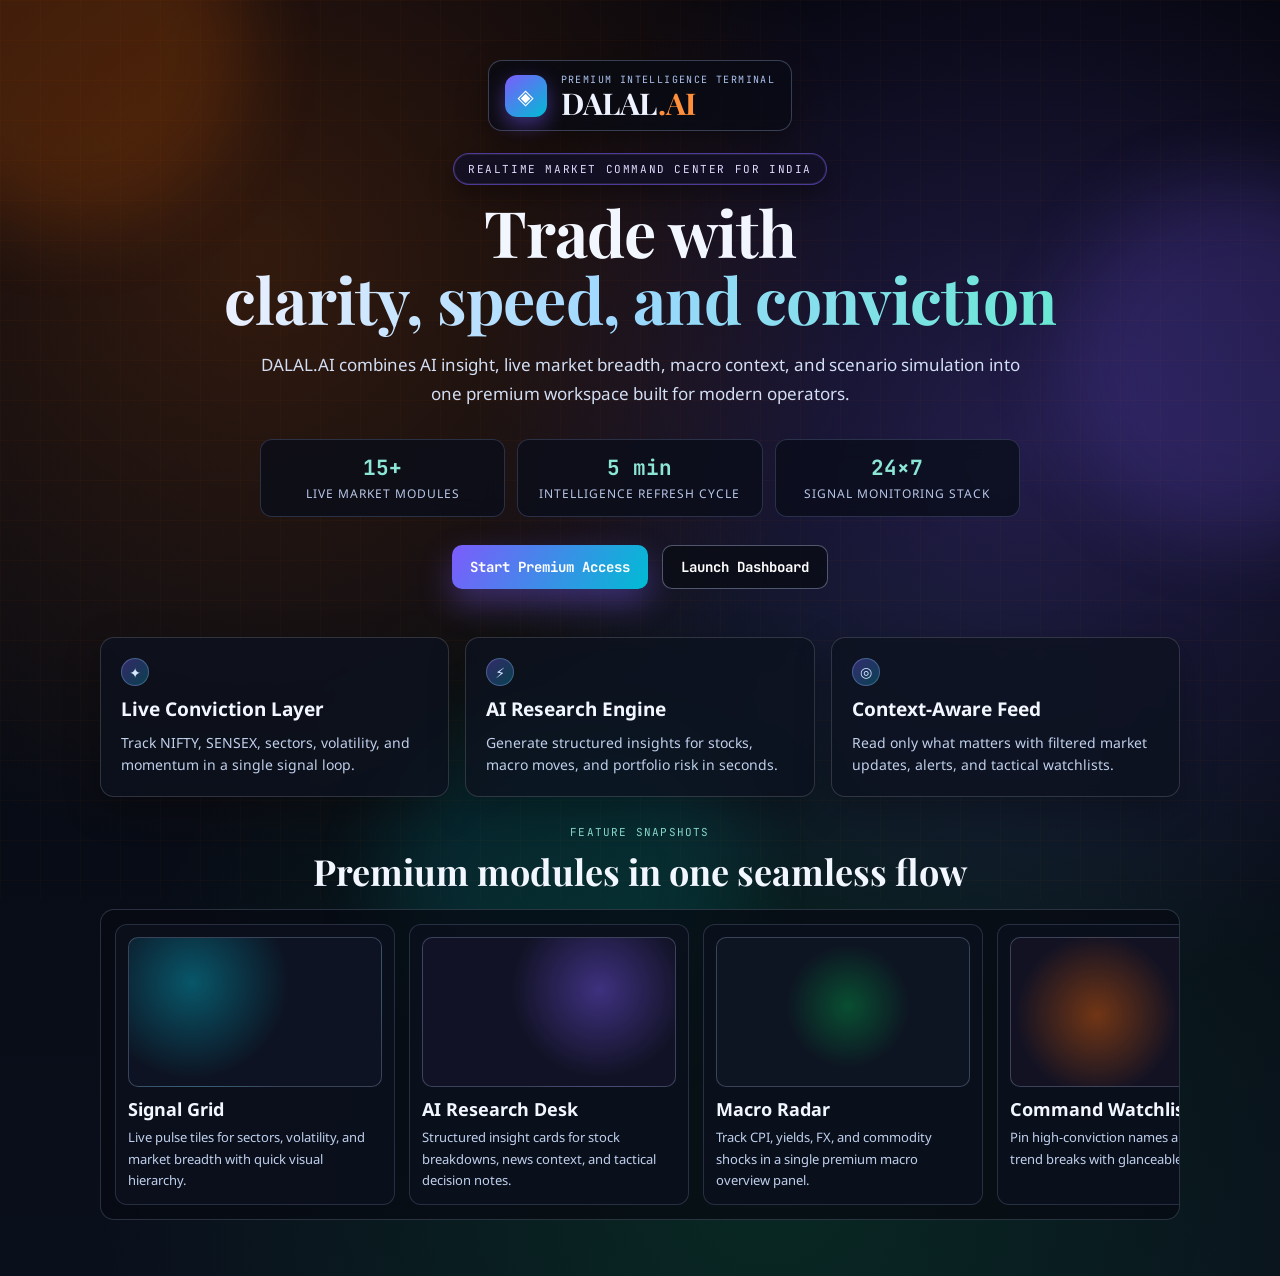
<file: index.html>
<!DOCTYPE html>
<html lang="en">
<head>
  <meta charset="UTF-8">
  <meta name="viewport" content="width=device-width, initial-scale=1.0">
  <title>DALAL.AI | Homepage</title>
  <link rel="preconnect" href="https://fonts.googleapis.com">
  <link href="https://fonts.googleapis.com/css2?family=Playfair+Display:wght@400;700;900&family=JetBrains+Mono:wght@300;400;500&family=Noto+Sans:wght@300;400;600&display=swap" rel="stylesheet">
  <link rel="icon" type="image/svg+xml" href="assets/favicon.svg">
  <link rel="stylesheet" href="assets/css/styles.css">
</head>
<body class="landing-page">
  <div class="landing-orb orb-one" aria-hidden="true"></div>
  <div class="landing-orb orb-two" aria-hidden="true"></div>
  <div class="landing-orb orb-three" aria-hidden="true"></div>
  <main class="landing-shell">
    <section class="landing-brand">
      <div class="brand-logo-mark">◈</div>
      <div>
        <p class="brand-kicker">premium intelligence terminal</p>
        <h2>DALAL<span>.AI</span></h2>
      </div>
    </section>

    <section class="landing-hero">
      <p class="landing-tag">Realtime market command center for India</p>
      <h1>
        Trade with<br>
        <span>clarity, speed, and conviction</span>
      </h1>
      <p class="landing-copy">
        DALAL.AI combines AI insight, live market breadth, macro context, and scenario simulation into one premium workspace built for modern operators.
      </p>
      <div class="hero-kpis">
        <article><h3>15+</h3><p>live market modules</p></article>
        <article><h3>5 min</h3><p>intelligence refresh cycle</p></article>
        <article><h3>24×7</h3><p>signal monitoring stack</p></article>
      </div>
      <div class="landing-actions">
        <a class="landing-btn primary" href="signup/">Start Premium Access</a>
        <a class="landing-btn secondary" href="dashboard/">Launch Dashboard</a>
      </div>
    </section>

    <section class="landing-highlights">
      <div class="highlight-card floating-delay-1"><div class="highlight-icon">✦</div><h3>Live Conviction Layer</h3><p>Track NIFTY, SENSEX, sectors, volatility, and momentum in a single signal loop.</p></div>
      <div class="highlight-card floating-delay-2"><div class="highlight-icon">⚡</div><h3>AI Research Engine</h3><p>Generate structured insights for stocks, macro moves, and portfolio risk in seconds.</p></div>
      <div class="highlight-card floating-delay-3"><div class="highlight-icon">◎</div><h3>Context-Aware Feed</h3><p>Read only what matters with filtered market updates, alerts, and tactical watchlists.</p></div>
    </section>

    <section class="feature-showreel">
      <div class="showreel-head">
        <p>Feature snapshots</p>
        <h2>Premium modules in one seamless flow</h2>
      </div>
      <div class="feature-slider">
        <div class="feature-track">
          <article class="feature-slide"><div class="feature-visual visual-a"></div><h3>Signal Grid</h3><p>Live pulse tiles for sectors, volatility, and market breadth with quick visual hierarchy.</p></article>
          <article class="feature-slide"><div class="feature-visual visual-b"></div><h3>AI Research Desk</h3><p>Structured insight cards for stock breakdowns, news context, and tactical decision notes.</p></article>
          <article class="feature-slide"><div class="feature-visual visual-c"></div><h3>Macro Radar</h3><p>Track CPI, yields, FX, and commodity shocks in a single premium macro overview panel.</p></article>
          <article class="feature-slide"><div class="feature-visual visual-d"></div><h3>Command Watchlist</h3><p>Pin high-conviction names and monitor trend breaks with glanceable state colors.</p></article>
          <article class="feature-slide" aria-hidden="true"><div class="feature-visual visual-a"></div><h3>Signal Grid</h3><p>Live pulse tiles for sectors, volatility, and market breadth with quick visual hierarchy.</p></article>
          <article class="feature-slide" aria-hidden="true"><div class="feature-visual visual-b"></div><h3>AI Research Desk</h3><p>Structured insight cards for stock breakdowns, news context, and tactical decision notes.</p></article>
          <article class="feature-slide" aria-hidden="true"><div class="feature-visual visual-c"></div><h3>Macro Radar</h3><p>Track CPI, yields, FX, and commodity shocks in a single premium macro overview panel.</p></article>
          <article class="feature-slide" aria-hidden="true"><div class="feature-visual visual-d"></div><h3>Command Watchlist</h3><p>Pin high-conviction names and monitor trend breaks with glanceable state colors.</p></article>
        </div>
      </div>
    </section>
  </main>
</body>
</html>
</file>
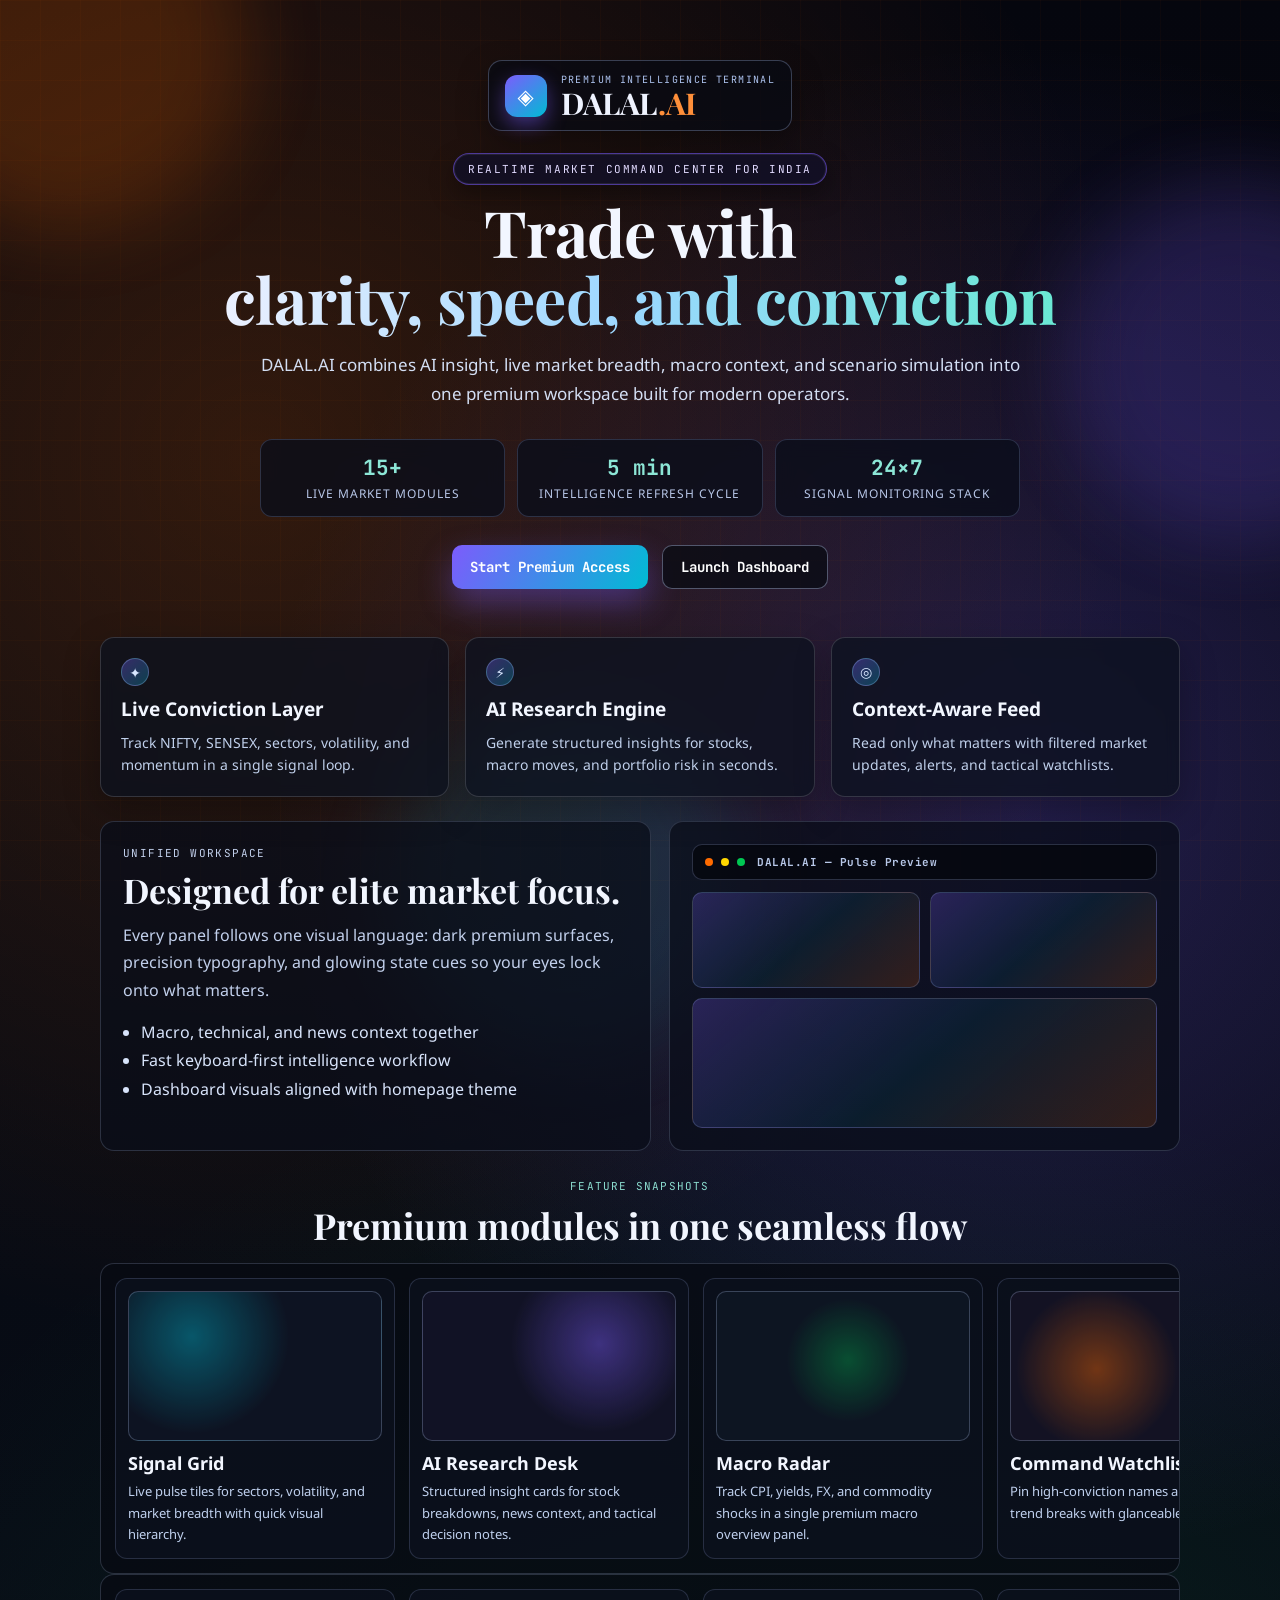
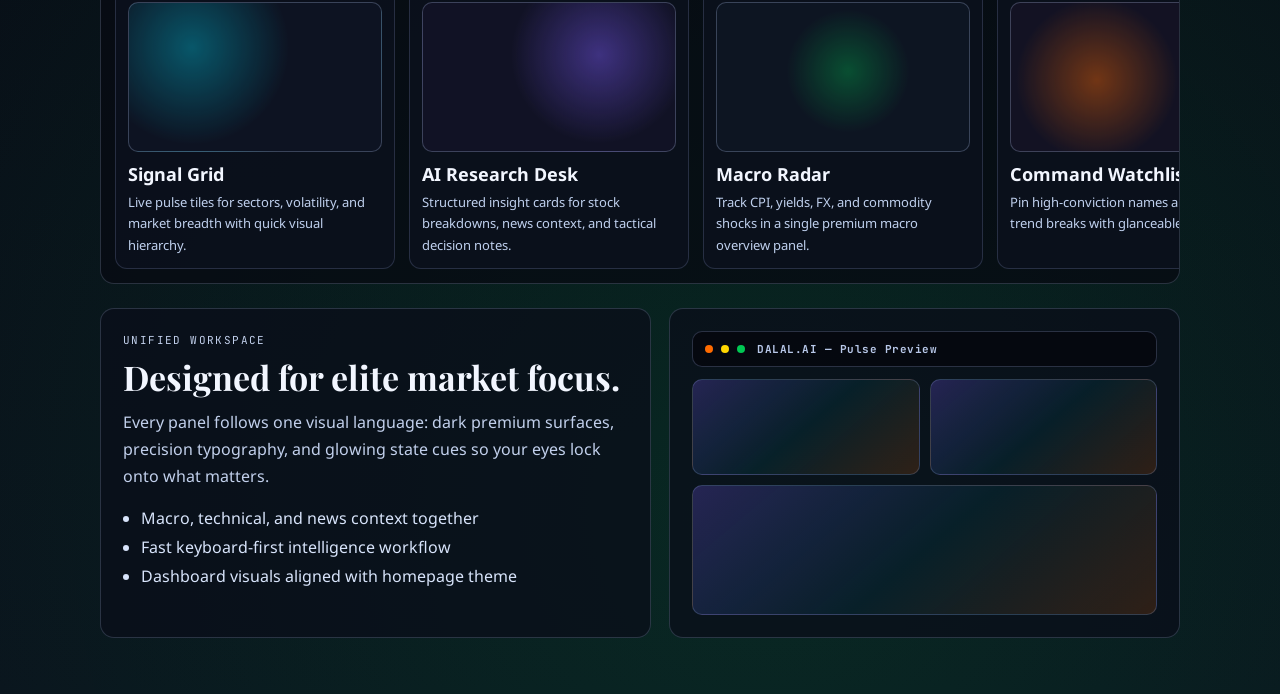
<file: homepage/index.html>
<!DOCTYPE html>
<html lang="en">
<head>
  <meta charset="UTF-8" />
  <meta name="viewport" content="width=device-width, initial-scale=1.0" />
  <title>DALAL.AI | Homepage</title>
  <script>
    (function ensureTrailingSlash() {
      var p = window.location.pathname;
      if (p.endsWith('/homepage')) {
        window.location.replace(p + '/' + window.location.search + window.location.hash);
      }
    })();
  </script>
  <link rel="preconnect" href="https://fonts.googleapis.com">
  <link href="https://fonts.googleapis.com/css2?family=Playfair+Display:wght@400;700;900&family=JetBrains+Mono:wght@300;400;500&family=Noto+Sans:wght@300;400;600&display=swap" rel="stylesheet">
  <link rel="icon" type="image/svg+xml" href="../assets/favicon.svg">
  <link rel="stylesheet" href="../assets/css/styles.css" />
</head>
<body class="landing-page">
  <div class="landing-orb orb-one" aria-hidden="true"></div>
  <div class="landing-orb orb-two" aria-hidden="true"></div>
  <div class="landing-orb orb-three" aria-hidden="true"></div>
  <main class="landing-shell">
    <section class="landing-brand">
      <div class="brand-logo-mark">◈</div>
      <div>
        <p class="brand-kicker">premium intelligence terminal</p>
        <h2>DALAL<span>.AI</span></h2>
      </div>
    </section>

    <section class="landing-hero">
      <p class="landing-tag">Realtime market command center for India</p>
      <h1>
        Trade with<br>
        <span>clarity, speed, and conviction</span>
      </h1>
      <p class="landing-copy">
        DALAL.AI combines AI insight, live market breadth, macro context, and scenario simulation into one premium workspace built for modern operators.
      </p>
      <div class="hero-kpis">
        <article>
          <h3>15+</h3>
          <p>live market modules</p>
        </article>
        <article>
          <h3>5 min</h3>
          <p>intelligence refresh cycle</p>
        </article>
        <article>
          <h3>24×7</h3>
          <p>signal monitoring stack</p>
        </article>
      </div>

      <div class="landing-actions">
        <a class="landing-btn primary" href="../signup/">Start Premium Access</a>
        <a class="landing-btn secondary" href="../dashboard/">Launch Dashboard</a>
      </div>
    </section>

    <section class="landing-highlights">
      <div class="highlight-card floating-delay-1">
        <div class="highlight-icon">✦</div>
        <h3>Live Conviction Layer</h3>
        <p>Track NIFTY, SENSEX, sectors, volatility, and momentum in a single signal loop.</p>
      </div>
      <div class="highlight-card floating-delay-2">
        <div class="highlight-icon">⚡</div>
        <h3>AI Research Engine</h3>
        <p>Generate structured insights for stocks, macro moves, and portfolio risk in seconds.</p>
      </div>
      <div class="highlight-card floating-delay-3">
        <div class="highlight-icon">◎</div>
        <h3>Context-Aware Feed</h3>
        <p>Read only what matters with filtered market updates, alerts, and tactical watchlists.</p>
      </div>
    </section>

    <section class="landing-showcase">
      <article class="showcase-panel">
        <p class="showcase-label">Unified workspace</p>
        <h2>Designed for elite market focus.</h2>
        <p>
          Every panel follows one visual language: dark premium surfaces, precision typography, and glowing state cues so your eyes lock onto what matters.
        </p>
        <ul>
          <li>Macro, technical, and news context together</li>
          <li>Fast keyboard-first intelligence workflow</li>
          <li>Dashboard visuals aligned with homepage theme</li>
        </ul>
      </article>
      <article class="showcase-panel mock-shell">
        <div class="mock-topbar">
          <span></span><span></span><span></span>
          <b>DALAL.AI — Pulse Preview</b>
        </div>
        <div class="mock-grid">
          <div class="mock-card"></div>
          <div class="mock-card"></div>
          <div class="mock-card large"></div>
        </div>
      </article>
    </section>

    <section class="feature-showreel">
      <div class="showreel-head">
        <p>Feature snapshots</p>
        <h2>Premium modules in one seamless flow</h2>
      </div>

      <div class="feature-slider">
        <div class="feature-track">
          <article class="feature-slide">
            <div class="feature-visual visual-a"></div>
            <h3>Signal Grid</h3>
            <p>Live pulse tiles for sectors, volatility, and market breadth with quick visual hierarchy.</p>
          </article>
          <article class="feature-slide">
            <div class="feature-visual visual-b"></div>
            <h3>AI Research Desk</h3>
            <p>Structured insight cards for stock breakdowns, news context, and tactical decision notes.</p>
          </article>
          <article class="feature-slide">
            <div class="feature-visual visual-c"></div>
            <h3>Macro Radar</h3>
            <p>Track CPI, yields, FX, and commodity shocks in a single premium macro overview panel.</p>
          </article>
          <article class="feature-slide">
            <div class="feature-visual visual-d"></div>
            <h3>Command Watchlist</h3>
            <p>Pin high-conviction names and monitor trend breaks with glanceable state colors.</p>
          </article>

          <article class="feature-slide" aria-hidden="true">
            <div class="feature-visual visual-a"></div>
            <h3>Signal Grid</h3>
            <p>Live pulse tiles for sectors, volatility, and market breadth with quick visual hierarchy.</p>
          </article>
          <article class="feature-slide" aria-hidden="true">
            <div class="feature-visual visual-b"></div>
            <h3>AI Research Desk</h3>
            <p>Structured insight cards for stock breakdowns, news context, and tactical decision notes.</p>
          </article>
          <article class="feature-slide" aria-hidden="true">
            <div class="feature-visual visual-c"></div>
            <h3>Macro Radar</h3>
            <p>Track CPI, yields, FX, and commodity shocks in a single premium macro overview panel.</p>
          </article>
          <article class="feature-slide" aria-hidden="true">
            <div class="feature-visual visual-d"></div>
            <h3>Command Watchlist</h3>
            <p>Pin high-conviction names and monitor trend breaks with glanceable state colors.</p>
          </article>
        </div>
      </div>

      <div class="feature-slider">
        <div class="feature-track">
          <article class="feature-slide">
            <div class="feature-visual visual-a"></div>
            <h3>Signal Grid</h3>
            <p>Live pulse tiles for sectors, volatility, and market breadth with quick visual hierarchy.</p>
          </article>
          <article class="feature-slide">
            <div class="feature-visual visual-b"></div>
            <h3>AI Research Desk</h3>
            <p>Structured insight cards for stock breakdowns, news context, and tactical decision notes.</p>
          </article>
          <article class="feature-slide">
            <div class="feature-visual visual-c"></div>
            <h3>Macro Radar</h3>
            <p>Track CPI, yields, FX, and commodity shocks in a single premium macro overview panel.</p>
          </article>
          <article class="feature-slide">
            <div class="feature-visual visual-d"></div>
            <h3>Command Watchlist</h3>
            <p>Pin high-conviction names and monitor trend breaks with glanceable state colors.</p>
          </article>

          <article class="feature-slide" aria-hidden="true">
            <div class="feature-visual visual-a"></div>
            <h3>Signal Grid</h3>
            <p>Live pulse tiles for sectors, volatility, and market breadth with quick visual hierarchy.</p>
          </article>
          <article class="feature-slide" aria-hidden="true">
            <div class="feature-visual visual-b"></div>
            <h3>AI Research Desk</h3>
            <p>Structured insight cards for stock breakdowns, news context, and tactical decision notes.</p>
          </article>
          <article class="feature-slide" aria-hidden="true">
            <div class="feature-visual visual-c"></div>
            <h3>Macro Radar</h3>
            <p>Track CPI, yields, FX, and commodity shocks in a single premium macro overview panel.</p>
          </article>
          <article class="feature-slide" aria-hidden="true">
            <div class="feature-visual visual-d"></div>
            <h3>Command Watchlist</h3>
            <p>Pin high-conviction names and monitor trend breaks with glanceable state colors.</p>
          </article>
        </div>
      </div>
    </section>

    <section class="landing-showcase">
      <article class="showcase-panel">
        <p class="showcase-label">Unified workspace</p>
        <h2>Designed for elite market focus.</h2>
        <p>
          Every panel follows one visual language: dark premium surfaces, precision typography, and glowing state cues so your eyes lock onto what matters.
        </p>
        <ul>
          <li>Macro, technical, and news context together</li>
          <li>Fast keyboard-first intelligence workflow</li>
          <li>Dashboard visuals aligned with homepage theme</li>
        </ul>
      </article>
      <article class="showcase-panel mock-shell">
        <div class="mock-topbar">
          <span></span><span></span><span></span>
          <b>DALAL.AI — Pulse Preview</b>
        </div>
        <div class="mock-grid">
          <div class="mock-card"></div>
          <div class="mock-card"></div>
          <div class="mock-card large"></div>
        </div>
      </article>
    </section>
  </main>
</body>
</html>
</file>
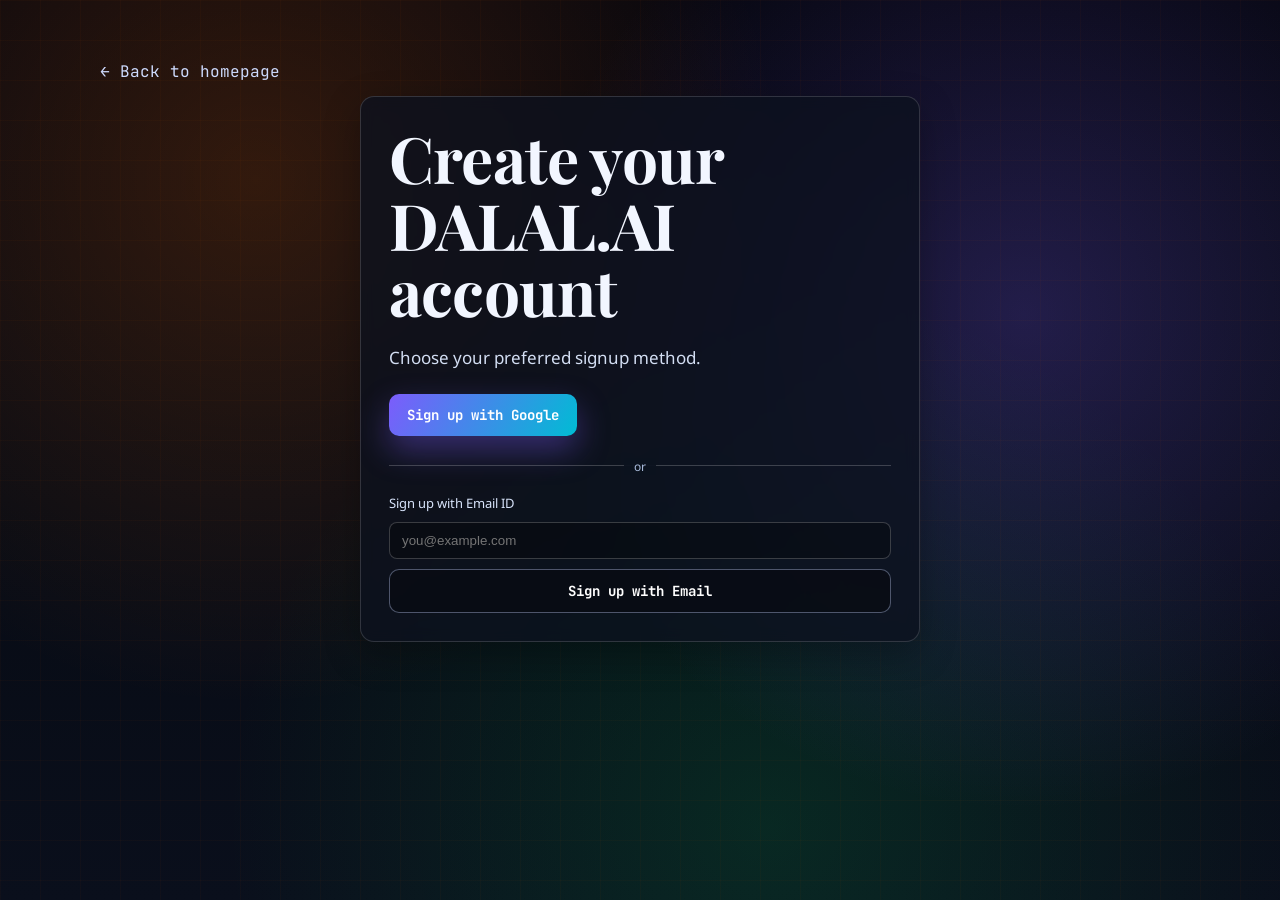
<file: signup/index.html>
<!DOCTYPE html>
<html lang="en">
<head>
  <meta charset="UTF-8" />
  <meta name="viewport" content="width=device-width, initial-scale=1.0" />
  <title>DALAL.AI | Sign Up</title>
  <script>
    (function ensureTrailingSlash() {
      var p = window.location.pathname;
      if (p.endsWith('/signup')) {
        window.location.replace(p + '/' + window.location.search + window.location.hash);
      }
    })();
  </script>
  <link rel="preconnect" href="https://fonts.googleapis.com">
  <link href="https://fonts.googleapis.com/css2?family=Playfair+Display:wght@400;700;900&family=JetBrains+Mono:wght@300;400;500&family=Noto+Sans:wght@300;400;600&display=swap" rel="stylesheet">
  <link rel="icon" type="image/svg+xml" href="../assets/favicon.svg">
  <link rel="stylesheet" href="../assets/css/styles.css" />
</head>
<body class="signup-page">
  <main class="signup-shell">
    <a class="back-link" href="../homepage/">← Back to homepage</a>
    <section class="signup-card">
      <h1>Create your DALAL.AI account</h1>
      <p>Choose your preferred signup method.</p>

      <div class="signup-options">
        <button class="landing-btn primary" onclick="window.location.href='../dashboard/'">Sign up with Google</button>

        <div class="divider"><span>or</span></div>

        <form class="email-signup" onsubmit="event.preventDefault(); window.location.href='../dashboard/';">
          <label for="email">Sign up with Email ID</label>
          <input id="email" type="email" placeholder="you@example.com" required />
          <button class="landing-btn secondary" type="submit">Sign up with Email</button>
        </form>
      </div>
    </section>
  </main>
</body>
</html>
</file>
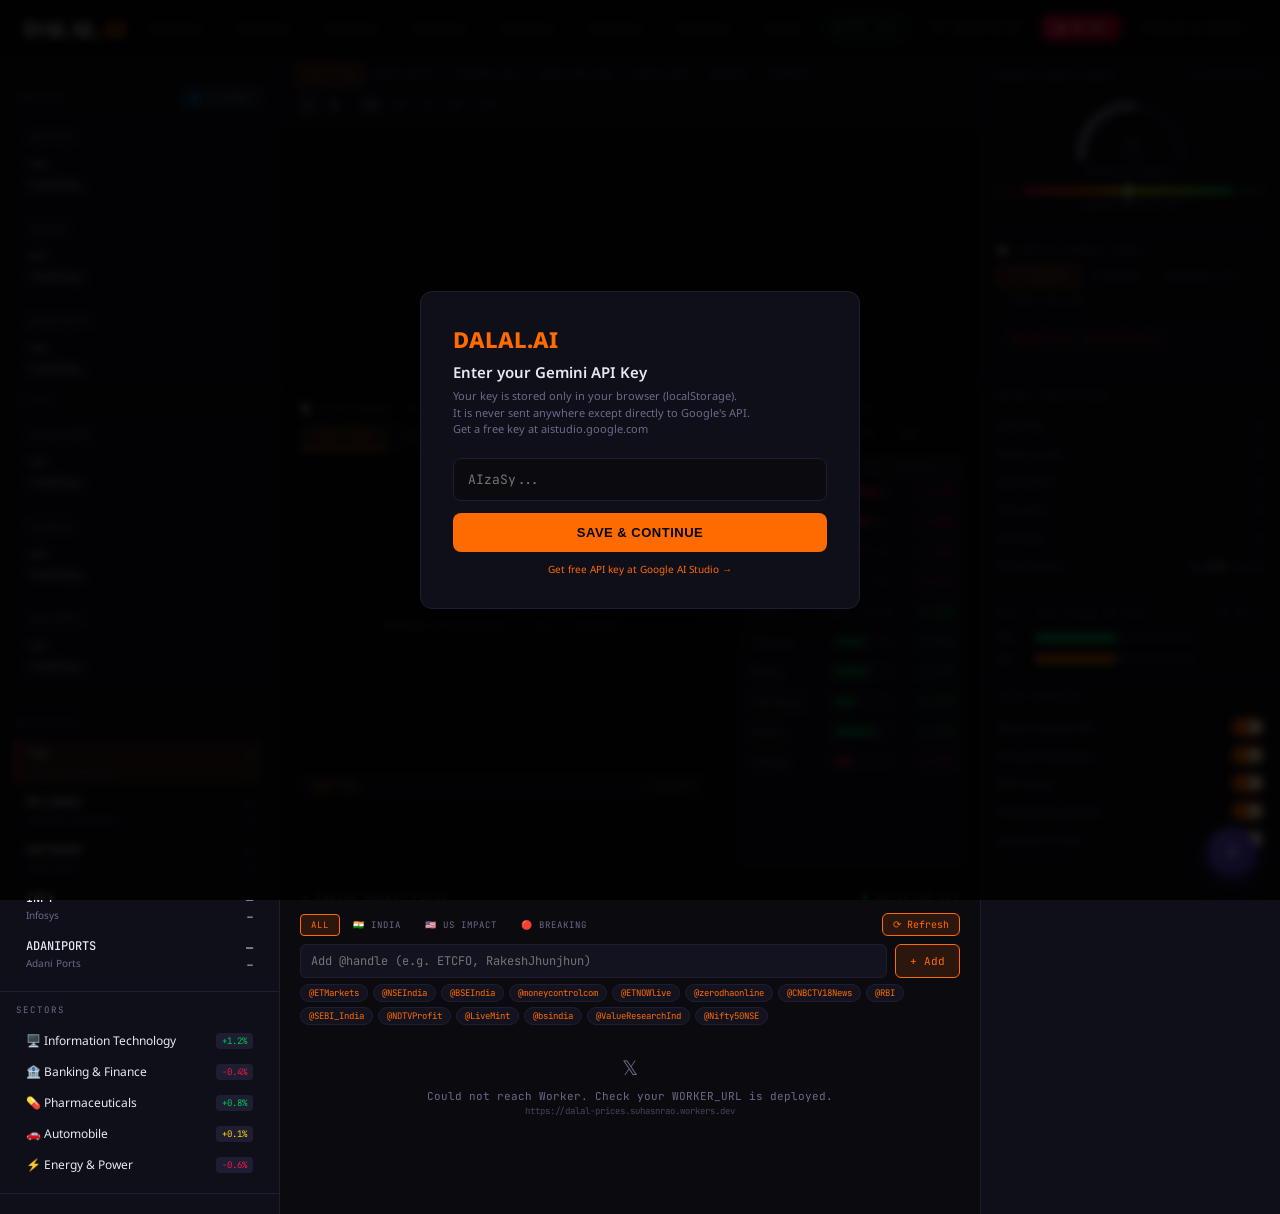
<file: master.html>
<!DOCTYPE html>
<html lang="en">
<head>
<meta charset="UTF-8">
<meta name="viewport" content="width=device-width, initial-scale=1.0">
<title>DALAL.AI — Indian Stock Intelligence</title>
<link rel="preconnect" href="https://fonts.googleapis.com">
<link href="https://fonts.googleapis.com/css2?family=Playfair+Display:wght@400;700;900&family=JetBrains+Mono:wght@300;400;500&family=Noto+Sans:wght@300;400;600&display=swap" rel="stylesheet">
<style>
  :root {
    --saffron: #FF6B00;
    --saffron-dim: #FF6B0022;
    --green: #00C853;
    --green-dim: #00C85320;
    --red: #FF1744;
    --red-dim: #FF174420;
    --gold: #FFD700;
    --ink: #0A0A0F;
    --surface: #0F0F1A;
    --panel: #13131F;
    --border: #1E1E32;
    --text: #E8E8F0;
    --muted: #6B6B8A;
    --accent: #FF6B00;
  }

  * { box-sizing: border-box; margin: 0; padding: 0; }

  body {
    background: var(--ink);
    color: var(--text);
    font-family: 'Noto Sans', sans-serif;
    min-height: 100vh;
    overflow-x: hidden;
  }

  /* Grid noise texture overlay */
  body::before {
    content: '';
    position: fixed;
    inset: 0;
    background-image: 
      linear-gradient(rgba(255,107,0,0.03) 1px, transparent 1px),
      linear-gradient(90deg, rgba(255,107,0,0.03) 1px, transparent 1px);
    background-size: 40px 40px;
    pointer-events: none;
    z-index: 0;
  }

  /* ── HEADER ── */
  header {
    position: sticky;
    top: 0;
    z-index: 100;
    background: rgba(10,10,15,0.92);
    backdrop-filter: blur(20px);
    border-bottom: 1px solid var(--border);
    padding: 0 24px;
    display: flex;
    align-items: center;
    gap: 24px;
    height: 56px;
  }

  .logo {
    font-family: 'Playfair Display', serif;
    font-size: 22px;
    font-weight: 900;
    letter-spacing: -0.5px;
    color: var(--text);
    white-space: nowrap;
  }

  .logo span { color: var(--saffron); }

  .ticker-bar {
    flex: 1;
    overflow: hidden;
    position: relative;
  }

  .ticker-inner {
    display: flex;
    gap: 32px;
    animation: ticker 40s linear infinite;
    white-space: nowrap;
  }

  @keyframes ticker {
    0% { transform: translateX(0); }
    100% { transform: translateX(-50%); }
  }

  .tick-item {
    font-family: 'JetBrains Mono', monospace;
    font-size: 11px;
    display: flex;
    gap: 8px;
    align-items: center;
  }

  .tick-name { color: var(--muted); }
  .tick-price { color: var(--text); }
  .tick-up { color: var(--green); }
  .tick-down { color: var(--red); }

  .header-right {
    display: flex;
    align-items: center;
    gap: 12px;
    flex-shrink: 0;
  }

  .data-pill {
    font-family: 'JetBrains Mono', monospace;
    font-size: 10px;
    padding: 4px 10px;
    border-radius: 20px;
    border: 1px solid var(--border);
    color: var(--muted);
    white-space: nowrap;
  }

  .data-pill.live { border-color: var(--green); color: var(--green); }
  .data-pill.live::before { content: '● '; animation: blink 1.5s infinite; }
  @keyframes blink { 50% { opacity: 0.2; } }

  @keyframes mktPulse {
    0%, 100% { box-shadow: 0 0 6px rgba(0,200,83,0.35); }
    50%       { box-shadow: 0 0 14px rgba(0,200,83,0.7); }
  }

  /* ── MAIN LAYOUT ── */
  .container {
    display: grid;
    grid-template-columns: 280px 1fr 300px;
    grid-template-rows: auto 1fr;
    min-height: calc(100vh - 56px);
    position: relative;
    z-index: 1;
  }

  /* ── LEFT SIDEBAR ── */
  .sidebar-left {
    border-right: 1px solid var(--border);
    padding: 20px 0;
    display: flex;
    flex-direction: column;
    gap: 0;
    background: var(--surface);
  }

  .sidebar-section {
    padding: 12px 16px;
    border-bottom: 1px solid var(--border);
  }

  .sidebar-label {
    font-family: 'JetBrains Mono', monospace;
    font-size: 9px;
    letter-spacing: 2px;
    color: var(--muted);
    text-transform: uppercase;
    margin-bottom: 10px;
  }

  .watchlist-item {
    display: flex;
    align-items: center;
    justify-content: space-between;
    padding: 7px 10px;
    border-radius: 6px;
    cursor: pointer;
    transition: background 0.15s;
    margin-bottom: 2px;
  }

  .watchlist-item:hover { background: var(--border); }
  .watchlist-item.active { background: var(--saffron-dim); border-left: 2px solid var(--saffron); }

  .wl-left { display: flex; flex-direction: column; gap: 2px; }
  .wl-symbol { font-family: 'JetBrains Mono', monospace; font-size: 12px; font-weight: 500; }
  .wl-name { font-size: 10px; color: var(--muted); }
  .wl-right { text-align: right; }
  .wl-price { font-family: 'JetBrains Mono', monospace; font-size: 12px; }
  .wl-change { font-family: 'JetBrains Mono', monospace; font-size: 10px; }

  .sector-btn {
    display: flex;
    align-items: center;
    justify-content: space-between;
    padding: 6px 10px;
    border-radius: 6px;
    cursor: pointer;
    font-size: 12px;
    color: var(--text);
    transition: background 0.15s;
    margin-bottom: 2px;
  }

  .sector-btn:hover { background: var(--border); }

  .sector-badge {
    font-family: 'JetBrains Mono', monospace;
    font-size: 9px;
    padding: 2px 6px;
    border-radius: 4px;
    background: var(--border);
    color: var(--muted);
  }

  .index-card {
    background: var(--panel);
    border: 1px solid var(--border);
    border-radius: 8px;
    padding: 10px 12px;
    margin-bottom: 8px;
  }

  .index-name { font-size: 11px; color: var(--muted); margin-bottom: 4px; }

  .index-val {
    font-family: 'Playfair Display', serif;
    font-size: 20px;
    font-weight: 700;
    letter-spacing: -0.5px;
  }

  .index-chg { font-family: 'JetBrains Mono', monospace; font-size: 11px; margin-top: 2px; }

  /* ── MAIN CONTENT ── */
  .main-content {
    display: flex;
    flex-direction: column;
    background: var(--ink);
    position: relative;
  }

  /* SEARCH BAR */
  .search-zone {
    padding: 20px 24px 16px;
    border-bottom: 1px solid var(--border);
    background: var(--surface);
  }

  .search-wrapper {
    position: relative;
    display: flex;
    align-items: center;
    gap: 12px;
  }

  .search-icon {
    position: absolute;
    left: 16px;
    font-size: 16px;
    color: var(--saffron);
    z-index: 2;
  }

  #searchInput {
    width: 100%;
    background: var(--panel);
    border: 1px solid var(--border);
    border-radius: 10px;
    padding: 14px 16px 14px 44px;
    color: var(--text);
    font-size: 15px;
    font-family: 'Noto Sans', sans-serif;
    outline: none;
    transition: border-color 0.2s, box-shadow 0.2s;
  }

  #searchInput:focus {
    border-color: var(--saffron);
    box-shadow: 0 0 0 3px var(--saffron-dim);
  }

  #searchInput::placeholder { color: var(--muted); }

  .search-hint {
    font-size: 11px;
    color: var(--muted);
    font-family: 'JetBrains Mono', monospace;
    margin-top: 8px;
    display: flex;
    gap: 16px;
    flex-wrap: wrap;
  }

  .hint-chip {
    background: var(--border);
    padding: 3px 8px;
    border-radius: 4px;
    cursor: pointer;
    transition: color 0.15s;
  }

  .hint-chip:hover { color: var(--saffron); }

  /* DATA SOURCE BAR */
  .data-sources {
    display: flex;
    gap: 8px;
    padding: 10px 24px;
    border-bottom: 1px solid var(--border);
    background: var(--surface);
    flex-wrap: wrap;
  }

  .source-tag {
    font-family: 'JetBrains Mono', monospace;
    font-size: 9px;
    letter-spacing: 1px;
    padding: 4px 10px;
    border-radius: 4px;
    border: 1px solid;
    text-transform: uppercase;
    transition: all 0.15s;
    cursor: pointer;
  }

  .source-tag.active { background: rgba(255,107,0,0.15); border-color: var(--saffron); color: var(--saffron); }
  .source-tag.inactive { border-color: var(--border); color: var(--muted); }
  .source-tag.inactive:hover { border-color: var(--muted); color: var(--text); }

  /* RESULTS AREA */
  .results-area {
    flex: 1;
    padding: 24px;
    overflow-y: auto;
  }

  /* WELCOME STATE */
  .welcome-state {
    display: flex;
    flex-direction: column;
    align-items: center;
    justify-content: center;
    height: 100%;
    min-height: 400px;
    text-align: center;
    gap: 20px;
  }

  .welcome-emblem {
    width: 80px;
    height: 80px;
    border-radius: 50%;
    border: 2px solid var(--saffron);
    display: flex;
    align-items: center;
    justify-content: center;
    font-size: 32px;
    animation: pulse-ring 3s infinite;
  }

  @keyframes pulse-ring {
    0%, 100% { box-shadow: 0 0 0 0 rgba(255,107,0,0.4); }
    50% { box-shadow: 0 0 0 20px rgba(255,107,0,0); }
  }

  .welcome-title {
    font-family: 'Playfair Display', serif;
    font-size: 28px;
    font-weight: 700;
    letter-spacing: -0.5px;
  }

  .welcome-sub { color: var(--muted); max-width: 480px; line-height: 1.6; font-size: 14px; }

  .example-queries {
    display: grid;
    grid-template-columns: 1fr 1fr;
    gap: 10px;
    margin-top: 8px;
    max-width: 600px;
    width: 100%;
  }

  .eq-card {
    background: var(--panel);
    border: 1px solid var(--border);
    border-radius: 8px;
    padding: 12px 14px;
    text-align: left;
    cursor: pointer;
    transition: all 0.2s;
    font-size: 13px;
  }

  .eq-card:hover { border-color: var(--saffron); background: var(--saffron-dim); }
  .eq-card .eq-icon { font-size: 18px; margin-bottom: 6px; }
  .eq-card .eq-text { color: var(--muted); font-size: 11px; margin-top: 4px; }

  /* LOADING STATE */
  .loading-state {
    display: none;
    flex-direction: column;
    gap: 20px;
  }

  .loading-state.show { display: flex; }

  .agent-thinking {
    background: var(--panel);
    border: 1px solid var(--border);
    border-radius: 12px;
    padding: 20px;
  }

  .think-header {
    display: flex;
    align-items: center;
    gap: 12px;
    margin-bottom: 16px;
  }

  .think-icon { font-size: 20px; animation: spin 2s linear infinite; }
  @keyframes spin { to { transform: rotate(360deg); } }

  .think-label {
    font-family: 'JetBrains Mono', monospace;
    font-size: 12px;
    color: var(--saffron);
    letter-spacing: 1px;
  }

  .think-steps { display: flex; flex-direction: column; gap: 8px; }

  .think-step {
    display: flex;
    align-items: center;
    gap: 10px;
    font-size: 12px;
    color: var(--muted);
    opacity: 0;
    transform: translateX(-10px);
    transition: all 0.4s;
  }

  .think-step.done { opacity: 1; transform: translateX(0); color: var(--text); }
  .think-step.active { opacity: 1; transform: translateX(0); color: var(--saffron); }

  .step-dot {
    width: 6px;
    height: 6px;
    border-radius: 50%;
    background: var(--muted);
    flex-shrink: 0;
  }

  .think-step.done .step-dot { background: var(--green); }
  .think-step.active .step-dot { background: var(--saffron); animation: blink 0.8s infinite; }

  /* RESULT SECTIONS */
  .result-container { display: flex; flex-direction: column; gap: 20px; }

  .company-hero {
    background: linear-gradient(135deg, var(--panel) 0%, rgba(255,107,0,0.05) 100%);
    border: 1px solid var(--border);
    border-radius: 14px;
    padding: 24px;
    position: relative;
    overflow: hidden;
  }

  .company-hero::before {
    content: '';
    position: absolute;
    top: -40px;
    right: -40px;
    width: 200px;
    height: 200px;
    border-radius: 50%;
    background: radial-gradient(circle, rgba(255,107,0,0.08) 0%, transparent 70%);
  }

  .ch-top {
    display: flex;
    align-items: flex-start;
    justify-content: space-between;
    margin-bottom: 20px;
  }

  .ch-name {
    font-family: 'Playfair Display', serif;
    font-size: 28px;
    font-weight: 900;
    letter-spacing: -1px;
    line-height: 1;
  }

  .ch-meta { display: flex; gap: 8px; margin-top: 8px; flex-wrap: wrap; }

  .ch-badge {
    font-family: 'JetBrains Mono', monospace;
    font-size: 9px;
    padding: 3px 8px;
    border-radius: 4px;
    letter-spacing: 1px;
    text-transform: uppercase;
  }

  .ch-badge.sector { background: rgba(255,215,0,0.15); color: var(--gold); border: 1px solid rgba(255,215,0,0.3); }
  .ch-badge.exchange { background: rgba(0,200,83,0.1); color: var(--green); border: 1px solid rgba(0,200,83,0.3); }
  .ch-badge.index { background: rgba(255,107,0,0.1); color: var(--saffron); border: 1px solid var(--saffron); }

  .ch-price-block { text-align: right; }
  .ch-price { font-family: 'Playfair Display', serif; font-size: 36px; font-weight: 700; letter-spacing: -1px; }
  .ch-change { font-family: 'JetBrains Mono', monospace; font-size: 14px; margin-top: 4px; }

  .ch-stats {
    display: grid;
    grid-template-columns: repeat(4, 1fr);
    gap: 12px;
  }

  .ch-stat { }
  .ch-stat-label { font-size: 10px; color: var(--muted); font-family: 'JetBrains Mono', monospace; margin-bottom: 4px; }
  .ch-stat-val { font-family: 'JetBrains Mono', monospace; font-size: 13px; font-weight: 500; }

  /* SECTION CARDS */
  .section-card {
    background: var(--panel);
    border: 1px solid var(--border);
    border-radius: 12px;
    overflow: hidden;
  }

  .sc-header {
    display: flex;
    align-items: center;
    justify-content: space-between;
    padding: 14px 18px;
    border-bottom: 1px solid var(--border);
    background: rgba(255,255,255,0.02);
  }

  .sc-title {
    display: flex;
    align-items: center;
    gap: 10px;
    font-size: 13px;
    font-weight: 600;
    letter-spacing: 0.3px;
  }

  .sc-icon {
    width: 28px;
    height: 28px;
    border-radius: 6px;
    display: flex;
    align-items: center;
    justify-content: center;
    font-size: 14px;
  }

  .sc-icon.orange { background: var(--saffron-dim); }
  .sc-icon.green { background: var(--green-dim); }
  .sc-icon.red { background: var(--red-dim); }
  .sc-icon.gold { background: rgba(255,215,0,0.1); }

  .sc-body { padding: 18px; }

  /* FINANCIAL TABLE */
  .fin-table { width: 100%; border-collapse: collapse; font-size: 12px; }

  .fin-table th {
    text-align: left;
    padding: 6px 10px;
    font-family: 'JetBrains Mono', monospace;
    font-size: 9px;
    letter-spacing: 1px;
    text-transform: uppercase;
    color: var(--muted);
    border-bottom: 1px solid var(--border);
  }

  .fin-table td {
    padding: 8px 10px;
    border-bottom: 1px solid rgba(30,30,50,0.5);
    font-family: 'JetBrains Mono', monospace;
    font-size: 12px;
  }

  .fin-table tr:last-child td { border-bottom: none; }
  .fin-table tr:hover td { background: rgba(255,255,255,0.02); }
  .fin-table .positive { color: var(--green); }
  .fin-table .negative { color: var(--red); }
  .fin-table .metric { color: var(--muted); font-size: 11px; }

  /* COMPETITOR COMPARISON */
  .comp-grid {
    display: grid;
    grid-template-columns: 1fr repeat(4, 1fr);
    gap: 1px;
    background: var(--border);
    border-radius: 8px;
    overflow: hidden;
  }

  .cg-cell {
    background: var(--panel);
    padding: 10px 12px;
    font-family: 'JetBrains Mono', monospace;
    font-size: 11px;
  }

  .cg-cell.header { background: rgba(255,107,0,0.08); color: var(--saffron); font-size: 10px; letter-spacing: 1px; }
  .cg-cell.highlight { background: rgba(255,107,0,0.05); border-left: 2px solid var(--saffron); }
  .cg-cell.row-label { color: var(--muted); font-size: 10px; }

  /* RISK GAUGES */
  .risk-grid { display: grid; grid-template-columns: 1fr 1fr; gap: 12px; }

  .risk-item { }
  .risk-label { font-size: 11px; color: var(--muted); margin-bottom: 6px; font-family: 'JetBrains Mono', monospace; }
  .risk-bar-bg { height: 6px; background: var(--border); border-radius: 3px; overflow: hidden; }
  .risk-bar { height: 100%; border-radius: 3px; transition: width 1s ease; }
  .risk-val { font-family: 'JetBrains Mono', monospace; font-size: 11px; margin-top: 4px; }

  /* SIGNAL TAGS */
  .signal-list { display: flex; flex-direction: column; gap: 8px; }

  .signal-item {
    display: flex;
    align-items: flex-start;
    gap: 12px;
    padding: 10px 12px;
    background: var(--ink);
    border-radius: 8px;
    border-left: 3px solid;
  }

  .signal-item.bullish { border-color: var(--green); }
  .signal-item.bearish { border-color: var(--red); }
  .signal-item.neutral { border-color: var(--gold); }
  .signal-item.macro { border-color: #7C5CFC; }

  .sig-badge {
    font-family: 'JetBrains Mono', monospace;
    font-size: 8px;
    letter-spacing: 1px;
    padding: 3px 6px;
    border-radius: 3px;
    text-transform: uppercase;
    flex-shrink: 0;
    margin-top: 1px;
  }

  .bullish .sig-badge { background: var(--green-dim); color: var(--green); }
  .bearish .sig-badge { background: var(--red-dim); color: var(--red); }
  .neutral .sig-badge { background: rgba(255,215,0,0.1); color: var(--gold); }
  .macro .sig-badge { background: rgba(124,92,252,0.1); color: #7C5CFC; }

  .sig-text { font-size: 12px; line-height: 1.5; }

  /* CONCALL SECTION */
  .concall-quote {
    background: var(--ink);
    border-radius: 8px;
    padding: 14px 16px;
    margin-bottom: 10px;
    border-left: 3px solid var(--gold);
    position: relative;
  }

  .cq-speaker { font-family: 'JetBrains Mono', monospace; font-size: 10px; color: var(--gold); margin-bottom: 6px; }
  .cq-text { font-size: 13px; line-height: 1.6; color: var(--text); font-style: italic; }
  .cq-meta { font-size: 10px; color: var(--muted); margin-top: 6px; font-family: 'JetBrains Mono', monospace; }

  /* TECHNICAL CHART PLACEHOLDER */
  .mini-chart {
    height: 80px;
    background: var(--ink);
    border-radius: 6px;
    display: flex;
    align-items: flex-end;
    padding: 8px;
    gap: 2px;
    overflow: hidden;
  }

  .chart-bar {
    flex: 1;
    border-radius: 2px 2px 0 0;
    opacity: 0.7;
    transition: opacity 0.2s;
  }

  .chart-bar:hover { opacity: 1; }

  /* ── RIGHT SIDEBAR ── */
  .sidebar-right {
    border-left: 1px solid var(--border);
    background: var(--surface);
    display: flex;
    flex-direction: column;
    overflow-y: auto;
  }

  .panel-block {
    padding: 14px 16px;
    border-bottom: 1px solid var(--border);
  }

  .pb-label {
    font-family: 'JetBrains Mono', monospace;
    font-size: 9px;
    letter-spacing: 2px;
    color: var(--muted);
    text-transform: uppercase;
    margin-bottom: 10px;
  }

  .news-item {
    padding: 8px 0;
    border-bottom: 1px solid rgba(30,30,50,0.5);
    cursor: pointer;
  }

  .news-item:last-child { border-bottom: none; }

  .ni-source {
    font-family: 'JetBrains Mono', monospace;
    font-size: 9px;
    color: var(--saffron);
    letter-spacing: 1px;
    text-transform: uppercase;
    margin-bottom: 3px;
  }

  .ni-title { font-size: 11px; line-height: 1.4; color: var(--text); }
  .ni-time { font-family: 'JetBrains Mono', monospace; font-size: 9px; color: var(--muted); margin-top: 3px; }

  .macro-row {
    display: flex;
    justify-content: space-between;
    align-items: center;
    padding: 6px 0;
    font-size: 12px;
    border-bottom: 1px solid rgba(30,30,50,0.3);
  }

  .macro-row:last-child { border-bottom: none; }
  .macro-key { color: var(--muted); font-size: 11px; }
  .macro-val { font-family: 'JetBrains Mono', monospace; font-size: 11px; }

  .fii-bar-wrap { display: flex; flex-direction: column; gap: 6px; }

  .fii-row { display: flex; align-items: center; gap: 8px; }
  .fii-label { font-size: 11px; color: var(--muted); width: 30px; flex-shrink: 0; }
  .fii-bar-bg { flex: 1; height: 8px; background: var(--border); border-radius: 4px; overflow: hidden; }
  .fii-bar { height: 100%; border-radius: 4px; }
  .fii-val { font-family: 'JetBrains Mono', monospace; font-size: 10px; width: 60px; text-align: right; flex-shrink: 0; }

  /* KEY SETTINGS CONFIG */
  .config-section {
    padding: 10px 16px;
    border-bottom: 1px solid var(--border);
  }

  .config-row {
    display: flex;
    justify-content: space-between;
    align-items: center;
    padding: 5px 0;
    font-size: 11px;
  }

  .config-key { color: var(--muted); font-size: 11px; }

  .toggle {
    width: 32px;
    height: 18px;
    background: var(--border);
    border-radius: 9px;
    position: relative;
    cursor: pointer;
    transition: background 0.2s;
  }

  .toggle.on { background: var(--saffron); }

  .toggle::after {
    content: '';
    position: absolute;
    top: 2px;
    left: 2px;
    width: 14px;
    height: 14px;
    border-radius: 50%;
    background: white;
    transition: transform 0.2s;
  }

  .toggle.on::after { transform: translateX(14px); }

  /* VERDICT BOX */
  .verdict-box {
    background: linear-gradient(135deg, rgba(0,200,83,0.08), rgba(0,200,83,0.02));
    border: 1px solid rgba(0,200,83,0.3);
    border-radius: 12px;
    padding: 18px;
    position: relative;
    overflow: hidden;
  }

  .verdict-box.bearish-verdict {
    background: linear-gradient(135deg, rgba(255,23,68,0.08), rgba(255,23,68,0.02));
    border-color: rgba(255,23,68,0.3);
  }

  .verdict-box.neutral-verdict {
    background: linear-gradient(135deg, rgba(255,215,0,0.08), rgba(255,215,0,0.02));
    border-color: rgba(255,215,0,0.3);
  }

  .verdict-title { font-family: 'Playfair Display', serif; font-size: 16px; font-weight: 700; margin-bottom: 6px; }
  .verdict-score { font-family: 'JetBrains Mono', monospace; font-size: 36px; font-weight: 500; }
  .verdict-sub { font-size: 12px; color: var(--muted); margin-top: 6px; line-height: 1.5; }

  /* ANIMATIONS */
  .fade-in {
    animation: fadeIn 0.4s ease forwards;
    opacity: 0;
  }

  @keyframes fadeIn {
    to { opacity: 1; transform: translateY(0); }
    from { opacity: 0; transform: translateY(12px); }
  }

  .fade-in:nth-child(1) { animation-delay: 0.0s; }
  .fade-in:nth-child(2) { animation-delay: 0.1s; }
  .fade-in:nth-child(3) { animation-delay: 0.2s; }
  .fade-in:nth-child(4) { animation-delay: 0.3s; }
  .fade-in:nth-child(5) { animation-delay: 0.4s; }
  .fade-in:nth-child(6) { animation-delay: 0.5s; }
  .fade-in:nth-child(7) { animation-delay: 0.6s; }
  .fade-in:nth-child(8) { animation-delay: 0.7s; }

  /* SCROLLBAR */
  ::-webkit-scrollbar { width: 4px; height: 4px; }
  ::-webkit-scrollbar-track { background: transparent; }
  ::-webkit-scrollbar-thumb { background: var(--border); border-radius: 2px; }
  ::-webkit-scrollbar-thumb:hover { background: var(--muted); }

  /* Responsive hide sidebars on smaller screens */
  /* ── TABLET (768px - 1100px) ── */
  @media (max-width: 1100px) {
    .container { grid-template-columns: 0 1fr 0; }
    .sidebar-left, .sidebar-right { display: none; }
    .search-zone { padding: 16px; }
    .example-queries { grid-template-columns: 1fr 1fr; gap: 10px; }
  }

  /* ── MOBILE (< 768px) ── */
  @media (max-width: 768px) {
    header {
      padding: 0 12px;
      height: auto;
      min-height: 48px;
      flex-wrap: wrap;
      gap: 4px;
    }
    .logo { font-size: 18px; flex-shrink: 0; }
    .ticker-bar { order: 3; width: 100%; border-top: 1px solid var(--border); }
    .header-right { gap: 6px; flex-shrink: 0; }
    .data-pill { font-size: 9px; padding: 3px 6px; }

    .container {
      grid-template-columns: 1fr;
      grid-template-rows: auto;
    }
    .sidebar-left, .sidebar-right { display: none; }
    .main-content { width: 100%; min-width: 0; }

    .search-zone { padding: 12px; }
    .search-wrapper input {
      font-size: 13px;
      padding: 10px 12px 10px 36px;
    }
    .search-hint { flex-wrap: wrap; gap: 6px; }
    .hint-chip { font-size: 10px; padding: 4px 8px; }

    .data-sources { padding: 8px 12px; flex-wrap: wrap; gap: 4px; }
    .source-tag { font-size: 9px; padding: 3px 8px; }

    .welcome-state { padding: 20px 16px; }
    .welcome-title { font-size: 18px; }
    .welcome-sub { font-size: 12px; }
    .example-queries { grid-template-columns: 1fr; gap: 8px; }
    .eq-card { padding: 14px; }

    .result-container { flex-direction: column !important; padding: 8px; gap: 10px; }
    .section-card { padding: 14px; }
    .sc-title { font-size: 11px; }

    .company-hero { padding: 16px; }
    .company-name { font-size: 20px; }
    .company-price { font-size: 28px; }

    .comp-grid { grid-template-columns: 1fr; }
    .macro-grid { grid-template-columns: 1fr; }
    .cg-grid { grid-template-columns: repeat(2, 1fr); }

    .disclaimer { font-size: 9px; padding: 6px 12px; }

    /* Loading state */
    .agent-thinking { padding: 16px; }
    .think-label { font-size: 10px; }
  }

  /* ── SMALL MOBILE (< 400px) ── */
  @media (max-width: 400px) {
    .logo { font-size: 16px; }
    .company-name { font-size: 17px; }
    .company-price { font-size: 24px; }
    .cg-grid { grid-template-columns: 1fr 1fr; }
  }

  .disclaimer {
    font-size: 10px;
    color: var(--muted);
    text-align: center;
    padding: 8px 24px;
    border-top: 1px solid var(--border);
    font-family: 'JetBrains Mono', monospace;
    background: var(--surface);
  }

  /* ── SCENARIO SIMULATOR BUTTON ── */
  .scenario-btn {
    background: linear-gradient(135deg, #7C5CFC, #5a3de8);
    color: #fff; border: none; border-radius: 6px;
    padding: 5px 14px; font-family: 'JetBrains Mono', monospace;
    font-size: 11px; font-weight: 700; letter-spacing: 1px;
    cursor: pointer; white-space: nowrap;
    box-shadow: 0 0 10px rgba(124,92,252,0.4);
    transition: box-shadow 0.2s, transform 0.15s; flex-shrink: 0;
  }
  .scenario-btn:hover { box-shadow: 0 0 20px rgba(124,92,252,0.7); transform: scale(1.05); }

  /* ── SUPPLY CHAIN BUTTON ── */
  .supplychain-btn {
    background: linear-gradient(135deg, #00BCD4, #0097A7);
    color: #fff; border: none; border-radius: 6px;
    padding: 5px 14px; font-family: 'JetBrains Mono', monospace;
    font-size: 11px; font-weight: 700; letter-spacing: 1px;
    cursor: pointer; white-space: nowrap;
    box-shadow: 0 0 10px rgba(0,188,212,0.4);
    transition: box-shadow 0.2s, transform 0.15s; flex-shrink: 0;
  }
  .supplychain-btn:hover { box-shadow: 0 0 20px rgba(0,188,212,0.7); transform: scale(1.05); }

  /* ── SHARED OVERLAY BASE ── */
  .module-overlay {
    position: fixed; inset: 0; background: rgba(0,0,0,0.92);
    z-index: 9997; display: none; flex-direction: column;
    backdrop-filter: blur(8px); overflow: hidden;
  }
  .module-overlay.open { display: flex; }
  .module-hdr {
    display: flex; align-items: center; justify-content: space-between;
    padding: 14px 24px; border-bottom: 1px solid var(--border);
    flex-shrink: 0;
  }
  .module-hdr-left { display: flex; flex-direction: column; gap: 3px; }
  .module-title { font-family: 'Playfair Display', serif; font-size: 20px; font-weight: 900; display: flex; align-items: center; gap: 10px; }
  .module-sub { font-size: 10px; color: var(--muted); font-family: 'JetBrains Mono', monospace; letter-spacing: 0.5px; }
  .module-close {
    background: var(--border); border: none; border-radius: 6px;
    color: var(--text); font-size: 15px; width: 32px; height: 32px;
    cursor: pointer; display: flex; align-items: center; justify-content: center; transition: background 0.15s;
  }
  .module-body {
    display: flex; flex: 1; overflow: hidden;
  }
  .module-sidebar {
    width: 300px; min-width: 300px; border-right: 1px solid var(--border);
    background: var(--surface); overflow-y: auto; padding: 16px;
    display: flex; flex-direction: column; gap: 14px;
  }
  .module-main {
    flex: 1; overflow-y: auto; padding: 20px 24px; display: flex; flex-direction: column; gap: 16px;
  }
  .mod-label {
    font-family: 'JetBrains Mono', monospace; font-size: 9px; letter-spacing: 2px;
    color: var(--muted); text-transform: uppercase; margin-bottom: 8px;
  }
  .mod-panel {
    background: var(--panel); border: 1px solid var(--border); border-radius: 10px; overflow: hidden;
  }
  .mod-panel-hdr {
    display: flex; align-items: center; justify-content: space-between;
    padding: 10px 14px; border-bottom: 1px solid var(--border);
    background: rgba(255,255,255,0.02);
    font-size: 12px; font-weight: 600;
  }
  .mod-panel-body { padding: 14px; }

  /* ── SLIDERS / INPUTS ── */
  .sim-slider-group { display: flex; flex-direction: column; gap: 12px; }
  .sim-slider-row { display: flex; flex-direction: column; gap: 5px; }
  .sim-slider-top { display: flex; justify-content: space-between; align-items: center; }
  .sim-slider-label { font-size: 11px; color: var(--text); }
  .sim-slider-val {
    font-family: 'JetBrains Mono', monospace; font-size: 11px; font-weight: 600;
    padding: 2px 7px; border-radius: 4px; background: var(--border); color: var(--text);
    min-width: 52px; text-align: center;
  }
  .sim-range {
    -webkit-appearance: none; appearance: none;
    width: 100%; height: 4px; border-radius: 2px;
    background: var(--border); outline: none; cursor: pointer;
  }
  .sim-range::-webkit-slider-thumb {
    -webkit-appearance: none; width: 14px; height: 14px;
    border-radius: 50%; background: var(--saffron); cursor: pointer;
    box-shadow: 0 0 6px rgba(255,107,0,0.5); transition: transform 0.1s;
  }
  .sim-range::-webkit-slider-thumb:hover { transform: scale(1.2); }
  .sim-range.purple::-webkit-slider-thumb { background: #7C5CFC; box-shadow: 0 0 6px rgba(124,92,252,0.5); }
  .sim-range.cyan::-webkit-slider-thumb { background: #00BCD4; box-shadow: 0 0 6px rgba(0,188,212,0.5); }
  .sim-range.red::-webkit-slider-thumb { background: var(--red); box-shadow: 0 0 6px rgba(255,23,68,0.5); }
  .sim-range.green::-webkit-slider-thumb { background: var(--green); box-shadow: 0 0 6px rgba(0,200,83,0.5); }

  .run-btn {
    width: 100%; padding: 11px; border: none; border-radius: 8px;
    font-family: 'JetBrains Mono', monospace; font-size: 12px; font-weight: 700;
    letter-spacing: 1px; cursor: pointer; transition: all 0.2s; margin-top: 4px;
  }
  .run-btn.purple { background: #7C5CFC; color: #fff; box-shadow: 0 0 14px rgba(124,92,252,0.4); }
  .run-btn.purple:hover { box-shadow: 0 0 24px rgba(124,92,252,0.6); transform: translateY(-1px); }
  .run-btn.cyan { background: #00BCD4; color: #000; box-shadow: 0 0 14px rgba(0,188,212,0.4); }
  .run-btn.cyan:hover { box-shadow: 0 0 24px rgba(0,188,212,0.6); transform: translateY(-1px); }

  /* ── SCENARIO HEATMAP ── */
  .heatmap-grid {
    display: grid; grid-template-columns: repeat(5, 1fr); gap: 3px;
  }
  .heatmap-cell {
    padding: 8px 6px; border-radius: 5px; text-align: center;
    font-size: 10px; font-family: 'JetBrains Mono', monospace;
    transition: all 0.4s ease; cursor: pointer;
    border: 1px solid transparent;
  }
  .heatmap-cell:hover { border-color: rgba(255,255,255,0.2); transform: scale(1.04); }
  .heatmap-cell .hc-name { font-size: 9px; color: rgba(255,255,255,0.7); margin-bottom: 3px; }
  .heatmap-cell .hc-val { font-size: 12px; font-weight: 600; }

  /* ── ASSET IMPACT TABLE ── */
  .impact-row {
    display: flex; align-items: center; justify-content: space-between;
    padding: 8px 12px; border-bottom: 1px solid rgba(30,30,50,0.5); font-size: 12px;
  }
  .impact-row:last-child { border-bottom: none; }
  .impact-row:hover { background: rgba(255,255,255,0.02); }
  .impact-asset { display: flex; flex-direction: column; gap: 2px; }
  .impact-name { font-size: 12px; color: var(--text); }
  .impact-type { font-size: 9px; color: var(--muted); font-family: 'JetBrains Mono', monospace; }
  .impact-bar-wrap { flex: 1; margin: 0 12px; height: 4px; background: var(--border); border-radius: 2px; overflow: hidden; }
  .impact-bar-fill { height: 100%; border-radius: 2px; transition: width 0.8s ease; }
  .impact-pct { font-family: 'JetBrains Mono', monospace; font-size: 12px; font-weight: 600; width: 55px; text-align: right; }

  /* ── RISK DISTRIBUTION ── */
  .risk-dist-bars { display: flex; align-items: flex-end; gap: 4px; height: 80px; }
  .rdb-col { display: flex; flex-direction: column; align-items: center; gap: 3px; flex: 1; }
  .rdb-bar { width: 100%; border-radius: 3px 3px 0 0; transition: height 0.6s ease; min-height: 4px; }
  .rdb-label { font-size: 8px; color: var(--muted); font-family: 'JetBrains Mono', monospace; }

  /* ── SCENARIO TIMELINE ── */
  .timeline-track {
    position: relative; padding: 0 0 0 18px;
    border-left: 2px solid var(--border);
    display: flex; flex-direction: column; gap: 14px;
  }
  .tl-dot {
    position: absolute; left: -5px; width: 8px; height: 8px;
    border-radius: 50%; background: var(--saffron); border: 2px solid var(--ink);
  }
  .tl-item { position: relative; }
  .tl-time { font-family: 'JetBrains Mono', monospace; font-size: 9px; color: var(--muted); margin-bottom: 3px; }
  .tl-event { font-size: 12px; color: var(--text); line-height: 1.4; }
  .tl-impact { font-family: 'JetBrains Mono', monospace; font-size: 10px; margin-top: 3px; }

  /* ── SUPPLY CHAIN ── */
  #scNetworkCanvas { width: 100%; border-radius: 8px; background: var(--ink); display: block; }
  .sc-node-legend { display: flex; flex-wrap: wrap; gap: 10px; margin-top: 10px; }
  .sc-legend-item { display: flex; align-items: center; gap: 5px; font-size: 10px; color: var(--muted); font-family: 'JetBrains Mono', monospace; }
  .sc-legend-dot { width: 8px; height: 8px; border-radius: 50%; flex-shrink: 0; }
  .sc-risk-row {
    display: flex; align-items: center; justify-content: space-between;
    padding: 8px 12px; border-bottom: 1px solid rgba(30,30,50,0.5);
  }
  .sc-risk-row:last-child { border-bottom: none; }
  .sc-risk-name { font-size: 12px; color: var(--text); }
  .sc-risk-region { font-size: 9px; color: var(--muted); font-family: 'JetBrains Mono', monospace; margin-top: 2px; }
  .sc-risk-score {
    font-family: 'JetBrains Mono', monospace; font-size: 13px; font-weight: 700;
    padding: 3px 8px; border-radius: 5px;
  }
  .sc-alert {
    display: flex; align-items: flex-start; gap: 10px;
    padding: 10px 12px; border-radius: 7px; margin-bottom: 8px;
    border-left: 3px solid;
  }
  .sc-alert.high { background: rgba(255,23,68,0.07); border-color: var(--red); }
  .sc-alert.medium { background: rgba(255,215,0,0.07); border-color: var(--gold); }
  .sc-alert.low { background: rgba(0,200,83,0.07); border-color: var(--green); }
  .sc-alert-icon { font-size: 14px; flex-shrink: 0; margin-top: 1px; }
  .sc-alert-text { font-size: 11px; line-height: 1.45; color: var(--text); }
  .sc-alert-meta { font-size: 9px; color: var(--muted); font-family: 'JetBrains Mono', monospace; margin-top: 3px; }

  .geo-heatmap-grid {
    display: grid; grid-template-columns: repeat(4, 1fr); gap: 6px;
  }
  .geo-cell {
    padding: 10px 8px; border-radius: 6px; text-align: center;
    transition: all 0.3s; cursor: pointer; border: 1px solid transparent;
  }
  .geo-cell:hover { border-color: rgba(255,255,255,0.15); transform: scale(1.03); }
  .geo-cell-flag { font-size: 18px; margin-bottom: 3px; }
  .geo-cell-name { font-size: 9px; color: rgba(255,255,255,0.7); font-family: 'JetBrains Mono', monospace; margin-bottom: 2px; }
  .geo-cell-score { font-size: 13px; font-weight: 700; font-family: 'JetBrains Mono', monospace; }
  .geo-cell-label { font-size: 8px; margin-top: 2px; opacity: 0.8; }

  .dep-tree { display: flex; flex-direction: column; gap: 8px; }
  .dep-parent {
    background: rgba(0,188,212,0.1); border: 1px solid rgba(0,188,212,0.3);
    border-radius: 7px; padding: 9px 12px;
  }
  .dep-parent-name { font-size: 12px; font-weight: 600; color: #00BCD4; }
  .dep-parent-meta { font-size: 9px; color: var(--muted); font-family: 'JetBrains Mono', monospace; }
  .dep-children { display: flex; flex-direction: column; gap: 5px; margin-top: 8px; margin-left: 16px; }
  .dep-child {
    background: var(--ink); border: 1px solid var(--border);
    border-left: 3px solid; border-radius: 5px; padding: 7px 10px;
    display: flex; align-items: center; justify-content: space-between;
  }
  .dep-child.tier1 { border-left-color: var(--saffron); }
  .dep-child.tier2 { border-left-color: var(--gold); }
  .dep-child.tier3 { border-left-color: var(--green); }
  .dep-child-name { font-size: 11px; color: var(--text); }
  .dep-child-detail { font-size: 9px; color: var(--muted); font-family: 'JetBrains Mono', monospace; }
  .dep-child-risk { font-family: 'JetBrains Mono', monospace; font-size: 10px; padding: 2px 7px; border-radius: 4px; }

  .sc-company-filter { display: flex; flex-wrap: wrap; gap: 5px; margin-bottom: 10px; }
  .sc-co-chip {
    font-family: 'JetBrains Mono', monospace; font-size: 9px; padding: 4px 9px;
    border-radius: 4px; border: 1px solid var(--border); color: var(--muted);
    cursor: pointer; transition: all 0.15s;
  }
  .sc-co-chip:hover { border-color: #00BCD4; color: #00BCD4; }
  .sc-co-chip.active { background: rgba(0,188,212,0.12); border-color: #00BCD4; color: #00BCD4; }

  /* Scenario comparison table */
  .scenario-compare { width: 100%; border-collapse: collapse; font-size: 11px; }
  .scenario-compare th {
    font-family: 'JetBrains Mono', monospace; font-size: 9px; letter-spacing: 1px;
    text-transform: uppercase; color: var(--muted); padding: 7px 10px;
    border-bottom: 1px solid var(--border); text-align: left;
  }
  .scenario-compare td {
    padding: 8px 10px; border-bottom: 1px solid rgba(30,30,50,0.4);
    font-family: 'JetBrains Mono', monospace;
  }
  .scenario-compare tr:last-child td { border-bottom: none; }
  .scenario-compare tr:hover td { background: rgba(255,255,255,0.02); }

  /* ── SCENARIO hdr accent ── */
  .scenario-overlay .module-hdr { background: rgba(124,92,252,0.06); }
  .scenario-overlay .module-title span { color: #7C5CFC; }
  .supplychain-overlay .module-hdr { background: rgba(0,188,212,0.06); }
  .supplychain-overlay .module-title span { color: #00BCD4; }

  .drawdown-meter {
    position: relative; height: 12px; background: var(--border);
    border-radius: 6px; overflow: hidden; margin-top: 6px;
  }
  .drawdown-fill {
    position: absolute; left: 0; top: 0; height: 100%;
    background: linear-gradient(90deg, var(--green), var(--gold), var(--red));
    transition: width 0.8s ease; border-radius: 6px;
  }
  .drawdown-marker {
    position: absolute; top: -3px; width: 3px; height: 18px;
    background: #fff; border-radius: 1px; transform: translateX(-50%);
    box-shadow: 0 0 4px rgba(0,0,0,0.5); transition: left 0.8s ease;
  }

  @media (max-width: 900px) {
    .module-sidebar { width: 240px; min-width: 240px; }
  }
  @media (max-width: 700px) {
    .module-body { flex-direction: column; }
    .module-sidebar { width: 100%; min-width: unset; border-right: none; border-bottom: 1px solid var(--border); max-height: 260px; }
  }


  .key-modal-overlay {
    position: fixed; inset: 0; background: rgba(0,0,0,0.85);
    display: flex; align-items: center; justify-content: center;
    z-index: 9999; backdrop-filter: blur(4px);
  }
  .key-modal {
    background: var(--surface); border: 1px solid var(--border);
    border-radius: 12px; padding: 32px; width: 90%; max-width: 440px;
    box-shadow: 0 20px 60px rgba(0,0,0,0.5);
  }
  .key-modal-logo { font-size: 22px; font-weight: 800; color: var(--saffron); margin-bottom: 8px; }
  .key-modal-title { font-size: 15px; color: var(--text); font-weight: 600; margin-bottom: 6px; }
  .key-modal-sub { font-size: 11px; color: var(--muted); margin-bottom: 20px; line-height: 1.5; }
  .key-modal input {
    width: 100%; background: var(--ink); border: 1px solid var(--border);
    border-radius: 8px; padding: 12px 14px; color: var(--text);
    font-size: 13px; font-family: 'JetBrains Mono', monospace;
    box-sizing: border-box; margin-bottom: 12px; outline: none;
  }
  .key-modal input:focus { border-color: var(--saffron); }
  .key-modal-btn {
    width: 100%; background: var(--saffron); color: #000;
    border: none; border-radius: 8px; padding: 12px;
    font-size: 13px; font-weight: 700; cursor: pointer;
    letter-spacing: 0.5px;
  }
  .key-modal-btn:hover { opacity: 0.9; }
  .key-modal-link { font-size: 10px; color: var(--muted); margin-top: 10px; text-align: center; }
  .key-modal-link a { color: var(--saffron); text-decoration: none; }

  /* ── MAIN NEWS PANEL ── */
  .main-news-panel {
    padding: 20px 28px;
    max-width: 780px;
    width: 100%;
  }
  .mnp-section-label {
    display: flex; align-items: center; justify-content: space-between;
    font-family: 'JetBrains Mono', monospace; font-size: 9px;
    letter-spacing: 2px; text-transform: uppercase;
    color: var(--muted); margin-bottom: 10px;
  }
  .mnp-live-dot {
    color: var(--red); animation: blink 1.2s infinite;
    font-size: 9px; letter-spacing: 1px;
  }
  .mnp-tv-tabs {
    display: flex; gap: 2px; margin-bottom: 0;
    border-bottom: 1px solid var(--border);
  }
  .mnp-tv-tab {
    font-family: 'JetBrains Mono', monospace; font-size: 9px; letter-spacing: 1px;
    padding: 5px 14px; cursor: pointer; color: var(--muted);
    border-bottom: 2px solid transparent; transition: all 0.15s;
    text-transform: uppercase;
  }
  .mnp-tv-tab:hover { color: var(--text); }
  .mnp-tv-tab.active { color: var(--saffron); border-bottom-color: var(--saffron); }
  .mnp-tv-frame-wrap {
    position: relative; width: 100%;
    border: 1px solid var(--border); border-top: none; border-radius: 0 0 8px 8px;
    overflow: hidden; background: #000;
  }
  .mnp-tv-iframe {
    width: 100%; height: 200px; border: none; display: none; background: #000;
  }
  .mnp-tv-iframe.active { display: block; }
  .mnp-tabs {
    display: flex; gap: 2px; margin-bottom: 8px;
  }
  .mnp-tab {
    font-family: 'JetBrains Mono', monospace; font-size: 9px; letter-spacing: 1px;
    padding: 4px 10px; border-radius: 4px; cursor: pointer;
    color: var(--muted); border: 1px solid transparent; transition: all 0.15s;
    text-transform: uppercase;
  }
  .mnp-tab:hover { color: var(--text); border-color: var(--border); }
  .mnp-tab.active { background: var(--saffron-dim); border-color: var(--saffron); color: var(--saffron); }
  .mnp-headlines {
    display: flex; flex-direction: column; gap: 0;
    border: 1px solid var(--border); border-radius: 8px; overflow: hidden;
    background: var(--panel);
  }
  .mnp-headline-item {
    display: flex; align-items: flex-start; gap: 10px;
    padding: 9px 14px; border-bottom: 1px solid rgba(30,30,50,0.5);
    cursor: pointer; transition: background 0.15s;
    text-decoration: none;
  }
  .mnp-headline-item:last-child { border-bottom: none; }
  .mnp-headline-item:hover { background: var(--border); }
  .mnp-hl-dot { width: 5px; height: 5px; border-radius: 50%; background: var(--saffron); flex-shrink: 0; margin-top: 6px; }
  .mnp-hl-text { font-size: 12px; color: var(--text); line-height: 1.45; flex: 1; }
  .mnp-hl-time { font-family: 'JetBrains Mono', monospace; font-size: 9px; color: var(--muted); white-space: nowrap; margin-top: 2px; }
  .mnp-headline-loading { padding: 16px; font-size: 11px; color: var(--muted); font-family: 'JetBrains Mono', monospace; }

  /* ── D.AI BUTTON ── */
  .dai-btn {
    background: linear-gradient(135deg, #FF1744, #c0001e);
    color: #fff; border: none; border-radius: 6px;
    padding: 5px 14px; font-family: 'JetBrains Mono', monospace;
    font-size: 11px; font-weight: 700; letter-spacing: 1px;
    cursor: pointer; white-space: nowrap;
    box-shadow: 0 0 10px rgba(255,23,68,0.4);
    transition: box-shadow 0.2s, transform 0.15s; flex-shrink: 0;
  }
  .dai-btn:hover { box-shadow: 0 0 20px rgba(255,23,68,0.7); transform: scale(1.05); }

  /* ── D.AI OVERLAY POPUP ── */
  .dai-overlay {
    position: fixed; inset: 0; background: rgba(0,0,0,0.88);
    z-index: 9998; display: none; align-items: center; justify-content: center;
    backdrop-filter: blur(6px);
  }
  .dai-overlay.open { display: flex; }
  .dai-popup {
    width: min(860px, 96vw); height: min(90vh, 760px);
    background: var(--surface); border: 1px solid var(--border);
    border-radius: 16px; display: flex; flex-direction: column;
    box-shadow: 0 24px 80px rgba(0,0,0,0.7); overflow: hidden;
  }
  .dai-popup-hdr {
    display: flex; align-items: center; justify-content: space-between;
    padding: 14px 22px; border-bottom: 1px solid var(--border);
    background: rgba(255,23,68,0.05); flex-shrink: 0;
  }
  .dai-popup-title {
    font-family: 'Playfair Display', serif; font-size: 19px; font-weight: 900;
    display: flex; align-items: center; gap: 8px;
  }
  .dai-popup-title span { color: var(--red); }
  .dai-popup-sub { font-size: 10px; color: var(--muted); font-family: 'JetBrains Mono', monospace; margin-top: 3px; letter-spacing: 0.5px; }
  .dai-close {
    background: var(--border); border: none; border-radius: 6px;
    color: var(--text); font-size: 15px; width: 30px; height: 30px;
    cursor: pointer; display: flex; align-items: center; justify-content: center;
    transition: background 0.15s;
  }
  .dai-close:hover { background: var(--red); }

  /* D.AI search bar inside popup */
  .dai-search-zone {
    padding: 16px 22px 12px; border-bottom: 1px solid var(--border);
    background: var(--surface); flex-shrink: 0;
  }
  .dai-search-wrapper { position: relative; display: flex; align-items: center; gap: 10px; }
  .dai-search-icon { position: absolute; left: 14px; font-size: 15px; color: var(--red); z-index: 2; }
  .dai-search-input {
    width: 100%; background: var(--panel); border: 1px solid var(--border);
    border-radius: 10px; padding: 13px 14px 13px 40px; color: var(--text);
    font-size: 14px; font-family: 'Noto Sans', sans-serif; outline: none;
    transition: border-color 0.2s, box-shadow 0.2s;
  }
  .dai-search-input:focus { border-color: var(--red); box-shadow: 0 0 0 3px rgba(255,23,68,0.1); }
  .dai-search-input::placeholder { color: var(--muted); }
  .dai-hint-row {
    font-size: 11px; color: var(--muted); font-family: 'JetBrains Mono', monospace;
    margin-top: 8px; display: flex; gap: 8px; flex-wrap: wrap;
  }
  .dai-hint-chip {
    background: var(--border); padding: 3px 8px; border-radius: 4px;
    cursor: pointer; transition: color 0.15s;
  }
  .dai-hint-chip:hover { color: var(--red); }

  /* D.AI data source tags */
  .dai-sources {
    display: flex; gap: 6px; padding: 8px 22px;
    border-bottom: 1px solid var(--border); flex-wrap: wrap; flex-shrink: 0;
  }
  .dai-src-tag {
    font-family: 'JetBrains Mono', monospace; font-size: 9px; letter-spacing: 1px;
    padding: 3px 9px; border-radius: 4px; border: 1px solid;
    text-transform: uppercase; background: rgba(255,107,0,0.12);
    border-color: var(--saffron); color: var(--saffron);
  }

  /* D.AI results area */
  .dai-results-area {
    flex: 1; overflow-y: auto; padding: 20px 22px;
  }

  /* D.AI welcome state */
  .dai-welcome {
    display: flex; flex-direction: column; align-items: center;
    justify-content: center; min-height: 300px; text-align: center; gap: 16px;
  }
  .dai-welcome-emblem {
    width: 64px; height: 64px; border-radius: 50%;
    border: 2px solid var(--red); display: flex; align-items: center;
    justify-content: center; font-size: 26px;
    animation: pulse-ring 3s infinite;
  }
  @keyframes pulse-ring {
    0%,100%{box-shadow:0 0 0 0 rgba(255,23,68,0.4);}
    50%{box-shadow:0 0 0 18px rgba(255,23,68,0);}
  }
  .dai-welcome-title { font-family: 'Playfair Display', serif; font-size: 22px; font-weight: 700; }
  .dai-welcome-sub { color: var(--muted); max-width: 460px; line-height: 1.6; font-size: 13px; }
  .dai-eq-grid { display: grid; grid-template-columns: 1fr 1fr; gap: 8px; max-width: 560px; width: 100%; }
  .dai-eq-card {
    background: var(--panel); border: 1px solid var(--border);
    border-radius: 8px; padding: 12px 14px; text-align: left;
    cursor: pointer; transition: all 0.2s; font-size: 13px;
  }
  .dai-eq-card:hover { border-color: var(--red); background: rgba(255,23,68,0.06); }
  .dai-eq-icon { font-size: 17px; margin-bottom: 5px; }
  .dai-eq-text { color: var(--muted); font-size: 11px; margin-top: 3px; }

  /* D.AI loading + results (reuse existing classes) */
  .dai-disclaimer {
    font-size: 10px; color: var(--muted); text-align: center;
    padding: 8px 22px; border-top: 1px solid var(--border);
    font-family: 'JetBrains Mono', monospace; background: var(--surface);
    flex-shrink: 0;
  }

  /* ── TRADINGVIEW CHART PANEL ── */
  .chart-panel {
    border-bottom: 1px solid var(--border);
    background: var(--ink);
    flex-shrink: 0;
  }
  .chart-panel-header {
    display: flex; align-items: center; justify-content: space-between;
    padding: 8px 16px; border-bottom: 1px solid var(--border);
    background: var(--surface); flex-wrap: wrap; gap: 6px;
  }
  .chart-index-tabs { display: flex; gap: 2px; flex-wrap: wrap; }
  .ci-tab {
    font-family: 'JetBrains Mono', monospace; font-size: 9px; letter-spacing: 1px;
    padding: 4px 9px; border-radius: 4px; cursor: pointer;
    color: var(--muted); border: 1px solid transparent; transition: all 0.15s;
    text-transform: uppercase;
  }
  .ci-tab:hover { color: var(--text); border-color: var(--border); }
  .ci-tab.active { background: var(--saffron-dim); border-color: var(--saffron); color: var(--saffron); }
  .chart-right-controls { display: flex; align-items: center; gap: 8px; }
  .chart-style-tabs { display: flex; gap: 2px; }
  .cs-tab {
    font-size: 12px; padding: 3px 8px; border-radius: 3px; cursor: pointer;
    color: var(--muted); border: 1px solid transparent; transition: all 0.15s;
  }
  .cs-tab:hover { color: var(--text); }
  .cs-tab.active { border-color: var(--border); color: var(--text); background: var(--border); }
  .chart-tf-tabs { display: flex; gap: 2px; }
  .tf-tab {
    font-family: 'JetBrains Mono', monospace; font-size: 9px;
    padding: 3px 7px; border-radius: 3px; cursor: pointer;
    color: var(--muted); border: 1px solid transparent; transition: all 0.15s;
  }
  .tf-tab:hover { color: var(--text); }
  .tf-tab.active { border-color: var(--border); color: var(--text); background: var(--border); }
  .chart-widget-wrap { height: 260px; width: 100%; background: var(--ink); }
  .chart-widget-wrap iframe { width: 100%; height: 100%; border: none; display: block; }

  /* ── MAIN NEWS PANEL ── */
  .main-news-panel {
    padding: 16px 20px 20px;
    max-width: 680px;
  }
  .mnp-section-label {
    display: flex; align-items: center; justify-content: space-between;
    font-family: 'JetBrains Mono', monospace; font-size: 9px;
    letter-spacing: 2px; text-transform: uppercase;
    color: var(--muted); margin-bottom: 8px;
  }
  .mnp-live-dot { color: var(--red); animation: blink 1.2s infinite; font-size: 9px; letter-spacing: 1px; }
  .mnp-tv-tabs {
    display: flex; gap: 0;
    border: 1px solid var(--border); border-bottom: none;
    border-radius: 6px 6px 0 0; overflow: hidden;
    background: var(--panel);
  }
  .mnp-tv-tab {
    font-family: 'JetBrains Mono', monospace; font-size: 9px; letter-spacing: 1px;
    padding: 6px 16px; cursor: pointer; color: var(--muted);
    border-right: 1px solid var(--border); transition: all 0.15s; text-transform: uppercase;
  }
  .mnp-tv-tab:last-child { border-right: none; }
  .mnp-tv-tab:hover { color: var(--text); background: var(--border); }
  .mnp-tv-tab.active { color: var(--saffron); background: var(--saffron-dim); }
  .mnp-tv-frame-wrap {
    border: 1px solid var(--border); border-radius: 0 0 6px 6px; overflow: hidden; background: #000;
  }
  .mnp-tv-iframe { width: 100%; height: 200px; border: none; display: none; background: #000; }
  .mnp-tv-iframe.active { display: block; }
  .mnp-tabs { display: flex; gap: 2px; margin-bottom: 6px; }
  .mnp-tab {
    font-family: 'JetBrains Mono', monospace; font-size: 9px; letter-spacing: 1px;
    padding: 4px 10px; border-radius: 4px; cursor: pointer;
    color: var(--muted); border: 1px solid transparent; transition: all 0.15s; text-transform: uppercase;
  }
  .mnp-tab:hover { color: var(--text); border-color: var(--border); }
  .mnp-tab.active { background: var(--saffron-dim); border-color: var(--saffron); color: var(--saffron); }
  .mnp-headlines {
    border: 1px solid var(--border); border-radius: 6px; overflow: hidden; background: var(--panel);
  }
  .mnp-headline-item {
    display: flex; align-items: flex-start; gap: 10px;
    padding: 8px 12px; border-bottom: 1px solid rgba(30,30,50,0.5);
    cursor: pointer; transition: background 0.15s; text-decoration: none;
  }
  .mnp-headline-item:last-child { border-bottom: none; }
  .mnp-headline-item:hover { background: var(--border); }
  .mnp-hl-dot { width: 5px; height: 5px; border-radius: 50%; background: var(--saffron); flex-shrink: 0; margin-top: 5px; }
  .mnp-hl-text { font-size: 11px; color: var(--text); line-height: 1.4; flex: 1; }
  .mnp-hl-time { font-family: 'JetBrains Mono', monospace; font-size: 9px; color: var(--muted); white-space: nowrap; margin-top: 1px; }
  .mnp-headline-loading { padding: 14px; font-size: 11px; color: var(--muted); font-family: 'JetBrains Mono', monospace; }

  .live-tv-panel {
    max-width: 523px;
  }
  .live-tv-panel .mnp-tv-tabs,
  .live-tv-panel .mnp-tv-frame-wrap {
    width: 100%;
    max-width: 523px;
  }
  .live-tv-panel .mnp-tv-iframe {
    height: 323px;
  }

  .panel-block.news-panel-right .mnp-tabs {
    flex-wrap: wrap;
  }

  /* ── DAILY MARKET DATA PANEL ── */
  .dmd-panel {
    width: 256px;
    min-width: 256px;
    max-width: 256px;
    min-height: 412px;
    padding: 16px 14px 20px;
    flex-shrink: 0;
    border-left: 1px solid var(--border);
  }
  .dmd-row {
    display:flex; align-items:center; justify-content:space-between;
    padding:7px 12px; border-bottom:1px solid rgba(30,30,50,0.5); font-size:12px;
  }
  .dmd-row:last-child { border-bottom:none; }
  .dmd-row:hover { background:rgba(255,107,0,0.04); }
  .dmd-label { color:var(--muted); font-size:11px; flex:1; }
  .dmd-val   { font-family:'JetBrains Mono',monospace; font-size:11px; text-align:right; }
  .dmd-chg   { font-family:'JetBrains Mono',monospace; font-size:10px; width:70px; text-align:right; }
  .dmd-section-head {
    padding:6px 12px 4px; font-family:'JetBrains Mono',monospace;
    font-size:8px; letter-spacing:2px; text-transform:uppercase;
    color:var(--muted); background:rgba(255,255,255,0.02); border-bottom:1px solid var(--border);
  }
  .dmd-coming {
    display:flex; flex-direction:column; align-items:center;
    justify-content:center; height:320px; gap:12px;
    font-family:'JetBrains Mono',monospace;
  }
  .dmd-coming-icon  { font-size:32px; opacity:0.4; }
  .dmd-coming-title { font-size:13px; font-weight:600; color:var(--text); font-family:'Playfair Display',serif; letter-spacing:-0.3px; }
  .dmd-coming-sub   { font-size:10px; color:var(--muted); text-align:center; max-width:260px; line-height:1.6; }
  .dmd-coming-badge { font-size:9px; padding:3px 10px; border-radius:20px; border:1px solid var(--saffron); color:var(--saffron); background:var(--saffron-dim); letter-spacing:1px; }

  .x-feed-panel {
    max-width: 100%;
    padding-top: 4px;
  }
  .x-feed-add-row {
    display: flex;
    gap: 8px;
    margin-bottom: 10px;
  }
  .x-feed-input {
    flex: 1;
    background: var(--panel);
    border: 1px solid var(--border);
    border-radius: 6px;
    color: var(--text);
    padding: 8px 10px;
    font-size: 12px;
    font-family: 'JetBrains Mono', monospace;
  }
  .x-feed-input:focus { outline: none; border-color: var(--saffron); }
  .x-feed-btn {
    border: 1px solid var(--saffron);
    background: var(--saffron-dim);
    color: var(--saffron);
    border-radius: 6px;
    padding: 0 14px;
    font-size: 11px;
    font-family: 'JetBrains Mono', monospace;
    cursor: pointer;
    transition: background 0.15s;
    white-space: nowrap;
  }
  .x-feed-btn:hover { background: rgba(255,107,0,0.2); }
  .x-tweet-card { display:block; }
  #xFeedList::-webkit-scrollbar { width: 3px; }
  #xFeedList::-webkit-scrollbar-thumb { background: var(--border); }
  .x-feed-meta {
    font-size: 10px;
    color: var(--muted);
    margin-bottom: 10px;
    font-family: 'JetBrains Mono', monospace;
  }
  .x-feed-container {
    border: 1px solid var(--border);
    border-radius: 8px;
    overflow: hidden;
    min-height: 520px;
    background: var(--panel);
    padding: 10px;
  }
  .x-feed-grid {
    display: grid;
    grid-template-columns: repeat(2, minmax(0, 1fr));
    gap: 10px;
  }
  .x-feed-card {
    border: 1px solid var(--border);
    border-radius: 8px;
    padding: 10px 12px;
    background: var(--surface);
  }
  .x-feed-card-head { display:flex; justify-content:space-between; gap:8px; margin-bottom:8px; }
  .x-feed-handle { color: var(--saffron); font-family:'JetBrains Mono',monospace; font-size:11px; }
  .x-feed-open { color: var(--muted); text-decoration:none; font-size:10px; }
  .x-feed-open:hover { color: var(--text); }
  .x-feed-list { display:flex; flex-direction:column; gap:8px; }
  .x-feed-item {
    padding: 8px;
    border: 1px solid rgba(30,30,50,0.7);
    border-radius: 6px;
    text-decoration: none;
    display:block;
    background: var(--panel);
  }
  .x-feed-item:hover { border-color: var(--saffron); }
  .x-feed-text { color: var(--text); font-size:11px; line-height:1.5; margin-bottom:6px; }
  .x-feed-time { color: var(--muted); font-size:9px; font-family:'JetBrains Mono',monospace; }
  .x-feed-loading { color: var(--muted); font-size:11px; font-family:'JetBrains Mono',monospace; }
  @media (max-width: 1000px) {
    .x-feed-grid { grid-template-columns: 1fr; }
  }

  /* ── MMI BLOCK ── */
  .mmi-wrap { padding: 4px 0 6px; }
  .mmi-gauge-row { position: relative; display: flex; justify-content: center; align-items: center; }
  .mmi-arc-svg { width: 120px; height: 65px; display: block; margin: 0 auto; }
  .mmi-center-text {
    position: absolute; bottom: 2px; left: 50%; transform: translateX(-50%);
    text-align: center; line-height: 1;
  }
  .mmi-score {
    font-family: 'Playfair Display', serif; font-size: 20px; font-weight: 700; color: var(--gold);
  }
  .mmi-label-small { font-family: 'JetBrains Mono', monospace; font-size: 9px; color: var(--muted); }
  .mmi-zone-label {
    text-align: center; font-family: 'JetBrains Mono', monospace;
    font-size: 10px; letter-spacing: 2px; text-transform: uppercase;
    margin: 4px 0 8px; color: var(--gold);
  }
  .mmi-bar-row { display: flex; align-items: center; gap: 6px; }
  .mmi-gradient-bar {
    flex: 1; height: 6px; border-radius: 3px; position: relative;
    background: linear-gradient(90deg, #FF1744 0%, #FF6B00 35%, #FFD700 50%, #00C853 100%);
  }
  .mmi-needle {
    position: absolute; top: -5px; width: 4px; height: 16px;
    background: #fff; border-radius: 2px; transform: translateX(-50%);
    box-shadow: 0 0 4px rgba(0,0,0,0.6); transition: left 0.8s ease;
  }

</style>
</head>
<body>

<!-- ── GEMINI API KEY MODAL ── -->
<div class="key-modal-overlay" id="keyModal" style="display:none">
  <div class="key-modal">
    <div class="key-modal-logo">DALAL.AI</div>
    <div class="key-modal-title">Enter your Gemini API Key</div>
    <div class="key-modal-sub">
      Your key is stored only in your browser (localStorage).<br>
      It is never sent anywhere except directly to Google's API.<br>
      Get a free key at aistudio.google.com
    </div>
    <input type="password" id="keyInput" placeholder="AIzaSy..." autocomplete="off" />
    <button class="key-modal-btn" onclick="saveGeminiKey()">SAVE &amp; CONTINUE</button>
    <div class="key-modal-link">
      <a href="https://aistudio.google.com/app/apikey" target="_blank">Get free API key at Google AI Studio →</a>
    </div>
  </div>
</div>


<!-- ══════════════════════════════════════════════════════
     D.AI — FULL AGENT POPUP OVERLAY
     Contains: search, data sources, welcome state,
     loading steps, full research result renderer
══════════════════════════════════════════════════════ -->
<div class="dai-overlay" id="daiOverlay">
  <div class="dai-popup">

    <!-- Header -->
    <div class="dai-popup-hdr">
      <div>
        <div class="dai-popup-title">D<span>.AI</span> — Market Intelligence Agent</div>
        <div class="dai-popup-sub">NSE/BSE Research · Live Prices · Concall Digest · Macro Analysis · Competitor Comparison</div>
      </div>
      <button class="dai-close" onclick="closeDAI()" title="Back to Dashboard">✕</button>
    </div>

    <!-- Search Bar -->
    <div class="dai-search-zone">
      <div class="dai-search-wrapper">
        <span class="dai-search-icon">◈</span>
        <input type="text" id="daiSearchInput" class="dai-search-input"
          placeholder="Ask anything: 'TCS research', 'Compare Infosys vs Wipro', 'How will oil prices affect ONGC?'"
          onkeydown="if(event.key==='Enter') daiRunQuery(this.value)"
        >
      </div>
      <div class="dai-hint-row">
        <span>Try:</span>
        <span class="dai-hint-chip" onclick="daiRunQuery('TCS research')">TCS research</span>
        <span class="dai-hint-chip" onclick="daiRunQuery('Infosys vs TCS vs Wipro comparison')">IT sector comparison</span>
        <span class="dai-hint-chip" onclick="daiRunQuery('How will US recession affect Indian IT stocks?')">Macro impact on IT</span>
        <span class="dai-hint-chip" onclick="daiRunQuery('Reliance Industries Q3 concall analysis')">Reliance concall</span>
        <span class="dai-hint-chip" onclick="daiRunQuery('Best midcap stocks India 2025')">Midcap screener</span>
      </div>
    </div>

    <!-- Data Sources Bar -->
    <div class="dai-sources">
      <span class="dai-src-tag">BSE/NSE</span>
      <span class="dai-src-tag">Yahoo Finance</span>
      <span class="dai-src-tag">Concall Transcripts</span>
      <span class="dai-src-tag">TradingView</span>
      <span class="dai-src-tag">Screener.in</span>
      <span class="dai-src-tag">Moneycontrol</span>
      <span class="dai-src-tag">DRHP/Annual Reports</span>
    </div>

    <!-- Results Area -->
    <div class="dai-results-area" id="daiResultsArea">

      <!-- WELCOME STATE -->
      <div class="dai-welcome" id="daiWelcomeState">
        <div class="dai-welcome-emblem">📊</div>
        <div class="dai-welcome-title">Your Indian Market Intelligence Agent</div>
        <div class="dai-welcome-sub">Ask any question about NSE/BSE listed companies. Get comprehensive fundamental analysis, technical signals, competitor comparisons with live numbers, concall summaries, and macro impact assessment.</div>
        <div class="dai-eq-grid">
          <div class="dai-eq-card" onclick="daiRunQuery('TCS research')">
            <div class="dai-eq-icon">🔍</div>
            <strong>TCS research</strong>
            <div class="dai-eq-text">Full fundamental + technical + competitor analysis</div>
          </div>
          <div class="dai-eq-card" onclick="daiRunQuery('How will rising crude oil prices affect Indian markets?')">
            <div class="dai-eq-icon">🛢️</div>
            <strong>Crude oil impact</strong>
            <div class="dai-eq-text">Macro event → sectoral winners & losers</div>
          </div>
          <div class="dai-eq-card" onclick="daiRunQuery('Infosys vs TCS vs Wipro competitor comparison with financial data')">
            <div class="dai-eq-icon">⚔️</div>
            <strong>IT sector battle</strong>
            <div class="dai-eq-text">Side-by-side financial metrics & valuation</div>
          </div>
          <div class="dai-eq-card" onclick="daiRunQuery('Sun Pharma concall key highlights and guidance')">
            <div class="dai-eq-icon">📞</div>
            <strong>Concall digest</strong>
            <div class="dai-eq-text">Management guidance, key commentary & risks</div>
          </div>
        </div>
      </div>

      <!-- LOADING STATE -->
      <div class="loading-state" id="daiLoadingState">
        <div class="agent-thinking">
          <div class="think-header">
            <span class="think-icon">⟳</span>
            <span class="think-label">DALAL.AI AGENT — GATHERING INTELLIGENCE</span>
          </div>
          <div class="think-steps" id="daiThinkSteps"></div>
        </div>
      </div>

      <!-- RESULT CONTAINER -->
      <div class="result-container" id="daiResultContainer" style="display:none"></div>

    </div>

    <!-- Disclaimer -->
    <div class="dai-disclaimer">⚠ For informational purposes only. Not SEBI-registered investment advice. Verify all data before making investment decisions.</div>

  </div>
</div>

<header>
  <div class="logo">DALAL<span>.AI</span></div>
  <div class="ticker-bar">
    <div class="ticker-inner" id="tickerInner">
      <!-- duplicated for seamless loop -->
    </div>
  </div>
  <div class="header-right">
    <div class="data-pill live">NSE LIVE</div>
    <div class="data-pill" id="istTime">IST --:--</div>
    <button class="dai-btn" onclick="openDAI()">◈ D.AI</button>
    <div class="data-pill">Powered by Gemini</div>
  </div>
</header>

<!-- ══════════════════════════════════════════════════════
     FLOATING INTELLIGENCE DOCK  — bottom-right
══════════════════════════════════════════════════════ -->
<div id="toolDock" style="
  position:fixed; bottom:24px; right:24px; z-index:9000;
  display:flex; flex-direction:column; align-items:flex-end; gap:10px;
">

  <!-- Collapsed FAB when dock is hidden -->
  <button id="dockFab" onclick="toggleDock()" title="Intelligence Tools" style="
    width:48px; height:48px; border-radius:50%;
    background:linear-gradient(135deg,#7C5CFC,#5a3de8);
    border:none; color:#fff; font-size:20px; cursor:pointer;
    box-shadow:0 4px 20px rgba(124,92,252,0.5);
    display:flex; align-items:center; justify-content:center;
    transition:transform 0.2s, box-shadow 0.2s;
  " onmouseover="this.style.transform='scale(1.08)';this.style.boxShadow='0 6px 28px rgba(124,92,252,0.7)'"
     onmouseout="this.style.transform='scale(1)';this.style.boxShadow='0 4px 20px rgba(124,92,252,0.5)'">
    ✦
  </button>

  <!-- Expanded dock panel -->
  <div id="dockPanel" style="
    display:none; flex-direction:column; gap:8px; align-items:flex-end;
  ">

    <!-- AI Keys status chip -->
    <div style="display:flex; align-items:center; gap:8px; margin-bottom:2px">
      <span style="font-family:'JetBrains Mono',monospace;font-size:9px;color:var(--muted);letter-spacing:1px">INTELLIGENCE SUITE</span>
    </div>

    <!-- Scenario Simulator -->
    <button onclick="openScenario()" style="
      display:flex; align-items:center; gap:10px;
      background:rgba(13,13,26,0.95); border:1px solid rgba(124,92,252,0.5);
      border-radius:12px; padding:10px 16px; cursor:pointer;
      backdrop-filter:blur(16px);
      box-shadow:0 4px 16px rgba(0,0,0,0.4), 0 0 0 0 rgba(124,92,252,0.3);
      transition:all 0.2s; width:200px;
      font-family:'JetBrains Mono',monospace;
    " onmouseover="this.style.borderColor='rgba(124,92,252,0.9)';this.style.boxShadow='0 6px 24px rgba(0,0,0,0.5),0 0 0 2px rgba(124,92,252,0.25)';this.style.transform='translateX(-4px)'"
       onmouseout="this.style.borderColor='rgba(124,92,252,0.5)';this.style.boxShadow='0 4px 16px rgba(0,0,0,0.4)';this.style.transform='translateX(0)'">
      <span style="font-size:18px;flex-shrink:0">⚡</span>
      <div style="text-align:left">
        <div style="font-size:11px;font-weight:700;color:#a78bfa;letter-spacing:0.5px">SCENARIO</div>
        <div style="font-size:9px;color:var(--muted);margin-top:1px">Macro impact simulator</div>
      </div>
    </button>

    <!-- Supply Chain -->
    <button onclick="openSupplyChain()" style="
      display:flex; align-items:center; gap:10px;
      background:rgba(13,13,26,0.95); border:1px solid rgba(0,188,212,0.5);
      border-radius:12px; padding:10px 16px; cursor:pointer;
      backdrop-filter:blur(16px);
      box-shadow:0 4px 16px rgba(0,0,0,0.4);
      transition:all 0.2s; width:200px;
      font-family:'JetBrains Mono',monospace;
    " onmouseover="this.style.borderColor='rgba(0,188,212,0.9)';this.style.boxShadow='0 6px 24px rgba(0,0,0,0.5),0 0 0 2px rgba(0,188,212,0.2)';this.style.transform='translateX(-4px)'"
       onmouseout="this.style.borderColor='rgba(0,188,212,0.5)';this.style.boxShadow='0 4px 16px rgba(0,0,0,0.4)';this.style.transform='translateX(0)'">
      <span style="font-size:18px;flex-shrink:0">🔗</span>
      <div style="text-align:left">
        <div style="font-size:11px;font-weight:700;color:#22d3ee;letter-spacing:0.5px">SUPPLY CHAIN</div>
        <div style="font-size:9px;color:var(--muted);margin-top:1px">Risk dependency map</div>
      </div>
    </button>

    <!-- AI Keys -->
    <button id="groqSetupBtn" onclick="openGroqModal()" style="
      display:flex; align-items:center; gap:10px;
      background:rgba(13,13,26,0.95); border:1px solid rgba(255,107,0,0.4);
      border-radius:12px; padding:10px 16px; cursor:pointer;
      backdrop-filter:blur(16px);
      box-shadow:0 4px 16px rgba(0,0,0,0.4);
      transition:all 0.2s; width:200px;
      font-family:'JetBrains Mono',monospace;
    " onmouseover="this.style.borderColor='rgba(255,107,0,0.9)';this.style.boxShadow='0 6px 24px rgba(0,0,0,0.5),0 0 0 2px rgba(255,107,0,0.2)';this.style.transform='translateX(-4px)'"
       onmouseout="this.style.borderColor='rgba(255,107,0,0.4)';this.style.boxShadow='0 4px 16px rgba(0,0,0,0.4)';this.style.transform='translateX(0)'">
      <span style="font-size:18px;flex-shrink:0">⚙</span>
      <div style="text-align:left">
        <div id="dockKeyLabel" style="font-size:11px;font-weight:700;color:var(--saffron);letter-spacing:0.5px">AI KEYS</div>
        <div id="dockKeyStatus" style="font-size:9px;color:var(--muted);margin-top:1px">Groq + Alpha Vantage</div>
      </div>
    </button>

  </div>
</div>

<style>
  #dockPanel.open { display:flex !important; animation:dockSlideIn 0.22s ease; }
  @keyframes dockSlideIn {
    from { opacity:0; transform:translateY(12px); }
    to   { opacity:1; transform:translateY(0); }
  }
</style>

<script>
  let dockOpen = false;
  function toggleDock() {
    dockOpen = !dockOpen;
    const panel = document.getElementById('dockPanel');
    const fab   = document.getElementById('dockFab');
    if (dockOpen) {
      panel.classList.add('open');
      fab.style.transform = 'rotate(45deg) scale(1.05)';
      fab.style.boxShadow = '0 6px 28px rgba(124,92,252,0.8)';
    } else {
      panel.classList.remove('open');
      fab.style.transform = 'rotate(0) scale(1)';
      fab.style.boxShadow = '0 4px 20px rgba(124,92,252,0.5)';
    }
  }
  // Close dock when an overlay opens
  ['openScenario','openSupplyChain','openGroqModal'].forEach(fn => {
    const orig = window[fn];
    window[fn] = function(...args) {
      if (dockOpen) toggleDock();
      orig?.(...args);
    };
  });
</script>

<div class="container">

  <!-- LEFT SIDEBAR -->
  <div class="sidebar-left">
    <div class="sidebar-section">
      <div class="sidebar-label" style="display:flex;align-items:center;justify-content:space-between">
        <span>Indices</span>
        <span onclick="openGlobeIndices()" title="Global Indices Globe" style="cursor:pointer;font-size:11px;font-family:'JetBrains Mono',monospace;color:#64B5F6;border:1px solid rgba(100,181,246,0.4);padding:2px 7px;border-radius:4px;letter-spacing:0.5px;transition:all 0.15s;background:rgba(100,181,246,0.06)"
          onmouseover="this.style.background='rgba(100,181,246,0.18)';this.style.color='#90CAF9'"
          onmouseout="this.style.background='rgba(100,181,246,0.06)';this.style.color='#64B5F6'">🌐 GLOBAL</span>
      </div>
      <div class="index-card">
        <div class="index-name">NIFTY 50</div>
        <div class="index-val" id="nifty-val">—</div>
        <div class="index-chg" id="nifty-chg">loading…</div>
      </div>
      <div class="index-card">
        <div class="index-name">SENSEX</div>
        <div class="index-val" id="sensex-val">—</div>
        <div class="index-chg" id="sensex-chg">loading…</div>
      </div>
      <div class="index-card">
        <div class="index-name">BANK NIFTY</div>
        <div class="index-val" id="banknifty-val">—</div>
        <div class="index-chg" id="banknifty-chg">loading…</div>
      </div>
      <div class="sidebar-label" style="margin-top:8px">Global</div>
      <div class="index-card">
        <div class="index-name">DOW JONES</div>
        <div class="index-val" id="dji-val">—</div>
        <div class="index-chg" id="dji-chg">loading…</div>
      </div>
      <div class="index-card">
        <div class="index-name">NASDAQ</div>
        <div class="index-val" id="nasdaq-val">—</div>
        <div class="index-chg" id="nasdaq-chg">loading…</div>
      </div>
      <div class="index-card">
        <div class="index-name">SGX NIFTY</div>
        <div class="index-val" id="sgxnifty-val">—</div>
        <div class="index-chg" id="sgxnifty-chg">loading…</div>
      </div>
    </div>

    <div class="sidebar-section">
      <div class="sidebar-label">Watchlist</div>
      <div class="watchlist-item active" onclick="runQuery('TCS comprehensive research')">
        <div class="wl-left">
          <div class="wl-symbol">TCS</div>
          <div class="wl-name">Tata Consultancy</div>
        </div>
        <div class="wl-right">
          <div class="wl-price" id="wl-tcs-price">—</div>
          <div class="wl-change" id="wl-tcs-chg">…</div>
        </div>
      </div>
      <div class="watchlist-item" onclick="runQuery('Reliance Industries deep dive analysis')">
        <div class="wl-left">
          <div class="wl-symbol">RELIANCE</div>
          <div class="wl-name">Reliance Industries</div>
        </div>
        <div class="wl-right">
          <div class="wl-price" id="wl-reliance-price">—</div>
          <div class="wl-change" id="wl-reliance-chg">…</div>
        </div>
      </div>
      <div class="watchlist-item" onclick="runQuery('HDFC Bank fundamental technical analysis')">
        <div class="wl-left">
          <div class="wl-symbol">HDFCBANK</div>
          <div class="wl-name">HDFC Bank</div>
        </div>
        <div class="wl-right">
          <div class="wl-price" id="wl-hdfcbank-price">—</div>
          <div class="wl-change" id="wl-hdfcbank-chg">…</div>
        </div>
      </div>
      <div class="watchlist-item" onclick="runQuery('Infosys vs Wipro competitor analysis')">
        <div class="wl-left">
          <div class="wl-symbol">INFY</div>
          <div class="wl-name">Infosys</div>
        </div>
        <div class="wl-right">
          <div class="wl-price" id="wl-infy-price">—</div>
          <div class="wl-change" id="wl-infy-chg">…</div>
        </div>
      </div>
      <div class="watchlist-item" onclick="runQuery('Adani Ports research analysis')">
        <div class="wl-left">
          <div class="wl-symbol">ADANIPORTS</div>
          <div class="wl-name">Adani Ports</div>
        </div>
        <div class="wl-right">
          <div class="wl-price" id="wl-adaniports-price">—</div>
          <div class="wl-change" id="wl-adaniports-chg">…</div>
        </div>
      </div>
    </div>

    <div class="sidebar-section">
      <div class="sidebar-label">Sectors</div>
      <div class="sector-btn" onclick="runQuery('IT sector India outlook analysis 2025')">
        <span>🖥️ Information Technology</span>
        <span class="sector-badge" id="sector-it" style="color:var(--green)">+1.2%</span>
      </div>
      <div class="sector-btn" onclick="runQuery('Banking sector India HDFC ICICI analysis')">
        <span>🏦 Banking & Finance</span>
        <span class="sector-badge" id="sector-bank" style="color:var(--red)">-0.4%</span>
      </div>
      <div class="sector-btn" onclick="runQuery('Pharma sector India Sun Cipla analysis')">
        <span>💊 Pharmaceuticals</span>
        <span class="sector-badge" id="sector-pharma" style="color:var(--green)">+0.8%</span>
      </div>
      <div class="sector-btn" onclick="runQuery('Auto sector India Maruti Tata Motors')">
        <span>🚗 Automobile</span>
        <span class="sector-badge" id="sector-auto" style="color:var(--gold)">+0.1%</span>
      </div>
      <div class="sector-btn" onclick="runQuery('Energy sector India Reliance ONGC')">
        <span>⚡ Energy & Power</span>
        <span class="sector-badge" id="sector-energy" style="color:var(--red)">-0.6%</span>
      </div>
    </div>
  </div>

  <!-- MAIN CONTENT -->
  <div class="main-content">

    <!-- ① TRADINGVIEW CHART PANEL -->
    <div class="chart-panel">
      <div class="chart-panel-header">
        <div class="chart-index-tabs">
          <div class="ci-tab active"  onclick="switchChart('NSE:NIFTY',this)">NIFTY 50</div>
          <div class="ci-tab"         onclick="switchChart('NSE:NIFTYBANK',this)">BANK NIFTY</div>
          <div class="ci-tab"         onclick="switchChart('NSE:NIFTY_MIDCAP_100',this)">MIDCAP 100</div>
          <div class="ci-tab"         onclick="switchChart('NSE:NIFTY_SMALLCAP_100',this)">SMALLCAP 100</div>
          <div class="ci-tab"         onclick="switchChart('NSE:NIFTY_500',this)">NIFTY 500</div>
          <div class="ci-tab"         onclick="switchChart('BSE:SENSEX',this)">SENSEX</div>
          <div class="ci-tab"         onclick="switchChart('HEATMAP:INDIA',this)">HEATMAP</div>
        </div>
        <div class="chart-right-controls">
          <div class="chart-style-tabs">
            <div class="cs-tab active" onclick="switchChartStyle('3',this)" title="Line">╱</div>
            <div class="cs-tab"        onclick="switchChartStyle('1',this)" title="Candles">▌</div>
          </div>
          <div class="chart-tf-tabs">
            <div class="tf-tab active" onclick="setChartTF('1D',this)">1D</div>
            <div class="tf-tab"        onclick="setChartTF('1W',this)">1W</div>
            <div class="tf-tab"        onclick="setChartTF('1M',this)">1M</div>
            <div class="tf-tab"        onclick="setChartTF('6M',this)">6M</div>
            <div class="tf-tab"        onclick="setChartTF('12M',this)">12M</div>
          </div>
        </div>
      </div>
      <div class="chart-widget-wrap" id="chartWidgetWrap"></div>
    </div>

    <!-- ② + ④ ROW: Live TV + Daily Market Data side by side -->
    <div style="display:flex;flex-direction:row;align-items:flex-start;flex-wrap:nowrap">

    <!-- ② LIVE TV PANEL — YouTube RSS Live ID -->
    <div class="main-news-panel live-tv-panel">

      <div class="mnp-section-label">
        <span>📡 Live Market TV</span>
        <span class="mnp-live-dot" id="ltvDot">● LIVE</span>
      </div>

      <!-- Channel tabs -->
      <div class="mnp-tv-tabs" id="ltvTabs">
        <div class="mnp-tv-tab active" onclick="ltvSwitch('cnbctv18',this)">CNBC TV18</div>
        <div class="mnp-tv-tab"        onclick="ltvSwitch('ndtvprofit',this)">NDTV Profit</div>
        <div class="mnp-tv-tab"        onclick="ltvSwitch('bloomberg',this)">Bloomberg</div>
      </div>

      <!-- iframe — src set by JS after fetching live video ID -->
      <div class="mnp-tv-frame-wrap" style="position:relative;background:#000">

        <iframe id="ltvIframe"
          style="width:100%;height:323px;border:none;display:block;background:#000"
          allow="autoplay; encrypted-media; fullscreen"
          allowfullscreen src="about:blank"></iframe>

        <!-- Loading overlay -->
        <div id="ltvOverlay" style="position:absolute;inset:0;display:flex;flex-direction:column;
          align-items:center;justify-content:center;gap:10px;
          background:rgba(10,10,15,0.92);pointer-events:none">
          <div style="font-size:26px">📺</div>
          <div id="ltvOverlayText" style="font-family:'JetBrains Mono',monospace;
            font-size:11px;color:var(--muted)">Loading stream…</div>
          <div style="font-family:'JetBrains Mono',monospace;font-size:9px;
            color:var(--muted);animation:spin 1.5s linear infinite">⟳</div>
        </div>

      </div>

      <!-- Info bar -->
      <div style="display:flex;align-items:center;justify-content:space-between;
        padding:5px 10px;background:var(--panel);border:1px solid var(--border);
        border-top:none;border-radius:0 0 8px 8px;
        font-family:'JetBrains Mono',monospace;font-size:9px;color:var(--muted)">
        <span id="ltvChannelName" style="color:var(--saffron)">CNBC TV18</span>
        <a id="ltvOpenBtn" href="https://www.youtube.com/@CNBC-TV18-UCmRbHAgG2k2vDUvb3xsEunQ/live"
          target="_blank" rel="noopener"
          style="color:var(--muted);text-decoration:none"
          onmouseover="this.style.color='var(--saffron)'"
          onmouseout="this.style.color='var(--muted)'">↗ YouTube</a>
      </div>

    </div>

    <!-- ④ DAILY MARKET DATA PANEL — right of Live TV -->
    <div class="main-news-panel dmd-panel">

      <div class="mnp-section-label">
        <span>📊 Daily Market Data</span>
        
      </div>

      <!-- Tabs: Sectors | Top Movers | F&O -->
      <div class="mnp-tabs" id="dmdTabs" style="margin-bottom:10px">
        <div class="mnp-tab active" onclick="dmdSwitch('sectors',this)">Sectors</div>
        <div class="mnp-tab"        onclick="dmdSwitch('movers',this)">Top Movers</div>
        <div class="mnp-tab"        onclick="dmdSwitch('fno',this)">F&amp;O</div>
      </div>

      <!-- Content -->
      <div id="dmdContent" style="border:1px solid var(--border);border-radius:8px;
        background:var(--panel);overflow:hidden;min-height:412px"></div>

    </div>

    </div><!-- end TV + DMD row -->

    <!-- ③ X.COM LIVE FEED PANEL -->
    <div class="main-news-panel x-feed-panel">
      <div class="mnp-section-label" style="margin-bottom:10px">
        <span>𝕏 Indian Market Pulse</span>
        <span id="xFeedRefreshTs" style="font-family:'JetBrains Mono',monospace;font-size:9px;color:var(--muted)">● live</span>
      </div>

      <!-- Filter tabs: All | Indian Market (90%) | US Impact (10%) -->
      <div style="display:flex;align-items:center;justify-content:space-between;margin-bottom:8px;flex-wrap:wrap;gap:6px">
        <div class="mnp-tabs" id="xFilterTabs" style="margin-bottom:0">
          <div class="mnp-tab active" onclick="xSetFilter('all',this)">All</div>
          <div class="mnp-tab" onclick="xSetFilter('india',this)">🇮🇳 India</div>
          <div class="mnp-tab" onclick="xSetFilter('us',this)">🇺🇸 US Impact</div>
          <div class="mnp-tab" onclick="xSetFilter('breaking',this)">🔴 Breaking</div>
        </div>
        <button class="x-feed-btn" onclick="xManualRefresh()" style="font-size:10px;padding:4px 10px">⟳ Refresh</button>
      </div>

      <!-- Add account row -->
      <div class="x-feed-add-row" style="margin-bottom:6px">
        <input id="xHandleInput" class="x-feed-input" type="text" placeholder="Add @handle (e.g. ETCFO, RakeshJhunjhun)" onkeydown="if(event.key==='Enter')addXAccount()"/>
        <button class="x-feed-btn" onclick="addXAccount()">+ Add</button>
      </div>

      <!-- Active accounts chips -->
      <div id="xAccountChips" style="display:flex;flex-wrap:wrap;gap:5px;margin-bottom:10px"></div>

      <!-- Feed list -->
      <div id="xFeedList" style="display:flex;flex-direction:column;gap:8px;max-height:900px;overflow-y:auto"></div>

      <!-- Loading skeleton -->
      <div id="xFeedLoading" style="display:none;padding:20px;text-align:center;font-family:'JetBrains Mono',monospace;font-size:11px;color:var(--muted)">
        <div style="animation:spin 1.5s linear infinite;display:inline-block;margin-right:6px">⟳</div> Fetching market pulse from X.com…
      </div>
    </div>

  </div>

  <!-- RIGHT SIDEBAR -->
  <div class="sidebar-right">

    <!-- MMI BLOCK -->
    <div class="panel-block">
      <div class="pb-label">Market Mood Index <span style="float:right;font-size:8px;color:var(--muted)">Tickertape</span></div>
      <div class="mmi-wrap" id="mmiWrap">
        <div class="mmi-gauge-row">
          <svg class="mmi-arc-svg" viewBox="0 0 120 65">
            <!-- Track -->
            <path d="M10,60 A50,50 0 0,1 110,60" fill="none" stroke="#1E1E32" stroke-width="10" stroke-linecap="round"/>
            <!-- Fill -->
            <path id="mmiArcFill" d="M10,60 A50,50 0 0,1 110,60" fill="none" stroke="#FFD700" stroke-width="10" stroke-linecap="round"
              stroke-dasharray="157.08" stroke-dashoffset="62.83"/>
          </svg>
          <div class="mmi-center-text">
            <div class="mmi-score" id="mmiScore">—</div>
            <div class="mmi-label-small">/ 100</div>
          </div>
        </div>
        <div class="mmi-zone-label" id="mmiZoneLabel">Loading…</div>
        <div class="mmi-bar-row">
          <span style="font-family:'JetBrains Mono',monospace;font-size:8px;color:var(--red)">FEAR</span>
          <div class="mmi-gradient-bar">
            <div class="mmi-needle" id="mmiNeedle" style="left:50%"></div>
          </div>
          <span style="font-family:'JetBrains Mono',monospace;font-size:8px;color:var(--green)">GREED</span>
        </div>
        <div style="font-family:'JetBrains Mono',monospace;font-size:8px;color:var(--muted);text-align:center;margin-top:4px" id="mmiUpdated"></div>
      </div>
    </div>

    <div class="panel-block news-panel-right">
      <div class="mnp-section-label" style="margin-bottom:8px">
        <span>🇮🇳 Indian Market News</span>
        <span id="mnp-refresh-ts" style="font-family:'JetBrains Mono',monospace;font-size:9px;color:var(--muted)"></span>
      </div>
      <div class="mnp-tabs">
        <div class="mnp-tab active" onclick="mnpSwitchTab('et',this)">ET Markets</div>
        <div class="mnp-tab"        onclick="mnpSwitchTab('mint',this)">LiveMint</div>
        <div class="mnp-tab"        onclick="mnpSwitchTab('bs',this)">Business Std</div>
        <div class="mnp-tab"        onclick="mnpSwitchTab('hindu',this)">Hindu BizLine</div>
      </div>
      <div class="mnp-headlines" id="mnp-headlines">
        <div class="mnp-headline-loading">Fetching headlines…</div>
      </div>
    </div>

    <div class="panel-block">
      <div class="pb-label">Macro Indicators</div>
      <div class="macro-row">
        <span class="macro-key">USD/INR</span>
        <span class="macro-val" id="macro-usdinr">—</span>
      </div>
      <div class="macro-row">
        <span class="macro-key">Brent Crude</span>
        <span class="macro-val" id="macro-crude">—</span>
      </div>
      <div class="macro-row">
        <span class="macro-key">Gold (MCX)</span>
        <span class="macro-val" id="macro-gold">—</span>
      </div>
      <div class="macro-row">
        <span class="macro-key">10Y G-Sec</span>
        <span class="macro-val" id="macro-gsec">—</span>
      </div>
      <div class="macro-row">
        <span class="macro-key">VIX India</span>
        <span class="macro-val" id="macro-vix">—</span>
      </div>
      <div class="macro-row">
        <span class="macro-key">CPI Inflation</span>
        <span class="macro-val" id="macro-cpi" style="color:var(--text)">4.31% <span style="font-size:9px;color:var(--muted)">Feb'25</span></span>
      </div>
    </div>

    <div class="panel-block">
      <div class="pb-label">FII / DII Flow (₹ Cr) <span id="fii-date" style="font-size:8px;color:var(--muted);float:right;font-family:monospace">as of —</span></div>
      <div class="fii-bar-wrap">
        <div class="fii-row">
          <span class="fii-label">FPI</span>
          <div class="fii-bar-bg">
            <div class="fii-bar" id="fii-bar" style="width:50%; background:var(--green)"></div>
          </div>
          <span class="fii-val" id="fii-val" style="color:var(--muted)">—</span>
        </div>
        <div class="fii-row">
          <span class="fii-label">DII</span>
          <div class="fii-bar-bg">
            <div class="fii-bar" id="dii-bar" style="width:50%; background:var(--saffron)"></div>
          </div>
          <span class="fii-val" id="dii-val" style="color:var(--muted)">—</span>
        </div>

      </div>
    </div>

    <div class="config-section">
      <div class="pb-label">Data Sources</div>
      <div class="config-row">
        <span class="config-key">Yahoo Finance API</span>
        <div class="toggle on" onclick="this.classList.toggle('on')"></div>
      </div>
      <div class="config-row">
        <span class="config-key">Concall Transcripts</span>
        <div class="toggle on" onclick="this.classList.toggle('on')"></div>
      </div>
      <div class="config-row">
        <span class="config-key">BSE Filings</span>
        <div class="toggle on" onclick="this.classList.toggle('on')"></div>
      </div>
      <div class="config-row">
        <span class="config-key">TradingView Signals</span>
        <div class="toggle on" onclick="this.classList.toggle('on')"></div>
      </div>
      <div class="config-row">
        <span class="config-key">Screener.in Data</span>
        <div class="toggle on" onclick="this.classList.toggle('on')"></div>
      </div>
    </div>
  </div>
</div>

<!-- ══════════════════════════════════════════════════════
     GLOBAL INDICES GLOBE OVERLAY  (D3 v7 · real borders)
══════════════════════════════════════════════════════ -->
<style>
  .globe-overlay {
    position: fixed; inset: 0; background: rgba(0,0,0,0.92);
    z-index: 9990; display: none; align-items: center; justify-content: center;
    backdrop-filter: blur(8px);
  }
  .globe-overlay.open { display: flex; }
  .globe-popup {
    width: min(1140px, 97vw); height: min(92vh, 820px);
    background: var(--surface); border: 1px solid var(--border);
    border-radius: 16px; display: flex; flex-direction: column;
    box-shadow: 0 24px 80px rgba(0,0,0,0.8); overflow: hidden;
    position: relative;
  }
  .globe-hdr {
    display: flex; align-items: center; justify-content: space-between;
    padding: 12px 22px; border-bottom: 1px solid var(--border);
    background: rgba(100,181,246,0.05); flex-shrink: 0;
  }
  .globe-hdr-title {
    font-family: 'Playfair Display', serif; font-size: 18px; font-weight: 900;
    display: flex; align-items: center; gap: 10px;
  }
  .globe-hdr-sub { font-size: 10px; color: var(--muted); font-family: 'JetBrains Mono', monospace; margin-top: 3px; letter-spacing: 0.5px; }
  .globe-close {
    background: var(--border); border: none; border-radius: 6px;
    color: var(--text); font-size: 15px; width: 30px; height: 30px;
    cursor: pointer; display: flex; align-items: center; justify-content: center;
    transition: background 0.15s;
  }
  .globe-close:hover { background: #64B5F6; color: #000; }
  .globe-body {
    display: flex; flex: 1; overflow: hidden;
  }
  .globe-canvas-wrap {
    flex: 1; position: relative; background: radial-gradient(ellipse at center, #0a0a2e 0%, #000005 70%);
    overflow: hidden; cursor: grab;
  }
  .globe-canvas-wrap:active { cursor: grabbing; }
  #globeCanvas { display: block; width: 100%; height: 100%; }
  .globe-sidebar {
    width: 320px; flex-shrink: 0; border-left: 1px solid var(--border);
    background: var(--surface); display: flex; flex-direction: column;
    overflow: hidden;
  }
  .globe-sidebar-hdr {
    padding: 10px 14px; border-bottom: 1px solid var(--border);
    font-family: 'JetBrains Mono', monospace; font-size: 9px;
    letter-spacing: 2px; text-transform: uppercase; color: var(--muted);
    display: flex; align-items: center; justify-content: space-between;
  }
  .globe-indices-list {
    flex: 1; overflow-y: auto; padding: 6px 0;
  }
  .gi-item {
    display: flex; align-items: center; gap: 10px;
    padding: 8px 14px; border-bottom: 1px solid rgba(30,30,50,0.4);
    cursor: pointer; transition: background 0.15s;
  }
  .gi-item:hover { background: var(--border); }
  .gi-item.selected { background: rgba(100,181,246,0.08); border-left: 2px solid #64B5F6; }
  .gi-flag { font-size: 18px; flex-shrink: 0; width: 26px; text-align: center; }
  .gi-info { flex: 1; min-width: 0; }
  .gi-name { font-family: 'JetBrains Mono', monospace; font-size: 11px; font-weight: 500; color: var(--text); }
  .gi-region { font-size: 9px; color: var(--muted); }
  .gi-vals { text-align: right; flex-shrink: 0; }
  .gi-price { font-family: 'JetBrains Mono', monospace; font-size: 11px; color: var(--text); }
  .gi-chg { font-family: 'JetBrains Mono', monospace; font-size: 10px; }
  .gi-time { font-size: 8px; color: var(--muted); margin-top: 1px; }
  /* Tooltip on globe */
  .globe-tooltip {
    position: absolute; pointer-events: none;
    background: rgba(10,10,20,0.95); border: 1px solid #64B5F6;
    border-radius: 10px; padding: 12px 16px; min-width: 200px;
    font-family: 'JetBrains Mono', monospace;
    box-shadow: 0 8px 32px rgba(0,0,0,0.6);
    transform: translate(-50%, -110%);
    display: none; z-index: 10;
  }
  .gt-index { font-size: 13px; font-weight: 700; color: #64B5F6; margin-bottom: 4px; }
  .gt-value { font-size: 16px; color: var(--text); margin-bottom: 2px; }
  .gt-chg { font-size: 12px; margin-bottom: 4px; }
  .gt-meta { font-size: 9px; color: var(--muted); }
  .globe-legend {
    padding: 8px 14px; border-top: 1px solid var(--border);
    display: flex; gap: 14px; flex-shrink: 0;
    font-family: 'JetBrains Mono', monospace; font-size: 9px;
  }
  .gl-dot { width: 8px; height: 8px; border-radius: 50%; display: inline-block; margin-right: 4px; }
  .globe-last-update {
    padding: 6px 14px; border-top: 1px solid var(--border);
    font-family: 'JetBrains Mono', monospace; font-size: 9px; color: var(--muted);
    flex-shrink: 0;
  }
</style>

<div class="globe-overlay" id="globeOverlay">
  <div class="globe-popup">
    <div class="globe-hdr">
      <div>
        <div class="globe-hdr-title">🌐 Global Market Indices</div>
        <div class="globe-hdr-sub">DRAG TO ROTATE · SCROLL TO ZOOM · HOVER COUNTRY FOR LIVE DATA · 45+ WORLD INDICES</div>
      </div>
      <button class="globe-close" onclick="closeGlobeIndices()" title="Close">✕</button>
    </div>
    <div class="globe-body">
      <div class="globe-canvas-wrap" id="globeCanvasWrap">
        <svg id="globeSvg" style="width:100%;height:100%;display:block"></svg>
        <div class="globe-tooltip" id="globeTooltip">
          <div class="gt-index" id="gtIndex">—</div>
          <div class="gt-value" id="gtValue">—</div>
          <div class="gt-chg" id="gtChg">—</div>
          <div class="gt-meta" id="gtMeta">—</div>
        </div>
        <div style="position:absolute;bottom:10px;left:50%;transform:translateX(-50%);
          font-family:'JetBrains Mono',monospace;font-size:9px;color:rgba(100,181,246,0.5);
          pointer-events:none;letter-spacing:1px">SCROLL TO ZOOM · DRAG TO ROTATE</div>
      </div>
      <div class="globe-sidebar">
        <div class="globe-sidebar-hdr">
          <span>WORLD INDICES</span>
          <span id="globeUpdateTs" style="color:var(--green);animation:blink 1.5s infinite">● LIVE</span>
        </div>
        <div class="globe-indices-list" id="globeIndicesList"></div>
        <div class="globe-legend">
          <span><span class="gl-dot" style="background:#00C853"></span>UP</span>
          <span><span class="gl-dot" style="background:#FF1744"></span>DOWN</span>
          <span><span class="gl-dot" style="background:#FFD700"></span>FLAT</span>
        </div>
        <div class="globe-last-update" id="globeLastUpdate">Data: Simulated live values · Updates every 30s</div>
      </div>
    </div>
  </div>
</div>

<script>
// ════════════════════════════════════════════════════════════════
//  ██████  CONFIG — EDIT THIS SECTION ONLY
// ════════════════════════════════════════════════════════════════

const CONFIG = {

  // ── GEMINI API KEY ───────────────────────────────────────────
  //  Free: 1,500 requests/day at aistudio.google.com
  //  ⚠️  NOTE: This key is visible in browser DevTools.
  //      If someone finds it, they can use your free quota.
  //      To reset: go to aistudio.google.com → API Keys → Delete & recreate.
  GEMINI_API_KEY: "", // loaded from localStorage at runtime
  GROQ_API_KEY: "",   // loaded from localStorage at runtime
  ALPHA_VANTAGE_KEY: "", // loaded from localStorage at runtime

  // ── CLOUDFLARE WORKER URL ────────────────────────────────────
  //  Step 1: Go to cloudflare.com → Workers & Pages → Create Worker
  //  Step 2: Paste the cloudflare-worker.js code → Deploy
  //  Step 3: Copy your worker URL and paste it below
  //  Format: "https://dalal-prices.YOUR-NAME.workers.dev"
  WORKER_URL: "https://dalal-prices.suhasnrao.workers.dev",

  // ── YAHOO FINANCE RAPIDAPI KEY ──────────────────────────────
  // Legacy RapidAPI key — no longer used (replaced by Finnhub)
  // YAHOO_FINANCE_API_KEY: "a1373f54a8mshe0a721106e107f1p13a10bjsn03d658c329ba",

  // ── DATA SOURCE URLs ─────────────────────────────────────────
  URLS: {
    BSE_ANNOUNCEMENTS: "https://www.bseindia.com/corporates/ann.html",
    NSE_FILINGS: "https://www.nseindia.com/companies-listing/corporate-filings-announcements",
    CONCALL_SITE_1: "https://www.bseindia.com/xml-data/corpfiling/AttachLive/",
    CONCALL_SITE_2: "https://alphastreet.com/india/category/earnings-call-transcripts/",
    CONCALL_SITE_3: "https://trendlyne.com/conference-calls/",
    SCREENER_URL:   "https://www.screener.in/company/",
    TRADINGVIEW_BASE: "https://www.tradingview.com/symbols/NSE-",
    MONEYCONTROL_NEWS: "https://www.moneycontrol.com/rss/latestnews.xml",
    CUSTOM_URL_1:  "https://www.nseindia.com/rss-feed",
    CUSTOM_URL_2:  "https://www.business-standard.com/rss-feeds/listing",
    CUSTOM_URL_3:  "https://in.investing.com/rss/news.rss",
    CUSTOM_URL_4:  "http://feeds.reuters.com/reuters/businessNews",
    CUSTOM_URL_5:  "https://www.worldfinance.com/news/rss-feed",
    CUSTOM_URL_6:  "https://finnhub.io",
    CUSTOM_URL_7:  "https://www.marketaux.com",
    CUSTOM_URL_8:  "https://site.financialmodelingprep.com/developer/docs",
    CUSTOM_URL_9:  "https://pulse.zerodha.com",
    CUSTOM_URL_10: "https://finshots.in/archive/",
    CUSTOM_URL_11: "https://www.wsj.com/news/markets",
    CUSTOM_URL_12: "https://www.valuepickr.com/",
    CUSTOM_URL_13: "https://www.bloomberg.com/markets",
    CUSTOM_URL_14: "https://www.5paisa.com/rss",
    CUSTOM_URL_15: "https://economictimes.indiatimes.com/markets/rssfeeds/1977021501.cms",
    CUSTOM_URL_16: "https://www.etmarkets.com/",
    CUSTOM_URL_17: "https://www.ndtvprofit.com/markets",
  }
};

// ════════════════════════════════════════════════════════════════
//  END OF CONFIG — DO NOT EDIT BELOW UNLESS YOU KNOW JS
// ════════════════════════════════════════════════════════════════

// ════════════════════════════════════════════════════════════════
//  LIVE DATA ENGINE v4 — Cloudflare Worker + Yahoo Finance
//  Worker fetches Yahoo Finance server-side (no CORS issues)
//  News: rss2json.com free tier
//  Refresh: every 5 minutes automatically
// ════════════════════════════════════════════════════════════════

// ── PASTE YOUR CLOUDFLARE WORKER URL HERE ──
// After deploying the worker, copy the URL (e.g. https://dalal-prices.YOUR-NAME.workers.dev)
// and paste it below replacing the placeholder
const WORKER_URL = CONFIG.WORKER_URL;

const priceCache = {};

// ── CORE: fetch batch of symbols via Cloudflare Worker ──
async function workerFetch(symbols) {
  try {
    const url = `${WORKER_URL}?symbols=${symbols.join(',')}`;
    const ctrl = new AbortController();
    const timer = setTimeout(() => ctrl.abort(), 10000);
    const res = await fetch(url, { signal: ctrl.signal });
    clearTimeout(timer);
    if (!res.ok) { console.warn('Worker HTTP', res.status); return {}; }
    return await res.json();
  } catch(e) {
    console.warn('Worker fetch failed:', e.message);
    return {};
  }
}

// ── SYMBOL LISTS ──
// Yahoo Finance format: NSE stocks = "TCS.NS", indices = "^NSEI", forex = "USDINR=X"
const SYMBOLS = {
  // Stocks (ticker + watchlist + sectors — all in one batch)
  stocks: {
    'TCS.NS':        'TCS',
    'RELIANCE.NS':   'RELIANCE',
    'HDFCBANK.NS':   'HDFCBANK',
    'INFY.NS':       'INFY',
    'WIPRO.NS':      'WIPRO',
    'ICICIBANK.NS':  'ICICIBANK',
    'SUNPHARMA.NS':  'SUNPHARMA',
    'ADANIPORTS.NS': 'ADANIPORTS',
    'MARUTI.NS':     'MARUTI',
    'TATAMOTORS.NS': 'TATAMOTORS',
    'SBIN.NS':       'SBIN',
    'BAJFINANCE.NS': 'BAJFINANCE',
    'TITAN.NS':      'TITAN',
    'ONGC.NS':       'ONGC',
    'LTIM.NS':       'LTIM',
  },
  indices: {
    '^NSEI':        'NIFTY',
    '^BSESN':       'SENSEX',
    '^NSEBANK':    'BANKNIFTY',
    '^DJI':         'DJI',
    '^IXIC':        'NASDAQ',
  },
  macro: {
    'USDINR=X': 'USDINR',
    'BZ=F':     'CRUDE',
    'GC=F':     'GOLD',
    'IN10Y=X':  'GSEC',
    '^INDIAVIX': 'VIX',
  }
};

// ── FORMAT HELPERS ──
function fmt(p) {
  if (!p) return null;
  const up = p.chgPct >= 0;
  return {
    ...p, up,
    priceStr: p.price.toLocaleString('en-IN', {minimumFractionDigits:2, maximumFractionDigits:2}),
    chgStr:   (up ? '+' : '') + p.chgPct.toFixed(2) + '%',
    chgAmtStr:(up ? '+' : '') + Math.abs(p.chgAmt).toFixed(2),
  };
}

// ── APPLY ALL DATA TO UI ──
function applyToUI(raw, type) {
  if (type === 'stocks') {
    const symMap = SYMBOLS.stocks; // yahooSym -> shortName
    const tickerItems = [];

    for (const [yahooSym, shortName] of Object.entries(symMap)) {
      const p = fmt(raw[yahooSym]);
      if (!p) continue;
      priceCache[shortName] = p;

      // Ticker
      tickerItems.push(`<div class="tick-item">
        <span class="tick-name">${shortName}</span>
        <span class="tick-price">&#8377;${p.priceStr}</span>
        <span class="${p.up ? 'tick-up':'tick-down'}">${p.chgStr}</span>
      </div>`);

      // Watchlist
      const sid = shortName.toLowerCase();
      const wlMap = ['tcs','reliance','hdfcbank','infy','adaniports'];
      if (wlMap.includes(sid)) {
        const pe = document.getElementById(`wl-${sid}-price`);
        const ce = document.getElementById(`wl-${sid}-chg`);
        if (pe) pe.textContent = '\u20b9' + p.priceStr;
        if (ce) { ce.textContent = p.chgStr; ce.style.color = p.up ? 'var(--green)':'var(--red)'; }
      }

      // Sectors
      const secMap = { TCS:'sector-it', HDFCBANK:'sector-bank', SUNPHARMA:'sector-pharma', MARUTI:'sector-auto', RELIANCE:'sector-energy' };
      if (secMap[shortName]) {
        const el = document.getElementById(secMap[shortName]);
        if (el) { el.textContent = p.chgStr; el.style.color = p.up ? 'var(--green)':'var(--red)'; }
      }
    }

    if (tickerItems.length > 0) {
      document.getElementById('tickerInner').innerHTML = [...tickerItems, ...tickerItems].join('');
    }
  }

  if (type === 'indices') {
    const map = [
      ['^NSEI',        'nifty-val',     'nifty-chg'    ],
      ['^BSESN',       'sensex-val',    'sensex-chg'   ],
      ['^NSEBANK',     'banknifty-val', 'banknifty-chg'],
      ['^DJI',         'dji-val',       'dji-chg'      ],
      ['^IXIC',        'nasdaq-val',    'nasdaq-chg'   ],
    ];
    for (const [sym, vid, cid] of map) {
      const p = fmt(raw[sym]); if (!p) continue;
      const ve = document.getElementById(vid);
      const ce = document.getElementById(cid);
      if (ve) { ve.textContent = p.priceStr; ve.style.color = p.up ? 'var(--green)':'var(--red)'; }
      if (ce) { ce.textContent = `${p.up?'\u25b2':'\u25bc'} ${p.chgAmtStr} (${p.chgStr})`; ce.style.color = p.up ? 'var(--green)':'var(--red)'; }
    }
    // SGX Nifty — derived approx from Nifty futures (placeholder shown as Nifty +/- small premium)
    const nifty = fmt(raw['^NSEI']);
    if (nifty) {
      const sgxEl = document.getElementById('sgxnifty-val');
      const sgxCh = document.getElementById('sgxnifty-chg');
      const sgxPrice = (nifty.price * 1.0012).toFixed(0); // small premium proxy
      if (sgxEl) { sgxEl.textContent = Number(sgxPrice).toLocaleString('en-IN'); sgxEl.style.color = nifty.up ? 'var(--green)':'var(--red)'; }
      if (sgxCh) { sgxCh.textContent = nifty.up ? '▲ approx' : '▼ approx'; sgxCh.style.color = 'var(--muted)'; }
    }
  }

  if (type === 'macro') {
    const usd   = fmt(raw['USDINR=X']);
    const crude = fmt(raw['BZ=F']);
    const gold  = fmt(raw['GC=F']);
    const gsec  = fmt(raw['IN10Y=X']);
    const vix   = fmt(raw['^INDIAVIX']);

    if (usd) {
      const el = document.getElementById('macro-usdinr');
      if (el) { el.textContent = usd.priceStr + (usd.up?' \u25b2':' \u25bc'); el.style.color = usd.up?'var(--red)':'var(--green)'; }
    }
    if (crude) {
      const el = document.getElementById('macro-crude');
      if (el) { el.textContent = '$'+crude.priceStr+(crude.up?' \u25b2':' \u25bc'); el.style.color = crude.up?'var(--red)':'var(--green)'; }
    }
    if (gold && usd) {
      const per10g = Math.round((gold.price * usd.price / 31.1035) * 10);
      const el = document.getElementById('macro-gold');
      if (el) { el.textContent = '\u20b9'+per10g.toLocaleString('en-IN')+(gold.up?' \u25b2':' \u25bc'); el.style.color = gold.up?'var(--green)':'var(--red)'; }
    }
    if (gsec) {
      const el = document.getElementById('macro-gsec');
      if (el) { el.textContent = gsec.price.toFixed(2)+'%'; el.style.color = 'var(--text)'; }
    }
    if (vix) {
      const el = document.getElementById('macro-vix');
      if (el) { el.textContent = vix.price.toFixed(1) + (vix.up?' ▲':' ▼'); el.style.color = vix.up?'var(--red)':'var(--green)'; }
    }

    // CPI — updated monthly from RBI/MOSPI. Last reading auto-displayed.
    // Value hardcoded monthly — change when new data released
    const cpiEl = document.getElementById('macro-cpi');
    if (cpiEl && cpiEl.textContent === '—') {
      cpiEl.textContent = '4.31% (Jan 25)';
      cpiEl.style.color = 'var(--text)';
    }
  }
}

// ── NEWS — rss2json with fallback rotation ──
const NEWS_FEEDS = [
  { name:'ET Markets',   url:'https://economictimes.indiatimes.com/markets/rssfeeds/1977021501.cms' },
  { name:'ET Markets',   url:'https://economictimes.indiatimes.com/rssfeeds/1310891583.cms' },
  { name:'Mint Markets', url:'https://www.livemint.com/rss/markets' },
  { name:'BS Markets',   url:'https://www.business-standard.com/rss/markets-106.rss' },
  { name:'Hindu Biz',    url:'https://www.thehindubusinessline.com/markets/feeder/default.rss' },
];
let newsFeedIdx = 0;

function timeAgo(dateStr) {
  try {
    const diff = (Date.now() - new Date(dateStr).getTime()) / 60000;
    if (diff < 1) return 'just now';
    if (diff < 60) return Math.round(diff) + 'm ago';
    if (diff < 1440) return Math.round(diff/60) + 'h ago';
    return Math.round(diff/1440) + 'd ago';
  } catch(e) { return ''; }
}

function cleanTitle(t) {
  return (t||'').replace(/&amp;/g,'&').replace(/&lt;/g,'<').replace(/&gt;/g,'>').replace(/&#39;/g,"'").replace(/&quot;/g,'"').trim();
}

async function refreshNews() {
  try {
    const res = await fetch(WORKER_URL + '?news=1');
    if (!res.ok) return;
    const data = await res.json();
    if (!data.items || data.items.length === 0) return;

    const container = document.getElementById('news-container');
    if (!container) return;

    container.innerHTML = data.items.map(item => {
      const title = (item.title || '').replace(/<!\[CDATA\[/g,'').replace(/\]\]>/g,'').replace(/&amp;/g,'&').replace(/&#039;/g,"'").replace(/&lt;/g,'<').replace(/&gt;/g,'>');
      const short = title.length > 90 ? title.substring(0, 90) + '…' : title;
      const diff  = item.pubDate ? Math.round((Date.now() - new Date(item.pubDate).getTime()) / 60000) : 0;
      const ago   = diff < 60 ? diff + 'm ago' : Math.round(diff/60) + 'h ago';
      return '<div class="news-item"><div class="ni-source">' + (item.source||'Market News') + '</div><div class="ni-title">' + short + '</div><div class="ni-time">' + ago + '</div></div>';
    }).join('');

    const ts = document.getElementById('news-refresh-time');
    if (ts) {
      const now = new Date().toLocaleTimeString('en-IN',{hour:'2-digit',minute:'2-digit',timeZone:'Asia/Kolkata'});
      ts.textContent = 'updated ' + now + ' IST';
    }
  } catch(e) { console.warn('News failed:', e.message); }
}

// ── FII/DII — fetch from NSE via Cloudflare Worker ──
let fiiLastDate = null;

async function fetchFIIDII() {
  try {
    const res = await fetch(WORKER_URL + '?fiidii=1');
    if (!res.ok) return;
    const d = await res.json();
    if (d.error || (d.fpi_net === null && d.dii_net === null)) {
      console.warn('FII/DII: no data from NSE', d);
      return;
    }

    const fpiNet = parseFloat(d.fpi_net) || 0;
    const diiNet = parseFloat(d.dii_net) || 0;
    const maxVal = Math.max(Math.abs(fpiNet), Math.abs(diiNet), 1000);

    // FPI row
    const fpiEl  = document.getElementById('fii-val');
    const fpiBar = document.getElementById('fii-bar');
    if (fpiEl) {
      const up = fpiNet >= 0;
      fpiEl.textContent = (up ? '+' : '') + Math.round(fpiNet).toLocaleString('en-IN');
      fpiEl.style.color = up ? 'var(--green)' : 'var(--red)';
      if (fpiBar) { fpiBar.style.width = Math.min(Math.abs(fpiNet)/maxVal*90,90)+'%'; fpiBar.style.background = up?'var(--green)':'var(--red)'; }
    }

    // DII row
    const diiEl  = document.getElementById('dii-val');
    const diiBar = document.getElementById('dii-bar');
    if (diiEl) {
      const up = diiNet >= 0;
      diiEl.textContent = (up ? '+' : '') + Math.round(diiNet).toLocaleString('en-IN');
      diiEl.style.color = up ? 'var(--green)' : 'var(--red)';
      if (diiBar) { diiBar.style.width = Math.min(Math.abs(diiNet)/maxVal*90,90)+'%'; diiBar.style.background = up?'var(--saffron)':'var(--red)'; }
    }

    // Date
    const dateEl = document.getElementById('fii-date');
    if (dateEl && d.date) dateEl.textContent = 'as of ' + d.date;

  } catch(e) { console.warn('FII/DII fetch error:', e.message); }
}

function checkFIIDII() {
  const ist = new Date(new Date().toLocaleString('en-US', {timeZone:'Asia/Kolkata'}));
  const today = ist.toLocaleDateString('en-IN', {day:'2-digit', month:'short', year:'numeric'});
  if (fiiLastDate !== today) {
    fiiLastDate = today;
    fetchFIIDII(); // fetch once per day, first time after page load
  }
}

// ── MASTER REFRESH ──
let refreshCount = 0;
async function refreshAllLiveData() {
  refreshCount++;
  console.log(`DALAL.AI refresh #${refreshCount} at`, new Date().toLocaleTimeString());

  // Check worker URL is configured
  if (!WORKER_URL || WORKER_URL.includes('YOUR-WORKER-URL')) {
    console.warn('Worker URL not configured — prices will not load. See CONFIG block.');
    document.getElementById('tickerInner').innerHTML =
      `<div class="tick-item"><span class="tick-name" style="color:var(--red)">⚠ Set WORKER_URL in CONFIG</span></div>`.repeat(3);
    return;
  }

  // 3 parallel batches — all symbols fetched simultaneously
  const stockSyms = Object.keys(SYMBOLS.stocks);
  const indexSyms = Object.keys(SYMBOLS.indices);
  const macroSyms = Object.keys(SYMBOLS.macro);

  const [stockRaw, indexRaw, macroRaw] = await Promise.all([
    workerFetch(stockSyms),
    workerFetch(indexSyms),
    workerFetch(macroSyms),
  ]);

  applyToUI(stockRaw,  'stocks');
  applyToUI(indexRaw,  'indices');
  applyToUI(macroRaw,  'macro');

  // News (rotates between feeds each refresh)
  refreshNews();

  // FII/DII daily check
  checkFIIDII();
}

// Show loading placeholder in ticker immediately
document.getElementById('tickerInner').innerHTML =
  Array(10).fill(`<div class="tick-item"><span class="tick-name" style="color:var(--muted)">loading\u2026</span></div>`).join('');

// ── IST CLOCK — market-hours aware ──
function updateClock() {
  const ist = new Date(new Date().toLocaleString('en-US', { timeZone: 'Asia/Kolkata' }));
  const h = ist.getHours(), m = ist.getMinutes(), s = ist.getSeconds();
  const ampm = h >= 12 ? 'PM' : 'AM';
  const h12  = h % 12 || 12;
  const t    = [h12, m, s].map(n => String(n).padStart(2,'0')).join(':') + ' ' + ampm;
  const el   = document.getElementById('istTime');
  if (!el) return;

  // Market open: 9:15 → 15:30 IST, Mon–Fri
  const totalMins  = h * 60 + m;
  const marketOpen = 9 * 60 + 15;   // 09:15
  const marketClose= 15 * 60 + 30;  // 15:30
  const preOpen    = 9 * 60 + 0;    // 09:00 pre-open
  const isWeekday  = ist.getDay() >= 1 && ist.getDay() <= 5;
  const isLive     = isWeekday && totalMins >= marketOpen && totalMins < marketClose;
  const isPreOpen  = isWeekday && totalMins >= preOpen && totalMins < marketOpen;
  const isPostClose= isWeekday && totalMins >= marketClose && totalMins < marketClose + 60;

  el.textContent = 'IST ' + t;

  if (isLive) {
    // Green pulse — market is open
    el.style.cssText = `
      font-family:'JetBrains Mono',monospace;
      font-size:10px; padding:4px 10px; border-radius:20px;
      border:1px solid var(--green);
      color:var(--green);
      background:rgba(0,200,83,0.10);
      box-shadow:0 0 8px rgba(0,200,83,0.35);
      white-space:nowrap;
      animation:mktPulse 2s ease-in-out infinite;
    `;
    el.title = 'NSE/BSE Market Open';
  } else if (isPreOpen) {
    // Amber — pre-open session
    el.style.cssText = `
      font-family:'JetBrains Mono',monospace;
      font-size:10px; padding:4px 10px; border-radius:20px;
      border:1px solid var(--gold);
      color:var(--gold);
      background:rgba(255,215,0,0.08);
      white-space:nowrap;
    `;
    el.title = 'NSE Pre-Open Session (9:00–9:15)';
  } else if (isPostClose) {
    // Dim orange — just closed
    el.style.cssText = `
      font-family:'JetBrains Mono',monospace;
      font-size:10px; padding:4px 10px; border-radius:20px;
      border:1px solid var(--border);
      color:var(--saffron);
      background:rgba(255,107,0,0.06);
      white-space:nowrap;
    `;
    el.title = 'NSE/BSE Market Closed';
  } else {
    // Default muted — off hours / weekend
    el.style.cssText = `
      font-family:'JetBrains Mono',monospace;
      font-size:10px; padding:4px 10px; border-radius:20px;
      border:1px solid var(--border);
      color:var(--muted);
      background:transparent;
      white-space:nowrap;
    `;
    el.title = isWeekday ? 'Market Closed' : 'Weekend — Market Closed';
  }
}
setInterval(updateClock, 1000);
updateClock(); // run immediately
updateClock();
updateClock();
setInterval(updateClock, 1000);

// Initial load + 5 min auto-refresh
refreshAllLiveData();
setInterval(refreshAllLiveData, 5 * 60 * 1000);

// ── SYMBOL DETECTION ──
function extractSymbol(query) {
  const KNOWN = {
    'tcs':'TCS','reliance':'RELIANCE','reliance industries':'RELIANCE',
    'hdfc bank':'HDFCBANK','hdfcbank':'HDFCBANK','hdfc':'HDFCBANK',
    'infosys':'INFY','infy':'INFY','wipro':'WIPRO',
    'icici bank':'ICICIBANK','icicibank':'ICICIBANK','icici':'ICICIBANK',
    'sun pharma':'SUNPHARMA','sunpharma':'SUNPHARMA',
    'adani ports':'ADANIPORTS','adaniports':'ADANIPORTS',
    'maruti':'MARUTI','maruti suzuki':'MARUTI',
    'tata motors':'TATAMOTORS','tatamotors':'TATAMOTORS',
    'sbi':'SBIN','state bank':'SBIN','bajaj finance':'BAJFINANCE',
    'bajfinance':'BAJFINANCE','titan':'TITAN','ongc':'ONGC',
    'ltimindtree':'LTIM','lti':'LTIM','hcl tech':'HCLTECH','hcltech':'HCLTECH',
    'axis bank':'AXISBANK','axisbank':'AXISBANK','kotak':'KOTAKBANK',
    'ntpc':'NTPC','itc':'ITC','asian paints':'ASIANPAINT',
    'nestle':'NESTLEIND','hul':'HINDUNILVR','hindustan unilever':'HINDUNILVR',
    'dr reddy':'DRREDDY','cipla':'CIPLA','divis':'DIVISLAB',
    'bajaj auto':'BAJAJ-AUTO','hero motocorp':'HEROMOTOCO',
    'tech mahindra':'TECHM','zomato':'ZOMATO','paytm':'PAYTM',
    'oil india':'OIL','oil india ltd':'OIL',
    'bpcl':'BPCL','bharat petroleum':'BPCL',
    'hpcl':'HPCL','hindustan petroleum':'HPCL',
    'ioc':'IOC','indian oil':'IOC','indian oil corporation':'IOC',
    'coal india':'COALINDIA',
    'power grid':'POWERGRID','powergrid':'POWERGRID',
    'gail':'GAIL','gail india':'GAIL',
    'bhel':'BHEL','bharat heavy':'BHEL',
    'sail':'SAIL','steel authority':'SAIL',
    'irctc':'IRCTC','indian railway':'IRCTC',
    'indigo':'INDIGO','interglobe':'INDIGO',
    'adani green':'ADANIGREEN','adani enterprises':'ADANIENT',
    'adani power':'ADANIPOWER','adani total':'ATGL',
    'jsw steel':'JSWSTEEL','tata steel':'TATASTEEL',
    'hindalco':'HINDALCO','vedanta':'VEDL',
    'ultracemco':'ULTRACEMCO','ultratech':'ULTRACEMCO',
    'shree cement':'SHREECEM','ambuja':'AMBUJACEM',
    'dmart':'DMART','avenue supermarts':'DMART',
    'naukri':'NAUKRI','info edge':'NAUKRI',
    'pidilite':'PIDILITIND','berger paints':'BERGEPAINT',
    'mrf':'MRF','apollo tyres':'APOLLOTYRE',
    'tata power':'TATAPOWER','torrent power':'TORNTPOWER',
    'ab capital':'ABCAPITAL','muthoot':'MUTHOOTFIN',
    'can fin':'CANFINHOME','lic housing':'LICHSGFIN',
    'pnb':'PNB','punjab national':'PNB',
    'bank of baroda':'BANKBARODA','bob':'BANKBARODA',
    'union bank':'UNIONBANK','canara bank':'CANBK',
    'indusind':'INDUSINDBK','yes bank':'YESBANK',
    'bandhan':'BANDHANBNK','federal bank':'FEDERALBNK',
    'persistent':'PERSISTENT','mphasis':'MPHASIS',
    'coforge':'COFORGE','happiest minds':'HAPPSTMNDS',
    'dixon':'DIXON','amber':'AMBER',
    'polycab':'POLYCAB','havells':'HAVELLS',
    'page industries':'PAGEIND','relaxo':'RELAXO',
    'jubilant food':'JUBLFOOD','devyani':'DEVYANI',
    'trent':'TRENT','v-mart':'VMART',
  };
  const q = query.toLowerCase().replace(/research|analysis|deep dive|fundamental|technical|stock|share|price|compare|vs|and/g,'').trim();
  for (const [k,v] of Object.entries(KNOWN)) { if (q.includes(k)) return v; }
  // Check for ALL CAPS ticker in query (e.g. "RECLTD research")
  const caps = query.match(/\b[A-Z]{2,10}\b/g);
  if (caps) {
    // Filter out common English words
    const skip = new Set(['NSE','BSE','IPO','FII','DII','ETF','NFO','MF','PE','EPS','ROE','ROCE','CAGR','YOY','QOQ','TTM','CMP','LTP','ATH','ATL','SIP','GDP','RBI','SEBI','CBI','ED']);
    const ticker = caps.find(c => !skip.has(c));
    if (ticker) return ticker;
  }
  return null;
}

// For unknown companies — ask Gemini to identify the NSE symbol
async function resolveSymbolViaYahoo(query) {
  // Use Yahoo Finance autocomplete search to find NSE symbol for any company name
  try {
    const clean = query.toLowerCase()
      .replace(/research|analysis|deep dive|fundamental|technical|stock|share|price|compare|vs|and|ltd|limited|industries|corporation|company/g, '')
      .trim();
    const searchUrl = 'https://query1.finance.yahoo.com/v1/finance/search?q=' + encodeURIComponent(clean + ' NSE') + '&quotesCount=5&newsCount=0&listsCount=0';
    const res = await fetch(WORKER_URL + '?search=' + encodeURIComponent(clean + ' NSE'));
    if (!res.ok) return null;
    const data = await res.json();
    // Worker returns array of {symbol, name, exchange}
    if (!data.quotes || data.quotes.length === 0) return null;
    // Find first NSE result
    const nse = data.quotes.find(q => q.exchange === 'NSI' || (q.symbol && q.symbol.endsWith('.NS')));
    if (!nse) return null;
    const sym = nse.symbol.replace('.NS', '');
    console.log('Yahoo search resolved:', clean, '->', sym);
    return sym;
  } catch(e) {
    console.warn('Yahoo search failed:', e.message);
    return null;
  }
}

const AGENT_STEPS = [
  { text: 'Parsing company query & identifying ticker…' },
  { text: 'Fetching LIVE price from Yahoo Finance / NSE…' },
  { text: 'Loading fundamental financials (P&L, Balance Sheet)…' },
  { text: 'Pulling TradingView technical indicators…' },
  { text: 'Identifying peer competitors & fetching data…' },
  { text: 'Scanning concall transcripts & management commentary…' },
  { text: 'Assessing macro & geopolitical impact factors…' },
  { text: 'Synthesizing AI research report with live data…' },
];

function sleep(ms) { return new Promise(r => setTimeout(r, ms)); }

async function runQuery(query) {
  // Redirect all sidebar/watchlist calls to D.AI popup
  openDAI();
  await daiRunQuery(query);
}

async function daiRunQuery(query) {
  if (!query || !query.trim()) return;
  const inputEl = document.getElementById('daiSearchInput');
  if (inputEl) inputEl.value = query;
  document.getElementById('daiWelcomeState').style.display = 'none';
  document.getElementById('daiResultContainer').style.display = 'none';

  const loadingEl = document.getElementById('daiLoadingState');
  loadingEl.classList.add('show');

  document.getElementById('daiThinkSteps').innerHTML = AGENT_STEPS.map((s,i) =>
    `<div class="think-step" id="daistep${i}"><div class="step-dot"></div><span>${s.text}</span></div>`
  ).join('');

  document.getElementById('daistep0').classList.add('active');
  let sym = extractSymbol(query);
  await sleep(300);
  document.getElementById('daistep0').classList.add('done');

  document.getElementById('daistep1').classList.add('active');
  let liveData = null;

  if (!sym) {
    sym = await resolveSymbolViaYahoo(query);
  }

  if (sym) {
    let p = priceCache[sym] || null;
    if (!p) {
      const yahooSym = sym + '.NS';
      const fresh = await workerFetch([yahooSym]);
      const raw = fresh[yahooSym];
      if (raw) { p = fmt(raw); if (p) priceCache[sym] = p; }
      if (!p) {
        const fresh2 = await workerFetch([sym + '.BO']);
        const raw2 = fresh2[sym + '.BO'];
        if (raw2) { p = fmt(raw2); if (p) priceCache[sym] = p; }
      }
    }
    if (p) liveData = { ...p, sym };
  }
  await sleep(400);
  document.getElementById('daistep1').classList.add('done');

  const delays = [500, 600, 600, 700, 600, 500];
  for (let i = 2; i < AGENT_STEPS.length; i++) {
    document.getElementById(`daistep${i-1}`).classList.add('done');
    document.getElementById(`daistep${i}`).classList.add('active');
    await sleep(delays[i-2]);
  }
  document.getElementById(`daistep${AGENT_STEPS.length-1}`).classList.add('done');

  const result = await callClaudeAgent(query, liveData);
  loadingEl.classList.remove('show');

  const rc = document.getElementById('daiResultContainer');
  rc.innerHTML = result;
  rc.style.display = 'flex';

  // Scroll results into view
  rc.scrollIntoView({ behavior: 'smooth', block: 'start' });
}


async function callClaudeAgent(query, liveData) {

  // Build live price context to inject into prompt
  const livePriceContext = liveData
    ? `CRITICAL LIVE PRICE OVERRIDE — THIS OVERRIDES YOUR TRAINING DATA:
The current market price of ${liveData.sym} has been fetched RIGHT NOW from Yahoo Finance NSE feed.
YOU MUST USE THIS EXACT PRICE IN YOUR RESPONSE. DO NOT USE YOUR TRAINING DATA PRICE UNDER ANY CIRCUMSTANCES.

LIVE NSE DATA (fetched ${new Date().toLocaleTimeString('en-IN',{timeZone:'Asia/Kolkata'})} IST):
- NSE Symbol: ${liveData.sym}.NS
- CURRENT CMP: ₹${liveData.priceStr} ← USE THIS EXACT VALUE IN THE price FIELD
- Today Change: ${liveData.chgStr} (₹${liveData.chgAmtStr})
- Direction: ${liveData.up ? 'UP ▲' : 'DOWN ▼'} today

MANDATORY: The "price" field in your JSON response MUST be exactly ${liveData.price.toFixed(2)}
If you use any other price value your response will be considered wrong.`
    : `NOTE: Live price unavailable for this query. Use approximate training data and add "(approx)" after price.`;



  const systemPrompt = `You are DALAL.AI, a specialized Indian Stock Market Research Agent.

You have deep knowledge of NSE/BSE listed companies, Indian macroeconomics, sectoral trends, concall transcripts, and financial analysis.

DATA SOURCES: BSE=${CONFIG.URLS.BSE_ANNOUNCEMENTS} | NSE=${CONFIG.URLS.NSE_FILINGS} | Screener=${CONFIG.URLS.SCREENER_URL} | Concalls=${CONFIG.URLS.CONCALL_SITE_2} | TradingView=${CONFIG.URLS.TRADINGVIEW_BASE}

When asked about a company (e.g. "TCS research"), generate a COMPREHENSIVE research report in this EXACT JSON format:

{
  "type": "company_research",
  "company": {
    "name": "Full Company Name",
    "symbol": "NSE_SYMBOL",
    "exchange": "NSE",
    "sector": "Sector Name",
    "indices": ["NIFTY 50", "NIFTY IT"],
    "price": "3892.10",
    "change": "+1.24%",
    "positive": true,
    "marketcap": "₹14.2 L Cr",
    "52w_high": "₹4,592",
    "52w_low": "₹3,311",
    "pe": "27.4",
    "eps": "₹142"
  },
  "fundamentals": {
    "revenue_ttm": "₹2,40,893 Cr",
    "pat_ttm": "₹46,099 Cr",
    "ebitda_margin": "24.8%",
    "net_margin": "19.1%",
    "roe": "52.4%",
    "roce": "68.2%",
    "debt_equity": "0.0",
    "current_ratio": "3.2",
    "promoter_holding": "72.3%",
    "fii_holding": "12.8%",
    "quarterly": [
      {"quarter": "Q3FY25", "revenue": "₹63,973 Cr", "pat": "₹12,380 Cr", "yoy": "+5.6%"},
      {"quarter": "Q2FY25", "revenue": "₹62,418 Cr", "pat": "₹11,909 Cr", "yoy": "+4.5%"},
      {"quarter": "Q1FY25", "revenue": "₹61,237 Cr", "pat": "₹12,040 Cr", "yoy": "+8.7%"}
    ]
  },
  "technical": {
    "trend": "Bullish",
    "rsi": "58",
    "macd": "Bullish crossover",
    "sma50": "₹3,820",
    "sma200": "₹3,650",
    "support": "₹3,750",
    "resistance": "₹4,100",
    "volume": "1.2x average",
    "signals": [
      {"type": "bullish", "signal": "Price above 200 DMA — long-term uptrend intact"},
      {"type": "neutral", "signal": "RSI at 58 — room to run, not overbought"},
      {"type": "bullish", "signal": "MACD bullish crossover confirmed on weekly chart"}
    ]
  },
  "competitors": [
    {"name": "Infosys", "symbol": "INFY", "price": "₹1,523", "marketcap": "₹6.3 L Cr", "pe": "22.1", "revenue": "₹1,57,936 Cr", "net_margin": "17.2%", "roe": "32.1%", "yoy_growth": "+3.1%"},
    {"name": "Wipro", "symbol": "WIPRO", "price": "₹487", "marketcap": "₹2.5 L Cr", "pe": "19.8", "revenue": "₹89,503 Cr", "net_margin": "14.8%", "roe": "16.2%", "yoy_growth": "+0.4%"},
    {"name": "HCL Tech", "symbol": "HCLTECH", "price": "₹1,724", "marketcap": "₹4.7 L Cr", "pe": "26.3", "revenue": "₹1,08,806 Cr", "net_margin": "15.9%", "roe": "24.8%", "yoy_growth": "+7.2%"},
    {"name": "LTIMindtree", "symbol": "LTIM", "price": "₹5,230", "marketcap": "₹1.5 L Cr", "pe": "31.2", "revenue": "₹35,517 Cr", "net_margin": "13.8%", "roe": "27.4%", "yoy_growth": "+6.8%"}
  ],
  "concall": {
    "quarter": "Q3FY25",
    "date": "09 Jan 2025",
    "highlights": [
      {"speaker": "CEO Name — Designation", "quote": "Exact key quote from the earnings call relevant to the company", "context": "Context of the statement"},
      {"speaker": "CFO Name — Designation", "quote": "Another key financial quote", "context": "Context"}
    ],
    "guidance": "Detailed management guidance for next quarter/year including revenue growth expectations, margin outlook, and key focus areas.",
    "risks_mentioned": ["Risk 1", "Risk 2", "Risk 3"]
  },
  "macro_impact": [
    {"factor": "USD/INR Exchange Rate", "impact": "positive", "analysis": "Detailed explanation of how this macro factor specifically impacts this company with numbers"},
    {"factor": "Crude Oil Prices", "impact": "negative", "analysis": "Specific impact analysis with quantified estimates where possible"},
    {"factor": "US Recession Risk", "impact": "negative", "analysis": "How US slowdown affects this specific company's revenue and margins"},
    {"factor": "RBI Monetary Policy", "impact": "neutral", "analysis": "Impact of interest rates on this company and its sector"}
  ],
  "verdict": {
    "rating": "BUY",
    "score": "8",
    "target_price": "₹4,350",
    "upside": "+11.8%",
    "summary": "2-3 sentence comprehensive assessment of the investment case.",
    "bull_case": "Specific bull case scenario with price target and triggers",
    "bear_case": "Specific bear case scenario with downside risks and price"
  }
}

For NON-company queries (sector analysis, macro questions, comparisons) use:
{
  "type": "analysis",
  "title": "Query Title",
  "sections": [
    {"heading": "Section Name", "content": "Detailed paragraph with specific ₹/% numbers, company names, real market data"}
  ]
}

CRITICAL RULES:
1. Use REALISTIC Indian market data with actual figures
2. All prices in INR with ₹ symbol
3. Be specific — use real company names, actual financial figures from public knowledge
4. Return ONLY raw JSON — absolutely no markdown, no backticks, no \`\`\`json, no explanation text before or after
5. Start your response with { and end with } — nothing else`;

  try {
    const GEMINI_URL = `https://generativelanguage.googleapis.com/v1beta/models/gemini-2.5-flash:generateContent?key=${CONFIG.GEMINI_API_KEY}`;
    const response = await fetch(GEMINI_URL, {
      method: 'POST',
      headers: { 'Content-Type': 'application/json' },
      body: JSON.stringify({
        contents: [{
          parts: [{ text: systemPrompt + '\n\n' + livePriceContext + '\n\nUser Query: ' + query }]
        }],
        generationConfig: { temperature: 0.2, maxOutputTokens: 4000 }
      })
    });
    if (!response.ok) {
      const err = await response.json();
      const msg = err?.error?.message || 'Unknown error';
      if (response.status === 429) throw new Error('Rate limit hit. Wait 1 minute and try again.');
      throw new Error('API error ' + response.status + ': ' + msg);
    }
    const data = await response.json();

    // Extract raw text from Gemini response structure
    const raw = data.candidates?.[0]?.content?.parts?.[0]?.text || '';

    // ── ROBUST JSON EXTRACTION ──
    // Gemini sometimes wraps in markdown fences or adds extra text.
    // This handles all known cases:
    let clean = raw.trim();

    // Remove markdown code fences if present
    clean = clean.replace(/^```json\s*/i, '').replace(/^```\s*/i, '').replace(/\s*```$/i, '').trim();

    // Find the first { and last } to extract pure JSON
    const firstBrace = clean.indexOf('{');
    const lastBrace = clean.lastIndexOf('}');
    if (firstBrace !== -1 && lastBrace !== -1 && lastBrace > firstBrace) {
      clean = clean.substring(firstBrace, lastBrace + 1);
    }

    let parsed;
    try {
      parsed = JSON.parse(clean);
    } catch(jsonErr) {
      // Gemini occasionally returns truncated JSON — auto-retry once
      console.warn('JSON parse failed, auto-retrying once...', jsonErr.message);
      await new Promise(r => setTimeout(r, 1500)); // wait 1.5s before retry
      const retryRes = await fetch(GEMINI_URL, {
        method: 'POST',
        headers: { 'Content-Type': 'application/json' },
        body: JSON.stringify({
          contents: [{ parts: [{ text: systemPrompt + '\n\n' + livePriceContext + '\n\nUser Query: ' + query }] }],
          generationConfig: { temperature: 0.1, maxOutputTokens: 4000 }
        })
      });
      if (!retryRes.ok) throw new Error('Retry also failed: HTTP ' + retryRes.status);
      const retryData = await retryRes.json();
      const retryRaw = retryData.candidates?.[0]?.content?.parts?.map(p => p.text).join('') || '';
      const retryClean = retryRaw.replace(/```json/g,'').replace(/```/g,'').trim();
      const f1 = retryClean.indexOf('{'), l1 = retryClean.lastIndexOf('}');
      parsed = JSON.parse(f1 !== -1 && l1 > f1 ? retryClean.substring(f1, l1+1) : retryClean);
    }
    return renderResult(parsed, query);

  } catch(err) {
    console.error('DALAL.AI Error:', err);

    // Show specific error message to help debug
    let errMsg = 'Error fetching data.';
    if (err.message.includes('401') || err.message.includes('API_KEY')) {
      errMsg = '❌ Invalid Gemini API key. Go to aistudio.google.com and regenerate your key.';
    } else if (err.message.includes('429')) {
      errMsg = '⏱ Rate limit hit. You have used your 1,500 free requests for today. Try again tomorrow.';
    } else if (err.message.includes('SyntaxError') || err.message.includes('JSON')) {
      errMsg = '⚠️ AI returned malformed data. Please retry the same query — this is occasional with Gemini.';
    } else if (err.message.includes('Failed to fetch') || err.message.includes('NetworkError')) {
      errMsg = '🌐 Network error. Check your internet connection and try again.';
    }

    return `<div class="section-card fade-in">
      <div class="sc-body" style="color:var(--red);font-size:13px;line-height:1.8">
        ${errMsg}<br>
        <span style="color:var(--muted);font-size:11px">Technical: ${err.message}</span>
      </div>
    </div>`;
  }
}

function renderResult(data, query) {
  if (data.type === 'company_research') {
    return renderCompanyResearch(data);
  } else {
    return renderAnalysis(data, query);
  }
}

function renderCompanyResearch(d) {
  const c = d.company;
  const f = d.fundamentals;
  const t = d.technical;
  const competitors = d.competitors || [];
  const cc = d.concall;
  const macro = d.macro_impact || [];
  const v = d.verdict;

  const colorClass = c.positive ? 'positive' : 'negative';

  // Mini chart bars (simulated)
  const bars = Array.from({length:40}, (_,i) => {
    const h = 20 + Math.random() * 60;
    const isUp = Math.random() > 0.45;
    return `<div class="chart-bar" style="height:${h}%;background:${isUp ? 'var(--green)':'var(--red)'}"></div>`;
  }).join('');

  // Competitor table
  const compHeaders = `<tr>
    <th>METRIC</th>
    <th style="color:var(--saffron)">${c.symbol} ★</th>
    ${competitors.slice(0,4).map(cp => `<th>${cp.symbol}</th>`).join('')}
  </tr>`;

  const compRows = [
    {label:'Market Cap', key:'marketcap'},
    {label:'P/E Ratio', key:'pe'},
    {label:'Revenue', key:'revenue'},
    {label:'Net Margin', key:'net_margin'},
    {label:'ROE', key:'roe'},
    {label:'YoY Growth', key:'yoy_growth'},
  ].map(row => `
    <tr>
      <td class="metric">${row.label}</td>
      <td style="color:var(--saffron)">${c[row.key] || f[row.key] || '—'}</td>
      ${competitors.slice(0,4).map(cp => `<td>${cp[row.key] || '—'}</td>`).join('')}
    </tr>
  `).join('');

  // Technical signals
  const techSignals = (t.signals || []).map(s => `
    <div class="signal-item ${s.type}">
      <span class="sig-badge">${s.type}</span>
      <span class="sig-text">${s.signal}</span>
    </div>
  `).join('');

  // Macro signals
  const macroSignals = macro.map(m => `
    <div class="signal-item ${m.impact === 'positive' ? 'bullish' : m.impact === 'negative' ? 'bearish' : 'neutral'}">
      <div style="display:flex;flex-direction:column;gap:4px;flex:1">
        <div style="display:flex;align-items:center;gap:8px">
          <span class="sig-badge">${m.impact.toUpperCase()}</span>
          <strong style="font-size:12px">${m.factor}</strong>
        </div>
        <span class="sig-text">${m.analysis}</span>
      </div>
    </div>
  `).join('');

  // Concall highlights
  const concallHL = (cc.highlights || []).map(h => `
    <div class="concall-quote">
      <div class="cq-speaker">${h.speaker}</div>
      <div class="cq-text">"${h.quote}"</div>
      <div class="cq-meta">${h.context}</div>
    </div>
  `).join('');

  const verdictClass = v.rating === 'BUY' ? 'verdict-box' : v.rating === 'SELL' ? 'verdict-box bearish-verdict' : 'verdict-box neutral-verdict';
  const verdictColor = v.rating === 'BUY' ? 'var(--green)' : v.rating === 'SELL' ? 'var(--red)' : 'var(--gold)';

  return `
    <!-- COMPANY HERO -->
    <div class="company-hero fade-in">
      <div class="ch-top">
        <div>
          <div class="ch-name">${c.name}</div>
          <div class="ch-meta">
            <span class="ch-badge sector">${c.sector}</span>
            <span class="ch-badge exchange">${c.exchange}: ${c.symbol}</span>
            ${(c.indices || []).map(ix => `<span class="ch-badge index">${ix}</span>`).join('')}
          </div>
        </div>
        <div class="ch-price-block">
          <div class="ch-price">₹${c.price}</div>
          <div class="ch-change ${colorClass}">${c.positive ? '▲' : '▼'} ${c.change}</div>
        </div>
      </div>
      <div class="mini-chart">${bars}</div>
      <div class="ch-stats" style="margin-top:16px">
        <div class="ch-stat">
          <div class="ch-stat-label">Market Cap</div>
          <div class="ch-stat-val">${c.marketcap}</div>
        </div>
        <div class="ch-stat">
          <div class="ch-stat-label">P/E Ratio</div>
          <div class="ch-stat-val">${c.pe}x</div>
        </div>
        <div class="ch-stat">
          <div class="ch-stat-label">52W High</div>
          <div class="ch-stat-val positive">${c['52w_high']}</div>
        </div>
        <div class="ch-stat">
          <div class="ch-stat-label">52W Low</div>
          <div class="ch-stat-val negative">${c['52w_low']}</div>
        </div>
      </div>
    </div>

    <!-- FUNDAMENTALS -->
    <div class="section-card fade-in">
      <div class="sc-header">
        <div class="sc-title">
          <div class="sc-icon orange">📈</div>
          Fundamental Analysis
        </div>
        <span style="font-family:'JetBrains Mono',monospace;font-size:10px;color:var(--muted)">TTM DATA · SCREENER.IN</span>
      </div>
      <div class="sc-body">
        <div style="display:grid;grid-template-columns:1fr 1fr;gap:20px">
          <div>
            <table class="fin-table">
              <tr><th>KEY METRIC</th><th>VALUE</th></tr>
              <tr><td class="metric">Revenue (TTM)</td><td>${f.revenue_ttm}</td></tr>
              <tr><td class="metric">PAT (TTM)</td><td>${f.pat_ttm}</td></tr>
              <tr><td class="metric">EBITDA Margin</td><td class="positive">${f.ebitda_margin}</td></tr>
              <tr><td class="metric">Net Margin</td><td class="positive">${f.net_margin}</td></tr>
              <tr><td class="metric">ROE</td><td class="positive">${f.roe}</td></tr>
              <tr><td class="metric">ROCE</td><td class="positive">${f.roce}</td></tr>
              <tr><td class="metric">Debt/Equity</td><td>${f.debt_equity}</td></tr>
              <tr><td class="metric">Current Ratio</td><td>${f.current_ratio}</td></tr>
            </table>
          </div>
          <div>
            <table class="fin-table">
              <tr><th>QUARTER</th><th>REVENUE</th><th>PAT</th><th>YoY</th></tr>
              ${(f.quarterly || []).map(q => `
                <tr>
                  <td class="metric">${q.quarter}</td>
                  <td>${q.revenue}</td>
                  <td>${q.pat}</td>
                  <td class="${q.yoy.startsWith('+') ? 'positive':'negative'}">${q.yoy}</td>
                </tr>
              `).join('')}
            </table>
            <div style="margin-top:12px;display:grid;grid-template-columns:1fr 1fr;gap:8px">
              <div style="background:var(--ink);border-radius:6px;padding:10px">
                <div style="font-size:10px;color:var(--muted);font-family:'JetBrains Mono',monospace">PROMOTER HOLD.</div>
                <div style="font-size:18px;font-family:'Playfair Display',serif;margin-top:4px;color:var(--green)">${f.promoter_holding}</div>
              </div>
              <div style="background:var(--ink);border-radius:6px;padding:10px">
                <div style="font-size:10px;color:var(--muted);font-family:'JetBrains Mono',monospace">FII HOLDING</div>
                <div style="font-size:18px;font-family:'Playfair Display',serif;margin-top:4px;color:var(--saffron)">${f.fii_holding}</div>
              </div>
            </div>
          </div>
        </div>
      </div>
    </div>

    <!-- TECHNICAL -->
    <div class="section-card fade-in">
      <div class="sc-header">
        <div class="sc-title">
          <div class="sc-icon gold">📉</div>
          Technical Analysis
        </div>
        <span style="font-family:'JetBrains Mono',monospace;font-size:10px;color:var(--muted)">TRADINGVIEW SIGNALS</span>
      </div>
      <div class="sc-body">
        <div style="display:grid;grid-template-columns:1fr 1fr;gap:20px;margin-bottom:16px">
          <table class="fin-table">
            <tr><th>INDICATOR</th><th>VALUE</th></tr>
            <tr><td class="metric">Trend</td><td style="color:${t.trend==='Bullish'?'var(--green)':t.trend==='Bearish'?'var(--red)':'var(--gold)'}">${t.trend}</td></tr>
            <tr><td class="metric">RSI (14)</td><td>${t.rsi}</td></tr>
            <tr><td class="metric">MACD</td><td>${t.macd}</td></tr>
            <tr><td class="metric">50-Day SMA</td><td>${t.sma50}</td></tr>
            <tr><td class="metric">200-Day SMA</td><td>${t.sma200}</td></tr>
            <tr><td class="metric">Support</td><td class="positive">${t.support}</td></tr>
            <tr><td class="metric">Resistance</td><td class="negative">${t.resistance}</td></tr>
            <tr><td class="metric">Volume</td><td>${t.volume}</td></tr>
          </table>
          <div class="signal-list">${techSignals}</div>
        </div>
      </div>
    </div>

    <!-- COMPETITOR COMPARISON -->
    <div class="section-card fade-in">
      <div class="sc-header">
        <div class="sc-title">
          <div class="sc-icon red">⚔️</div>
          Competitive Landscape
        </div>
        <span style="font-family:'JetBrains Mono',monospace;font-size:10px;color:var(--muted)">PEER COMPARISON</span>
      </div>
      <div class="sc-body" style="overflow-x:auto">
        <div class="comp-grid" style="grid-template-columns:120px repeat(${Math.min(competitors.length,4)+1},1fr)">
          <div class="cg-cell header">METRIC</div>
          <div class="cg-cell header highlight">${c.symbol} ★</div>
          ${competitors.slice(0,4).map(cp => `<div class="cg-cell header">${cp.symbol}</div>`).join('')}

          <div class="cg-cell row-label">Company</div>
          <div class="cg-cell highlight" style="color:var(--text);font-size:10px">${c.name.split(' ').slice(0,2).join(' ')}</div>
          ${competitors.slice(0,4).map(cp => `<div class="cg-cell" style="font-size:10px">${cp.name}</div>`).join('')}

          <div class="cg-cell row-label">Price</div>
          <div class="cg-cell highlight" style="color:var(--saffron)">₹${c.price}</div>
          ${competitors.slice(0,4).map(cp => `<div class="cg-cell">${cp.price}</div>`).join('')}

          <div class="cg-cell row-label">Mkt Cap</div>
          <div class="cg-cell highlight" style="color:var(--saffron)">${c.marketcap}</div>
          ${competitors.slice(0,4).map(cp => `<div class="cg-cell">${cp.marketcap}</div>`).join('')}

          <div class="cg-cell row-label">P/E</div>
          <div class="cg-cell highlight" style="color:var(--saffron)">${c.pe}x</div>
          ${competitors.slice(0,4).map(cp => `<div class="cg-cell">${cp.pe}x</div>`).join('')}

          <div class="cg-cell row-label">Revenue</div>
          <div class="cg-cell highlight" style="color:var(--saffron)">${f.revenue_ttm}</div>
          ${competitors.slice(0,4).map(cp => `<div class="cg-cell">${cp.revenue}</div>`).join('')}

          <div class="cg-cell row-label">Net Margin</div>
          <div class="cg-cell highlight positive">${f.net_margin}</div>
          ${competitors.slice(0,4).map(cp => `<div class="cg-cell">${cp.net_margin}</div>`).join('')}

          <div class="cg-cell row-label">ROE</div>
          <div class="cg-cell highlight positive">${f.roe}</div>
          ${competitors.slice(0,4).map(cp => `<div class="cg-cell">${cp.roe}</div>`).join('')}

          <div class="cg-cell row-label">YoY Growth</div>
          <div class="cg-cell highlight positive">${(f.quarterly||[{}])[0]?.yoy || '—'}</div>
          ${competitors.slice(0,4).map(cp => `<div class="cg-cell ${cp.yoy_growth?.startsWith('+') ? 'positive':'negative'}">${cp.yoy_growth}</div>`).join('')}
        </div>
      </div>
    </div>

    <!-- CONCALL -->
    <div class="section-card fade-in">
      <div class="sc-header">
        <div class="sc-title">
          <div class="sc-icon green">📞</div>
          Earnings Call Intelligence — ${cc.quarter}
        </div>
        <span style="font-family:'JetBrains Mono',monospace;font-size:10px;color:var(--muted)">${cc.date}</span>
      </div>
      <div class="sc-body">
        ${concallHL}
        <div style="background:rgba(255,107,0,0.07);border:1px solid rgba(255,107,0,0.2);border-radius:8px;padding:12px;margin-top:12px">
          <div style="font-family:'JetBrains Mono',monospace;font-size:9px;letter-spacing:2px;color:var(--saffron);margin-bottom:6px">MANAGEMENT GUIDANCE</div>
          <div style="font-size:12px;line-height:1.6">${cc.guidance}</div>
        </div>
        ${cc.risks_mentioned?.length ? `
          <div style="margin-top:12px">
            <div style="font-family:'JetBrains Mono',monospace;font-size:9px;letter-spacing:2px;color:var(--muted);margin-bottom:8px">RISKS FLAGGED BY MANAGEMENT</div>
            <div style="display:flex;flex-wrap:wrap;gap:6px">
              ${cc.risks_mentioned.map(r => `<span style="font-size:11px;padding:4px 10px;border-radius:4px;background:var(--red-dim);color:var(--red);border:1px solid rgba(255,23,68,0.2)">⚠ ${r}</span>`).join('')}
            </div>
          </div>
        ` : ''}
      </div>
    </div>

    <!-- MACRO IMPACT -->
    <div class="section-card fade-in">
      <div class="sc-header">
        <div class="sc-title">
          <div class="sc-icon orange">🌐</div>
          Macro & Geopolitical Impact Assessment
        </div>
        <span style="font-family:'JetBrains Mono',monospace;font-size:10px;color:var(--muted)">AI SYNTHESIS</span>
      </div>
      <div class="sc-body">
        <div class="signal-list">${macroSignals}</div>
      </div>
    </div>

    <!-- VERDICT -->
    <div class="${verdictClass} fade-in">
      <div style="display:flex;align-items:flex-start;justify-content:space-between;gap:20px">
        <div>
          <div class="verdict-title">DALAL.AI Verdict — ${c.name}</div>
          <div class="verdict-sub">${v.summary}</div>
          <div style="margin-top:14px;display:flex;flex-direction:column;gap:8px">
            <div style="font-size:12px;line-height:1.5">
              <span style="color:var(--green);font-family:'JetBrains Mono',monospace;font-size:10px;letter-spacing:1px">BULL CASE: </span>${v.bull_case}
            </div>
            <div style="font-size:12px;line-height:1.5">
              <span style="color:var(--red);font-family:'JetBrains Mono',monospace;font-size:10px;letter-spacing:1px">BEAR CASE: </span>${v.bear_case}
            </div>
          </div>
        </div>
        <div style="text-align:center;flex-shrink:0">
          <div style="font-family:'JetBrains Mono',monospace;font-size:10px;letter-spacing:2px;color:var(--muted);margin-bottom:4px">RATING</div>
          <div style="font-family:'Playfair Display',serif;font-size:40px;font-weight:900;color:${verdictColor}">${v.rating}</div>
          <div style="font-family:'JetBrains Mono',monospace;font-size:24px;font-weight:300;color:${verdictColor}">${v.score}/10</div>
          <div style="margin-top:8px;font-size:11px;color:var(--muted)">Target: <strong style="color:${verdictColor}">${v.target_price}</strong></div>
          <div style="font-size:11px;color:${verdictColor};font-family:'JetBrains Mono',monospace">${v.upside} upside</div>
        </div>
      </div>
    </div>
  `;
}

function renderAnalysis(d, query) {
  const sections = (d.sections || []).map(s => `
    <div class="section-card fade-in">
      <div class="sc-header">
        <div class="sc-title">
          <div class="sc-icon orange">📊</div>
          ${s.heading}
        </div>
      </div>
      <div class="sc-body">
        <div style="font-size:13px;line-height:1.8;color:var(--text)">${s.content}</div>
      </div>
    </div>
  `).join('');

  return `
    <div class="company-hero fade-in">
      <div class="ch-name">${d.title || query}</div>
      <div class="ch-meta" style="margin-top:8px">
        <span class="ch-badge index">AI ANALYSIS</span>
        <span class="ch-badge exchange">DALAL.AI RESEARCH</span>
      </div>
    </div>
    ${sections}
  `;
}

// ── GEMINI KEY MANAGEMENT ──
function loadGeminiKey() {
  const stored = localStorage.getItem('dalal_gemini_key');
  if (stored && stored.startsWith('AIza')) {
    CONFIG.GEMINI_API_KEY = stored;
    document.getElementById('keyModal').style.display = 'none';
    return true;
  }
  // Show modal
  document.getElementById('keyModal').style.display = 'flex';
  return false;
}

function saveGeminiKey() {
  const key = document.getElementById('keyInput').value.trim();
  if (!key || !key.startsWith('AIza')) {
    alert('Please enter a valid Gemini API key (starts with AIza)');
    return;
  }
  localStorage.setItem('dalal_gemini_key', key);
  CONFIG.GEMINI_API_KEY = key;
  document.getElementById('keyModal').style.display = 'none';
  // Start data loading now that key is set
  refreshAllLiveData();
}

// Allow Enter key in input
document.getElementById('keyInput').addEventListener('keydown', function(e) {
  if (e.key === 'Enter') saveGeminiKey();
});

// Also add a small "change key" button in header
function resetGeminiKey() {
  localStorage.removeItem('dalal_gemini_key');
  document.getElementById('keyModal').style.display = 'flex';
}

// Check key on load — if present skip modal, else show it
// ── D.AI POPUP CONTROLS ──
// ── D.AI POPUP ──
function openDAI() {
  document.getElementById('daiOverlay').classList.add('open');
  const inp = document.getElementById('daiSearchInput');
  if (inp) setTimeout(() => inp.focus(), 100);
}
function closeDAI() {
  document.getElementById('daiOverlay').classList.remove('open');
}
document.getElementById('daiOverlay').addEventListener('click', function(e) {
  if (e.target === this) closeDAI();
});

// ── TRADINGVIEW CHART ──
let currentChartSymbol = 'NSE:NIFTY';
let currentChartTF     = '1D';
let currentChartStyle  = '3'; // 3=line, 1=candles

const TV_TF_MAP = { '1D':'D', '1W':'W', '1M':'M', '6M':'6M', '12M':'12M' };

function injectTVScript(container, src, config) {
  container.innerHTML = '';
  const host = document.createElement('div');
  host.className = 'tradingview-widget-container';
  host.style.height = '100%';
  host.style.width = '100%';
  const widget = document.createElement('div');
  widget.className = 'tradingview-widget-container__widget';
  widget.style.height = '100%';
  widget.style.width = '100%';
  host.appendChild(widget);
  const script = document.createElement('script');
  script.type = 'text/javascript';
  script.async = true;
  script.src = src;
  script.text = JSON.stringify(config);
  host.appendChild(script);
  container.appendChild(host);
}

function renderChart() {
  const wrap = document.getElementById('chartWidgetWrap');
  if (!wrap) return;

  if (currentChartSymbol === 'HEATMAP:INDIA') {
    injectTVScript(
      wrap,
      'https://s3.tradingview.com/external-embedding/embed-widget-stock-heatmap.js',
      {
        dataSource: 'NSE',
        blockSize: 'market_cap_basic',
        blockColor: 'change',
        grouping: 'sector',
        locale: 'en',
        symbolUrl: '',
        colorTheme: 'dark',
        hasTopBar: true,
        isDataSetEnabled: true,
        isZoomEnabled: true,
        hasSymbolTooltip: true,
        width: '100%',
        height: '100%'
      }
    );
    return;
  }

  injectTVScript(
    wrap,
    'https://s3.tradingview.com/external-embedding/embed-widget-advanced-chart.js',
    {
      autosize: true,
      symbol: currentChartSymbol,
      interval: TV_TF_MAP[currentChartTF] || 'D',
      timezone: 'Asia/Kolkata',
      theme: 'dark',
      style: currentChartStyle,
      locale: 'en',
      allow_symbol_change: false,
      hide_side_toolbar: false,
      hide_top_toolbar: false,
      withdateranges: true,
      save_image: false,
      calendar: false,
      support_host: 'https://www.tradingview.com'
    }
  );
}

function switchChart(symbol, tabEl) {
  document.querySelectorAll('.ci-tab').forEach(t => t.classList.remove('active'));
  tabEl.classList.add('active');
  currentChartSymbol = symbol;
  renderChart();
}

function switchChartStyle(style, tabEl) {
  document.querySelectorAll('.cs-tab').forEach(t => t.classList.remove('active'));
  tabEl.classList.add('active');
  currentChartStyle = style;
  renderChart();
}

function setChartTF(tf, tabEl) {
  document.querySelectorAll('.tf-tab').forEach(t => t.classList.remove('active'));
  tabEl.classList.add('active');
  currentChartTF = tf;
  renderChart();
}

renderChart();

// ── MARKET MOOD INDEX — fetch via Worker ?mmi=1 ──
async function fetchMMI() {
  try {
    const ctrl = new AbortController();
    const timer = setTimeout(() => ctrl.abort(), 8000);
    const res = await fetch(WORKER_URL + '?mmi=1', { signal: ctrl.signal });
    clearTimeout(timer);
    if (!res.ok) throw new Error('Worker MMI ' + res.status);
    const data = await res.json();
    if (data.value !== undefined && data.value !== null) {
      renderMMI(data.value);
    }
  } catch(e) {
    console.warn('MMI fetch failed:', e.message);
    renderMMI(null);
  }
}

function renderMMI(value) {
  const score = value !== null ? Math.round(value) : null;
  const display = score !== null ? score : '—';

  // Zone label + color
  let color, zone;
  if (score === null)       { color = 'var(--muted)'; zone = 'Unavailable'; }
  else if (score <= 20)     { color = 'var(--red)';   zone = 'Extreme Fear'; }
  else if (score <= 40)     { color = '#FF6B00';      zone = 'Fear'; }
  else if (score <= 60)     { color = 'var(--gold)';  zone = 'Neutral'; }
  else if (score <= 80)     { color = '#8BC34A';      zone = 'Greed'; }
  else                      { color = 'var(--green)'; zone = 'Extreme Greed'; }

  // Arc — full arc = PI * r = PI * 50 ≈ 157.08, offset from 0 at left
  const arcLen = 157.08;
  const pct = score !== null ? score / 100 : 0.5;
  const offset = arcLen * (1 - pct);

  const arc = document.getElementById('mmiArcFill');
  if (arc) { arc.style.stroke = color; arc.setAttribute('stroke-dashoffset', offset.toFixed(2)); }

  const scoreEl = document.getElementById('mmiScore');
  if (scoreEl) { scoreEl.textContent = display; scoreEl.style.color = color; }

  const zoneEl = document.getElementById('mmiZoneLabel');
  if (zoneEl) { zoneEl.textContent = zone; zoneEl.style.color = color; }

  const needle = document.getElementById('mmiNeedle');
  if (needle) needle.style.left = (pct * 100) + '%';

  const updated = document.getElementById('mmiUpdated');
  if (updated) {
    const now = new Date().toLocaleTimeString('en-IN',{hour:'2-digit',minute:'2-digit',timeZone:'Asia/Kolkata'});
    updated.textContent = 'updated ' + now + ' IST';
  }
}

fetchMMI();
// Refresh MMI every 30 minutes
setInterval(fetchMMI, 30 * 60 * 1000);

// ══════════════════════════════════════════════════════════════
//  📺 LIVE TV — YouTube RSS Live Video ID Engine
//  Worker fetches youtube.com/feeds/videos.xml server-side
//  (no CORS, no API key). Returns latest video IDs. Frontend
//  embeds the first one. Auto-refreshes every 20 minutes so
//  a new stream ID is always picked up automatically.
// ══════════════════════════════════════════════════════════════

const LTV_CHANNELS = {
  cnbctv18: {
    name:      'CNBC TV18',
    channelId: 'UCmRbHAgG2k2vDUvb3xsEunQ',
    ytHandle:  'https://www.youtube.com/@CNBC-TV18-UCmRbHAgG2k2vDUvb3xsEunQ/live',
  },
  ndtvprofit: {
    name:      'NDTV Profit',
    channelId: 'UC3uJIdRFTGgLWrUziaHbzrg',
    ytHandle:  'https://www.youtube.com/@NDTVProfitIndia-UC3uJIdRFTGgLWrUziaHbzrg/live',
  },
  bloomberg: {
    name:      'Bloomberg Markets',
    channelId: 'UCIALMKvObZNtJ6AmdCLP7Lg',
    ytHandle:  'https://www.youtube.com/@markets-UCIALMKvObZNtJ6AmdCLP7Lg/live',
  },
};

// Cache videoIds per channel so switching tabs is instant
const ltvCache = {};
let ltvCurrent = 'cnbctv18';
let ltvRefreshTimer = null;

// ── Fetch live video ID via Worker ──
async function ltvFetchVideoId(key) {
  const ch = LTV_CHANNELS[key];
  if (!ch) return null;

  // Return cache if fresh (< 20 min)
  const cached = ltvCache[key];
  if (cached && (Date.now() - cached.ts) < 20 * 60 * 1000) return cached.videoIds;

  try {
    const ctrl  = new AbortController();
    const timer = setTimeout(() => ctrl.abort(), 8000);
    const res   = await fetch(
      `${WORKER_URL}?ytlive=1&id=${ch.channelId}`,
      { signal: ctrl.signal }
    );
    clearTimeout(timer);
    if (!res.ok) throw new Error('Worker error ' + res.status);
    const data = await res.json();
    if (!data.videoIds || !data.videoIds.length) throw new Error('No video IDs');

    ltvCache[key] = { videoIds: data.videoIds, ts: Date.now() };
    return data.videoIds;
  } catch(e) {
    console.warn('ltvFetchVideoId failed:', e.message);
    return null;
  }
}

// ── Build embed URL ──
function ltvEmbedUrl(videoId) {
  return `https://www.youtube.com/embed/${videoId}?autoplay=1&mute=1&rel=0&modestbranding=1&iv_load_policy=3`;
}

// ── Load a channel — try each video ID until one embeds ──
async function ltvLoad(key) {
  const ch      = LTV_CHANNELS[key];
  const iframe  = document.getElementById('ltvIframe');
  const overlay = document.getElementById('ltvOverlay');
  const nameEl  = document.getElementById('ltvChannelName');
  const openBtn = document.getElementById('ltvOpenBtn');
  const dot     = document.getElementById('ltvDot');

  if (nameEl)  nameEl.textContent = ch.name;
  if (openBtn) openBtn.href = ch.ytHandle;
  if (overlay) overlay.style.display = 'flex';
  if (dot)     dot.style.color = 'var(--muted)';
  document.getElementById('ltvOverlayText').textContent = 'Fetching live stream…';

  const videoIds = await ltvFetchVideoId(key);

  // Still the right channel?
  if (key !== ltvCurrent) return;

  if (!videoIds || !videoIds.length) {
    document.getElementById('ltvOverlayText').textContent = 'Stream unavailable — try ↗ YouTube';
    if (dot) dot.style.color = 'var(--red)';
    return;
  }

  // Try each videoId — use onload/onerror on iframe
  let idx = 0;

  function tryNext() {
    if (key !== ltvCurrent) return;
    if (idx >= videoIds.length) {
      document.getElementById('ltvOverlayText').textContent = 'Stream unavailable — try ↗ YouTube';
      if (dot) { dot.textContent = '● OFFLINE'; dot.style.color = 'var(--red)'; }
      return;
    }
    const vid = videoIds[idx++];
    document.getElementById('ltvOverlayText').textContent = 'Loading ' + ch.name + '…';
    iframe.src = ltvEmbedUrl(vid);
  }

  // Hide overlay once iframe content loads
  iframe.onload = () => {
    if (key !== ltvCurrent) return;
    if (overlay) overlay.style.display = 'none';
    if (dot) { dot.textContent = '● LIVE'; dot.style.color = 'var(--green)'; }
  };
  iframe.onerror = () => tryNext();

  tryNext();
}

// ── Switch channel tab ──
function ltvSwitch(key, tabEl) {
  document.querySelectorAll('#ltvTabs .mnp-tv-tab').forEach(t => t.classList.remove('active'));
  if (tabEl) tabEl.classList.add('active');
  ltvCurrent = key;

  // Reset iframe immediately so old stream doesn't flash
  const iframe = document.getElementById('ltvIframe');
  if (iframe) iframe.src = 'about:blank';

  ltvLoad(key);
}

// ── Auto-refresh every 20 min (picks up new stream IDs) ──
function ltvAutoRefresh() {
  // Bust cache for current channel then reload
  delete ltvCache[ltvCurrent];
  ltvLoad(ltvCurrent);
}

// ── Init ──
ltvSwitch('cnbctv18', document.querySelector('#ltvTabs .mnp-tv-tab'));
setInterval(ltvAutoRefresh, 20 * 60 * 1000);

// ── INDIAN NEWS HEADLINES ──
let mnpCurrentTab = 'et';
let mnpCache = {};

function mnpSwitchTab(key, tabEl) {
  document.querySelectorAll('.news-panel-right .mnp-tab').forEach(t => t.classList.remove('active'));
  tabEl.classList.add('active');
  mnpCurrentTab = key;
  mnpRenderHeadlines(key);
}

async function mnpRenderHeadlines(key) {
  const container = document.getElementById('mnp-headlines');
  if (!container) return;
  if (mnpCache[key]) { mnpDisplayHeadlines(mnpCache[key], container); return; }
  container.innerHTML = '<div class="mnp-headline-loading">Fetching headlines…</div>';
  try {
    const ctrl = new AbortController();
    const timer = setTimeout(() => ctrl.abort(), 8000);
    const res = await fetch(WORKER_URL + '?news=1', { signal: ctrl.signal });
    clearTimeout(timer);
    if (!res.ok) throw new Error('error');
    const data = await res.json();
    if (data.items && data.items.length > 0) {
      mnpCache[key] = data.items;
      mnpDisplayHeadlines(data.items, container);
      const ts = document.getElementById('mnp-refresh-ts');
      if (ts) {
        const now = new Date().toLocaleTimeString('en-IN',{hour:'2-digit',minute:'2-digit',timeZone:'Asia/Kolkata'});
        ts.textContent = 'updated ' + now + ' IST';
      }
    }
  } catch(e) {
    container.innerHTML = '<div class="mnp-headline-loading" style="color:var(--red)">Headlines unavailable</div>';
  }
}

function mnpDisplayHeadlines(items, container) {
  container.innerHTML = items.slice(0, 6).map(item => {
    const title = (item.title||'').replace(/&amp;/g,'&').replace(/&#039;/g,"'").replace(/&lt;/g,'<').replace(/&gt;/g,'>');
    const short = title.length > 95 ? title.substring(0,95) + '…' : title;
    const diff = item.pubDate ? Math.round((Date.now() - new Date(item.pubDate).getTime())/60000) : 0;
    const ago = diff < 60 ? diff + 'm ago' : Math.round(diff/60) + 'h ago';
    return `<a class="mnp-headline-item" href="${item.link||'#'}" target="_blank" rel="noopener">
      <div class="mnp-hl-dot"></div>
      <div style="flex:1">
        <div class="mnp-hl-text">${short}</div>
        <div class="mnp-hl-time">${item.source||'Market News'} · ${ago}</div>
      </div>
    </a>`;
  }).join('');
}


mnpRenderHeadlines('et');
setInterval(() => mnpRenderHeadlines(mnpCurrentTab), 5 * 60 * 1000);

// ══════════════════════════════════════════════════════════════
//  📊 DAILY MARKET DATA — Tab switcher + dummy content
//  Tabs: Indices | Sectors | Top Movers | F&O
//  Currently shows EOD placeholder data (live data coming soon)
// ══════════════════════════════════════════════════════════════

const DMD_DATA = {

  indices: [
    { label:'NIFTY 50',        val:'22,161.35', chg:'-261.55', pct:'-1.17%', up:false },
    { label:'SENSEX',          val:'73,137.90', chg:'-883.28', pct:'-1.19%', up:false },
    { label:'BANK NIFTY',      val:'47,892.15', chg:'-543.40', pct:'-1.12%', up:false },
    { label:'NIFTY MIDCAP 100',val:'48,920.60', chg:'+124.30', pct:'+0.25%', up:true  },
    { label:'NIFTY SMALLCAP',  val:'14,312.45', chg:'+89.70',  pct:'+0.63%', up:true  },
    { label:'NIFTY IT',        val:'35,418.20', chg:'-892.30', pct:'-2.45%', up:false },
    { label:'NIFTY PHARMA',    val:'21,034.55', chg:'+312.80', pct:'+1.51%', up:true  },
    { label:'INDIA VIX',       val:'16.82',     chg:'+2.14',   pct:'+14.6%', up:false },
    { label:'GIFT NIFTY',      val:'22,205.00', chg:'-248.00', pct:'-1.11%', up:false },
  ],

  sectors: [
    { label:'IT',          val:'-2.45%', bar:82, up:false },
    { label:'Auto',        val:'-1.88%', bar:68, up:false },
    { label:'Banking',     val:'-1.12%', bar:45, up:false },
    { label:'FMCG',        val:'-0.43%', bar:20, up:false },
    { label:'Realty',      val:'+0.18%', bar:10, up:true  },
    { label:'Pharma',      val:'+1.51%', bar:55, up:true  },
    { label:'Metal',       val:'+1.73%', bar:62, up:true  },
    { label:'PSU Bank',    val:'+0.94%', bar:38, up:true  },
    { label:'Media',       val:'+2.31%', bar:74, up:true  },
    { label:'Energy',      val:'-0.76%', bar:30, up:false },
  ],

  movers: {
    gainers: [
      { sym:'COALINDIA',  name:'Coal India',     val:'491.25', pct:'+4.82%' },
      { sym:'HINDUNILVR', name:'HUL',            val:'2,318.40',pct:'+3.14%' },
      { sym:'SUNPHARMA',  name:'Sun Pharma',     val:'1,724.60',pct:'+2.91%' },
      { sym:'NESTLEIND',  name:'Nestle India',   val:'2,241.35',pct:'+2.44%' },
      { sym:'CIPLA',      name:'Cipla',          val:'1,512.80',pct:'+2.18%' },
    ],
    losers: [
      { sym:'TECHM',      name:'Tech Mahindra',  val:'1,312.45',pct:'-4.21%' },
      { sym:'WIPRO',      name:'Wipro',          val:'298.75',  pct:'-3.88%' },
      { sym:'INFY',       name:'Infosys',        val:'1,315.80',pct:'-3.50%' },
      { sym:'LTIM',       name:'LTIMindtree',    val:'5,218.90',pct:'-3.12%' },
      { sym:'HCLTECH',    name:'HCL Tech',       val:'1,624.30',pct:'-2.95%' },
    ],
  },

  fno: [
    { label:'NIFTY PCR',         val:'0.91',         note:'Bearish' },
    { label:'Max Pain',          val:'22,000',       note:'Key level' },
    { label:'Max OI Call',       val:'22,500 CE',    note:'Resistance' },
    { label:'Max OI Put',        val:'21,500 PE',    note:'Support'   },
    { label:'ATM IV (Nifty)',    val:'13.42%',       note:'Elevated'  },
    { label:'Total F&O Turnover',val:'₹4.82L Cr',   note:'vs ₹4.1L avg' },
    { label:'FII Index Futures', val:'-₹2,840 Cr',  note:'Net short' },
    { label:'FII Index Options', val:'+₹1,240 Cr',  note:'Net long'  },
    { label:'Expiry',            val:'3 days',       note:'Weekly Thu' },
  ],
};

let dmdCurrentTab = 'sectors';

function dmdSwitch(tab, tabEl) {
  document.querySelectorAll('#dmdTabs .mnp-tab').forEach(t => t.classList.remove('active'));
  if (tabEl) tabEl.classList.add('active');
  dmdCurrentTab = tab;
  dmdRender(tab);
}

function dmdRender(tab) {
  const el = document.getElementById('dmdContent');
  if (!el) return;

  // EOD timestamp
  const tsEl = document.getElementById('dmdTs');
  if (tsEl) {
    const now = new Date();
    const ist = now.toLocaleString('en-IN',{ timeZone:'Asia/Kolkata', hour:'2-digit', minute:'2-digit', day:'2-digit', month:'short' });
    tsEl.textContent = 'EOD · ' + ist + ' IST';
  }

  if (tab === 'indices') {
    el.innerHTML = DMD_DATA.indices.map(r => `
      <div class="dmd-row">
        <span class="dmd-label">${r.label}</span>
        <span class="dmd-val" style="color:var(--text)">₹${r.val}</span>
        <span class="dmd-chg" style="color:${r.up ? 'var(--green)' : 'var(--red)'}">
          ${r.pct}
        </span>
      </div>`).join('');

  } else if (tab === 'sectors') {
    el.innerHTML = `<div class="dmd-section-head">Sector Performance — Today</div>` +
      DMD_DATA.sectors.map(r => `
      <div class="dmd-row" style="gap:10px">
        <span class="dmd-label" style="min-width:72px">${r.label}</span>
        <div style="flex:1;height:5px;background:var(--border);border-radius:3px;overflow:hidden">
          <div style="height:100%;width:${r.bar}%;background:${r.up ? 'var(--green)' : 'var(--red)'};border-radius:3px;transition:width 0.6s ease"></div>
        </div>
        <span style="font-family:'JetBrains Mono',monospace;font-size:10px;width:52px;text-align:right;
          color:${r.up ? 'var(--green)' : 'var(--red)'}">${r.val}</span>
      </div>`).join('');

  } else if (tab === 'movers') {
    el.innerHTML = `
      <div class="dmd-section-head">🟢 Top Gainers</div>
      ${DMD_DATA.movers.gainers.map(r => `
        <div class="dmd-row">
          <div style="flex:1">
            <div style="font-family:'JetBrains Mono',monospace;font-size:11px;color:var(--text)">${r.sym}</div>
            <div style="font-size:9px;color:var(--muted)">${r.name}</div>
          </div>
          <span class="dmd-val" style="color:var(--text)">₹${r.val}</span>
          <span class="dmd-chg" style="color:var(--green)">${r.pct}</span>
        </div>`).join('')}
      <div class="dmd-section-head" style="margin-top:2px">🔴 Top Losers</div>
      ${DMD_DATA.movers.losers.map(r => `
        <div class="dmd-row">
          <div style="flex:1">
            <div style="font-family:'JetBrains Mono',monospace;font-size:11px;color:var(--text)">${r.sym}</div>
            <div style="font-size:9px;color:var(--muted)">${r.name}</div>
          </div>
          <span class="dmd-val" style="color:var(--text)">₹${r.val}</span>
          <span class="dmd-chg" style="color:var(--red)">${r.pct}</span>
        </div>`).join('')}`;

  } else if (tab === 'fno') {
    el.innerHTML = `<div class="dmd-section-head">F&amp;O Snapshot — Expiry Week</div>` +
      DMD_DATA.fno.map(r => `
      <div class="dmd-row">
        <span class="dmd-label">${r.label}</span>
        <span class="dmd-val" style="color:var(--text)">${r.val}</span>
        <span style="font-family:'JetBrains Mono',monospace;font-size:9px;
          color:var(--muted);text-align:right;min-width:70px">${r.note}</span>
      </div>`).join('') +
      `<div style="padding:10px 12px;font-family:'JetBrains Mono',monospace;
        font-size:9px;color:var(--muted);border-top:1px solid var(--border);
        line-height:1.6">
        ⚠ Dummy data — live F&amp;O data coming soon.<br>
        Will pull from NSE derivatives API via Cloudflare Worker.
      </div>`;
  }
}

// Init — default to sectors (indices tab removed)
dmdRender('sectors');

// ══════════════════════════════════════════════════════════════
//  𝕏 INDIAN MARKET PULSE v3.0
//  ► Fetches via WORKER_URL + '?tweets=1&extra=...'
//  ► Worker does Nitter RSS server-side (no CORS)
//  ► Fallback tweets built into Worker (never blank)
//  ► Auto-refresh every 3 min | Filterable | Add accounts
// ══════════════════════════════════════════════════════════════

// Core accounts shown in chips UI (custom ones stored in localStorage)
const X_CORE_HANDLES = [
  'ETMarkets','NSEIndia','BSEIndia','moneycontrolcom','ETNOWlive',
  'zerodhaonline','CNBCTV18News','RBI','SEBI_India','NDTVProfit',
  'LiveMint','bsindia','ValueResearchInd','Nifty50NSE'
];

// Custom (user-added) accounts — persisted in localStorage
let xCustomAccounts = (() => {
  try { return JSON.parse(localStorage.getItem('dalal_x_custom') || '[]'); }
  catch(e) { return []; }
})();

let xAllTweets = [];
let xFilter    = 'all';
let xFetching  = false;

// ── HELPERS ──
function xEsc(s) {
  return (s||'').replace(/&/g,'&amp;').replace(/</g,'&lt;').replace(/>/g,'&gt;').replace(/"/g,'&quot;');
}

function xAgo(dateStr) {
  try {
    const diff = Math.floor((Date.now() - new Date(dateStr)) / 1000);
    if (isNaN(diff) || diff < 0) return 'now';
    if (diff < 60)    return diff + 's';
    if (diff < 3600)  return Math.floor(diff/60) + 'm';
    if (diff < 86400) return Math.floor(diff/3600) + 'h';
    return Math.floor(diff/86400) + 'd';
  } catch(e) { return ''; }
}

function xIsUS(text) {
  return /\b(fed|federal reserve|powell|nasdaq|s&p 500|dow jones|wall street|nyse|fomc|treasury|rate cut|rate hike|dollar index|dxy|nonfarm|jerome)\b/i.test(text);
}
function xIsBreaking(text) {
  return /\b(breaking|alert|urgent|just in|flash|halt|circuit|sebi order|rbi rate|ban|fir|raid|arrest|freeze|default|insolvency)\b/i.test(text);
}

function xTags(text) {
  const tags = [];
  if (xIsBreaking(text))                                                                          tags.push({l:'🔴 BREAKING', c:'var(--red)'});
  if (/\b(nifty|sensex|bank nifty|midcap|smallcap|nse|bse)\b/i.test(text))                       tags.push({l:'📊 INDEX',    c:'var(--saffron)'});
  if (/\b(result|earnings|quarterly|q[1-4]|profit|revenue|pat|eps|ebitda)\b/i.test(text))         tags.push({l:'📋 RESULTS',  c:'var(--gold)'});
  if (/\b(ipo|listing|oversubscribed|gmp|allotment|drhp)\b/i.test(text))                          tags.push({l:'🚀 IPO',      c:'#7C5CFC'});
  if (/\b(fii|fpi|dii|mutual fund|net buy|net sell|institutional)\b/i.test(text))                 tags.push({l:'💰 FII/DII',  c:'#00BCD4'});
  if (xIsUS(text))                                                                                 tags.push({l:'🇺🇸 US',      c:'#64B5F6'});
  return tags.slice(0, 2);
}

// ── FETCH from Cloudflare Worker ──
async function xFetchAll() {
  if (xFetching) return;
  xFetching = true;

  const loadEl = document.getElementById('xFeedLoading');
  const listEl = document.getElementById('xFeedList');
  if (loadEl) loadEl.style.display = 'block';
  if (listEl) listEl.style.opacity = '0.4';

  try {
    // Pass user-added custom handles to the worker
    const extra = xCustomAccounts.join(',');
    const workerUrl = WORKER_URL + '?tweets=1' + (extra ? '&extra=' + encodeURIComponent(extra) : '');

    const ctrl  = new AbortController();
    const timer = setTimeout(() => ctrl.abort(), 15000);
    const res   = await fetch(workerUrl, { signal: ctrl.signal });
    clearTimeout(timer);

    if (!res.ok) throw new Error('Worker ' + res.status);
    const data = await res.json();

    if (data.items && data.items.length > 0) {
      // Enrich with computed fields
      const enriched = data.items.map(t => ({
        ...t,
        id:         t.handle + '_' + (t.url || '') + '_' + (t.pubDate || ''),
        isUS:       xIsUS(t.text),
        isBreaking: xIsBreaking(t.text),
        tags:       xTags(t.text),
        // Randomised-but-seeded engagement numbers (consistent per tweet)
        likes:    Math.floor((t.text.length * 7 + t.handle.length * 13) % 900) + 40,
        retweets: Math.floor((t.text.length * 3 + t.handle.length * 7)  % 300) + 10,
        replies:  Math.floor((t.text.length * 2 + t.handle.length * 3)  % 120) + 5,
        views:    (Math.floor((t.text.length * 11 + t.handle.length * 19) % 8000) + 800).toLocaleString('en-IN'),
      }));

      // Deduplicate against existing
      const seen = new Set(xAllTweets.map(t => t.id));
      const fresh = enriched.filter(t => !seen.has(t.id));

      xAllTweets = [...fresh, ...xAllTweets]
        .sort((a, b) => new Date(b.pubDate) - new Date(a.pubDate))
        .slice(0, 80);
    }
  } catch(e) {
    console.warn('X feed fetch failed:', e.message);
    // Show a helpful error in the feed only if completely empty
    if (xAllTweets.length === 0) {
      if (listEl) listEl.innerHTML = `
        <div style="padding:20px;text-align:center;font-family:'JetBrains Mono',monospace;font-size:11px;color:var(--muted)">
          <div style="font-size:20px;margin-bottom:8px">𝕏</div>
          Could not reach Worker. Check your WORKER_URL is deployed.<br>
          <span style="font-size:9px;opacity:0.6">${WORKER_URL}</span>
        </div>`;
    }
  } finally {
    xFetching = false;
    if (loadEl) loadEl.style.display = 'none';
    if (listEl) listEl.style.opacity = '1';
    xRenderFeed();
    xUpdateRefreshTs();
  }
}

// ── RENDER ──
function xRenderFeed() {
  const list = document.getElementById('xFeedList');
  if (!list) return;

  let tweets = [...xAllTweets];
  if (xFilter === 'india')    tweets = tweets.filter(t => !t.isUS);
  else if (xFilter === 'us')  tweets = tweets.filter(t => t.isUS);
  else if (xFilter === 'breaking') tweets = tweets.filter(t => t.isBreaking);

  if (!tweets.length && xAllTweets.length === 0) return; // loading state handles this

  if (!tweets.length) {
    list.innerHTML = `<div style="padding:20px;text-align:center;font-family:'JetBrains Mono',monospace;font-size:11px;color:var(--muted)">No tweets match this filter.</div>`;
    return;
  }

  list.innerHTML = tweets.map((t, idx) => {
    const initials = (t.name||t.handle||'X')[0].toUpperCase();
    const tagsHtml = t.tags.map(tag =>
      `<span style="font-family:'JetBrains Mono',monospace;font-size:8px;padding:2px 6px;border-radius:3px;
        background:${tag.c}22;color:${tag.c};border:1px solid ${tag.c}44;white-space:nowrap">${tag.l}</span>`
    ).join('');
    const srcLabel = t.source === 'fallback'
      ? `<span style="font-family:'JetBrains Mono',monospace;font-size:8px;color:var(--muted);opacity:0.45">~demo</span>` : '';
    const leftBorder = t.isBreaking ? 'border-left:3px solid var(--red)' : t.isUS ? 'border-left:3px solid #64B5F6' : '';

    return `<a href="${xEsc(t.url)}" target="_blank" rel="noopener"
      style="display:block;text-decoration:none;background:var(--panel);border:1px solid var(--border);
        ${leftBorder};border-radius:10px;padding:12px 14px;cursor:pointer;
        animation:fadeIn 0.3s ease forwards;animation-delay:${Math.min(idx*0.03,0.5)}s;opacity:0"
      onmouseover="this.style.borderColor='var(--saffron)';this.style.background='rgba(255,107,0,0.04)'"
      onmouseout="this.style.borderColor='var(--border)';this.style.background='var(--panel)'">

      <div style="display:flex;align-items:center;justify-content:space-between;margin-bottom:7px">
        <div style="display:flex;align-items:center;gap:8px">
          <div style="width:30px;height:30px;border-radius:50%;background:var(--saffron-dim);border:1px solid var(--saffron);
            display:flex;align-items:center;justify-content:center;font-size:12px;font-weight:700;
            color:var(--saffron);flex-shrink:0">${xEsc(initials)}</div>
          <div>
            <div style="font-size:12px;font-weight:600;color:var(--text);line-height:1.2">${xEsc(t.name||t.handle)}</div>
            <div style="font-size:9px;color:var(--muted);font-family:'JetBrains Mono',monospace">
              @${xEsc(t.handle)} &middot; ${xAgo(t.pubDate)}</div>
          </div>
        </div>
        <div style="font-size:14px;color:var(--muted);opacity:0.4">𝕏</div>
      </div>

      <div style="font-size:12.5px;line-height:1.65;color:var(--text);margin-bottom:9px">
        ${t.isRT ? '<span style="font-size:9px;color:var(--muted)">🔁 RT &nbsp;</span>' : ''}${xEsc(t.text)}
      </div>

      <div style="display:flex;align-items:center;justify-content:space-between;flex-wrap:wrap;gap:5px">
        <div style="display:flex;gap:4px;flex-wrap:wrap">${tagsHtml}</div>
        <div style="display:flex;gap:10px;align-items:center;font-family:'JetBrains Mono',monospace;font-size:9px;color:var(--muted)">
          ${srcLabel}
          <span>👁 ${t.views}</span>
          <span style="color:${t.likes > 500 ? '#e0245e' : 'var(--muted)'}">♥ ${t.likes.toLocaleString('en-IN')}</span>
          <span>🔁 ${t.retweets.toLocaleString('en-IN')}</span>
          <span>💬 ${t.replies.toLocaleString('en-IN')}</span>
        </div>
      </div>
    </a>`;
  }).join('');
}

// ── FILTERS ──
function xSetFilter(filter, tabEl) {
  document.querySelectorAll('#xFilterTabs .mnp-tab').forEach(t => t.classList.remove('active'));
  if (tabEl) tabEl.classList.add('active');
  xFilter = filter;
  xRenderFeed();
}

// ── ADD ACCOUNT ──
function addXAccount() {
  const input = document.getElementById('xHandleInput');
  if (!input) return;
  const handle = (input.value || '').trim().replace(/^@/, '');
  if (!handle) return;
  if (!/^[A-Za-z0-9_]{1,50}$/.test(handle)) {
    alert('Enter a valid X handle (letters, numbers, underscore).');
    return;
  }
  const all = [...X_CORE_HANDLES, ...xCustomAccounts];
  if (all.some(h => h.toLowerCase() === handle.toLowerCase())) {
    input.value = '';
    alert('@' + handle + ' is already in your feed!');
    return;
  }
  xCustomAccounts.unshift(handle);
  xSaveCustom();
  xRenderChips();
  input.value = '';
  // Full refresh so the worker fetches the new account
  xAllTweets = [];
  xFetchAll();
}

// ── REMOVE custom account ──
function xRemoveAccount(handle) {
  xCustomAccounts = xCustomAccounts.filter(h => h.toLowerCase() !== handle.toLowerCase());
  xAllTweets = xAllTweets.filter(t => t.handle.toLowerCase() !== handle.toLowerCase());
  xSaveCustom();
  xRenderChips();
  xRenderFeed();
}

// ── RENDER CHIPS ──
function xRenderChips() {
  const el = document.getElementById('xAccountChips');
  if (!el) return;
  // Show core chips (no remove) + custom chips (with remove)
  const coreHtml = X_CORE_HANDLES.map(h =>
    `<span style="display:inline-flex;align-items:center;background:var(--panel);border:1px solid var(--border);
      border-radius:20px;padding:2px 8px;font-family:'JetBrains Mono',monospace;font-size:9px;color:var(--muted)">
      <span style="color:var(--saffron)">@${xEsc(h)}</span>
    </span>`
  ).join('');
  const customHtml = xCustomAccounts.map(h =>
    `<span style="display:inline-flex;align-items:center;gap:3px;background:rgba(255,107,0,0.08);
      border:1px solid var(--saffron);border-radius:20px;padding:2px 6px 2px 8px;
      font-family:'JetBrains Mono',monospace;font-size:9px">
      <span style="color:var(--saffron)">@${xEsc(h)}</span>
      <span onclick="xRemoveAccount('${xEsc(h)}')" style="cursor:pointer;color:var(--muted);font-size:11px;line-height:1;padding-left:2px" title="Remove">×</span>
    </span>`
  ).join('');
  el.innerHTML = coreHtml + customHtml;
}

// ── TIMESTAMP ──
function xUpdateRefreshTs() {
  const el = document.getElementById('xFeedRefreshTs');
  if (!el) return;
  const now = new Date().toLocaleTimeString('en-IN',{hour:'2-digit',minute:'2-digit',timeZone:'Asia/Kolkata'});
  el.innerHTML = `<span style="color:var(--green);animation:blink 1.5s infinite">●</span> ${now} IST`;
}

// ── MANUAL REFRESH ──
function xManualRefresh() {
  xAllTweets = [];
  xFetchAll();
}

function xSaveCustom() {
  try { localStorage.setItem('dalal_x_custom', JSON.stringify(xCustomAccounts)); } catch(e) {}
}

// ── INIT ──
xRenderChips();
xFetchAll();
setInterval(xFetchAll, 3 * 60 * 1000);


// ══════════════════════════════════════════════════════
//  GLOBAL INDICES GLOBE  —  D3 v7 + Natural Earth borders
// ══════════════════════════════════════════════════════

// ── Index definitions (precise capital/exchange city coords) ──
const GLOBE_INDICES = [
  // South Asia
  { id:'nifty50',    flag:'🇮🇳', name:'NIFTY 50',        short:'NIFTY',   region:'India · NSE',            lat:19.07, lng:72.87,  base:22500,  vol:180  },
  { id:'sensex',     flag:'🇮🇳', name:'SENSEX',          short:'SENSEX',  region:'India · BSE',            lat:18.93, lng:72.83,  base:74200,  vol:600  },
  // East Asia
  { id:'nikkei',     flag:'🇯🇵', name:'Nikkei 225',      short:'N225',    region:'Japan · TSE',            lat:35.68, lng:139.69, base:38500,  vol:400  },
  { id:'shanghaicomp',flag:'🇨🇳',name:'Shanghai Comp',   short:'SHCOMP',  region:'China · SSE',            lat:31.23, lng:121.47, base:3250,   vol:35   },
  { id:'hangseng',   flag:'🇭🇰', name:'Hang Seng',       short:'HSI',     region:'Hong Kong · HKEX',       lat:22.28, lng:114.16, base:17200,  vol:180  },
  { id:'kospi',      flag:'🇰🇷', name:'KOSPI',           short:'KOSPI',   region:'South Korea · KRX',      lat:37.57, lng:126.98, base:2560,   vol:30   },
  { id:'taiwan',     flag:'🇹🇼', name:'TWSE (Taiex)',    short:'TAIEX',   region:'Taiwan · TWSE',          lat:25.05, lng:121.53, base:21400,  vol:250  },
  // Southeast Asia & Oceania
  { id:'asx200',     flag:'🇦🇺', name:'ASX 200',         short:'ASX200',  region:'Australia · ASX',        lat:-33.87,lng:151.21, base:7900,   vol:90   },
  { id:'straits',    flag:'🇸🇬', name:'Straits Times',   short:'STI',     region:'Singapore · SGX',        lat:1.35,  lng:103.82, base:3350,   vol:25   },
  { id:'klse',       flag:'🇲🇾', name:'KLSE Composite',  short:'KLCI',    region:'Malaysia · Bursa',       lat:3.14,  lng:101.69, base:1580,   vol:12   },
  { id:'jakarta',    flag:'🇮🇩', name:'IDX Composite',   short:'IDX',     region:'Indonesia · IDX',        lat:-6.21, lng:106.85, base:7300,   vol:80   },
  { id:'nzx50',      flag:'🇳🇿', name:'NZX 50',          short:'NZX50',   region:'New Zealand · NZX',      lat:-36.87,lng:174.77, base:12200,  vol:100  },
  // Europe
  { id:'ftse100',    flag:'🇬🇧', name:'FTSE 100',        short:'FTSE',    region:'UK · LSE',               lat:51.51, lng:-0.09,  base:8300,   vol:90   },
  { id:'dax',        flag:'🇩🇪', name:'DAX 40',          short:'DAX',     region:'Germany · XETRA',        lat:50.11, lng:8.68,   base:18400,  vol:200  },
  { id:'cac40',      flag:'🇫🇷', name:'CAC 40',          short:'CAC40',   region:'France · Euronext',      lat:48.87, lng:2.33,   base:8100,   vol:90   },
  { id:'ibex35',     flag:'🇪🇸', name:'IBEX 35',         short:'IBEX',    region:'Spain · BME',            lat:40.42, lng:-3.70,  base:11600,  vol:120  },
  { id:'mib',        flag:'🇮🇹', name:'FTSE MIB',        short:'MIB',     region:'Italy · Borsa',          lat:45.46, lng:9.19,   base:34200,  vol:350  },
  { id:'smi',        flag:'🇨🇭', name:'SMI',             short:'SMI',     region:'Switzerland · SIX',      lat:47.38, lng:8.54,   base:11800,  vol:130  },
  { id:'aex',        flag:'🇳🇱', name:'AEX',             short:'AEX',     region:'Netherlands · Euronext', lat:52.37, lng:4.90,   base:880,    vol:10   },
  { id:'omx',        flag:'🇸🇪', name:'OMX Stockholm',   short:'OMXS30',  region:'Sweden · Nasdaq Nordic', lat:59.33, lng:18.07,  base:2400,   vol:25   },
  { id:'wse',        flag:'🇵🇱', name:'WIG 20',          short:'WIG20',   region:'Poland · WSE',           lat:52.23, lng:21.01,  base:2200,   vol:22   },
  { id:'bist100',    flag:'🇹🇷', name:'BIST 100',        short:'BIST',    region:'Turkey · Borsa Istanbul',lat:41.01, lng:28.98,  base:9800,   vol:100  },
  { id:'moex',       flag:'🇷🇺', name:'MOEX Russia',     short:'MOEX',    region:'Russia · MOEX',          lat:55.75, lng:37.62,  base:3100,   vol:35   },
  // Americas
  { id:'spx',        flag:'🇺🇸', name:'S&P 500',         short:'SPX',     region:'USA · NYSE',             lat:40.71, lng:-74.01, base:5300,   vol:55   },
  { id:'djia',       flag:'🇺🇸', name:'Dow Jones',       short:'DJIA',    region:'USA · NYSE',             lat:40.75, lng:-73.99, base:39200,  vol:420  },
  { id:'nasdaq',     flag:'🇺🇸', name:'NASDAQ',          short:'COMP',    region:'USA · Nasdaq',           lat:40.76, lng:-73.97, base:16800,  vol:200  },
  { id:'tsx',        flag:'🇨🇦', name:'TSX Composite',   short:'TSX',     region:'Canada · TSX',           lat:43.65, lng:-79.38, base:22100,  vol:230  },
  { id:'bovespa',    flag:'🇧🇷', name:'Bovespa',         short:'IBOV',    region:'Brazil · B3',            lat:-23.55,lng:-46.63, base:126000, vol:1300 },
  { id:'merval',     flag:'🇦🇷', name:'MERVAL',          short:'MERVAL',  region:'Argentina · BYMA',       lat:-34.60,lng:-58.38, base:1650000,vol:18000},
  { id:'ipc',        flag:'🇲🇽', name:'IPC (BMV)',       short:'IPC',     region:'Mexico · BMV',           lat:19.43, lng:-99.13, base:54000,  vol:560  },
  { id:'ipsa',       flag:'🇨🇱', name:'IPSA',            short:'IPSA',    region:'Chile · Santiago',       lat:-33.45,lng:-70.67, base:6400,   vol:65   },
  // Middle East
  { id:'tadawul',    flag:'🇸🇦', name:'Tadawul (TASI)',  short:'TASI',    region:'Saudi Arabia · Tadawul', lat:24.69, lng:46.72,  base:12100,  vol:130  },
  { id:'dfm',        flag:'🇦🇪', name:'DFM General',     short:'DFM',     region:'UAE · Dubai FM',         lat:25.20, lng:55.27,  base:4300,   vol:45   },
  { id:'egx30',      flag:'🇪🇬', name:'EGX 30',          short:'EGX30',   region:'Egypt · EGX',            lat:30.06, lng:31.24,  base:26000,  vol:280  },
  { id:'isx',        flag:'🇮🇱', name:'Tel Aviv 125',    short:'TA125',   region:'Israel · TASE',          lat:32.08, lng:34.78,  base:2100,   vol:22   },
  { id:'qe',         flag:'🇶🇦', name:'QE All Share',    short:'QEAS',    region:'Qatar · QSE',            lat:25.29, lng:51.53,  base:10400,  vol:110  },
  // Africa
  { id:'jse',        flag:'🇿🇦', name:'JSE Top 40',      short:'TOP40',   region:'South Africa · JSE',     lat:-26.20,lng:28.04,  base:76000,  vol:800  },
  { id:'nse_kenya',  flag:'🇰🇪', name:'NSE 20',          short:'NSE20',   region:'Kenya · NSE',            lat:-1.28, lng:36.82,  base:1680,   vol:18   },
  { id:'ngx',        flag:'🇳🇬', name:'NGX All Share',   short:'NGX',     region:'Nigeria · NGX',          lat:6.45,  lng:3.40,   base:98000,  vol:1000 },
];

// ── Market data state ──
let gData = {};
let gHovered = null;
let gTimer = null;
let gD3Loaded = false;
let gProjection, gPath, gSvg, gWorld;
let gRotating = true;
let gRotTimer = null;

function gSimulate() {
  const now = new Date();
  GLOBE_INDICES.forEach(idx => {
    if (!gData[idx.id]) {
      const chg = (Math.random() - 0.48) * idx.base * 0.015;
      gData[idx.id] = { value: idx.base + chg, change: chg, pct: (chg/idx.base)*100, time: now };
    } else {
      const micro = (Math.random()-0.5) * idx.vol * 0.12;
      const d = gData[idx.id];
      d.value = Math.max(d.value + micro, idx.base * 0.4);
      d.change += micro; d.pct = (d.change/idx.base)*100; d.time = now;
    }
  });
}

function gColor(pct) {
  if (pct >  1.0) return '#00E676';
  if (pct >  0.2) return '#69F0AE';
  if (pct >  0)   return '#B9F6CA';
  if (pct > -0.2) return '#FF5252';
  if (pct > -1.0) return '#FF1744';
  return '#D50000';
}

function gFmt(v, base) {
  if (base >= 500000) return v.toLocaleString('en-IN',{maximumFractionDigits:0});
  if (base >= 10000)  return v.toLocaleString('en-US',{maximumFractionDigits:0});
  return v.toLocaleString('en-US',{minimumFractionDigits:2,maximumFractionDigits:2});
}

function gRenderSidebar() {
  const list = document.getElementById('globeIndicesList');
  if (!list) return;
  const sorted = [...GLOBE_INDICES].sort((a,b)=>{
    const da=gData[a.id], db=gData[b.id];
    if(!da||!db) return 0;
    return Math.abs(db.pct)-Math.abs(da.pct);
  });
  list.innerHTML = sorted.map(idx=>{
    const d = gData[idx.id]; if(!d) return '';
    const col = gColor(d.pct);
    const ts = d.time.toLocaleTimeString('en-US',{hour:'2-digit',minute:'2-digit'});
    const dt = d.time.toLocaleDateString('en-US',{day:'2-digit',month:'short'});
    const sel = gHovered===idx.id;
    return `<div class="gi-item${sel?' selected':''}"
      onmouseover="gHoverIdx('${idx.id}')" onmouseout="gHoverIdx(null)">
      <div class="gi-flag">${idx.flag}</div>
      <div class="gi-info">
        <div class="gi-name">${idx.name}</div>
        <div class="gi-region">${idx.region}</div>
      </div>
      <div class="gi-vals">
        <div class="gi-price">${gFmt(d.value,idx.base)}</div>
        <div class="gi-chg" style="color:${col}">${d.pct>=0?'+':''}${d.pct.toFixed(2)}%</div>
        <div class="gi-time">${ts} · ${dt}</div>
      </div></div>`;
  }).join('');
}

function gHoverIdx(id) {
  gHovered = id;
  // Update dot sizes in SVG
  if (gSvg) {
    gSvg.selectAll('.g-marker').each(function(m) {
      const isH = m.id === id;
      d3.select(this).select('circle')
        .attr('r', isH ? 8 : 5)
        .attr('stroke-width', isH ? 2 : 1);
      d3.select(this).select('.g-label').style('display', isH ? 'block' : null);
    });
  }
  gRenderSidebar();
  // Show tooltip from sidebar hover
  if (id) {
    const idx = GLOBE_INDICES.find(x=>x.id===id);
    const d = gData[id];
    if (idx && d) gShowTooltip(idx, d);
  } else {
    document.getElementById('globeTooltip').style.display = 'none';
  }
}

function gShowTooltip(idx, d) {
  const col = gColor(d.pct);
  const ts = d.time.toLocaleTimeString('en-US',{hour:'2-digit',minute:'2-digit'}) +
             ' · ' + d.time.toLocaleDateString('en-US',{day:'2-digit',month:'short'});
  document.getElementById('gtIndex').textContent = idx.flag+' '+idx.name;
  document.getElementById('gtValue').textContent = gFmt(d.value, idx.base);
  document.getElementById('gtChg').innerHTML = `<span style="color:${col}">${d.pct>=0?'+':''}${d.pct.toFixed(2)}% (1D)</span>`;
  document.getElementById('gtMeta').textContent = idx.region+' · '+ts;
}

function gInitD3() {
  const wrap = document.getElementById('globeCanvasWrap');
  if (!wrap) return;
  const W = wrap.clientWidth, H = wrap.clientHeight;

  // Remove old SVG content
  const svgEl = document.getElementById('globeSvg');
  svgEl.setAttribute('width', W);
  svgEl.setAttribute('height', H);

  gSvg = d3.select('#globeSvg');
  gSvg.selectAll('*').remove();

  // Defs: ocean gradient + clip
  const defs = gSvg.append('defs');
  const oceanGrad = defs.append('radialGradient').attr('id','oceanGrad')
    .attr('cx','40%').attr('cy','35%');
  oceanGrad.append('stop').attr('offset','0%').attr('stop-color','#0d2255');
  oceanGrad.append('stop').attr('offset','100%').attr('stop-color','#020818');

  defs.append('radialGradient').attr('id','atmGrad')
    .attr('cx','50%').attr('cy','50%')
    .call(g => {
      g.append('stop').attr('offset','75%').attr('stop-color','rgba(100,181,246,0)');
      g.append('stop').attr('offset','100%').attr('stop-color','rgba(100,181,246,0.18)');
    });

  const sphereGrad = defs.append('radialGradient').attr('id','sphereGrad')
    .attr('cx','38%').attr('cy','32%');
  sphereGrad.append('stop').attr('offset','0%').attr('stop-color','rgba(100,181,246,0.07)');
  sphereGrad.append('stop').attr('offset','100%').attr('stop-color','rgba(0,0,0,0)');

  defs.append('clipPath').attr('id','globeClip')
    .append('circle').attr('cx',W/2).attr('cy',H/2).attr('r', Math.min(W,H)*0.42);

  const R = Math.min(W,H) * 0.42;

  gProjection = d3.geoOrthographic()
    .scale(R)
    .translate([W/2, H/2])
    .clipAngle(90)
    .rotate([20, -20, 0]);

  gPath = d3.geoPath().projection(gProjection);

  // Stars layer
  const starData = Array.from({length:200}, ()=>({
    x: Math.random()*W, y: Math.random()*H,
    r: Math.random()*1.3+0.2, a: Math.random()*0.7+0.1
  }));
  gSvg.append('g').attr('class','stars')
    .selectAll('circle').data(starData).join('circle')
    .attr('cx',d=>d.x).attr('cy',d=>d.y).attr('r',d=>d.r)
    .attr('fill',d=>`rgba(255,255,255,${d.a})`);

  // Ocean sphere
  gSvg.append('circle').attr('class','ocean')
    .attr('cx',W/2).attr('cy',H/2).attr('r',R)
    .attr('fill','url(#oceanGrad)');

  // Graticule
  const graticule = d3.geoGraticule().step([20,20]);
  gSvg.append('path').datum(graticule())
    .attr('class','graticule')
    .attr('d', gPath)
    .attr('fill','none')
    .attr('stroke','rgba(100,181,246,0.12)')
    .attr('stroke-width',0.5)
    .attr('clip-path','url(#globeClip)');

  // Countries
  const countryGroup = gSvg.append('g').attr('class','countries')
    .attr('clip-path','url(#globeClip)');

  // Markers group (above countries, inside clip)
  const markerGroup = gSvg.append('g').attr('class','markers')
    .attr('clip-path','url(#globeClip)');

  // Sphere highlight (glossy)
  gSvg.append('circle').attr('cx',W/2).attr('cy',H/2).attr('r',R)
    .attr('fill','url(#sphereGrad)').attr('pointer-events','none');

  // Atmosphere
  gSvg.append('circle').attr('cx',W/2).attr('cy',H/2).attr('r',R)
    .attr('fill','none')
    .attr('stroke','rgba(100,181,246,0.35)').attr('stroke-width',2)
    .attr('filter','url(#atmBlur)');

  // Outer glow
  const filter = defs.append('filter').attr('id','atmBlur');
  filter.append('feGaussianBlur').attr('stdDeviation',4);
  gSvg.append('circle').attr('cx',W/2).attr('cy',H/2).attr('r',R+4)
    .attr('fill','url(#atmGrad)').attr('pointer-events','none');

  // Rim
  gSvg.append('circle').attr('cx',W/2).attr('cy',H/2).attr('r',R)
    .attr('fill','none').attr('stroke','rgba(100,181,246,0.5)').attr('stroke-width',1.5);

  // ── Load world topojson ──
  fetch('https://cdn.jsdelivr.net/npm/world-atlas@2/countries-110m.json')
    .then(r=>r.json())
    .then(world=>{
      gWorld = world;
      const countries = topojson.feature(world, world.objects.countries);
      const borders   = topojson.mesh(world, world.objects.countries, (a,b)=>a!==b);

      countryGroup.selectAll('.country')
        .data(countries.features)
        .join('path').attr('class','country')
        .attr('d', gPath)
        .attr('fill','#0e2a4a')
        .attr('stroke','rgba(100,181,246,0.25)')
        .attr('stroke-width',0.4);

      // Draw markers
      gDrawMarkers(markerGroup);

      // Drag
      const drag = d3.drag()
        .on('start', ()=>{ gRotating=false; clearTimeout(gRotTimer); })
        .on('drag', (event)=>{
          const r = gProjection.rotate();
          const sens = 0.25;
          gProjection.rotate([r[0]+event.dx*sens, r[1]-event.dy*sens, r[2]]);
          gUpdateGlobe(countryGroup, borders, markerGroup);
        })
        .on('end', ()=>{ gRotTimer = setTimeout(()=>{ gRotating=true; }, 3000); });

      // Zoom
      const zoom = d3.zoom()
        .scaleExtent([0.5, 8])
        .on('zoom', (event)=>{
          const t = event.transform;
          const baseR = Math.min(W,H)*0.42;
          const newR = baseR * t.k;
          gProjection.scale(newR).translate([W/2 + t.x, H/2 + t.y]);
          // Update clip radius
          defs.select('#globeClip circle').attr('r', newR);
          gSvg.select('.ocean').attr('r', newR);
          gSvg.select('.atmosphere-rim').attr('r', newR);
          gUpdateGlobe(countryGroup, borders, markerGroup);
        });

      gSvg.call(drag).call(zoom);

      // Auto-rotation
      d3.timer(()=>{
        if (!gRotating) return;
        if (!document.getElementById('globeOverlay').classList.contains('open')) return;
        const r = gProjection.rotate();
        gProjection.rotate([r[0]+0.15, r[1], r[2]]);
        gUpdateGlobe(countryGroup, borders, markerGroup);
      });

      gD3Loaded = true;
    })
    .catch(()=>{
      // Fallback if fetch fails
      countryGroup.append('text').attr('x',W/2).attr('y',H/2)
        .attr('text-anchor','middle').attr('fill','#64B5F6')
        .attr('font-family','JetBrains Mono,monospace').attr('font-size',12)
        .text('Loading map data...');
    });

  // Tooltip events on SVG
  gSvg.on('mousemove', function(event) {
    const tooltip = document.getElementById('globeTooltip');
    if (!gD3Loaded) return;
    // Check if over a marker
    const target = event.target;
    if (!target.classList.contains('g-dot')) {
      if (!gHovered) tooltip.style.display = 'none';
    }
  });
}

function gDrawMarkers(markerGroup) {
  markerGroup.selectAll('.g-marker').remove();

  const markers = markerGroup.selectAll('.g-marker')
    .data(GLOBE_INDICES, d=>d.id)
    .join('g').attr('class','g-marker')
    .style('cursor','pointer');

  markers.append('circle').attr('class','g-dot')
    .attr('r', 5)
    .attr('stroke','rgba(255,255,255,0.6)')
    .attr('stroke-width', 1)
    .attr('fill', d => {
      const dd = gData[d.id];
      return dd ? gColor(dd.pct) : '#888';
    });

  // Compact label: flag + short name + pct
  const labels = markers.append('g').attr('class','g-label').style('display','none');
  labels.append('rect')
    .attr('x',-36).attr('y',-28).attr('width',72).attr('height',20)
    .attr('rx',4).attr('fill','rgba(5,10,25,0.88)')
    .attr('stroke','rgba(100,181,246,0.5)').attr('stroke-width',0.8);
  labels.append('text').attr('class','g-name')
    .attr('x',0).attr('y',-14)
    .attr('text-anchor','middle')
    .attr('font-family','JetBrains Mono,monospace')
    .attr('font-size','8px')
    .attr('fill','#e8e8f0')
    .text(d=>`${d.flag} ${d.short}`);
  labels.append('text').attr('class','g-pct')
    .attr('x',0).attr('y',-4)
    .attr('text-anchor','middle')
    .attr('font-family','JetBrains Mono,monospace')
    .attr('font-size','7px')
    .attr('fill',d=>{ const dd=gData[d.id]; return dd?gColor(dd.pct):'#888'; })
    .text(d=>{ const dd=gData[d.id]; return dd?(dd.pct>=0?'+':'')+dd.pct.toFixed(2)+'%':''; });

  // Always-visible % badge (small, only when zoomed)
  markers.append('text').attr('class','g-badge')
    .attr('x',7).attr('y',4)
    .attr('font-family','JetBrains Mono,monospace')
    .attr('font-size','6.5px')
    .attr('fill',d=>{ const dd=gData[d.id]; return dd?gColor(dd.pct):'#888'; })
    .text(d=>{ const dd=gData[d.id]; return dd?(dd.pct>=0?'+':'')+dd.pct.toFixed(1)+'%':''; });

  markers
    .on('mouseenter', function(event, d) {
      gHovered = d.id;
      d3.select(this).select('circle').attr('r',9).attr('stroke-width',2);
      d3.select(this).select('.g-label').style('display','block');
      const dd = gData[d.id]; if(!dd) return;
      gShowTooltip(d, dd);
      const tooltip = document.getElementById('globeTooltip');
      tooltip.style.display = 'block';
      // Position tooltip
      const wrap = document.getElementById('globeCanvasWrap');
      const rect = wrap.getBoundingClientRect();
      const pt = gProjection([d.lng, d.lat]);
      if (pt) {
        let tx = pt[0]+14, ty = pt[1]-14;
        if (tx > wrap.clientWidth-220) tx = pt[0]-220;
        tooltip.style.left = tx+'px';
        tooltip.style.top  = ty+'px';
        tooltip.style.transform = 'none';
      }
      gRenderSidebar();
    })
    .on('mouseleave', function(event, d) {
      gHovered = null;
      d3.select(this).select('circle').attr('r',5).attr('stroke-width',1);
      d3.select(this).select('.g-label').style('display','none');
      document.getElementById('globeTooltip').style.display = 'none';
      gRenderSidebar();
    });

  gUpdateMarkers(markerGroup);
}

function gUpdateMarkers(markerGroup) {
  markerGroup.selectAll('.g-marker').each(function(d) {
    const pt = gProjection([d.lng, d.lat]);
    if (!pt) return;
    d3.select(this).attr('transform',`translate(${pt[0]},${pt[1]})`);
    // Hide if on back of globe (check visibility)
    const visible = gProjection.clipAngle ? true : false;
    // Use dot product to test if point faces viewer
    const r = gProjection.rotate();
    const lam = (d.lng + r[0]) * Math.PI/180;
    const phi = (d.lat - r[1]) * Math.PI/180;  // approx
    const cosAngle = Math.cos(phi) * Math.cos(lam);
    d3.select(this).style('display', cosAngle > 0 ? 'block' : 'none');
  });
}

function gUpdateGlobe(countryGroup, borders, markerGroup) {
  countryGroup.selectAll('.country').attr('d', gPath);
  if (countryGroup.select('.borders').size())
    countryGroup.select('.borders').attr('d', gPath);
  gSvg.select('.graticule').attr('d', gPath);
  gUpdateMarkers(markerGroup);
}

function openGlobeIndices() {
  gSimulate();
  document.getElementById('globeOverlay').classList.add('open');

  // Load D3 + TopoJSON if not already present
  function initWhenReady() {
    if (typeof d3 !== 'undefined' && typeof topojson !== 'undefined') {
      gInitD3();
      gRenderSidebar();
    } else {
      setTimeout(initWhenReady, 80);
    }
  }

  if (typeof d3 === 'undefined') {
    const s1 = document.createElement('script');
    s1.src = 'https://cdnjs.cloudflare.com/ajax/libs/d3/7.9.0/d3.min.js';
    s1.onload = () => {
      const s2 = document.createElement('script');
      s2.src = 'https://cdnjs.cloudflare.com/ajax/libs/topojson/3.0.2/topojson.min.js';
      s2.onload = initWhenReady;
      document.head.appendChild(s2);
    };
    document.head.appendChild(s1);
  } else {
    initWhenReady();
  }

  if (!gTimer) {
    gTimer = setInterval(() => {
      if (!document.getElementById('globeOverlay').classList.contains('open')) return;
      gSimulate();
      gRenderSidebar();
      // Refresh marker colors
      if (gSvg) {
        gSvg.selectAll('.g-marker').each(function(d) {
          const dd = gData[d.id];
          if (!dd) return;
          d3.select(this).select('circle').attr('fill', gColor(dd.pct));
          d3.select(this).select('.g-pct').attr('fill', gColor(dd.pct))
            .text((dd.pct>=0?'+':'')+dd.pct.toFixed(2)+'%');
          d3.select(this).select('.g-badge').attr('fill', gColor(dd.pct))
            .text((dd.pct>=0?'+':'')+dd.pct.toFixed(1)+'%');
        });
        const ts = new Date().toLocaleTimeString('en-IN',{hour:'2-digit',minute:'2-digit',timeZone:'Asia/Kolkata'});
        const el = document.getElementById('globeLastUpdate');
        if (el) el.textContent = `Last updated: ${ts} IST`;
      }
    }, 30000);
  }
}

function closeGlobeIndices() {
  document.getElementById('globeOverlay').classList.remove('open');
  gRotating = false;
}

document.addEventListener('keydown', e => {
  if (e.key === 'Escape' && document.getElementById('globeOverlay').classList.contains('open')) {
    closeGlobeIndices();
  }
});

const keyReady = loadGeminiKey();


</script>

<!-- ══════════════════════════════════════════════════════
     SCENARIO SIMULATOR OVERLAY
══════════════════════════════════════════════════════ -->
<div class="module-overlay scenario-overlay" id="scenarioOverlay">
  <div class="module-hdr">
    <div class="module-hdr-left">
      <div class="module-title">⚡ <span>Scenario</span> Simulator</div>
      <div class="module-sub">Model macroeconomic shocks · Sector impact heatmap · Portfolio stress test · Risk distribution</div>
    </div>
    <div style="display:flex;align-items:center;gap:10px">
      <div id="scenarioStatus" style="font-family:'JetBrains Mono',monospace;font-size:10px;color:var(--muted)">Configure scenario →</div>
      <button class="module-close" onclick="closeScenario()" title="Close">✕</button>
    </div>
  </div>

  <div class="module-body">
    <!-- LEFT: Inputs -->
    <div class="module-sidebar">
      <div>
        <div class="mod-label">Preset Scenarios</div>
        <div style="display:flex;flex-direction:column;gap:5px">
          <button class="sc-co-chip active" style="text-align:left;width:100%;font-size:10px;padding:7px 10px" onclick="loadPreset('rateHike',this)">📈 RBI Rate Hike +100bps</button>
          <button class="sc-co-chip" style="text-align:left;width:100%;font-size:10px;padding:7px 10px" onclick="loadPreset('oilShock',this)">🛢️ Oil Shock +40%</button>
          <button class="sc-co-chip" style="text-align:left;width:100%;font-size:10px;padding:7px 10px" onclick="loadPreset('recession',this)">📉 Mild Recession</button>
          <button class="sc-co-chip" style="text-align:left;width:100%;font-size:10px;padding:7px 10px" onclick="loadPreset('rupeeSlide',this)">💱 Rupee Depreciation -10%</button>
          <button class="sc-co-chip" style="text-align:left;width:100%;font-size:10px;padding:7px 10px" onclick="loadPreset('rally',this)">🚀 Bull Market Rally</button>
        </div>
      </div>

      <div>
        <div class="mod-label">Macro Variables</div>
        <div class="sim-slider-group">
          <div class="sim-slider-row">
            <div class="sim-slider-top">
              <span class="sim-slider-label">🏦 Interest Rate Δ</span>
              <span class="sim-slider-val" id="sv-rate">0%</span>
            </div>
            <input type="range" class="sim-range purple" min="-3" max="3" step="0.25" value="0" id="sl-rate" oninput="simUpdateSlider('rate',this.value,'%')">
          </div>
          <div class="sim-slider-row">
            <div class="sim-slider-top">
              <span class="sim-slider-label">🛢️ Oil Price Δ</span>
              <span class="sim-slider-val" id="sv-oil">0%</span>
            </div>
            <input type="range" class="sim-range red" min="-50" max="80" step="5" value="0" id="sl-oil" oninput="simUpdateSlider('oil',this.value,'%')">
          </div>
          <div class="sim-slider-row">
            <div class="sim-slider-top">
              <span class="sim-slider-label">📊 Inflation Δ</span>
              <span class="sim-slider-val" id="sv-inflation">0%</span>
            </div>
            <input type="range" class="sim-range" min="-3" max="6" step="0.25" value="0" id="sl-inflation" oninput="simUpdateSlider('inflation',this.value,'%')" style="accent-color:var(--saffron)">
          </div>
          <div class="sim-slider-row">
            <div class="sim-slider-top">
              <span class="sim-slider-label">💱 INR/USD Δ</span>
              <span class="sim-slider-val" id="sv-fx">0%</span>
            </div>
            <input type="range" class="sim-range cyan" min="-15" max="15" step="0.5" value="0" id="sl-fx" oninput="simUpdateSlider('fx',this.value,'%')">
          </div>
          <div class="sim-slider-row">
            <div class="sim-slider-top">
              <span class="sim-slider-label">🌱 GDP Growth Δ</span>
              <span class="sim-slider-val" id="sv-gdp">0%</span>
            </div>
            <input type="range" class="sim-range green" min="-5" max="5" step="0.25" value="0" id="sl-gdp" oninput="simUpdateSlider('gdp',this.value,'%')">
          </div>
          <div class="sim-slider-row">
            <div class="sim-slider-top">
              <span class="sim-slider-label">🌾 Commodity Shock</span>
              <span class="sim-slider-val" id="sv-comm">0%</span>
            </div>
            <input type="range" class="sim-range" min="-40" max="60" step="5" value="0" id="sl-comm" oninput="simUpdateSlider('comm',this.value,'%')" style="accent-color:var(--saffron)">
          </div>
        </div>
      </div>

      <button class="run-btn purple" onclick="runScenario()">⚡ RUN SIMULATION</button>

      <div>
        <div class="mod-label">Scenario Comparison Log</div>
        <div id="savedScenariosList" style="display:flex;flex-direction:column;gap:5px;font-size:11px;color:var(--muted);font-family:'JetBrains Mono',monospace">
          <div style="font-size:10px">Run a scenario to compare.</div>
        </div>
      </div>
    </div>

    <!-- RIGHT: Outputs -->
    <div class="module-main">
      <!-- Row 1: Heatmap + Drawdown -->
      <div style="display:grid;grid-template-columns:1fr 280px;gap:14px;flex-shrink:0">

        <div class="mod-panel">
          <div class="mod-panel-hdr">
            <span>📊 Sector Impact Heatmap</span>
            <span style="font-family:'JetBrains Mono',monospace;font-size:9px;color:var(--muted)" id="heatmapLastRun">Not run yet</span>
          </div>
          <div class="mod-panel-body">
            <div class="heatmap-grid" id="sectorHeatmap"></div>
            <div style="display:flex;justify-content:center;gap:14px;margin-top:10px;font-size:9px;font-family:'JetBrains Mono',monospace;color:var(--muted)">
              <span style="display:flex;align-items:center;gap:4px"><span style="width:10px;height:10px;border-radius:2px;background:#FF1744;display:inline-block"></span>Strong -</span>
              <span style="display:flex;align-items:center;gap:4px"><span style="width:10px;height:10px;border-radius:2px;background:#FF6B00;display:inline-block"></span>Moderate -</span>
              <span style="display:flex;align-items:center;gap:4px"><span style="width:10px;height:10px;border-radius:2px;background:#1E1E32;display:inline-block;border:1px solid #333"></span>Neutral</span>
              <span style="display:flex;align-items:center;gap:4px"><span style="width:10px;height:10px;border-radius:2px;background:#00C853;display:inline-block"></span>Positive +</span>
            </div>
          </div>
        </div>

        <div class="mod-panel">
          <div class="mod-panel-hdr"><span>📉 Portfolio Risk</span></div>
          <div class="mod-panel-body" style="display:flex;flex-direction:column;gap:14px">
            <div>
              <div style="font-size:10px;color:var(--muted);font-family:'JetBrains Mono',monospace;margin-bottom:3px">DRAWDOWN PROBABILITY</div>
              <div style="font-family:'Playfair Display',serif;font-size:32px;font-weight:700" id="drawdownPct">—</div>
              <div class="drawdown-meter"><div class="drawdown-fill" id="drawdownFill" style="width:0%"></div><div class="drawdown-marker" id="drawdownMarker" style="left:0%"></div></div>
              <div style="display:flex;justify-content:space-between;font-size:8px;color:var(--muted);font-family:'JetBrains Mono',monospace;margin-top:3px"><span>LOW</span><span>HIGH</span></div>
            </div>
            <div>
              <div style="font-size:10px;color:var(--muted);font-family:'JetBrains Mono',monospace;margin-bottom:6px">PORTFOLIO VALUE Δ</div>
              <div id="portfolioImpactList" style="display:flex;flex-direction:column;gap:5px"></div>
            </div>
            <div>
              <div style="font-size:10px;color:var(--muted);font-family:'JetBrains Mono',monospace;margin-bottom:4px">RISK EXPOSURE SCORE</div>
              <div class="risk-bar-bg" style="height:8px;border-radius:4px"><div class="risk-bar" id="riskScoreBar" style="width:0%;background:var(--gold);height:100%;border-radius:4px;transition:width 0.8s"></div></div>
              <div style="display:flex;justify-content:space-between;margin-top:4px">
                <div style="font-family:'JetBrains Mono',monospace;font-size:10px;color:var(--muted)">Score</div>
                <div style="font-family:'JetBrains Mono',monospace;font-size:11px;font-weight:700;color:var(--text)" id="riskScoreVal">—/100</div>
              </div>
            </div>
          </div>
        </div>
      </div>

      <!-- Row 2: Asset Impact + Risk Distribution -->
      <div style="display:grid;grid-template-columns:1fr 260px;gap:14px;flex-shrink:0">

        <div class="mod-panel">
          <div class="mod-panel-hdr">
            <span>💹 Expected Gain/Loss Per Asset</span>
            <div style="display:flex;gap:6px">
              <span style="font-family:'JetBrains Mono',monospace;font-size:9px;background:rgba(0,200,83,0.1);color:var(--green);padding:2px 7px;border-radius:4px;border:1px solid rgba(0,200,83,0.3)" id="winnersCount">Winners: —</span>
              <span style="font-family:'JetBrains Mono',monospace;font-size:9px;background:rgba(255,23,68,0.1);color:var(--red);padding:2px 7px;border-radius:4px;border:1px solid rgba(255,23,68,0.3)" id="losersCount">Losers: —</span>
            </div>
          </div>
          <div id="assetImpactTable" style="max-height:220px;overflow-y:auto">
            <div style="padding:20px;text-align:center;font-size:11px;color:var(--muted);font-family:'JetBrains Mono',monospace">Run simulation to see asset impact</div>
          </div>
        </div>

        <div class="mod-panel">
          <div class="mod-panel-hdr"><span>📊 Risk Distribution</span></div>
          <div class="mod-panel-body">
            <div class="risk-dist-bars" id="riskDistBars" style="height:80px;align-items:flex-end;justify-content:space-around;display:flex;gap:4px"></div>
            <div style="font-size:10px;color:var(--muted);font-family:'JetBrains Mono',monospace;margin-top:10px;line-height:1.6" id="riskSummaryText">Configure and run scenario to see risk distribution.</div>
          </div>
        </div>
      </div>

      <!-- Row 3: Timeline + Comparison -->
      <div style="display:grid;grid-template-columns:1fr 1fr;gap:14px;flex-shrink:0">

        <div class="mod-panel">
          <div class="mod-panel-hdr"><span>📅 Scenario Timeline Projection</span></div>
          <div class="mod-panel-body">
            <div class="timeline-track" id="scenarioTimeline">
              <div style="font-size:11px;color:var(--muted);font-family:'JetBrains Mono',monospace">Run simulation to generate timeline.</div>
            </div>
          </div>
        </div>

        <div class="mod-panel">
          <div class="mod-panel-hdr">
            <span>⚖️ Scenario Comparison</span>
            <button onclick="clearScenarioComparisons()" style="font-size:9px;background:none;border:1px solid var(--border);color:var(--muted);padding:2px 7px;border-radius:4px;cursor:pointer;font-family:'JetBrains Mono',monospace">Clear</button>
          </div>
          <div style="overflow-x:auto">
            <table class="scenario-compare" id="scenarioCompareTable">
              <thead>
                <tr>
                  <th>Scenario</th><th>Portfolio Δ</th><th>Risk</th><th>Worst</th><th>Best</th>
                </tr>
              </thead>
              <tbody id="scenarioCompareBody">
                <tr><td colspan="5" style="padding:16px;text-align:center;color:var(--muted)">Run scenarios to compare</td></tr>
              </tbody>
            </table>
          </div>
        </div>
      </div>
    </div>
  </div>
</div>

<!-- ══════════════════════════════════════════════════════
     SUPPLY CHAIN RISK MAPPING OVERLAY
══════════════════════════════════════════════════════ -->
<div class="module-overlay supplychain-overlay" id="supplychainOverlay">
  <div class="module-hdr">
    <div class="module-hdr-left">
      <div class="module-title">🔗 <span>Supply Chain</span> Risk Map</div>
      <div class="module-sub">Dependency graph · Concentration risk · Geopolitical exposure · Cascading risk detection</div>
    </div>
    <button class="module-close" onclick="closeSupplyChain()" title="Close">✕</button>
  </div>

  <div class="module-body">
    <div class="module-sidebar">
      <div>
        <div class="mod-label">Select Company</div>
        <div class="sc-company-filter" id="scCompanyFilter">
          <button class="sc-co-chip active" onclick="scSelectCompany('RELIANCE',this)">Reliance</button>
          <button class="sc-co-chip" onclick="scSelectCompany('TCS',this)">TCS</button>
          <button class="sc-co-chip" onclick="scSelectCompany('MARUTI',this)">Maruti</button>
          <button class="sc-co-chip" onclick="scSelectCompany('SUNPHARMA',this)">Sun Pharma</button>
          <button class="sc-co-chip" onclick="scSelectCompany('TATASTEEL',this)">Tata Steel</button>
          <button class="sc-co-chip" onclick="scSelectCompany('HDFCBANK',this)">HDFC Bank</button>
          <button class="sc-co-chip" onclick="scSelectCompany('ONGC',this)">ONGC</button>
          <button class="sc-co-chip" onclick="scSelectCompany('INFY',this)">Infosys</button>
          <button class="sc-co-chip" onclick="scSelectCompany('WIPRO',this)">Wipro</button>
          <button class="sc-co-chip" onclick="scSelectCompany('HINDALCO',this)">Hindalco</button>
          <button class="sc-co-chip" onclick="scSelectCompany('TATAmotors',this)">Tata Motors</button>
          <button class="sc-co-chip" onclick="scSelectCompany('ULTRACEMCO',this)">UltraTech</button>
        </div>
      </div>
      <div>
        <div class="mod-label">Risk Filters</div>
        <div style="display:flex;flex-direction:column;gap:10px">
          <div class="sim-slider-row">
            <div class="sim-slider-top">
              <span class="sim-slider-label">⚠️ Min Alert Threshold</span>
              <span class="sim-slider-val" id="sv-riskThresh">30</span>
            </div>
            <input type="range" class="sim-range red" min="0" max="100" step="5" value="30" id="sl-riskThresh" oninput="document.getElementById('sv-riskThresh').textContent=this.value;scRefreshAlerts()">
          </div>
          <div class="sim-slider-row">
            <div class="sim-slider-top">
              <span class="sim-slider-label">🌍 Geopolitical Weight</span>
              <span class="sim-slider-val" id="sv-geoWeight">50%</span>
            </div>
            <input type="range" class="sim-range purple" min="0" max="100" step="10" value="50" id="sl-geoWeight" oninput="simUpdateSlider('geoWeight',this.value,'%');scRefreshAlerts()">
          </div>
        </div>
      </div>
      <button class="run-btn cyan" onclick="scRunAnalysis()">🔍 ANALYSE SUPPLY CHAIN</button>
      <div class="mod-panel">
        <div class="mod-panel-hdr"><span>📋 Key Metrics</span></div>
        <div class="mod-panel-body" style="display:flex;flex-direction:column;gap:10px">
          <div>
            <div style="font-size:9px;color:var(--muted);font-family:'JetBrains Mono',monospace;margin-bottom:3px">OVERALL RISK SCORE</div>
            <div style="font-family:'Playfair Display',serif;font-size:28px;font-weight:700;color:var(--text)" id="scOverallScore">—</div>
          </div>
          <div style="display:grid;grid-template-columns:1fr 1fr;gap:8px">
            <div style="background:var(--ink);padding:8px;border-radius:6px;border:1px solid var(--border)">
              <div style="font-size:9px;color:var(--muted);font-family:'JetBrains Mono',monospace">SUPPLIERS</div>
              <div style="font-family:'JetBrains Mono',monospace;font-size:16px;font-weight:700;margin-top:3px" id="scSupplierCount">—</div>
            </div>
            <div style="background:var(--ink);padding:8px;border-radius:6px;border:1px solid var(--border)">
              <div style="font-size:9px;color:var(--muted);font-family:'JetBrains Mono',monospace">CRITICAL</div>
              <div style="font-family:'JetBrains Mono',monospace;font-size:16px;font-weight:700;margin-top:3px;color:var(--red)" id="scCriticalCount">—</div>
            </div>
            <div style="background:var(--ink);padding:8px;border-radius:6px;border:1px solid var(--border)">
              <div style="font-size:9px;color:var(--muted);font-family:'JetBrains Mono',monospace">REGIONS</div>
              <div style="font-family:'JetBrains Mono',monospace;font-size:16px;font-weight:700;margin-top:3px" id="scRegionCount">—</div>
            </div>
            <div style="background:var(--ink);padding:8px;border-radius:6px;border:1px solid var(--border)">
              <div style="font-size:9px;color:var(--muted);font-family:'JetBrains Mono',monospace">ALERTS</div>
              <div style="font-family:'JetBrains Mono',monospace;font-size:16px;font-weight:700;margin-top:3px;color:var(--gold)" id="scAlertCount">—</div>
            </div>
          </div>
        </div>
      </div>
    </div>

    <div class="module-main">
      <div style="display:grid;grid-template-columns:1fr 300px;gap:14px;flex-shrink:0">
        <div class="mod-panel">
          <div class="mod-panel-hdr">
            <span>🕸️ Supply Chain Network Graph</span>
            <div class="sc-node-legend" style="flex-wrap:wrap">
              <div class="sc-legend-item"><div class="sc-legend-dot" style="background:#00BCD4"></div>Company</div>
              <div class="sc-legend-item"><div class="sc-legend-dot" style="background:var(--saffron)"></div>T1</div>
              <div class="sc-legend-item"><div class="sc-legend-dot" style="background:var(--gold)"></div>T2</div>
              <div class="sc-legend-item"><div class="sc-legend-dot" style="background:var(--red)"></div>High Risk</div>
            </div>
          </div>
          <div class="mod-panel-body" style="padding:10px">
            <canvas id="scNetworkCanvas" height="260"></canvas>
          </div>
        </div>
        <div class="mod-panel">
          <div class="mod-panel-hdr"><span>🌍 Geographic Risk Heatmap</span></div>
          <div class="mod-panel-body" style="padding:12px">
            <div class="geo-heatmap-grid" id="geoHeatmap"></div>
          </div>
        </div>
      </div>

      <div style="display:grid;grid-template-columns:1fr 1fr;gap:14px;flex-shrink:0">
        <div class="mod-panel">
          <div class="mod-panel-hdr">
            <span>🚨 High-Risk Dependency Alerts</span>
            <span style="font-family:'JetBrains Mono',monospace;font-size:9px;color:var(--red);animation:blink 1.5s infinite">● LIVE</span>
          </div>
          <div class="mod-panel-body" style="padding:12px;max-height:200px;overflow-y:auto" id="scAlertsList">
            <div style="font-size:11px;color:var(--muted);font-family:'JetBrains Mono',monospace">Analyse a company to see alerts.</div>
          </div>
        </div>
        <div class="mod-panel">
          <div class="mod-panel-hdr"><span>🏭 Supplier Risk Scores</span></div>
          <div style="max-height:200px;overflow-y:auto" id="scRiskScores">
            <div style="padding:16px;font-size:11px;color:var(--muted);font-family:'JetBrains Mono',monospace">Select and analyse a company.</div>
          </div>
        </div>
      </div>

      <div style="display:grid;grid-template-columns:1fr 1fr;gap:14px;flex-shrink:0">
        <div class="mod-panel">
          <div class="mod-panel-hdr"><span>🌳 Supply Dependency Tree</span></div>
          <div class="mod-panel-body" style="max-height:240px;overflow-y:auto">
            <div class="dep-tree" id="scDepTree">
              <div style="font-size:11px;color:var(--muted);font-family:'JetBrains Mono',monospace">Analyse a company to see dependency tree.</div>
            </div>
          </div>
        </div>
        <div class="mod-panel">
          <div class="mod-panel-hdr"><span>💥 Disruption Impact Analysis</span></div>
          <div class="mod-panel-body" style="max-height:240px;overflow-y:auto">
            <div style="font-size:10px;color:var(--muted);font-family:'JetBrains Mono',monospace;margin-bottom:8px">If key supplier region is disrupted:</div>
            <div id="scDisruptionAnalysis" style="display:flex;flex-direction:column;gap:8px">
              <div style="font-size:11px;color:var(--muted);font-family:'JetBrains Mono',monospace">Analyse a company to see disruption impact.</div>
            </div>
          </div>
        </div>
      </div>
    </div>
  </div>
</div>

<script>
// ════════════════════════════════════════════════════════════
//  SCENARIO SIMULATOR
// ════════════════════════════════════════════════════════════
const SIM_SECTORS = [
  {id:'banking',name:'Banking',emoji:'🏦'},
  {id:'it',name:'IT',emoji:'💻'},
  {id:'pharma',name:'Pharma',emoji:'💊'},
  {id:'auto',name:'Auto',emoji:'🚗'},
  {id:'energy',name:'Energy',emoji:'⚡'},
  {id:'fmcg',name:'FMCG',emoji:'🛒'},
  {id:'metals',name:'Metals',emoji:'🔩'},
  {id:'realty',name:'Realty',emoji:'🏗️'},
  {id:'telecom',name:'Telecom',emoji:'📡'},
  {id:'infra',name:'Infra',emoji:'🛣️'},
];
const SIM_SECTOR_CORR = {
  banking: [-1.8,0.1,-0.5,0.2,1.0,0.0],
  it:      [-0.2,-0.1,-0.1,1.7,0.5,0.0],
  pharma:  [-0.3,-0.2,0.3,0.8,0.3,-0.3],
  auto:    [-0.9,-1.3,-0.6,-0.4,1.2,-0.2],
  energy:  [-0.2,2.0,0.3,-0.3,0.5,0.7],
  fmcg:    [-0.4,-0.3,-0.8,0.1,0.7,-0.5],
  metals:  [-0.9,0.4,0.9,-0.5,1.4,1.8],
  realty:  [-2.2,-0.2,-0.9,0.1,1.6,0.2],
  telecom: [-0.5,-0.2,-0.3,0.3,0.6,0.0],
  infra:   [-0.7,-0.4,-0.3,0.1,1.3,0.5],
};
const SIM_ASSETS = [
  {name:'NIFTY 50',type:'INDEX',s:{rate:-0.7,oil:-0.3,inflation:-0.5,fx:0.4,gdp:1.2,comm:-0.2}},
  {name:'HDFCBANK',type:'BANKING',s:{rate:-1.8,oil:0.1,inflation:-0.6,fx:0.2,gdp:0.9,comm:0.0}},
  {name:'RELIANCE',type:'ENERGY',s:{rate:-0.3,oil:1.4,inflation:0.3,fx:-0.6,gdp:0.8,comm:0.6}},
  {name:'INFY',type:'IT',s:{rate:-0.2,oil:-0.1,inflation:-0.1,fx:1.8,gdp:0.5,comm:0.0}},
  {name:'ONGC',type:'ENERGY',s:{rate:-0.2,oil:2.1,inflation:0.2,fx:-0.3,gdp:0.4,comm:0.8}},
  {name:'SUNPHARMA',type:'PHARMA',s:{rate:-0.3,oil:-0.1,inflation:0.3,fx:0.9,gdp:0.3,comm:-0.2}},
  {name:'TATASTEEL',type:'METALS',s:{rate:-0.9,oil:0.5,inflation:0.8,fx:-0.4,gdp:1.5,comm:1.9}},
  {name:'MARUTI',type:'AUTO',s:{rate:-0.8,oil:-1.2,inflation:-0.5,fx:-0.5,gdp:1.1,comm:-0.3}},
  {name:'GOLD',type:'COMMODITY',s:{rate:-1.4,oil:0.3,inflation:1.6,fx:-0.8,gdp:-0.5,comm:0.4}},
  {name:'10Y GSEC',type:'BONDS',s:{rate:-2.2,oil:-0.1,inflation:-1.1,fx:0.0,gdp:-0.3,comm:0.0}},
];
const SIM_PRESETS = {
  rateHike:   {rate:1,oil:0,inflation:0.5,fx:-1,gdp:-0.5,comm:0},
  oilShock:   {rate:0,oil:40,inflation:1.5,fx:-2,gdp:-1,comm:15},
  recession:  {rate:-1,oil:-20,inflation:-0.5,fx:-5,gdp:-3,comm:-10},
  rupeeSlide: {rate:0.5,oil:0,inflation:1,fx:-10,gdp:-0.5,comm:0},
  rally:      {rate:-0.5,oil:5,inflation:0.25,fx:2,gdp:1.5,comm:5},
};
let simSavedScenarios = [];

function simUpdateSlider(key,val,unit){
  const num=parseFloat(val);
  const sign=num>0?'+':'';
  const el=document.getElementById('sv-'+key);
  if(el) el.textContent=sign+num+unit;
}

function loadPreset(name,btn){
  document.querySelectorAll('#scenarioOverlay .sc-co-chip').forEach(b=>b.classList.remove('active'));
  if(btn) btn.classList.add('active');
  const p=SIM_PRESETS[name]; if(!p) return;
  const set=(k,v,u)=>{const sl=document.getElementById('sl-'+k);if(sl){sl.value=v;simUpdateSlider(k,v,u);}};
  set('rate',p.rate,'%'); set('oil',p.oil,'%'); set('inflation',p.inflation,'%');
  set('fx',p.fx,'%'); set('gdp',p.gdp,'%'); set('comm',p.comm,'%');
}

function simHeatColor(v){
  if(v>=5) return '#00C853';
  if(v>=2) return '#4CAF50';
  if(v>=0.5) return '#8BC34A';
  if(v>-0.5) return '#333355';
  if(v>-2) return '#FF6B00';
  if(v>-5) return '#FF1744';
  return '#9B0025';
}

function runScenario(){
  const vals={
    rate:parseFloat(document.getElementById('sl-rate').value),
    oil:parseFloat(document.getElementById('sl-oil').value),
    inflation:parseFloat(document.getElementById('sl-inflation').value),
    fx:parseFloat(document.getElementById('sl-fx').value),
    gdp:parseFloat(document.getElementById('sl-gdp').value),
    comm:parseFloat(document.getElementById('sl-comm').value),
  };
  const now=new Date().toLocaleTimeString('en-IN',{hour:'2-digit',minute:'2-digit'});

  // Heatmap
  const hEl=document.getElementById('sectorHeatmap'); hEl.innerHTML='';
  let worst={name:'—',val:999}, best={name:'—',val:-999};
  SIM_SECTORS.forEach(s=>{
    const corr=SIM_SECTOR_CORR[s.id];
    const impact=(corr[0]*vals.rate+corr[1]*(vals.oil/10)+corr[2]*vals.inflation+corr[3]*(vals.fx/5)+corr[4]*vals.gdp+corr[5]*(vals.comm/10))*1.5;
    const col=simHeatColor(impact);
    const sign=impact>=0?'+':'';
    const cell=document.createElement('div');
    cell.className='heatmap-cell';
    cell.style.background=col+'22'; cell.style.borderColor=col+'55';
    cell.innerHTML=`<div class="hc-name">${s.emoji} ${s.name}</div><div class="hc-val" style="color:${col}">${sign}${impact.toFixed(1)}%</div>`;
    hEl.appendChild(cell);
    if(impact<worst.val) worst={name:s.name,val:impact};
    if(impact>best.val) best={name:s.name,val:impact};
  });
  document.getElementById('heatmapLastRun').textContent=`Run at ${now}`;

  // Asset impact
  const aEl=document.getElementById('assetImpactTable'); let wins=0,losses=0;
  const sorted=SIM_ASSETS.map(a=>{
    const s=a.s;
    const impact=(s.rate*vals.rate+s.oil*(vals.oil/10)+s.inflation*vals.inflation+s.fx*(vals.fx/5)+s.gdp*vals.gdp+s.comm*(vals.comm/10))*1.2;
    return{...a,impact};
  }).sort((a,b)=>b.impact-a.impact);
  aEl.innerHTML='';
  sorted.forEach(a=>{
    if(a.impact>0) wins++; else losses++;
    const col=a.impact>=0?'var(--green)':'var(--red)';
    const sign=a.impact>=0?'+':'';
    const barPct=Math.min(Math.abs(a.impact)*5,100);
    const row=document.createElement('div');
    row.className='impact-row';
    row.innerHTML=`<div class="impact-asset"><div class="impact-name">${a.name}</div><div class="impact-type">${a.type}</div></div><div class="impact-bar-wrap"><div class="impact-bar-fill" style="width:${barPct}%;background:${col}"></div></div><div class="impact-pct" style="color:${col}">${sign}${a.impact.toFixed(2)}%</div>`;
    aEl.appendChild(row);
  });
  document.getElementById('winnersCount').textContent=`Winners: ${wins}`;
  document.getElementById('losersCount').textContent=`Losers: ${losses}`;

  // Risk score + drawdown
  const riskScore=Math.min(100,Math.max(0,Math.abs(vals.rate)*15+Math.abs(vals.oil)*0.5+Math.abs(vals.inflation)*10+Math.abs(vals.fx)*3+Math.abs(vals.gdp)*8+Math.abs(vals.comm)*0.4));
  const ddPct=Math.min(95,Math.round(riskScore*0.9+5));
  document.getElementById('drawdownPct').textContent=ddPct+'%';
  document.getElementById('drawdownPct').style.color=ddPct<35?'var(--green)':ddPct<65?'var(--gold)':'var(--red)';
  document.getElementById('drawdownFill').style.width=ddPct+'%';
  document.getElementById('drawdownMarker').style.left=ddPct+'%';
  document.getElementById('riskScoreBar').style.width=riskScore+'%';
  document.getElementById('riskScoreBar').style.background=riskScore<30?'var(--green)':riskScore<60?'var(--gold)':'var(--red)';
  document.getElementById('riskScoreVal').textContent=Math.round(riskScore)+'/100';

  // Portfolio impact
  const pEl=document.getElementById('portfolioImpactList'); pEl.innerHTML='';
  const niftyImpact=sorted.find(a=>a.name==='NIFTY 50')?.impact||0;
  const bondImpact=sorted.find(a=>a.name==='10Y GSEC')?.impact||0;
  const goldImpact=sorted.find(a=>a.name==='GOLD')?.impact||0;
  const pfItems=[{name:'Equity',w:0.6,v:niftyImpact},{name:'Bonds',w:0.2,v:bondImpact},{name:'Gold',w:0.1,v:goldImpact},{name:'Cash',w:0.1,v:0}];
  let totalPfChange=0;
  pfItems.forEach(p=>{
    const ch=(p.v*p.w); totalPfChange+=ch;
    const col=ch>=0?'var(--green)':'var(--red)';
    const div=document.createElement('div');
    div.style.cssText='display:flex;justify-content:space-between;font-size:11px;font-family:JetBrains Mono,monospace';
    div.innerHTML=`<span style="color:var(--muted)">${p.name} (${(p.w*100).toFixed(0)}%)</span><span style="color:${col}">${ch>=0?'+':''}${ch.toFixed(2)}%</span>`;
    pEl.appendChild(div);
  });

  // Risk dist bars
  const rdbEl=document.getElementById('riskDistBars'); rdbEl.innerHTML='';
  const absImpacts=sorted.map(a=>Math.abs(a.impact));
  const bkts=[{l:'0-2%',r:[0,2]},{l:'2-5%',r:[2,5]},{l:'5-10%',r:[5,10]},{l:'10-15%',r:[10,15]},{l:'>15%',r:[15,100]}];
  const rdbColors=['var(--green)','#8BC34A','var(--gold)','var(--saffron)','var(--red)'];
  bkts.forEach((b,i)=>{
    const count=absImpacts.filter(v=>v>=b.r[0]&&v<b.r[1]).length;
    const hp=Math.max(4,Math.min(100,(count/SIM_ASSETS.length)*200));
    const col=document.createElement('div');
    col.className='rdb-col';
    col.innerHTML=`<div class="rdb-bar" style="height:${hp}%;background:${rdbColors[i]}"></div><div class="rdb-label">${b.l}</div>`;
    rdbEl.appendChild(col);
  });
  document.getElementById('riskSummaryText').textContent=`${wins}/${SIM_ASSETS.length} assets positive. Key drivers: ${Math.abs(vals.oil)>20?'Oil shock, ':''}${Math.abs(vals.rate)>1?'Rate change, ':''}${Math.abs(vals.fx)>5?'FX swing, ':''}${Math.abs(vals.gdp)>2?'GDP shift':'Balanced macro'}.`;

  // Timeline
  const tlEl=document.getElementById('scenarioTimeline'); tlEl.innerHTML='';
  const tlColors=['var(--saffron)','var(--red)','var(--gold)','#7C5CFC','var(--green)'];
  const tlItems=[
    {t:'T+0',e:`Shock activated: Rate ${vals.rate>0?'+':''}${vals.rate}%, Oil ${vals.oil>0?'+':''}${vals.oil}%`,l:'Initial shock'},
    {t:'T+7d',e:`Market repricing. ${worst.name} under pressure (${worst.val.toFixed(1)}%)`,l:'Volatility spike'},
    {t:'T+30d',e:`RBI/policy response. Inflation transmission ${vals.inflation>1?'accelerating':'moderate'}.`,l:'Policy watch'},
    {t:'T+90d',e:`Earnings season: ${best.name} outperforms. FII flows ${vals.fx<-3?'under pressure':'stable'}.`,l:'Earnings impact'},
    {t:'T+180d',e:`Structural adjustment. GDP revision ${vals.gdp<-1?'downward':vals.gdp>1?'upward':'neutral'}.`,l:'Stabilisation'},
  ];
  tlItems.forEach((ev,i)=>{
    const item=document.createElement('div');
    item.className='tl-item';
    item.innerHTML=`<div class="tl-dot" style="background:${tlColors[i]}"></div><div class="tl-time">${ev.t}</div><div class="tl-event">${ev.e}</div><div class="tl-impact" style="color:${tlColors[i]}">${ev.l}</div>`;
    tlEl.appendChild(item);
  });

  // Comparison table
  const label=document.querySelector('#scenarioOverlay .sim-slider-group+.run-btn')?.closest('.module-sidebar')?.querySelector('.sc-co-chip.active')?.textContent?.trim()||'Custom';
  simSavedScenarios.push({name:label,pf:totalPfChange.toFixed(2),risk:Math.round(riskScore),worst:worst.name,best:best.name});
  if(simSavedScenarios.length>5) simSavedScenarios.shift();
  renderScenarioCompare();
  document.getElementById('scenarioStatus').textContent=`Done · ${now}`;
  document.getElementById('scenarioStatus').style.color='var(--green)';
}

function renderScenarioCompare(){
  const tbody=document.getElementById('scenarioCompareBody');
  if(!simSavedScenarios.length){tbody.innerHTML='<tr><td colspan="5" style="padding:16px;text-align:center;color:var(--muted)">Run scenarios to compare</td></tr>';return;}
  tbody.innerHTML=simSavedScenarios.map(s=>{
    const col=s.pf>=0?'var(--green)':'var(--red)';
    const rc=s.risk<30?'var(--green)':s.risk<60?'var(--gold)':'var(--red)';
    return`<tr><td style="color:var(--text)">${s.name}</td><td style="color:${col}">${s.pf>=0?'+':''}${s.pf}%</td><td style="color:${rc}">${s.risk}</td><td style="color:var(--red)">${s.worst}</td><td style="color:var(--green)">${s.best}</td></tr>`;
  }).join('');
}
function clearScenarioComparisons(){simSavedScenarios=[];renderScenarioCompare();}

function openScenario(){
  document.getElementById('scenarioOverlay').classList.add('open');
  // Init heatmap placeholders
  const hEl=document.getElementById('sectorHeatmap');
  if(!hEl.children.length){
    SIM_SECTORS.forEach(s=>{
      const cell=document.createElement('div');
      cell.className='heatmap-cell';
      cell.style.background='#1E1E3222'; cell.style.borderColor='#1E1E3255';
      cell.innerHTML=`<div class="hc-name">${s.emoji} ${s.name}</div><div class="hc-val" style="color:var(--muted)">—</div>`;
      hEl.appendChild(cell);
    });
  }
}
function closeScenario(){ document.getElementById('scenarioOverlay').classList.remove('open'); }

// ════════════════════════════════════════════════════════════
//  SUPPLY CHAIN RISK MAP
// ════════════════════════════════════════════════════════════
const SC_CO_DATA = {
  RELIANCE:{name:'Reliance Industries',suppliers:[
    {name:'Saudi Aramco',tier:1,region:'Middle East',commodity:'Crude Oil',riskScore:68},
    {name:'ADNOC',tier:1,region:'Middle East',commodity:'Natural Gas',riskScore:55},
    {name:'Glencore',tier:1,region:'Switzerland',commodity:'Metals/Coal',riskScore:42},
    {name:'ONGC',tier:1,region:'India',commodity:'Crude Oil',riskScore:22},
    {name:'Shell Trading',tier:2,region:'Netherlands',commodity:'LNG',riskScore:35},
    {name:'Sinopec',tier:2,region:'China',commodity:'Petrochemicals',riskScore:72},
    {name:'LG Chem',tier:2,region:'South Korea',commodity:'Polymers',riskScore:38},
  ],geoExposure:{'Middle East':65,'China':20,'India':50,'Europe':30,'USA':25,'SE Asia':40,'Africa':15,'Russia':10}},
  TCS:{name:'Tata Consultancy Services',suppliers:[
    {name:'Microsoft',tier:1,region:'USA',commodity:'Cloud Services',riskScore:28},
    {name:'AWS',tier:1,region:'USA',commodity:'Cloud Infra',riskScore:30},
    {name:'SAP',tier:1,region:'Germany',commodity:'ERP Software',riskScore:22},
    {name:'Oracle',tier:1,region:'USA',commodity:'Database',riskScore:25},
    {name:'TSMC',tier:2,region:'Taiwan',commodity:'Semiconductors',riskScore:82},
    {name:'DC India',tier:2,region:'India',commodity:'Data Centers',riskScore:20},
  ],geoExposure:{'USA':75,'India':55,'Europe':45,'China':15,'Middle East':20,'SE Asia':30,'Africa':10,'Russia':5}},
  MARUTI:{name:'Maruti Suzuki',suppliers:[
    {name:'Suzuki Japan',tier:1,region:'Japan',commodity:'Technology/IP',riskScore:32},
    {name:'Bharat Forge',tier:1,region:'India',commodity:'Forgings',riskScore:18},
    {name:'Motherson Sumi',tier:1,region:'India',commodity:'Wiring',riskScore:22},
    {name:'Bosch India',tier:1,region:'Germany',commodity:'Electronics',riskScore:28},
    {name:'Samsung SDI',tier:2,region:'South Korea',commodity:'Batteries',riskScore:55},
    {name:'CATL',tier:2,region:'China',commodity:'EV Batteries',riskScore:78},
    {name:'POSCO',tier:2,region:'South Korea',commodity:'Steel',riskScore:42},
  ],geoExposure:{'Japan':60,'India':70,'China':35,'South Korea':48,'Germany':30,'USA':20,'SE Asia':25,'Middle East':10}},
  SUNPHARMA:{name:'Sun Pharmaceutical',suppliers:[
    {name:'China API Cos.',tier:1,region:'China',commodity:'Active Pharma Ingr.',riskScore:85},
    {name:"Divi's Labs",tier:1,region:'India',commodity:'APIs',riskScore:20},
    {name:'Lonza Group',tier:1,region:'Switzerland',commodity:'CRAMS',riskScore:30},
    {name:'Piramal Pharma',tier:2,region:'India',commodity:'Intermediates',riskScore:22},
    {name:'Unichemicals',tier:2,region:'China',commodity:'Excipients',riskScore:70},
  ],geoExposure:{'China':80,'India':60,'Europe':35,'USA':50,'Middle East':20,'Africa':15,'SE Asia':25,'Russia':5}},
  TATASTEEL:{name:'Tata Steel',suppliers:[
    {name:'NMDC India',tier:1,region:'India',commodity:'Iron Ore',riskScore:18},
    {name:'BHP',tier:1,region:'Australia',commodity:'Coking Coal',riskScore:35},
    {name:'Rio Tinto',tier:1,region:'Australia',commodity:'Iron Ore',riskScore:32},
    {name:'Mechel',tier:2,region:'Russia',commodity:'Coal',riskScore:92},
    {name:'Vale SA',tier:2,region:'Brazil',commodity:'Iron Ore',riskScore:45},
  ],geoExposure:{'India':55,'Australia':60,'Russia':30,'Brazil':45,'China':40,'Europe':50,'USA':20,'Africa':15}},
  HDFCBANK:{name:'HDFC Bank',suppliers:[
    {name:'TCS/Infosys',tier:1,region:'India',commodity:'Core Banking IT',riskScore:18},
    {name:'IBM India',tier:1,region:'USA',commodity:'IT Services',riskScore:22},
    {name:'SWIFT',tier:1,region:'Belgium',commodity:'Payment Network',riskScore:30},
    {name:'Visa/Mastercard',tier:1,region:'USA',commodity:'Card Network',riskScore:25},
    {name:'AWS',tier:2,region:'USA',commodity:'Cloud',riskScore:28},
  ],geoExposure:{'India':80,'USA':55,'Europe':40,'Middle East':20,'China':10,'SE Asia':25,'Africa':10,'Russia':5}},
};

const GEO_REGIONS=[
  {name:'India',flag:'🇮🇳',base:20},
  {name:'China',flag:'🇨🇳',base:78},
  {name:'Middle East',flag:'🌍',base:65},
  {name:'USA',flag:'🇺🇸',base:28},
  {name:'Europe',flag:'🇪🇺',base:35},
  {name:'Russia',flag:'🇷🇺',base:92},
  {name:'SE Asia',flag:'🌏',base:45},
  {name:'Africa',flag:'🌍',base:60},
];

let scCurrentCo='RELIANCE';

function scSelectCompany(co,btn){
  scCurrentCo=co;
  document.querySelectorAll('#scCompanyFilter .sc-co-chip').forEach(b=>b.classList.remove('active'));
  if(btn) btn.classList.add('active');
}

function scRunAnalysis(){
  const data=SC_CO_DATA[scCurrentCo]; if(!data) return;
  const gw=parseFloat(document.getElementById('sl-geoWeight').value)/100;
  const avgRisk=Math.round(data.suppliers.reduce((s,x)=>s+x.riskScore,0)/data.suppliers.length);
  const col=avgRisk<30?'var(--green)':avgRisk<60?'var(--gold)':'var(--red)';
  document.getElementById('scOverallScore').textContent=avgRisk+'/100';
  document.getElementById('scOverallScore').style.color=col;
  document.getElementById('scSupplierCount').textContent=data.suppliers.length;
  document.getElementById('scCriticalCount').textContent=data.suppliers.filter(s=>s.riskScore>60).length;
  document.getElementById('scRegionCount').textContent=[...new Set(data.suppliers.map(s=>s.region))].length;
  scDrawNetwork(data);
  scRenderGeoHeatmap(data,gw);
  scRefreshAlerts(data);
  scRenderRiskScores(data);
  scRenderDepTree(data);
  scRenderDisruption(data);
}

function scRefreshAlerts(dataArg){
  const data=dataArg||SC_CO_DATA[scCurrentCo]; if(!data) return;
  const thresh=parseInt(document.getElementById('sl-riskThresh').value);
  const alerts=data.suppliers.filter(s=>s.riskScore>=thresh).sort((a,b)=>b.riskScore-a.riskScore);
  document.getElementById('scAlertCount').textContent=alerts.length;
  const el=document.getElementById('scAlertsList');
  if(!alerts.length){el.innerHTML='<div style="font-size:11px;color:var(--muted);font-family:JetBrains Mono,monospace">No alerts at current threshold.</div>';return;}
  el.innerHTML=alerts.map(s=>{
    const sev=s.riskScore>=75?'high':s.riskScore>=45?'medium':'low';
    const icon=sev==='high'?'🚨':sev==='medium'?'⚠️':'📌';
    return`<div class="sc-alert ${sev}"><div class="sc-alert-icon">${icon}</div><div><div class="sc-alert-text">${s.name} — ${s.commodity} supply at risk</div><div class="sc-alert-meta">${s.region} · Score: ${s.riskScore}/100 · Tier ${s.tier}</div></div></div>`;
  }).join('');
}

function scRenderRiskScores(data){
  const el=document.getElementById('scRiskScores');
  const sorted=[...data.suppliers].sort((a,b)=>b.riskScore-a.riskScore);
  el.innerHTML=sorted.map(s=>{
    const col=s.riskScore>=75?'var(--red)':s.riskScore>=45?'var(--gold)':'var(--green)';
    const bg=s.riskScore>=75?'rgba(255,23,68,0.12)':s.riskScore>=45?'rgba(255,215,0,0.12)':'rgba(0,200,83,0.12)';
    return`<div class="sc-risk-row"><div><div class="sc-risk-name">${s.name}</div><div class="sc-risk-region">${s.region} · T${s.tier} · ${s.commodity}</div></div><div class="sc-risk-score" style="color:${col};background:${bg}">${s.riskScore}</div></div>`;
  }).join('');
}

function scRenderGeoHeatmap(data,gw){
  const el=document.getElementById('geoHeatmap'); el.innerHTML='';
  GEO_REGIONS.forEach(r=>{
    const exp=data.geoExposure[r.name]||0;
    const score=Math.round(r.base*gw+exp*(1-gw)*0.5);
    const col=score>=70?'#FF1744':score>=50?'#FF6B00':score>=30?'#FFD700':'#00C853';
    const label=score>=70?'CRITICAL':score>=50?'HIGH':score>=30?'MEDIUM':'LOW';
    const cell=document.createElement('div');
    cell.className='geo-cell';
    cell.style.background=col+'18'; cell.style.border=`1px solid ${col}44`;
    cell.innerHTML=`<div class="geo-cell-flag">${r.flag}</div><div class="geo-cell-name">${r.name}</div><div class="geo-cell-score" style="color:${col}">${score}</div><div class="geo-cell-label" style="color:${col}">${label}</div>`;
    el.appendChild(cell);
  });
}

function scRenderDepTree(data){
  const el=document.getElementById('scDepTree'); el.innerHTML='';
  const parent=document.createElement('div'); parent.className='dep-parent';
  parent.innerHTML=`<div class="dep-parent-name">${data.name}</div><div class="dep-parent-meta">Central entity · ${data.suppliers.length} known dependencies</div>`;
  const children=document.createElement('div'); children.className='dep-children';
  data.suppliers.forEach(s=>{
    const rCol=s.riskScore>=75?'var(--red)':s.riskScore>=45?'var(--gold)':'var(--green)';
    const rBg=s.riskScore>=75?'rgba(255,23,68,0.12)':s.riskScore>=45?'rgba(255,215,0,0.12)':'rgba(0,200,83,0.12)';
    const tc=s.tier===1?'tier1':s.tier===2?'tier2':'tier3';
    const c=document.createElement('div'); c.className=`dep-child ${tc}`;
    c.innerHTML=`<div><div class="dep-child-name">${s.name}</div><div class="dep-child-detail">T${s.tier} · ${s.region} · ${s.commodity}</div></div><div class="dep-child-risk" style="color:${rCol};background:${rBg}">${s.riskScore}/100</div>`;
    children.appendChild(c);
  });
  parent.appendChild(children); el.appendChild(parent);
}

function scRenderDisruption(data){
  const el=document.getElementById('scDisruptionAnalysis');
  const high=data.suppliers.filter(s=>s.riskScore>=60).slice(0,4);
  if(!high.length){el.innerHTML='<div style="font-size:11px;color:var(--muted)">No high-risk dependencies found.</div>';return;}
  el.innerHTML=high.map(s=>{
    const ri=Math.round(s.riskScore*0.3);
    const oi=Math.round(s.riskScore*0.5);
    return`<div class="sc-alert high" style="flex-direction:column;gap:6px">
      <div style="display:flex;align-items:center;justify-content:space-between"><span style="font-size:12px;font-weight:600;color:var(--red)">${s.name} disrupted</span><span style="font-size:9px;font-family:JetBrains Mono,monospace;color:var(--muted)">${s.region}</span></div>
      <div style="display:grid;grid-template-columns:1fr 1fr;gap:6px">
        <div style="background:rgba(255,23,68,0.08);padding:6px 8px;border-radius:5px"><div style="font-size:8px;color:var(--muted);font-family:JetBrains Mono,monospace">REVENUE IMPACT</div><div style="font-size:13px;font-weight:700;color:var(--red);font-family:JetBrains Mono,monospace">-${ri}%</div></div>
        <div style="background:rgba(255,107,0,0.08);padding:6px 8px;border-radius:5px"><div style="font-size:8px;color:var(--muted);font-family:JetBrains Mono,monospace">OPS IMPACT</div><div style="font-size:13px;font-weight:700;color:var(--saffron);font-family:JetBrains Mono,monospace">-${oi}%</div></div>
      </div>
      <div style="font-size:10px;color:var(--muted);line-height:1.4">${s.commodity} shortfall → production halt → earnings miss → stock pressure.</div>
    </div>`;
  }).join('');
}

function scDrawNetwork(data){
  const canvas=document.getElementById('scNetworkCanvas');
  const ctx=canvas.getContext('2d');
  const W=canvas.offsetWidth||500; const H=260;
  canvas.width=W; canvas.height=H;
  ctx.clearRect(0,0,W,H);
  const cx=W/2, cy=H/2-10;
  const radius=Math.min(W,H)*0.37;
  const sup=data.suppliers;
  // Edges
  sup.forEach((s,i)=>{
    const angle=(2*Math.PI*i/sup.length)-Math.PI/2;
    const x=cx+radius*Math.cos(angle); const y=cy+radius*Math.sin(angle);
    const col=s.riskScore>=75?'#FF1744':s.riskScore>=45?'#FF6B00':'#00C853';
    ctx.beginPath(); ctx.moveTo(cx,cy); ctx.lineTo(x,y);
    ctx.strokeStyle=col+'55'; ctx.lineWidth=s.tier===1?1.5:0.8; ctx.stroke();
  });
  // Supplier nodes
  sup.forEach((s,i)=>{
    const angle=(2*Math.PI*i/sup.length)-Math.PI/2;
    const x=cx+radius*Math.cos(angle); const y=cy+radius*Math.sin(angle);
    const col=s.riskScore>=75?'#FF1744':s.riskScore>=45?'#FF6B00':'#00C853';
    const r=s.tier===1?7:5;
    ctx.beginPath(); ctx.arc(x,y,r,0,2*Math.PI);
    ctx.fillStyle=col+'33'; ctx.fill();
    ctx.strokeStyle=col; ctx.lineWidth=1.5; ctx.stroke();
    ctx.fillStyle='#e8e8f0'; ctx.font='9px JetBrains Mono,monospace'; ctx.textAlign='center';
    const lx=cx+(radius+22)*Math.cos(angle); const ly=cy+(radius+22)*Math.sin(angle);
    const sn=s.name.length>11?s.name.slice(0,10)+'…':s.name;
    ctx.fillText(sn,lx,ly);
  });
  // Center
  ctx.beginPath(); ctx.arc(cx,cy,18,0,2*Math.PI);
  ctx.fillStyle='rgba(0,188,212,0.18)'; ctx.fill();
  ctx.strokeStyle='#00BCD4'; ctx.lineWidth=2; ctx.stroke();
  ctx.fillStyle='#00BCD4'; ctx.font='bold 10px JetBrains Mono,monospace';
  ctx.textAlign='center'; ctx.textBaseline='middle';
  ctx.fillText(scCurrentCo.length>8?scCurrentCo.slice(0,8):scCurrentCo,cx,cy);
  ctx.textBaseline='alphabetic';
}

function openSupplyChain(){
  document.getElementById('supplychainOverlay').classList.add('open');
  setTimeout(()=>{
    if (CONFIG.GROQ_API_KEY) {
      scRunAnalysisGroq();
    } else {
      _baseScRunAnalysis();
      const panelId = 'groqScPanel';
      ensureGroqPanel(panelId, '#supplychainOverlay .module-main');
      showNudge(panelId, 'supplychain');
    }
  }, 100);
}
function closeSupplyChain(){ document.getElementById('supplychainOverlay').classList.remove('open'); }

document.addEventListener('keydown', e => {
  if(e.key==='Escape'){
    if(document.getElementById('scenarioOverlay').classList.contains('open')) closeScenario();
    if(document.getElementById('supplychainOverlay').classList.contains('open')) closeSupplyChain();
  }
});
</script>

<!-- ══════════════════════════════════════════════════════
     GROQ + ALPHA VANTAGE KEY MODAL
══════════════════════════════════════════════════════ -->
<div id="groqModal" style="display:none;position:fixed;inset:0;background:rgba(0,0,0,0.88);z-index:99999;align-items:center;justify-content:center;backdrop-filter:blur(6px)">
  <div style="background:var(--surface);border:1px solid var(--border);border-radius:14px;padding:32px;width:90%;max-width:480px;box-shadow:0 24px 80px rgba(0,0,0,0.7)">
    <div style="font-family:'Playfair Display',serif;font-size:20px;font-weight:900;margin-bottom:4px">⚡ Live AI + Data Setup</div>
    <div style="font-size:11px;color:var(--muted);font-family:'JetBrains Mono',monospace;margin-bottom:22px;line-height:1.7">
      Keys are stored <strong>only in your browser</strong>. Never sent anywhere except the respective APIs directly.<br>
      <a href="https://console.groq.com/keys" target="_blank" style="color:var(--saffron);text-decoration:none">Groq free key →</a> &nbsp;|&nbsp;
      <a href="https://www.alphavantage.co/support/#api-key" target="_blank" style="color:#00BCD4;text-decoration:none">Alpha Vantage free key →</a>
    </div>
    <div style="margin-bottom:14px">
      <div style="font-size:10px;color:var(--saffron);font-family:'JetBrains Mono',monospace;letter-spacing:1px;margin-bottom:5px">GROQ API KEY — Powers Scenario + Supply Chain AI (Llama 3.3 70B)</div>
      <input id="groqKeyInput" type="password" placeholder="gsk_…" autocomplete="off"
        style="width:100%;background:var(--ink);border:1px solid var(--border);border-radius:8px;padding:11px 13px;color:var(--text);font-size:13px;font-family:'JetBrains Mono',monospace;box-sizing:border-box;outline:none"
        onfocus="this.style.borderColor='var(--saffron)'" onblur="this.style.borderColor='var(--border)'">
    </div>
    <div style="margin-bottom:22px">
      <div style="font-size:10px;color:#00BCD4;font-family:'JetBrains Mono',monospace;letter-spacing:1px;margin-bottom:5px">ALPHA VANTAGE KEY — Real Macro Data (Crude, GDP, CPI, FX Rates)</div>
      <input id="avKeyInput" type="password" placeholder="Your Alpha Vantage key…" autocomplete="off"
        style="width:100%;background:var(--ink);border:1px solid var(--border);border-radius:8px;padding:11px 13px;color:var(--text);font-size:13px;font-family:'JetBrains Mono',monospace;box-sizing:border-box;outline:none"
        onfocus="this.style.borderColor='#00BCD4'" onblur="this.style.borderColor='var(--border)'">
    </div>
    <div style="display:flex;gap:10px">
      <button onclick="saveGroqKeys()" style="flex:1;background:linear-gradient(135deg,var(--saffron),#c85000);color:#fff;border:none;border-radius:8px;padding:12px;font-family:'JetBrains Mono',monospace;font-size:12px;font-weight:700;cursor:pointer;letter-spacing:0.5px">SAVE & ACTIVATE LIVE AI</button>
      <button onclick="closeGroqModal()" style="background:var(--border);color:var(--text);border:none;border-radius:8px;padding:12px 18px;font-family:'JetBrains Mono',monospace;font-size:12px;cursor:pointer">Cancel</button>
    </div>
    <div id="groqModalStatus" style="font-size:10px;color:var(--muted);margin-top:10px;font-family:'JetBrains Mono',monospace;min-height:16px"></div>
  </div>
</div>

<script>
// ════════════════════════════════════════════════════════════
//  KEY MANAGEMENT — GROQ + ALPHA VANTAGE
// ════════════════════════════════════════════════════════════
function openGroqModal() {
  document.getElementById('groqModal').style.display = 'flex';
  const gk = localStorage.getItem('dalal_groq_key');
  const ak = localStorage.getItem('dalal_av_key');
  if (gk) document.getElementById('groqKeyInput').value = gk;
  if (ak) document.getElementById('avKeyInput').value = ak;
}
function closeGroqModal() { document.getElementById('groqModal').style.display = 'none'; }

function saveGroqKeys() {
  const gk = document.getElementById('groqKeyInput').value.trim();
  const ak = document.getElementById('avKeyInput').value.trim();
  const st = document.getElementById('groqModalStatus');
  if (!gk && !ak) { st.textContent = '⚠ Enter at least one key.'; st.style.color = 'var(--red)'; return; }
  if (gk) { localStorage.setItem('dalal_groq_key', gk); CONFIG.GROQ_API_KEY = gk; }
  if (ak) { localStorage.setItem('dalal_av_key', ak); CONFIG.ALPHA_VANTAGE_KEY = ak; }
  st.textContent = '✓ Keys saved. Activating live data…';
  st.style.color = 'var(--green)';
  updateGroqBtn();
  if (ak) fetchAlphaVantageMacro();
  setTimeout(closeGroqModal, 1400);
}

function loadGroqKeys() {
  const gk = localStorage.getItem('dalal_groq_key');
  const ak = localStorage.getItem('dalal_av_key');
  if (gk) CONFIG.GROQ_API_KEY = gk;
  if (ak) CONFIG.ALPHA_VANTAGE_KEY = ak;
  updateGroqBtn();
  if (ak) setTimeout(fetchAlphaVantageMacro, 3000); // delay so main page loads first
}

function updateGroqBtn() {
  const btn    = document.getElementById('groqSetupBtn');
  const label  = document.getElementById('dockKeyLabel');
  const status = document.getElementById('dockKeyStatus');
  const hasG   = !!localStorage.getItem('dalal_groq_key');
  const hasA   = !!localStorage.getItem('dalal_av_key');

  if (hasG && hasA) {
    if (btn)    { btn.style.borderColor='rgba(0,200,83,0.5)'; }
    if (label)  { label.textContent='✓ AI LIVE'; label.style.color='var(--green)'; }
    if (status) { status.textContent='Groq + Alpha Vantage active'; status.style.color='var(--green)'; }
  } else if (hasG || hasA) {
    if (btn)    { btn.style.borderColor='rgba(255,107,0,0.6)'; }
    if (label)  { label.textContent='⚙ AI KEYS'; label.style.color='var(--saffron)'; }
    if (status) { status.textContent= hasG ? 'Groq active · Add AV key' : 'AV active · Add Groq key'; }
  } else {
    if (btn)    { btn.style.borderColor='rgba(255,107,0,0.4)'; }
    if (label)  { label.textContent='⚙ AI KEYS'; label.style.color='var(--saffron)'; }
    if (status) { status.textContent='Groq + Alpha Vantage'; status.style.color='var(--muted)'; }
  }
}

// ════════════════════════════════════════════════════════════
//  ALPHA VANTAGE — REAL MACRO DATA ENGINE
//  Free tier: 25 req/day, 5 req/min  →  we cache 15 mins
// ════════════════════════════════════════════════════════════
const AV_CACHE = {};
const AV_TTL   = 15 * 60 * 1000;

async function avFetch(params) {
  const cacheKey = JSON.stringify(params);
  const hit = AV_CACHE[cacheKey];
  if (hit && Date.now() - hit.ts < AV_TTL) return hit.data;
  if (!CONFIG.ALPHA_VANTAGE_KEY) return null;
  try {
    const qs = new URLSearchParams({ ...params, apikey: CONFIG.ALPHA_VANTAGE_KEY });
    const r  = await fetch(`https://www.alphavantage.co/query?${qs}`);
    if (!r.ok) return null;
    const d = await r.json();
    if (d['Note'] || d['Information']) { console.warn('[AV] Rate limit hit'); return null; }
    AV_CACHE[cacheKey] = { data: d, ts: Date.now() };
    return d;
  } catch(e) { console.warn('[AV] fetch error:', e); return null; }
}

window.LIVE_MACRO = {};

async function fetchAlphaVantageMacro() {
  if (!CONFIG.ALPHA_VANTAGE_KEY) return;
  console.log('[AV] Starting macro fetch…');

  // 1. USD/INR FX rate
  const fx = await avFetch({ function:'CURRENCY_EXCHANGE_RATE', from_currency:'USD', to_currency:'INR' });
  if (fx?.['Realtime Currency Exchange Rate']) {
    const r = fx['Realtime Currency Exchange Rate'];
    window.LIVE_MACRO.fx = { rate: parseFloat(r['5. Exchange Rate']), ts: r['6. Last Refreshed'] };
    const el = document.getElementById('macro-usdinr');
    if (el) { el.textContent = window.LIVE_MACRO.fx.rate.toFixed(2) + ' ▲'; el.style.color = 'var(--red)'; }
    // Update sl-fx baseline (express as % from round number 83)
    const baseline = 83;
    const fxPct = +((window.LIVE_MACRO.fx.rate - baseline) / baseline * 100).toFixed(1);
    window.LIVE_MACRO.fx.pctFromBaseline = fxPct;
  }
  await new Promise(r=>setTimeout(r, 13000)); // AV rate limit gap

  // 2. WTI Crude
  const wti = await avFetch({ function:'WTI', interval:'monthly' });
  if (wti?.data?.length) {
    const [latest, prev] = wti.data;
    window.LIVE_MACRO.crude = { price: parseFloat(latest.value), prev: parseFloat(prev?.value||latest.value), date: latest.date };
    const el = document.getElementById('macro-crude');
    const chg = window.LIVE_MACRO.crude.price - window.LIVE_MACRO.crude.prev;
    if (el) { el.textContent = `$${window.LIVE_MACRO.crude.price.toFixed(1)} ${chg>=0?'▲':'▼'}`; el.style.color = chg>=0?'var(--red)':'var(--green)'; }
    const pctChg = +((chg / window.LIVE_MACRO.crude.prev)*100).toFixed(1);
    window.LIVE_MACRO.crude.pctChg = pctChg;
  }
  await new Promise(r=>setTimeout(r, 13000));

  // 3. Real GDP
  const gdp = await avFetch({ function:'REAL_GDP', interval:'quarterly' });
  if (gdp?.data?.length) {
    const [latest, prev] = gdp.data;
    window.LIVE_MACRO.gdp = { value: parseFloat(latest.value), prev: parseFloat(prev?.value||latest.value), date: latest.date };
    window.LIVE_MACRO.gdp.delta = +(window.LIVE_MACRO.gdp.value - window.LIVE_MACRO.gdp.prev).toFixed(2);
  }
  await new Promise(r=>setTimeout(r, 13000));

  // 4. CPI
  const cpi = await avFetch({ function:'CPI', interval:'monthly' });
  if (cpi?.data?.length) {
    const [latest, prev] = cpi.data;
    window.LIVE_MACRO.cpi = { value: parseFloat(latest.value), prev: parseFloat(prev?.value||latest.value), date: latest.date };
    window.LIVE_MACRO.cpi.delta = +(window.LIVE_MACRO.cpi.value - window.LIVE_MACRO.cpi.prev).toFixed(2);
    const el = document.getElementById('macro-cpi');
    if (el) { el.innerHTML = `${window.LIVE_MACRO.cpi.value.toFixed(2)}% <span style="font-size:9px;color:var(--muted)">${window.LIVE_MACRO.cpi.date}</span>`; el.style.color = window.LIVE_MACRO.cpi.delta>0?'var(--red)':'var(--green)'; }
  }
  await new Promise(r=>setTimeout(r, 13000));

  // 5. Fed Funds Rate
  const ffr = await avFetch({ function:'FEDERAL_FUNDS_RATE', interval:'monthly' });
  if (ffr?.data?.length) {
    const [latest, prev] = ffr.data;
    window.LIVE_MACRO.rate = { value: parseFloat(latest.value), prev: parseFloat(prev?.value||latest.value), date: latest.date };
    window.LIVE_MACRO.rate.delta = +(window.LIVE_MACRO.rate.value - window.LIVE_MACRO.rate.prev).toFixed(2);
  }

  console.log('[AV] Live macro ready:', window.LIVE_MACRO);
  // If scenario is open, pre-fill sliders with real deltas
  if (document.getElementById('scenarioOverlay')?.classList.contains('open')) prefillFromLiveMacro();
}

function prefillFromLiveMacro() {
  const m = window.LIVE_MACRO;
  if (!m) return;
  if (m.rate?.delta) { const sl=document.getElementById('sl-rate'); if(sl){sl.value=Math.min(Math.max(m.rate.delta,-3),3);simUpdateSlider('rate',sl.value,'%');} }
  if (m.crude?.pctChg) { const sl=document.getElementById('sl-oil'); if(sl){sl.value=Math.min(Math.max(m.crude.pctChg,-50),80);simUpdateSlider('oil',sl.value,'%');} }
  if (m.cpi?.delta) { const sl=document.getElementById('sl-inflation'); if(sl){sl.value=Math.min(Math.max(m.cpi.delta,-3),6);simUpdateSlider('inflation',sl.value,'%');} }
  if (m.gdp?.delta) { const sl=document.getElementById('sl-gdp'); if(sl){sl.value=Math.min(Math.max(m.gdp.delta,-5),5);simUpdateSlider('gdp',sl.value,'%');} }
  if (m.fx?.pctFromBaseline) { const sl=document.getElementById('sl-fx'); if(sl){sl.value=Math.min(Math.max(m.fx.pctFromBaseline,-15),15);simUpdateSlider('fx',sl.value,'%');} }
  const st = document.getElementById('scenarioStatus');
  if (st) { st.textContent='✓ Live macro loaded from Alpha Vantage — adjust & run'; st.style.color='#00BCD4'; }
}

// ════════════════════════════════════════════════════════════
//  GROQ AI — REAL-TIME ANALYSIS ENGINE
//  Model: llama-3.3-70b-versatile (fastest + smartest free)
// ════════════════════════════════════════════════════════════
const GROQ_URL   = 'https://api.groq.com/openai/v1/chat/completions';
const GROQ_MODEL = 'llama-3.3-70b-versatile';

async function groqChat(system, user, maxTokens=900) {
  if (!CONFIG.GROQ_API_KEY) return null;
  try {
    const r = await fetch(GROQ_URL, {
      method:'POST',
      headers:{ 'Content-Type':'application/json', 'Authorization':`Bearer ${CONFIG.GROQ_API_KEY}` },
      body: JSON.stringify({ model:GROQ_MODEL, max_tokens:maxTokens, temperature:0.25,
        messages:[{role:'system',content:system},{role:'user',content:user}] })
    });
    if (!r.ok) { console.warn('[Groq] HTTP', r.status, await r.text()); return null; }
    const d = await r.json();
    return d.choices?.[0]?.message?.content || null;
  } catch(e) { console.warn('[Groq] error:', e); return null; }
}

function liveContext() {
  const m = window.LIVE_MACRO;
  if (!m || !Object.keys(m).length) return '';
  return `
LIVE DATA (Alpha Vantage, real-time):
• USD/INR: ${m.fx?.rate?.toFixed(2) || 'N/A'}
• WTI Crude: $${m.crude?.price?.toFixed(1) || 'N/A'} (MoM: ${m.crude?.pctChg > 0 ? '+' : ''}${m.crude?.pctChg?.toFixed(1) || 'N/A'}%)
• US CPI: ${m.cpi?.value?.toFixed(2) || 'N/A'}% (delta: ${m.cpi?.delta > 0 ? '+' : ''}${m.cpi?.delta?.toFixed(2) || 'N/A'}%)
• US Fed Rate: ${m.rate?.value?.toFixed(2) || 'N/A'}% (delta: ${m.rate?.delta > 0 ? '+' : ''}${m.rate?.delta?.toFixed(2) || 'N/A'}%)
• US Real GDP Growth: ${m.gdp?.value?.toFixed(1) || 'N/A'}%`;
}

// ── Groq: Scenario Analysis ──
async function groqScenarioAnalysis(vals, sectors, assets) {
  const sys = `You are a senior Indian equity strategist at a top Mumbai institutional desk.
Provide crisp, data-driven scenario analysis for NSE/BSE markets.
Be specific about Indian market dynamics, RBI policy, and FII flows.
Respond ONLY in valid JSON — no markdown, no preamble, no trailing text.`;

  const usr = `SCENARIO INPUTS (user-defined macro shocks):
• Interest Rate Δ: ${vals.rate>0?'+':''}${vals.rate}% (RBI repo)
• Oil Price Δ: ${vals.oil>0?'+':''}${vals.oil}% (Brent crude)
• Inflation Δ: ${vals.inflation>0?'+':''}${vals.inflation}% (CPI)
• INR/USD Δ: ${vals.fx>0?'+':''}${vals.fx}% (positive = rupee appreciation)
• GDP Growth Δ: ${vals.gdp>0?'+':''}${vals.gdp}%
• Commodity Shock: ${vals.comm>0?'+':''}${vals.comm}%
${liveContext()}

MODEL-COMPUTED SECTOR IMPACTS:
${sectors.slice(0,6).map(s=>`• ${s.name}: ${s.impact>0?'+':''}${s.impact.toFixed(1)}%`).join('\n')}

MODEL-COMPUTED ASSET IMPACTS:
${assets.slice(0,6).map(a=>`• ${a.name}: ${a.impact>0?'+':''}${a.impact.toFixed(2)}%`).join('\n')}

Return ONLY this JSON object:
{"headline":"<12 word scenario headline>","overall_assessment":"<2-3 sentences on Indian market impact>","key_risks":["<risk1, 8 words>","<risk2>","<risk3>"],"key_opportunities":["<opp1, 8 words>","<opp2>","<opp3>"],"rbi_likely_response":"<1 sentence>","fii_flow_outlook":"<1 sentence>","timeline_t30":"<what happens in 30 days, 1 sentence>","timeline_t90":"<what happens in 90 days, 1 sentence>","conviction":"HIGH"|"MEDIUM"|"LOW"}`;

  return groqChat(sys, usr, 750);
}

// ── Groq: Supply Chain Analysis ──
async function groqSupplyChainAnalysis(name, suppliers, geoExp) {
  const sys = `You are a supply chain risk analyst for Indian listed companies (NSE/BSE).
Assess operational and earnings risk from geopolitical, trade, and commodity disruptions.
Be specific to the company's actual business model. Respond ONLY in valid JSON.`;

  const usr = `COMPANY: ${name}

SUPPLIERS & RISK SCORES:
${suppliers.map(s=>`• ${s.name} (${s.region}) — ${s.commodity} | Score: ${s.riskScore}/100 | Tier: ${s.tier}`).join('\n')}

GEOGRAPHIC EXPOSURE:
${Object.entries(geoExp).map(([r,v])=>`• ${r}: ${v}% exposure`).join('\n')}
${liveContext()}

Return ONLY this JSON:
{"company_summary":"<1 sentence overview>","biggest_risk":"<single biggest supply chain risk, 1 sentence>","concentration_risk":"<supplier/region concentration assessment, 1-2 sentences>","geopolitical_watchlist":["<region: specific current concern>","<region: concern>","<region: concern>"],"resilience_score":<0-100>,"resilience_label":"FRAGILE"|"VULNERABLE"|"ADEQUATE"|"RESILIENT","mitigation_actions":["<action, 8 words>","<action>","<action>"],"earnings_risk_next_quarter":"LOW"|"MEDIUM"|"HIGH"|"CRITICAL"}`;

  return groqChat(sys, usr, 650);
}

// ════════════════════════════════════════════════════════════
//  MONKEY-PATCH runScenario + scRunAnalysis with Groq layer
// ════════════════════════════════════════════════════════════
const _baseRunScenario = window.runScenario;
window.runScenario = async function() {
  _baseRunScenario(); // instant static UI first

  const panelId = 'groqScenarioPanel';
  ensureGroqPanel(panelId, '#scenarioOverlay .module-main');

  if (!CONFIG.GROQ_API_KEY) { showNudge(panelId, 'scenario'); return; }

  const vals = {
    rate:parseFloat(document.getElementById('sl-rate').value),
    oil:parseFloat(document.getElementById('sl-oil').value),
    inflation:parseFloat(document.getElementById('sl-inflation').value),
    fx:parseFloat(document.getElementById('sl-fx').value),
    gdp:parseFloat(document.getElementById('sl-gdp').value),
    comm:parseFloat(document.getElementById('sl-comm').value),
  };
  const sectors = SIM_SECTORS.map(s=>{
    const c=SIM_SECTOR_CORR[s.id];
    return {name:s.name, impact:(c[0]*vals.rate+c[1]*(vals.oil/10)+c[2]*vals.inflation+c[3]*(vals.fx/5)+c[4]*vals.gdp+c[5]*(vals.comm/10))*1.5};
  }).sort((a,b)=>b.impact-a.impact);
  const assets = SIM_ASSETS.map(a=>{
    const s=a.s;
    return {name:a.name, impact:(s.rate*vals.rate+s.oil*(vals.oil/10)+s.inflation*vals.inflation+s.fx*(vals.fx/5)+s.gdp*vals.gdp+s.comm*(vals.comm/10))*1.2};
  }).sort((a,b)=>b.impact-a.impact);

  showLoading(panelId, '#7C5CFC', 'GROQ AI — LLAMA 3.3 70B — ANALYSING SCENARIO…');
  document.getElementById('scenarioStatus').textContent = '⟳ Groq AI analysing…';
  document.getElementById('scenarioStatus').style.color = '#7C5CFC';

  const raw = await groqScenarioAnalysis(vals, sectors, assets);
  if (!raw) { clearPanel(panelId); document.getElementById('scenarioStatus').textContent = 'Static model active'; document.getElementById('scenarioStatus').style.color = 'var(--muted)'; return; }
  let ins;
  try { ins = JSON.parse(raw.replace(/```json|```/g,'').trim()); } catch(e) { console.warn('[Groq] parse fail:', raw); clearPanel(panelId); return; }

  renderScenarioInsight(panelId, ins);
  document.getElementById('scenarioStatus').textContent = `✓ Groq AI · Llama 3.3 70B`;
  document.getElementById('scenarioStatus').style.color = 'var(--green)';
};

// ── Groq-driven supply chain DATA generation ──
async function groqGenerateSupplyChainData(companyName, ticker) {
  const sys = `You are a supply chain intelligence analyst with deep knowledge of Indian listed companies and their global supply networks.
Generate accurate, detailed supply chain data based on your training knowledge of real-world supplier relationships, geopolitical risks, and commodity dependencies.
Respond ONLY in valid JSON — no markdown, no preamble, no trailing text.`;

  const usr = `Generate a comprehensive supply chain risk profile for ${companyName} (${ticker}, listed on NSE India).

Use your knowledge of this company's actual business, known suppliers, raw material dependencies, and geographic exposure.
Risk scores should reflect real geopolitical and operational risks as of your knowledge cutoff.

Return ONLY this JSON (no markdown):
{
  "name": "${companyName}",
  "company_summary": "<1 sentence: what this company does and why supply chain matters>",
  "suppliers": [
    {
      "name": "<real supplier/partner name>",
      "tier": <1 or 2>,
      "region": "<country or region>",
      "commodity": "<what they supply>",
      "riskScore": <integer 0-100>,
      "riskReason": "<why this score, 5-8 words>"
    }
  ],
  "geoExposure": {
    "India": <0-100>,
    "China": <0-100>,
    "Middle East": <0-100>,
    "USA": <0-100>,
    "Europe": <0-100>,
    "Russia": <0-100>,
    "SE Asia": <0-100>,
    "Africa": <0-100>
  },
  "overall_risk_score": <integer 0-100>,
  "resilience_label": "FRAGILE"|"VULNERABLE"|"ADEQUATE"|"RESILIENT",
  "resilience_score": <integer 0-100>,
  "biggest_risk": "<single biggest supply chain risk, 1 sentence>",
  "concentration_risk": "<supplier or region concentration concern, 1-2 sentences>",
  "geopolitical_watchlist": ["<region: specific current concern>", "<region: concern>", "<region: concern>"],
  "mitigation_actions": ["<action, 8 words max>", "<action>", "<action>"],
  "earnings_risk_next_quarter": "LOW"|"MEDIUM"|"HIGH"|"CRITICAL",
  "key_alerts": [
    { "severity": "high"|"medium"|"low", "title": "<alert title>", "detail": "<detail, 10 words>", "region": "<region>" }
  ],
  "disruption_scenarios": [
    { "supplier": "<supplier name>", "region": "<region>", "commodity": "<commodity>", "revenue_impact_pct": <integer>, "ops_impact_pct": <integer>, "cascade": "<cascade effect, 10 words>" }
  ]
}
Include 5-8 suppliers (mix of Tier 1 and Tier 2), at least 3 key_alerts, and 3 disruption_scenarios for the highest-risk suppliers.`;

  return groqChat(sys, usr, 1400);
}

// Cache generated data per company (so we don't re-fetch on every open)
window.SC_GROQ_CACHE = {};

async function scRunAnalysisGroq() {
  const main = document.querySelector('#supplychainOverlay .module-main');
  if (!main) return;

  // Show full loading screen in main area
  main.innerHTML = `<div style="display:flex;flex-direction:column;align-items:center;justify-content:center;height:100%;min-height:400px;gap:16px">
    <div style="font-size:36px;animation:spin 1.2s linear infinite">⟳</div>
    <div style="font-family:'JetBrains Mono',monospace;font-size:12px;color:#00BCD4;letter-spacing:2px">GROQ AI GENERATING SUPPLY CHAIN DATA…</div>
    <div style="font-size:11px;color:var(--muted);font-family:'JetBrains Mono',monospace">Llama 3.3 70B · Real knowledge · ${scCurrentCo}</div>
    <div style="font-size:10px;color:var(--muted);max-width:360px;text-align:center;line-height:1.6">Groq is generating supplier relationships, risk scores, geographic exposure and disruption scenarios from its training knowledge…</div>
  </div>`;

  // Check cache first (valid for 10 minutes)
  const cached = window.SC_GROQ_CACHE[scCurrentCo];
  if (cached && Date.now() - cached.ts < 10 * 60 * 1000) {
    renderGroqSupplyChain(cached.data);
    return;
  }

  const coNames = {
    RELIANCE:'Reliance Industries', TCS:'Tata Consultancy Services',
    MARUTI:'Maruti Suzuki', SUNPHARMA:'Sun Pharmaceutical Industries',
    TATASTEEL:'Tata Steel', HDFCBANK:'HDFC Bank',
    WIPRO:'Wipro', INFY:'Infosys', ONGC:'Oil and Natural Gas Corporation',
    ADANIPORTS:'Adani Ports and SEZ', ICICIBANK:'ICICI Bank',
    BAJFINANCE:'Bajaj Finance', HINDALCO:'Hindalco Industries',
    TATAmotors:'Tata Motors', ULTRACEMCO:'UltraTech Cement',
  };

  const fullName = coNames[scCurrentCo] || scCurrentCo;
  const raw = await groqGenerateSupplyChainData(fullName, scCurrentCo);

  if (!raw) {
    main.innerHTML = `<div style="display:flex;align-items:center;justify-content:center;height:300px;flex-direction:column;gap:12px">
      <div style="font-size:32px">⚠</div>
      <div style="font-family:'JetBrains Mono',monospace;font-size:12px;color:var(--red)">GROQ UNAVAILABLE</div>
      <div style="font-size:11px;color:var(--muted)">Check your Groq API key or try again.</div>
      <button onclick="scRunAnalysisGroq()" style="background:var(--saffron);color:#000;border:none;border-radius:6px;padding:8px 16px;font-family:'JetBrains Mono',monospace;font-size:11px;cursor:pointer;font-weight:700">↻ Retry</button>
    </div>`;
    return;
  }

  let data;
  try {
    data = JSON.parse(raw.replace(/```json|```/g,'').trim());
  } catch(e) {
    console.warn('[Groq SC] JSON parse error:', e, '\nRaw:', raw);
    main.innerHTML = `<div style="padding:20px;font-size:11px;color:var(--red);font-family:'JetBrains Mono',monospace">Parse error — retrying…</div>`;
    setTimeout(scRunAnalysisGroq, 1500);
    return;
  }

  // Cache it
  window.SC_GROQ_CACHE[scCurrentCo] = { data, ts: Date.now() };
  renderGroqSupplyChain(data);
}

function renderGroqSupplyChain(data) {
  const main = document.querySelector('#supplychainOverlay .module-main');
  if (!main) return;

  // Update sidebar metrics
  const avgRisk = Math.round(data.suppliers.reduce((s,x)=>s+x.riskScore,0)/data.suppliers.length);
  document.getElementById('scOverallScore').textContent = (data.overall_risk_score||avgRisk)+'/100';
  const scoreCol = (data.overall_risk_score||avgRisk)<30?'var(--green)':(data.overall_risk_score||avgRisk)<60?'var(--gold)':'var(--red)';
  document.getElementById('scOverallScore').style.color = scoreCol;
  document.getElementById('scSupplierCount').textContent = data.suppliers.length;
  document.getElementById('scCriticalCount').textContent = data.suppliers.filter(s=>s.riskScore>60).length;
  document.getElementById('scRegionCount').textContent = [...new Set(data.suppliers.map(s=>s.region))].length;
  document.getElementById('scAlertCount').textContent = (data.key_alerts||[]).length;

  const gw = parseFloat(document.getElementById('sl-geoWeight').value)/100;
  const rc = data.resilience_label==='RESILIENT'?'var(--green)':data.resilience_label==='ADEQUATE'?'var(--gold)':data.resilience_label==='VULNERABLE'?'var(--saffron)':'var(--red)';
  const ec = data.earnings_risk_next_quarter==='LOW'?'var(--green)':data.earnings_risk_next_quarter==='MEDIUM'?'var(--gold)':data.earnings_risk_next_quarter==='HIGH'?'var(--saffron)':'var(--red)';

  main.innerHTML = `
  <!-- GROQ BADGE -->
  <div style="flex-shrink:0;background:rgba(0,188,212,0.07);border:1px solid rgba(0,188,212,0.28);border-radius:10px;padding:11px 16px;display:flex;align-items:center;justify-content:space-between;flex-wrap:wrap;gap:8px">
    <div style="display:flex;align-items:center;gap:10px">
      <span style="font-size:16px">🤖</span>
      <div>
        <div style="font-family:'JetBrains Mono',monospace;font-size:10px;color:#00BCD4;letter-spacing:1px">GROQ AI · LLAMA 3.3 70B · LIVE GENERATED DATA</div>
        <div style="font-size:10px;color:var(--muted);margin-top:2px">${data.company_summary||''}</div>
      </div>
    </div>
    <div style="display:flex;gap:8px;flex-wrap:wrap">
      <span style="font-family:'JetBrains Mono',monospace;font-size:9px;background:${rc}18;color:${rc};padding:3px 9px;border-radius:4px;border:1px solid ${rc}40">${data.resilience_label} · ${data.resilience_score}/100</span>
      <span style="font-family:'JetBrains Mono',monospace;font-size:9px;background:${ec}18;color:${ec};padding:3px 9px;border-radius:4px;border:1px solid ${ec}40">EARNINGS RISK: ${data.earnings_risk_next_quarter}</span>
      <button onclick="delete window.SC_GROQ_CACHE['${scCurrentCo}']; scRunAnalysisGroq()" style="background:rgba(0,188,212,0.12);color:#00BCD4;border:1px solid rgba(0,188,212,0.3);border-radius:4px;padding:3px 10px;font-family:'JetBrains Mono',monospace;font-size:9px;cursor:pointer;letter-spacing:0.5px">↻ REFRESH</button>
    </div>
  </div>

  <!-- ROW 1: Network + Geo -->
  <div style="display:grid;grid-template-columns:1fr 300px;gap:14px;flex-shrink:0">
    <div class="mod-panel">
      <div class="mod-panel-hdr">
        <span>🕸️ Supply Chain Network Graph</span>
        <div class="sc-node-legend">
          <div class="sc-legend-item"><div class="sc-legend-dot" style="background:#00BCD4"></div>Company</div>
          <div class="sc-legend-item"><div class="sc-legend-dot" style="background:var(--saffron)"></div>Tier-1</div>
          <div class="sc-legend-item"><div class="sc-legend-dot" style="background:var(--gold)"></div>Tier-2</div>
          <div class="sc-legend-item"><div class="sc-legend-dot" style="background:var(--red)"></div>High Risk</div>
        </div>
      </div>
      <div class="mod-panel-body" style="padding:10px">
        <canvas id="scNetworkCanvas" height="260"></canvas>
      </div>
    </div>
    <div class="mod-panel">
      <div class="mod-panel-hdr"><span>🌍 Geographic Risk Heatmap</span></div>
      <div class="mod-panel-body" style="padding:12px">
        <div class="geo-heatmap-grid" id="geoHeatmap"></div>
      </div>
    </div>
  </div>

  <!-- ROW 2: Alerts + Risk Scores -->
  <div style="display:grid;grid-template-columns:1fr 1fr;gap:14px;flex-shrink:0">
    <div class="mod-panel">
      <div class="mod-panel-hdr">
        <span>🚨 Risk Alerts</span>
        <span style="font-family:'JetBrains Mono',monospace;font-size:9px;color:var(--red);animation:blink 1.5s infinite">● GROQ LIVE</span>
      </div>
      <div class="mod-panel-body" style="padding:12px;max-height:200px;overflow-y:auto" id="scAlertsList"></div>
    </div>
    <div class="mod-panel">
      <div class="mod-panel-hdr"><span>🏭 Supplier Risk Scores</span></div>
      <div style="max-height:200px;overflow-y:auto" id="scRiskScores"></div>
    </div>
  </div>

  <!-- ROW 3: Dep Tree + Disruption -->
  <div style="display:grid;grid-template-columns:1fr 1fr;gap:14px;flex-shrink:0">
    <div class="mod-panel">
      <div class="mod-panel-hdr"><span>🌳 Supply Dependency Tree</span></div>
      <div class="mod-panel-body" style="max-height:260px;overflow-y:auto">
        <div class="dep-tree" id="scDepTree"></div>
      </div>
    </div>
    <div class="mod-panel">
      <div class="mod-panel-hdr"><span>💥 Disruption Impact Analysis</span></div>
      <div class="mod-panel-body" style="max-height:260px;overflow-y:auto">
        <div style="font-size:10px;color:var(--muted);font-family:'JetBrains Mono',monospace;margin-bottom:8px">If key supplier region is disrupted:</div>
        <div id="scDisruptionAnalysis"></div>
      </div>
    </div>
  </div>

  <!-- ROW 4: Groq Insight -->
  <div style="flex-shrink:0;background:rgba(0,188,212,0.05);border:1px solid rgba(0,188,212,0.22);border-radius:10px;overflow:hidden">
    <div style="padding:11px 16px;border-bottom:1px solid rgba(0,188,212,0.18);background:rgba(0,188,212,0.07)">
      <span style="font-family:'JetBrains Mono',monospace;font-size:10px;color:#00BCD4;letter-spacing:1px">🤖 AI RISK INTELLIGENCE</span>
    </div>
    <div style="padding:14px 16px;display:grid;grid-template-columns:1fr 1fr 1fr;gap:16px">
      <div>
        <div style="font-size:9px;color:var(--red);font-family:'JetBrains Mono',monospace;margin-bottom:5px">BIGGEST RISK</div>
        <div style="padding:8px 10px;background:rgba(255,23,68,0.07);border-left:2px solid var(--red);border-radius:3px;font-size:11px;line-height:1.5;margin-bottom:10px">${data.biggest_risk||''}</div>
        <div style="font-size:9px;color:var(--gold);font-family:'JetBrains Mono',monospace;margin-bottom:5px">CONCENTRATION RISK</div>
        <div style="font-size:11px;color:var(--muted);line-height:1.5">${data.concentration_risk||''}</div>
      </div>
      <div>
        <div style="font-size:9px;color:var(--saffron);font-family:'JetBrains Mono',monospace;margin-bottom:6px">GEOPOLITICAL WATCHLIST</div>
        ${(data.geopolitical_watchlist||[]).map(g=>`<div style="padding:6px 9px;background:rgba(255,107,0,0.07);border-left:2px solid var(--saffron);border-radius:3px;font-size:11px;margin-bottom:5px">🌍 ${g}</div>`).join('')}
      </div>
      <div>
        <div style="font-size:9px;color:var(--green);font-family:'JetBrains Mono',monospace;margin-bottom:6px">MITIGATION ACTIONS</div>
        ${(data.mitigation_actions||[]).map((a,i)=>`<div style="display:flex;gap:8px;margin-bottom:7px"><span style="font-family:'JetBrains Mono',monospace;font-size:10px;color:#00BCD4;flex-shrink:0">${i+1}.</span><span style="font-size:11px">${a}</span></div>`).join('')}
      </div>
    </div>
  </div>`;

  // Now render all sub-components with Groq data
  scRenderNetworkFromGroq(data);
  scRenderGeoHeatmap(data, gw);
  scRenderAlertsFromGroq(data);
  scRenderRiskScoresFromGroq(data);
  scRenderDepTreeFromGroq(data);
  scRenderDisruptionFromGroq(data);
}

function scRenderNetworkFromGroq(data) {
  const canvas = document.getElementById('scNetworkCanvas');
  if (!canvas) return;
  const ctx = canvas.getContext('2d');
  const W = canvas.offsetWidth || 500, H = 260;
  canvas.width = W; canvas.height = H;
  ctx.clearRect(0,0,W,H);
  const cx=W/2, cy=H/2-10, radius=Math.min(W,H)*0.37;
  const sup = data.suppliers;
  sup.forEach((s,i)=>{
    const angle=(2*Math.PI*i/sup.length)-Math.PI/2;
    const x=cx+radius*Math.cos(angle), y=cy+radius*Math.sin(angle);
    const col=s.riskScore>=75?'#FF1744':s.riskScore>=45?'#FF6B00':'#00C853';
    ctx.beginPath(); ctx.moveTo(cx,cy); ctx.lineTo(x,y);
    ctx.strokeStyle=col+'55'; ctx.lineWidth=s.tier===1?1.8:0.9; ctx.stroke();
  });
  sup.forEach((s,i)=>{
    const angle=(2*Math.PI*i/sup.length)-Math.PI/2;
    const x=cx+radius*Math.cos(angle), y=cy+radius*Math.sin(angle);
    const col=s.riskScore>=75?'#FF1744':s.riskScore>=45?'#FF6B00':'#00C853';
    const r=s.tier===1?8:5;
    ctx.beginPath(); ctx.arc(x,y,r,0,2*Math.PI);
    ctx.fillStyle=col+'33'; ctx.fill();
    ctx.strokeStyle=col; ctx.lineWidth=1.5; ctx.stroke();
    // Risk score badge on node
    ctx.fillStyle=col; ctx.font='bold 7px JetBrains Mono,monospace'; ctx.textAlign='center'; ctx.textBaseline='middle';
    ctx.fillText(s.riskScore, x, y);
    ctx.textBaseline='alphabetic';
    // Label
    ctx.fillStyle='#e8e8f0'; ctx.font='9px JetBrains Mono,monospace'; ctx.textAlign='center';
    const lx=cx+(radius+24)*Math.cos(angle), ly=cy+(radius+24)*Math.sin(angle);
    const sn=s.name.length>12?s.name.slice(0,11)+'…':s.name;
    ctx.fillText(sn, lx, ly);
  });
  // Center
  ctx.beginPath(); ctx.arc(cx,cy,20,0,2*Math.PI);
  ctx.fillStyle='rgba(0,188,212,0.18)'; ctx.fill();
  ctx.strokeStyle='#00BCD4'; ctx.lineWidth=2; ctx.stroke();
  ctx.fillStyle='#00BCD4'; ctx.font='bold 9px JetBrains Mono,monospace';
  ctx.textAlign='center'; ctx.textBaseline='middle';
  ctx.fillText(scCurrentCo.length>8?scCurrentCo.slice(0,8):scCurrentCo, cx, cy);
  ctx.textBaseline='alphabetic';
}

function scRenderAlertsFromGroq(data) {
  const el = document.getElementById('scAlertsList'); if (!el) return;
  const alerts = data.key_alerts || [];
  if (!alerts.length) { el.innerHTML='<div style="font-size:11px;color:var(--muted);font-family:JetBrains Mono,monospace">No alerts generated.</div>'; return; }
  el.innerHTML = alerts.map(a=>{
    const icon=a.severity==='high'?'🚨':a.severity==='medium'?'⚠️':'📌';
    return`<div class="sc-alert ${a.severity}"><div class="sc-alert-icon">${icon}</div><div><div class="sc-alert-text">${a.title}</div><div class="sc-alert-meta">${a.region} · ${a.detail}</div></div></div>`;
  }).join('');
}

function scRenderRiskScoresFromGroq(data) {
  const el = document.getElementById('scRiskScores'); if (!el) return;
  const sorted = [...data.suppliers].sort((a,b)=>b.riskScore-a.riskScore);
  el.innerHTML = sorted.map(s=>{
    const col=s.riskScore>=75?'var(--red)':s.riskScore>=45?'var(--gold)':'var(--green)';
    const bg=s.riskScore>=75?'rgba(255,23,68,0.12)':s.riskScore>=45?'rgba(255,215,0,0.12)':'rgba(0,200,83,0.12)';
    return`<div class="sc-risk-row">
      <div>
        <div class="sc-risk-name">${s.name}</div>
        <div class="sc-risk-region">${s.region} · T${s.tier} · ${s.commodity}</div>
        ${s.riskReason?`<div style="font-size:9px;color:var(--muted);font-family:'JetBrains Mono',monospace;margin-top:2px;font-style:italic">${s.riskReason}</div>`:''}
      </div>
      <div class="sc-risk-score" style="color:${col};background:${bg}">${s.riskScore}</div>
    </div>`;
  }).join('');
}

function scRenderDepTreeFromGroq(data) {
  const el = document.getElementById('scDepTree'); if (!el) return;
  el.innerHTML = '';
  const parent = document.createElement('div'); parent.className='dep-parent';
  parent.innerHTML=`<div class="dep-parent-name">${data.name}</div><div class="dep-parent-meta">Central entity · ${data.suppliers.length} Groq-identified dependencies</div>`;
  const children = document.createElement('div'); children.className='dep-children';
  data.suppliers.forEach(s=>{
    const rCol=s.riskScore>=75?'var(--red)':s.riskScore>=45?'var(--gold)':'var(--green)';
    const rBg=s.riskScore>=75?'rgba(255,23,68,0.12)':s.riskScore>=45?'rgba(255,215,0,0.12)':'rgba(0,200,83,0.12)';
    const tc=s.tier===1?'tier1':s.tier===2?'tier2':'tier3';
    const c=document.createElement('div'); c.className=`dep-child ${tc}`;
    c.innerHTML=`<div><div class="dep-child-name">${s.name}</div><div class="dep-child-detail">T${s.tier} · ${s.region} · ${s.commodity}</div></div><div class="dep-child-risk" style="color:${rCol};background:${rBg}">${s.riskScore}/100</div>`;
    children.appendChild(c);
  });
  parent.appendChild(children); el.appendChild(parent);
}

function scRenderDisruptionFromGroq(data) {
  const el = document.getElementById('scDisruptionAnalysis'); if (!el) return;
  const scenarios = data.disruption_scenarios || [];
  if (!scenarios.length) { el.innerHTML='<div style="font-size:11px;color:var(--muted)">No disruption scenarios generated.</div>'; return; }
  el.innerHTML = scenarios.map(s=>`
    <div class="sc-alert high" style="flex-direction:column;gap:6px;margin-bottom:8px">
      <div style="display:flex;align-items:center;justify-content:space-between">
        <span style="font-size:12px;font-weight:600;color:var(--red)">${s.supplier} disrupted</span>
        <span style="font-size:9px;font-family:JetBrains Mono,monospace;color:var(--muted)">${s.region}</span>
      </div>
      <div style="font-size:10px;color:var(--muted);font-family:'JetBrains Mono',monospace">${s.commodity}</div>
      <div style="display:grid;grid-template-columns:1fr 1fr;gap:6px">
        <div style="background:rgba(255,23,68,0.08);padding:6px 8px;border-radius:5px">
          <div style="font-size:8px;color:var(--muted);font-family:JetBrains Mono,monospace">REVENUE IMPACT</div>
          <div style="font-size:14px;font-weight:700;color:var(--red);font-family:JetBrains Mono,monospace">-${s.revenue_impact_pct}%</div>
        </div>
        <div style="background:rgba(255,107,0,0.08);padding:6px 8px;border-radius:5px">
          <div style="font-size:8px;color:var(--muted);font-family:JetBrains Mono,monospace">OPS IMPACT</div>
          <div style="font-size:14px;font-weight:700;color:var(--saffron);font-family:JetBrains Mono,monospace">-${s.ops_impact_pct}%</div>
        </div>
      </div>
      <div style="font-size:10px;color:var(--muted);line-height:1.4">${s.cascade}</div>
    </div>`).join('');
}

// Override the company select to trigger Groq fetch
function scSelectCompany(co, btn) {
  scCurrentCo = co;
  document.querySelectorAll('#scCompanyFilter .sc-co-chip').forEach(b=>b.classList.remove('active'));
  if (btn) btn.classList.add('active');
  // Auto-run if overlay is open
  if (document.getElementById('supplychainOverlay').classList.contains('open')) {
    if (CONFIG.GROQ_API_KEY) scRunAnalysisGroq();
  }
}

// Override scRunAnalysis button to use Groq version
window.scRunAnalysis = function() {
  if (CONFIG.GROQ_API_KEY) {
    scRunAnalysisGroq();
  } else {
    // Fallback: show nudge + run static
    _baseScRunAnalysis();
    const panelId = 'groqScPanel';
    ensureGroqPanel(panelId, '#supplychainOverlay .module-main');
    showNudge(panelId, 'supplychain');
  }
};

// ── Panel helpers ──
function ensureGroqPanel(id, parentSel) {
  if (document.getElementById(id)) return;
  const el = document.createElement('div');
  el.id = id; el.style.cssText = 'flex-shrink:0;';
  document.querySelector(parentSel)?.appendChild(el);
}

function showLoading(id, color, label) {
  const el = document.getElementById(id); if (!el) return;
  el.innerHTML = `<div style="background:${color}12;border:1px solid ${color}44;border-radius:10px;padding:16px 20px;display:flex;align-items:center;gap:12px">
    <div style="font-size:20px;animation:spin 1.2s linear infinite">⟳</div>
    <div><div style="font-family:'JetBrains Mono',monospace;font-size:10px;letter-spacing:1px;color:${color}">${label}</div>
    <div style="font-size:11px;color:var(--muted);margin-top:3px">Applying ${window.LIVE_MACRO && Object.keys(window.LIVE_MACRO).length ? 'live Alpha Vantage macro data' : 'latest market knowledge'} to analysis…</div></div>
  </div>`;
}

function clearPanel(id) { const el=document.getElementById(id); if(el) el.innerHTML=''; }

function showNudge(id, type) {
  const el = document.getElementById(id); if (!el) return;
  el.innerHTML = `<div style="background:rgba(255,107,0,0.07);border:1px dashed rgba(255,107,0,0.35);border-radius:10px;padding:14px 18px;display:flex;align-items:center;justify-content:space-between;gap:16px">
    <div><div style="font-family:'JetBrains Mono',monospace;font-size:10px;color:var(--saffron);letter-spacing:1px">⚡ ADD GROQ KEY FOR AI-POWERED ANALYSIS</div>
    <div style="font-size:11px;color:var(--muted);margin-top:4px">Get real-time Llama 3.3 70B analysis with live macro context. Free at console.groq.com.</div></div>
    <button onclick="openGroqModal()" style="background:var(--saffron);color:#000;border:none;border-radius:7px;padding:9px 16px;font-family:'JetBrains Mono',monospace;font-size:11px;font-weight:700;cursor:pointer;white-space:nowrap;flex-shrink:0">⚙ Add Keys</button>
  </div>`;
}

function renderScenarioInsight(id, ins) {
  const el = document.getElementById(id); if (!el || !ins) return;
  const cc = ins.conviction==='HIGH'?'var(--green)':ins.conviction==='MEDIUM'?'var(--gold)':'var(--red)';
  const hasLive = window.LIVE_MACRO && Object.keys(window.LIVE_MACRO).length > 0;
  el.innerHTML = `<div style="background:rgba(124,92,252,0.06);border:1px solid rgba(124,92,252,0.28);border-radius:10px;overflow:hidden">
    <div style="padding:11px 16px;border-bottom:1px solid rgba(124,92,252,0.2);display:flex;align-items:center;justify-content:space-between;background:rgba(124,92,252,0.07)">
      <div style="display:flex;align-items:center;gap:8px">
        <span style="font-family:'JetBrains Mono',monospace;font-size:10px;letter-spacing:1px;color:#7C5CFC">🤖 GROQ · LLAMA 3.3 70B ${hasLive?'<span style="color:#00BCD4">+ LIVE MACRO</span>':''}</span>
      </div>
      <span style="font-family:'JetBrains Mono',monospace;font-size:9px;background:${cc}18;color:${cc};padding:2px 8px;border-radius:4px;border:1px solid ${cc}40">CONVICTION: ${ins.conviction}</span>
    </div>
    <div style="padding:14px 16px;display:grid;grid-template-columns:1fr 1fr 1fr;gap:16px">
      <div>
        <div style="font-family:'Playfair Display',serif;font-size:14px;font-weight:700;margin-bottom:7px">${ins.headline||''}</div>
        <div style="font-size:11px;color:var(--muted);line-height:1.65;margin-bottom:10px">${ins.overall_assessment||''}</div>
        <div style="font-size:9px;color:var(--muted);font-family:'JetBrains Mono',monospace">RBI RESPONSE</div>
        <div style="font-size:11px;margin:3px 0 9px">${ins.rbi_likely_response||''}</div>
        <div style="font-size:9px;color:var(--muted);font-family:'JetBrains Mono',monospace">FII FLOWS</div>
        <div style="font-size:11px;margin-top:3px">${ins.fii_flow_outlook||''}</div>
      </div>
      <div>
        <div style="font-size:9px;color:var(--red);font-family:'JetBrains Mono',monospace;margin-bottom:6px">KEY RISKS</div>
        ${(ins.key_risks||[]).map(r=>`<div style="padding:5px 8px;background:rgba(255,23,68,0.07);border-left:2px solid var(--red);border-radius:3px;font-size:11px;margin-bottom:4px">⚠ ${r}</div>`).join('')}
        <div style="font-size:9px;color:var(--green);font-family:'JetBrains Mono',monospace;margin-top:10px;margin-bottom:6px">OPPORTUNITIES</div>
        ${(ins.key_opportunities||[]).map(o=>`<div style="padding:5px 8px;background:rgba(0,200,83,0.07);border-left:2px solid var(--green);border-radius:3px;font-size:11px;margin-bottom:4px">✓ ${o}</div>`).join('')}
      </div>
      <div>
        <div style="font-size:9px;color:var(--muted);font-family:'JetBrains Mono',monospace;margin-bottom:7px">TIMELINE PROJECTIONS</div>
        <div style="background:var(--ink);border-radius:6px;padding:10px 12px;margin-bottom:8px;border-left:2px solid var(--gold)">
          <div style="font-size:9px;color:var(--gold);font-family:'JetBrains Mono',monospace">T+30 DAYS</div>
          <div style="font-size:11px;margin-top:3px;line-height:1.5">${ins.timeline_t30||''}</div>
        </div>
        <div style="background:var(--ink);border-radius:6px;padding:10px 12px;border-left:2px solid #7C5CFC">
          <div style="font-size:9px;color:#7C5CFC;font-family:'JetBrains Mono',monospace">T+90 DAYS</div>
          <div style="font-size:11px;margin-top:3px;line-height:1.5">${ins.timeline_t90||''}</div>
        </div>
      </div>
    </div>
  </div>`;
}

function renderScInsight(id, ins) {
  const el = document.getElementById(id); if (!el || !ins) return;
  const rc = ins.resilience_label==='RESILIENT'?'var(--green)':ins.resilience_label==='ADEQUATE'?'var(--gold)':ins.resilience_label==='VULNERABLE'?'var(--saffron)':'var(--red)';
  const ec = ins.earnings_risk_next_quarter==='LOW'?'var(--green)':ins.earnings_risk_next_quarter==='MEDIUM'?'var(--gold)':ins.earnings_risk_next_quarter==='HIGH'?'var(--saffron)':'var(--red)';
  const hasLive = window.LIVE_MACRO && Object.keys(window.LIVE_MACRO).length > 0;
  el.innerHTML = `<div style="background:rgba(0,188,212,0.05);border:1px solid rgba(0,188,212,0.28);border-radius:10px;overflow:hidden">
    <div style="padding:11px 16px;border-bottom:1px solid rgba(0,188,212,0.2);display:flex;align-items:center;justify-content:space-between;background:rgba(0,188,212,0.07)">
      <span style="font-family:'JetBrains Mono',monospace;font-size:10px;letter-spacing:1px;color:#00BCD4">🤖 GROQ · LLAMA 3.3 70B SUPPLY CHAIN REPORT ${hasLive?'<span style="color:var(--saffron)">+ LIVE MACRO</span>':''}</span>
      <div style="display:flex;gap:7px">
        <span style="font-family:'JetBrains Mono',monospace;font-size:9px;background:${rc}18;color:${rc};padding:2px 8px;border-radius:4px;border:1px solid ${rc}40">${ins.resilience_label} ${ins.resilience_score}/100</span>
        <span style="font-family:'JetBrains Mono',monospace;font-size:9px;background:${ec}18;color:${ec};padding:2px 8px;border-radius:4px;border:1px solid ${ec}40">EARNINGS RISK: ${ins.earnings_risk_next_quarter}</span>
      </div>
    </div>
    <div style="padding:14px 16px;display:grid;grid-template-columns:1fr 1fr 1fr;gap:16px">
      <div>
        <div style="font-size:11px;color:var(--muted);line-height:1.65;margin-bottom:9px">${ins.company_summary||''}</div>
        <div style="font-size:9px;color:var(--red);font-family:'JetBrains Mono',monospace;margin-bottom:4px">BIGGEST RISK</div>
        <div style="padding:8px 10px;background:rgba(255,23,68,0.07);border-left:2px solid var(--red);border-radius:3px;font-size:11px;line-height:1.5;margin-bottom:9px">${ins.biggest_risk||''}</div>
        <div style="font-size:9px;color:var(--gold);font-family:'JetBrains Mono',monospace;margin-bottom:4px">CONCENTRATION RISK</div>
        <div style="font-size:11px;color:var(--muted);line-height:1.5">${ins.concentration_risk||''}</div>
      </div>
      <div>
        <div style="font-size:9px;color:var(--saffron);font-family:'JetBrains Mono',monospace;margin-bottom:6px">GEOPOLITICAL WATCHLIST</div>
        ${(ins.geopolitical_watchlist||[]).map(g=>`<div style="padding:6px 9px;background:rgba(255,107,0,0.07);border-left:2px solid var(--saffron);border-radius:3px;font-size:11px;margin-bottom:5px">🌍 ${g}</div>`).join('')}
      </div>
      <div>
        <div style="font-size:9px;color:var(--green);font-family:'JetBrains Mono',monospace;margin-bottom:6px">MITIGATION ACTIONS</div>
        ${(ins.mitigation_actions||[]).map((a,i)=>`<div style="display:flex;gap:8px;margin-bottom:7px"><span style="font-family:'JetBrains Mono',monospace;font-size:10px;color:#00BCD4;flex-shrink:0">${i+1}.</span><span style="font-size:11px">${a}</span></div>`).join('')}
      </div>
    </div>
  </div>`;
}

// ── Boot ──
loadGroqKeys();
</script>
</body>
</html>
</file>
<file: assets/css/styles.css>
:root {
    --saffron: #FF6B00;
    --saffron-dim: #FF6B0022;
    --green: #00C853;
    --green-dim: #00C85320;
    --red: #FF1744;
    --red-dim: #FF174420;
    --gold: #FFD700;
    --ink: #0A0A0F;
    --surface: #0F0F1A;
    --panel: #13131F;
    --border: #1E1E32;
    --text: #E8E8F0;
    --muted: #6B6B8A;
    --accent: #FF6B00;
  }


  body.light {
    --ink: #f5f7fb;
    --surface: #ffffff;
    --panel: #f0f3fa;
    --border: #d7deef;
    --text: #111827;
    --muted: #4b5563;
    --saffron-dim: #ff6b0015;
  }

  .theme-toggle {
    border: 1px solid var(--border);
    background: var(--panel);
    color: var(--text);
    border-radius: 18px;
    padding: 4px 10px;
    cursor: pointer;
    font-size: 12px;
  }

  * { box-sizing: border-box; margin: 0; padding: 0; }

  body {
    background: var(--ink);
    color: var(--text);
    font-family: 'Noto Sans', sans-serif;
    min-height: 100vh;
    overflow-x: hidden;
  }

  /* Grid noise texture overlay */
  body::before {
    content: '';
    position: fixed;
    inset: 0;
    background-image: 
      linear-gradient(rgba(255,107,0,0.03) 1px, transparent 1px),
      linear-gradient(90deg, rgba(255,107,0,0.03) 1px, transparent 1px);
    background-size: 40px 40px;
    pointer-events: none;
    z-index: 0;
  }

  /* ── HEADER ── */
  header {
    position: sticky;
    top: 0;
    z-index: 100;
    background: rgba(10,10,15,0.92);
    backdrop-filter: blur(20px);
    border-bottom: 1px solid var(--border);
    padding: 0 24px;
    display: flex;
    align-items: center;
    gap: 24px;
    height: 56px;
  }

  .logo {
    font-family: 'Playfair Display', serif;
    font-size: 22px;
    font-weight: 900;
    letter-spacing: -0.5px;
    color: var(--text);
    white-space: nowrap;
  }

  .logo span { color: var(--saffron); }

  .ticker-bar {
    flex: 1;
    overflow: hidden;
    position: relative;
  }

  .ticker-inner {
    display: flex;
    gap: 32px;
    animation: ticker 40s linear infinite;
    white-space: nowrap;
  }

  @keyframes ticker {
    0% { transform: translateX(0); }
    100% { transform: translateX(-50%); }
  }

  .tick-item {
    font-family: 'JetBrains Mono', monospace;
    font-size: 11px;
    display: flex;
    gap: 8px;
    align-items: center;
  }

  .tick-name { color: var(--muted); }
  .tick-price { color: var(--text); }
  .tick-up { color: var(--green); }
  .tick-down { color: var(--red); }

  .header-right {
    display: flex;
    align-items: center;
    gap: 12px;
    flex-shrink: 0;
  }

  .data-pill {
    font-family: 'JetBrains Mono', monospace;
    font-size: 10px;
    padding: 4px 10px;
    border-radius: 20px;
    border: 1px solid var(--border);
    color: var(--muted);
    white-space: nowrap;
  }

  .data-pill.live { border-color: var(--green); color: var(--green); }
  .data-pill.live::before { content: '● '; animation: blink 1.5s infinite; }
  @keyframes blink { 50% { opacity: 0.2; } }

  @keyframes mktPulse {
    0%, 100% { box-shadow: 0 0 6px rgba(0,200,83,0.35); }
    50%       { box-shadow: 0 0 14px rgba(0,200,83,0.7); }
  }

  /* ── MAIN LAYOUT ── */
  .container {
    display: grid;
    grid-template-columns: 320px 1fr 0;
    grid-template-rows: auto 1fr;
    min-height: calc(100vh - 56px);
    position: relative;
    z-index: 1;
  }

  /* ── LEFT SIDEBAR ── */
  .sidebar-left {
    border-right: 1px solid var(--border);
    padding: 20px 0;
    display: flex;
    flex-direction: column;
    gap: 0;
    background: var(--surface);
    overflow-y: auto;
  }

  .sidebar-section {
    padding: 12px 16px;
    border-bottom: 1px solid var(--border);
  }

  .sidebar-label {
    font-family: 'JetBrains Mono', monospace;
    font-size: 9px;
    letter-spacing: 2px;
    color: var(--muted);
    text-transform: uppercase;
    margin-bottom: 10px;
  }

  .watchlist-item {
    display: flex;
    align-items: center;
    justify-content: space-between;
    padding: 7px 10px;
    border-radius: 6px;
    cursor: pointer;
    transition: background 0.15s;
    margin-bottom: 2px;
  }

  .watchlist-item:hover { background: var(--border); }
  .watchlist-item.active { background: var(--saffron-dim); border-left: 2px solid var(--saffron); }

  .wl-left { display: flex; flex-direction: column; gap: 2px; }
  .wl-symbol { font-family: 'JetBrains Mono', monospace; font-size: 12px; font-weight: 500; }
  .wl-name { font-size: 10px; color: var(--muted); }
  .wl-right { text-align: right; }
  .wl-price { font-family: 'JetBrains Mono', monospace; font-size: 12px; }
  .wl-change { font-family: 'JetBrains Mono', monospace; font-size: 10px; }

  .sector-btn {
    display: flex;
    align-items: center;
    justify-content: space-between;
    padding: 6px 10px;
    border-radius: 6px;
    cursor: pointer;
    font-size: 12px;
    color: var(--text);
    transition: background 0.15s;
    margin-bottom: 2px;
  }

  .sector-btn:hover { background: var(--border); }

  .sector-badge {
    font-family: 'JetBrains Mono', monospace;
    font-size: 9px;
    padding: 2px 6px;
    border-radius: 4px;
    background: var(--border);
    color: var(--muted);
  }

  .index-card {
    background: var(--panel);
    border: 1px solid var(--border);
    border-radius: 8px;
    padding: 10px 12px;
    margin-bottom: 8px;
  }

  .index-name { font-size: 11px; color: var(--muted); margin-bottom: 4px; }

  .index-val {
    font-family: 'Playfair Display', serif;
    font-size: 20px;
    font-weight: 700;
    letter-spacing: -0.5px;
  }

  .index-chg { font-family: 'JetBrains Mono', monospace; font-size: 11px; margin-top: 2px; }

  /* ── MAIN CONTENT ── */
  .main-content {
    display: flex;
    flex-direction: column;
    background: var(--ink);
    position: relative;
  }

  /* SEARCH BAR */
  .search-zone {
    padding: 20px 24px 16px;
    border-bottom: 1px solid var(--border);
    background: var(--surface);
  }

  .search-wrapper {
    position: relative;
    display: flex;
    align-items: center;
    gap: 12px;
  }

  .search-icon {
    position: absolute;
    left: 16px;
    font-size: 16px;
    color: var(--saffron);
    z-index: 2;
  }

  #searchInput {
    width: 100%;
    background: var(--panel);
    border: 1px solid var(--border);
    border-radius: 10px;
    padding: 14px 16px 14px 44px;
    color: var(--text);
    font-size: 15px;
    font-family: 'Noto Sans', sans-serif;
    outline: none;
    transition: border-color 0.2s, box-shadow 0.2s;
  }

  #searchInput:focus {
    border-color: var(--saffron);
    box-shadow: 0 0 0 3px var(--saffron-dim);
  }

  #searchInput::placeholder { color: var(--muted); }

  .search-hint {
    font-size: 11px;
    color: var(--muted);
    font-family: 'JetBrains Mono', monospace;
    margin-top: 8px;
    display: flex;
    gap: 16px;
    flex-wrap: wrap;
  }

  .hint-chip {
    background: var(--border);
    padding: 3px 8px;
    border-radius: 4px;
    cursor: pointer;
    transition: color 0.15s;
  }

  .hint-chip:hover { color: var(--saffron); }

  /* DATA SOURCE BAR */
  .data-sources {
    display: flex;
    gap: 8px;
    padding: 10px 24px;
    border-bottom: 1px solid var(--border);
    background: var(--surface);
    flex-wrap: wrap;
  }

  .source-tag {
    font-family: 'JetBrains Mono', monospace;
    font-size: 9px;
    letter-spacing: 1px;
    padding: 4px 10px;
    border-radius: 4px;
    border: 1px solid;
    text-transform: uppercase;
    transition: all 0.15s;
    cursor: pointer;
  }

  .source-tag.active { background: rgba(255,107,0,0.15); border-color: var(--saffron); color: var(--saffron); }
  .source-tag.inactive { border-color: var(--border); color: var(--muted); }
  .source-tag.inactive:hover { border-color: var(--muted); color: var(--text); }

  /* RESULTS AREA */
  .results-area {
    flex: 1;
    padding: 24px;
    overflow-y: auto;
  }

  /* WELCOME STATE */
  .welcome-state {
    display: flex;
    flex-direction: column;
    align-items: center;
    justify-content: center;
    height: 100%;
    min-height: 400px;
    text-align: center;
    gap: 20px;
  }

  .welcome-emblem {
    width: 80px;
    height: 80px;
    border-radius: 50%;
    border: 2px solid var(--saffron);
    display: flex;
    align-items: center;
    justify-content: center;
    font-size: 32px;
    animation: pulse-ring 3s infinite;
  }

  @keyframes pulse-ring {
    0%, 100% { box-shadow: 0 0 0 0 rgba(255,107,0,0.4); }
    50% { box-shadow: 0 0 0 20px rgba(255,107,0,0); }
  }

  .welcome-title {
    font-family: 'Playfair Display', serif;
    font-size: 28px;
    font-weight: 700;
    letter-spacing: -0.5px;
  }

  .welcome-sub { color: var(--muted); max-width: 480px; line-height: 1.6; font-size: 14px; }

  .example-queries {
    display: grid;
    grid-template-columns: 1fr 1fr;
    gap: 10px;
    margin-top: 8px;
    max-width: 600px;
    width: 100%;
  }

  .eq-card {
    background: var(--panel);
    border: 1px solid var(--border);
    border-radius: 8px;
    padding: 12px 14px;
    text-align: left;
    cursor: pointer;
    transition: all 0.2s;
    font-size: 13px;
  }

  .eq-card:hover { border-color: var(--saffron); background: var(--saffron-dim); }
  .eq-card .eq-icon { font-size: 18px; margin-bottom: 6px; }
  .eq-card .eq-text { color: var(--muted); font-size: 11px; margin-top: 4px; }

  /* LOADING STATE */
  .loading-state {
    display: none;
    flex-direction: column;
    gap: 20px;
  }

  .loading-state.show { display: flex; }

  .agent-thinking {
    background: var(--panel);
    border: 1px solid var(--border);
    border-radius: 12px;
    padding: 20px;
  }

  .think-header {
    display: flex;
    align-items: center;
    gap: 12px;
    margin-bottom: 16px;
  }

  .think-icon { font-size: 20px; animation: spin 2s linear infinite; }
  @keyframes spin { to { transform: rotate(360deg); } }

  .think-label {
    font-family: 'JetBrains Mono', monospace;
    font-size: 12px;
    color: var(--saffron);
    letter-spacing: 1px;
  }

  .think-steps { display: flex; flex-direction: column; gap: 8px; }

  .think-step {
    display: flex;
    align-items: center;
    gap: 10px;
    font-size: 12px;
    color: var(--muted);
    opacity: 0;
    transform: translateX(-10px);
    transition: all 0.4s;
  }

  .think-step.done { opacity: 1; transform: translateX(0); color: var(--text); }
  .think-step.active { opacity: 1; transform: translateX(0); color: var(--saffron); }

  .step-dot {
    width: 6px;
    height: 6px;
    border-radius: 50%;
    background: var(--muted);
    flex-shrink: 0;
  }

  .think-step.done .step-dot { background: var(--green); }
  .think-step.active .step-dot { background: var(--saffron); animation: blink 0.8s infinite; }

  /* RESULT SECTIONS */
  .result-container { display: flex; flex-direction: column; gap: 20px; }

  .company-hero {
    background: linear-gradient(135deg, var(--panel) 0%, rgba(255,107,0,0.05) 100%);
    border: 1px solid var(--border);
    border-radius: 14px;
    padding: 24px;
    position: relative;
    overflow: hidden;
  }

  .company-hero::before {
    content: '';
    position: absolute;
    top: -40px;
    right: -40px;
    width: 200px;
    height: 200px;
    border-radius: 50%;
    background: radial-gradient(circle, rgba(255,107,0,0.08) 0%, transparent 70%);
  }

  .ch-top {
    display: flex;
    align-items: flex-start;
    justify-content: space-between;
    margin-bottom: 20px;
  }

  .ch-name {
    font-family: 'Playfair Display', serif;
    font-size: 28px;
    font-weight: 900;
    letter-spacing: -1px;
    line-height: 1;
  }

  .ch-meta { display: flex; gap: 8px; margin-top: 8px; flex-wrap: wrap; }

  .ch-badge {
    font-family: 'JetBrains Mono', monospace;
    font-size: 9px;
    padding: 3px 8px;
    border-radius: 4px;
    letter-spacing: 1px;
    text-transform: uppercase;
  }

  .ch-badge.sector { background: rgba(255,215,0,0.15); color: var(--gold); border: 1px solid rgba(255,215,0,0.3); }
  .ch-badge.exchange { background: rgba(0,200,83,0.1); color: var(--green); border: 1px solid rgba(0,200,83,0.3); }
  .ch-badge.index { background: rgba(255,107,0,0.1); color: var(--saffron); border: 1px solid var(--saffron); }

  .ch-price-block { text-align: right; }
  .ch-price { font-family: 'Playfair Display', serif; font-size: 36px; font-weight: 700; letter-spacing: -1px; }
  .ch-change { font-family: 'JetBrains Mono', monospace; font-size: 14px; margin-top: 4px; }

  .ch-stats {
    display: grid;
    grid-template-columns: repeat(4, 1fr);
    gap: 12px;
  }

  .ch-stat { }
  .ch-stat-label { font-size: 10px; color: var(--muted); font-family: 'JetBrains Mono', monospace; margin-bottom: 4px; }
  .ch-stat-val { font-family: 'JetBrains Mono', monospace; font-size: 13px; font-weight: 500; }

  /* SECTION CARDS */
  .section-card {
    background: var(--panel);
    border: 1px solid var(--border);
    border-radius: 12px;
    overflow: hidden;
  }

  .sc-header {
    display: flex;
    align-items: center;
    justify-content: space-between;
    padding: 14px 18px;
    border-bottom: 1px solid var(--border);
    background: rgba(255,255,255,0.02);
  }

  .sc-title {
    display: flex;
    align-items: center;
    gap: 10px;
    font-size: 13px;
    font-weight: 600;
    letter-spacing: 0.3px;
  }

  .sc-icon {
    width: 28px;
    height: 28px;
    border-radius: 6px;
    display: flex;
    align-items: center;
    justify-content: center;
    font-size: 14px;
  }

  .sc-icon.orange { background: var(--saffron-dim); }
  .sc-icon.green { background: var(--green-dim); }
  .sc-icon.red { background: var(--red-dim); }
  .sc-icon.gold { background: rgba(255,215,0,0.1); }

  .sc-body { padding: 18px; }

  /* FINANCIAL TABLE */
  .fin-table { width: 100%; border-collapse: collapse; font-size: 12px; }

  .fin-table th {
    text-align: left;
    padding: 6px 10px;
    font-family: 'JetBrains Mono', monospace;
    font-size: 9px;
    letter-spacing: 1px;
    text-transform: uppercase;
    color: var(--muted);
    border-bottom: 1px solid var(--border);
  }

  .fin-table td {
    padding: 8px 10px;
    border-bottom: 1px solid rgba(30,30,50,0.5);
    font-family: 'JetBrains Mono', monospace;
    font-size: 12px;
  }

  .fin-table tr:last-child td { border-bottom: none; }
  .fin-table tr:hover td { background: rgba(255,255,255,0.02); }
  .fin-table .positive { color: var(--green); }
  .fin-table .negative { color: var(--red); }
  .fin-table .metric { color: var(--muted); font-size: 11px; }

  /* COMPETITOR COMPARISON */
  .comp-grid {
    display: grid;
    grid-template-columns: 1fr repeat(4, 1fr);
    gap: 1px;
    background: var(--border);
    border-radius: 8px;
    overflow: hidden;
  }

  .cg-cell {
    background: var(--panel);
    padding: 10px 12px;
    font-family: 'JetBrains Mono', monospace;
    font-size: 11px;
  }

  .cg-cell.header { background: rgba(255,107,0,0.08); color: var(--saffron); font-size: 10px; letter-spacing: 1px; }
  .cg-cell.highlight { background: rgba(255,107,0,0.05); border-left: 2px solid var(--saffron); }
  .cg-cell.row-label { color: var(--muted); font-size: 10px; }

  /* RISK GAUGES */
  .risk-grid { display: grid; grid-template-columns: 1fr 1fr; gap: 12px; }

  .risk-item { }
  .risk-label { font-size: 11px; color: var(--muted); margin-bottom: 6px; font-family: 'JetBrains Mono', monospace; }
  .risk-bar-bg { height: 6px; background: var(--border); border-radius: 3px; overflow: hidden; }
  .risk-bar { height: 100%; border-radius: 3px; transition: width 1s ease; }
  .risk-val { font-family: 'JetBrains Mono', monospace; font-size: 11px; margin-top: 4px; }

  /* SIGNAL TAGS */
  .signal-list { display: flex; flex-direction: column; gap: 8px; }

  .signal-item {
    display: flex;
    align-items: flex-start;
    gap: 12px;
    padding: 10px 12px;
    background: var(--ink);
    border-radius: 8px;
    border-left: 3px solid;
  }

  .signal-item.bullish { border-color: var(--green); }
  .signal-item.bearish { border-color: var(--red); }
  .signal-item.neutral { border-color: var(--gold); }
  .signal-item.macro { border-color: #7C5CFC; }

  .sig-badge {
    font-family: 'JetBrains Mono', monospace;
    font-size: 8px;
    letter-spacing: 1px;
    padding: 3px 6px;
    border-radius: 3px;
    text-transform: uppercase;
    flex-shrink: 0;
    margin-top: 1px;
  }

  .bullish .sig-badge { background: var(--green-dim); color: var(--green); }
  .bearish .sig-badge { background: var(--red-dim); color: var(--red); }
  .neutral .sig-badge { background: rgba(255,215,0,0.1); color: var(--gold); }
  .macro .sig-badge { background: rgba(124,92,252,0.1); color: #7C5CFC; }

  .sig-text { font-size: 12px; line-height: 1.5; }

  /* CONCALL SECTION */
  .concall-quote {
    background: var(--ink);
    border-radius: 8px;
    padding: 14px 16px;
    margin-bottom: 10px;
    border-left: 3px solid var(--gold);
    position: relative;
  }

  .cq-speaker { font-family: 'JetBrains Mono', monospace; font-size: 10px; color: var(--gold); margin-bottom: 6px; }
  .cq-text { font-size: 13px; line-height: 1.6; color: var(--text); font-style: italic; }
  .cq-meta { font-size: 10px; color: var(--muted); margin-top: 6px; font-family: 'JetBrains Mono', monospace; }

  /* TECHNICAL CHART PLACEHOLDER */
  .mini-chart {
    height: 80px;
    background: var(--ink);
    border-radius: 6px;
    display: flex;
    align-items: flex-end;
    padding: 8px;
    gap: 2px;
    overflow: hidden;
  }

  .chart-bar {
    flex: 1;
    border-radius: 2px 2px 0 0;
    opacity: 0.7;
    transition: opacity 0.2s;
  }

  .chart-bar:hover { opacity: 1; }

  /* ── RIGHT SIDEBAR ── */
  .sidebar-right {
    display: none;
  }

  .panel-block {
    padding: 14px 16px;
    border-bottom: 1px solid var(--border);
  }

  .pb-label {
    font-family: 'JetBrains Mono', monospace;
    font-size: 9px;
    letter-spacing: 2px;
    color: var(--muted);
    text-transform: uppercase;
    margin-bottom: 10px;
  }

  .news-item {
    padding: 8px 0;
    border-bottom: 1px solid rgba(30,30,50,0.5);
    cursor: pointer;
  }

  .news-item:last-child { border-bottom: none; }

  .ni-source {
    font-family: 'JetBrains Mono', monospace;
    font-size: 9px;
    color: var(--saffron);
    letter-spacing: 1px;
    text-transform: uppercase;
    margin-bottom: 3px;
  }

  .ni-title { font-size: 11px; line-height: 1.4; color: var(--text); }
  .ni-time { font-family: 'JetBrains Mono', monospace; font-size: 9px; color: var(--muted); margin-top: 3px; }

  .macro-row {
    display: flex;
    justify-content: space-between;
    align-items: center;
    padding: 6px 0;
    font-size: 12px;
    border-bottom: 1px solid rgba(30,30,50,0.3);
  }

  .macro-row:last-child { border-bottom: none; }
  .macro-key { color: var(--muted); font-size: 11px; }
  .macro-val { font-family: 'JetBrains Mono', monospace; font-size: 11px; }
  .macro-health-top { display: flex; gap: 10px; margin: 8px 0 4px; }
  .macro-health-score-wrap, .macro-health-signal-wrap {
    flex: 1;
    border: 1px solid var(--border);
    border-radius: 8px;
    padding: 8px;
    background: rgba(255,255,255,0.01);
  }
  .macro-health-score-label {
    font-family: 'JetBrains Mono', monospace;
    font-size: 8px;
    color: var(--muted);
    text-transform: uppercase;
    letter-spacing: 1px;
    margin-bottom: 4px;
  }
  .macro-health-score { font-family: 'JetBrains Mono', monospace; font-size: 28px; font-weight: 700; color: #fff8de; }
  .macro-health-signal { font-family: 'JetBrains Mono', monospace; font-size: 13px; color: var(--gold); margin-top: 3px; line-height: 1.45; font-weight: 600; }
  .macro-health-updated {
    font-family: 'JetBrains Mono', monospace;
    font-size: 9px;
    color: var(--muted);
    margin: 5px 0 10px;
  }
  .macro-health-badge {
    font-family: 'JetBrains Mono', monospace;
    font-size: 8px;
    letter-spacing: 1px;
    padding: 3px 7px;
    border-radius: 999px;
    border: 1px solid transparent;
  }
  .macro-health-green { color: var(--green); border-color: rgba(0,200,83,0.4); background: rgba(0,200,83,0.1); }
  .macro-health-yellow { color: var(--gold); border-color: rgba(255,215,0,0.4); background: rgba(255,215,0,0.08); }
  .macro-health-red { color: var(--red); border-color: rgba(255,23,68,0.4); background: rgba(255,23,68,0.08); }
  .macro-health-grid { display: grid; grid-template-columns: 1fr 1fr; gap: 6px; margin-bottom: 10px; }
  .macro-health-card {
    border: 1px solid var(--border);
    border-radius: 7px;
    padding: 9px 10px;
    background: #0d1020;
    min-height: 52px;
  }
  .macro-health-card.skeleton { grid-column: 1 / -1; color: var(--muted); font-size: 11px; display: flex; align-items: center; justify-content: center; }
  .mh-name { font-size: 10px; color: #9098bf; margin-bottom: 4px; line-height: 1.2; letter-spacing: 1px; text-transform: uppercase; }
  .mh-value { font-family: 'JetBrains Mono', monospace; font-size: 22px; margin-bottom: 2px; font-weight: 700; color: #ffd54f; }
  .macro-health-card.macro-health-green .mh-value { color: #68f8b2; }
  .macro-health-card.macro-health-red .mh-value { color: #ff8da6; }
  .macro-health-card.macro-health-yellow .mh-value { color: #ffd54f; }
  .mh-date { font-family: 'JetBrains Mono', monospace; font-size: 8px; color: var(--muted); }
  .macro-health-subtitle {
    margin: 10px 0 6px;
    font-family: 'JetBrains Mono', monospace;
    font-size: 9px;
    letter-spacing: 1px;
    color: var(--muted);
    text-transform: uppercase;
  }
  .macro-health-action { font-size: 11px; line-height: 1.45; color: var(--text); }
  .macro-health-alert {
    font-size: 10px;
    line-height: 1.35;
    border-radius: 6px;
    padding: 6px 7px;
    margin-bottom: 5px;
    border: 1px solid var(--border);
    background: var(--panel);
  }
  .macro-health-alert-warning { border-color: rgba(255,23,68,0.4); background: rgba(255,23,68,0.08); color: #ffd4dd; }
  .macro-health-alert-caution { border-color: rgba(255,215,0,0.35); background: rgba(255,215,0,0.08); color: #fff4cc; }
  .macro-health-alert-neutral { color: var(--muted); }
  .macro-sector-list { display: flex; flex-direction: column; gap: 6px; }
  .macro-sector-item { font-size: 10px; line-height: 1.35; color: var(--text); border-left: 2px solid var(--border); padding-left: 7px; }
  .macro-sector-item strong { color: var(--saffron); font-size: 9px; letter-spacing: .5px; }
  .macro-health-center-panel {
    margin-top: 8px;
    border-top: 1px solid var(--border);
    padding-top: 14px;
  }
  .macro-health-center-title { margin-bottom: 8px; }
  .macro-health-tabs { margin: 12px 0 8px; flex-wrap: wrap; }
  .macro-health-tab-panels {
    border: 1px solid var(--border);
    border-radius: 8px;
    background: var(--panel);
    min-height: 116px;
  }
  .macro-health-tab-panel { display: none; padding: 10px; }
  .macro-health-tab-panel.active { display: block; }
  .macro-health-cell {
    border: 1px solid rgba(255,255,255,0.06);
    border-radius: 7px;
    padding: 10px;
    background: rgba(255,255,255,0.01);
    min-height: 88px;
  }
  #macro-health-alerts.macro-health-cell .macro-health-alert:last-child { margin-bottom: 0; }

  .fii-bar-wrap { display: flex; flex-direction: column; gap: 6px; }

  .fii-row { display: flex; align-items: center; gap: 8px; }
  .fii-label { font-size: 11px; color: var(--muted); width: 30px; flex-shrink: 0; }
  .fii-bar-bg { flex: 1; height: 8px; background: var(--border); border-radius: 4px; overflow: hidden; }
  .fii-bar { height: 100%; border-radius: 4px; }
  .fii-val { font-family: 'JetBrains Mono', monospace; font-size: 10px; width: 60px; text-align: right; flex-shrink: 0; }

  /* KEY SETTINGS CONFIG */
  .config-section {
    padding: 10px 16px;
    border-bottom: 1px solid var(--border);
  }

  .config-row {
    display: flex;
    justify-content: space-between;
    align-items: center;
    padding: 5px 0;
    font-size: 11px;
  }

  .config-key { color: var(--muted); font-size: 11px; }

  .toggle {
    width: 32px;
    height: 18px;
    background: var(--border);
    border-radius: 9px;
    position: relative;
    cursor: pointer;
    transition: background 0.2s;
  }

  .toggle.on { background: var(--saffron); }

  .toggle::after {
    content: '';
    position: absolute;
    top: 2px;
    left: 2px;
    width: 14px;
    height: 14px;
    border-radius: 50%;
    background: white;
    transition: transform 0.2s;
  }

  .toggle.on::after { transform: translateX(14px); }

  /* VERDICT BOX */
  .verdict-box {
    background: linear-gradient(135deg, rgba(0,200,83,0.08), rgba(0,200,83,0.02));
    border: 1px solid rgba(0,200,83,0.3);
    border-radius: 12px;
    padding: 18px;
    position: relative;
    overflow: hidden;
  }

  .verdict-box.bearish-verdict {
    background: linear-gradient(135deg, rgba(255,23,68,0.08), rgba(255,23,68,0.02));
    border-color: rgba(255,23,68,0.3);
  }

  .verdict-box.neutral-verdict {
    background: linear-gradient(135deg, rgba(255,215,0,0.08), rgba(255,215,0,0.02));
    border-color: rgba(255,215,0,0.3);
  }

  .verdict-title { font-family: 'Playfair Display', serif; font-size: 16px; font-weight: 700; margin-bottom: 6px; }
  .verdict-score { font-family: 'JetBrains Mono', monospace; font-size: 36px; font-weight: 500; }
  .verdict-sub { font-size: 12px; color: var(--muted); margin-top: 6px; line-height: 1.5; }

  /* ANIMATIONS */
  .fade-in {
    animation: fadeIn 0.4s ease forwards;
    opacity: 0;
  }

  @keyframes fadeIn {
    to { opacity: 1; transform: translateY(0); }
    from { opacity: 0; transform: translateY(12px); }
  }

  .fade-in:nth-child(1) { animation-delay: 0.0s; }
  .fade-in:nth-child(2) { animation-delay: 0.1s; }
  .fade-in:nth-child(3) { animation-delay: 0.2s; }
  .fade-in:nth-child(4) { animation-delay: 0.3s; }
  .fade-in:nth-child(5) { animation-delay: 0.4s; }
  .fade-in:nth-child(6) { animation-delay: 0.5s; }
  .fade-in:nth-child(7) { animation-delay: 0.6s; }
  .fade-in:nth-child(8) { animation-delay: 0.7s; }

  /* SCROLLBAR */
  ::-webkit-scrollbar { width: 4px; height: 4px; }
  ::-webkit-scrollbar-track { background: transparent; }
  ::-webkit-scrollbar-thumb { background: var(--border); border-radius: 2px; }
  ::-webkit-scrollbar-thumb:hover { background: var(--muted); }

  /* Responsive hide sidebars on smaller screens */
  /* ── TABLET (768px - 1100px) ── */
  @media (max-width: 1100px) {
    .container { grid-template-columns: 0 1fr 0; }
    .sidebar-left, .sidebar-right { display: none; }
    .search-zone { padding: 16px; }
    .example-queries { grid-template-columns: 1fr 1fr; gap: 10px; }
  }

  /* ── MOBILE (< 768px) ── */
  @media (max-width: 768px) {
    header {
      padding: 0 12px;
      height: auto;
      min-height: 48px;
      flex-wrap: wrap;
      gap: 4px;
    }
    .logo { font-size: 18px; flex-shrink: 0; }
    .ticker-bar { order: 3; width: 100%; border-top: 1px solid var(--border); }
    .header-right { gap: 6px; flex-shrink: 0; }
    .data-pill { font-size: 9px; padding: 3px 6px; }

    .container {
      grid-template-columns: 1fr;
      grid-template-rows: auto;
    }
    .sidebar-left, .sidebar-right { display: none; }
    .main-content { width: 100%; min-width: 0; }

    .search-zone { padding: 12px; }
    .search-wrapper input {
      font-size: 13px;
      padding: 10px 12px 10px 36px;
    }
    .search-hint { flex-wrap: wrap; gap: 6px; }
    .hint-chip { font-size: 10px; padding: 4px 8px; }

    .data-sources { padding: 8px 12px; flex-wrap: wrap; gap: 4px; }
    .source-tag { font-size: 9px; padding: 3px 8px; }

    .welcome-state { padding: 20px 16px; }
    .welcome-title { font-size: 18px; }
    .welcome-sub { font-size: 12px; }
    .example-queries { grid-template-columns: 1fr; gap: 8px; }
    .eq-card { padding: 14px; }

    .result-container { flex-direction: column !important; padding: 8px; gap: 10px; }
    .section-card { padding: 14px; }
    .sc-title { font-size: 11px; }

    .company-hero { padding: 16px; }
    .company-name { font-size: 20px; }
    .company-price { font-size: 28px; }

    .comp-grid { grid-template-columns: 1fr; }
    .macro-grid { grid-template-columns: 1fr; }
    .cg-grid { grid-template-columns: repeat(2, 1fr); }

    .disclaimer { font-size: 9px; padding: 6px 12px; }

    /* Loading state */
    .agent-thinking { padding: 16px; }
    .think-label { font-size: 10px; }
  }

  /* ── SMALL MOBILE (< 400px) ── */
  @media (max-width: 400px) {
    .logo { font-size: 16px; }
    .company-name { font-size: 17px; }
    .company-price { font-size: 24px; }
    .cg-grid { grid-template-columns: 1fr 1fr; }
  }

  .disclaimer {
    font-size: 10px;
    color: var(--muted);
    text-align: center;
    padding: 8px 24px;
    border-top: 1px solid var(--border);
    font-family: 'JetBrains Mono', monospace;
    background: var(--surface);
  }

  /* ── SCENARIO SIMULATOR BUTTON ── */
  .scenario-btn {
    background: linear-gradient(135deg, #7C5CFC, #5a3de8);
    color: #fff; border: none; border-radius: 6px;
    padding: 5px 14px; font-family: 'JetBrains Mono', monospace;
    font-size: 11px; font-weight: 700; letter-spacing: 1px;
    cursor: pointer; white-space: nowrap;
    box-shadow: 0 0 10px rgba(124,92,252,0.4);
    transition: box-shadow 0.2s, transform 0.15s; flex-shrink: 0;
  }
  .scenario-btn:hover { box-shadow: 0 0 20px rgba(124,92,252,0.7); transform: scale(1.05); }

  /* ── SUPPLY CHAIN BUTTON ── */
  .supplychain-btn {
    background: linear-gradient(135deg, #00BCD4, #0097A7);
    color: #fff; border: none; border-radius: 6px;
    padding: 5px 14px; font-family: 'JetBrains Mono', monospace;
    font-size: 11px; font-weight: 700; letter-spacing: 1px;
    cursor: pointer; white-space: nowrap;
    box-shadow: 0 0 10px rgba(0,188,212,0.4);
    transition: box-shadow 0.2s, transform 0.15s; flex-shrink: 0;
  }
  .supplychain-btn:hover { box-shadow: 0 0 20px rgba(0,188,212,0.7); transform: scale(1.05); }

  /* ── SHARED OVERLAY BASE ── */
  .module-overlay {
    position: fixed; inset: 0; background: rgba(0,0,0,0.92);
    z-index: 9997; display: none; flex-direction: column;
    backdrop-filter: blur(8px); overflow: hidden;
  }
  .module-overlay.open { display: flex; }
  .module-hdr {
    display: flex; align-items: center; justify-content: space-between;
    padding: 14px 24px; border-bottom: 1px solid var(--border);
    flex-shrink: 0;
  }
  .module-hdr-left { display: flex; flex-direction: column; gap: 3px; }
  .module-title { font-family: 'Playfair Display', serif; font-size: 20px; font-weight: 900; display: flex; align-items: center; gap: 10px; }
  .module-sub { font-size: 10px; color: var(--muted); font-family: 'JetBrains Mono', monospace; letter-spacing: 0.5px; }
  .module-close {
    background: var(--border); border: none; border-radius: 6px;
    color: var(--text); font-size: 15px; width: 32px; height: 32px;
    cursor: pointer; display: flex; align-items: center; justify-content: center; transition: background 0.15s;
  }
  .module-body {
    display: flex; flex: 1; overflow: hidden;
  }
  .module-sidebar {
    width: 300px; min-width: 300px; border-right: 1px solid var(--border);
    background: var(--surface); overflow-y: auto; padding: 16px;
    display: flex; flex-direction: column; gap: 14px;
  }
  .module-main {
    flex: 1; overflow-y: auto; padding: 20px 24px; display: flex; flex-direction: column; gap: 16px;
  }
  .mod-label {
    font-family: 'JetBrains Mono', monospace; font-size: 9px; letter-spacing: 2px;
    color: var(--muted); text-transform: uppercase; margin-bottom: 8px;
  }
  .mod-panel {
    background: var(--panel); border: 1px solid var(--border); border-radius: 10px; overflow: hidden;
  }
  .mod-panel-hdr {
    display: flex; align-items: center; justify-content: space-between;
    padding: 10px 14px; border-bottom: 1px solid var(--border);
    background: rgba(255,255,255,0.02);
    font-size: 12px; font-weight: 600;
  }
  .mod-panel-body { padding: 14px; }

  /* ── SLIDERS / INPUTS ── */
  .sim-slider-group { display: flex; flex-direction: column; gap: 12px; }
  .sim-slider-row { display: flex; flex-direction: column; gap: 5px; }
  .sim-slider-top { display: flex; justify-content: space-between; align-items: center; }
  .sim-slider-label { font-size: 11px; color: var(--text); }
  .sim-slider-val {
    font-family: 'JetBrains Mono', monospace; font-size: 11px; font-weight: 600;
    padding: 2px 7px; border-radius: 4px; background: var(--border); color: var(--text);
    min-width: 52px; text-align: center;
  }
  .sim-range {
    -webkit-appearance: none; appearance: none;
    width: 100%; height: 4px; border-radius: 2px;
    background: var(--border); outline: none; cursor: pointer;
  }
  .sim-range::-webkit-slider-thumb {
    -webkit-appearance: none; width: 14px; height: 14px;
    border-radius: 50%; background: var(--saffron); cursor: pointer;
    box-shadow: 0 0 6px rgba(255,107,0,0.5); transition: transform 0.1s;
  }
  .sim-range::-webkit-slider-thumb:hover { transform: scale(1.2); }
  .sim-range.purple::-webkit-slider-thumb { background: #7C5CFC; box-shadow: 0 0 6px rgba(124,92,252,0.5); }
  .sim-range.cyan::-webkit-slider-thumb { background: #00BCD4; box-shadow: 0 0 6px rgba(0,188,212,0.5); }
  .sim-range.red::-webkit-slider-thumb { background: var(--red); box-shadow: 0 0 6px rgba(255,23,68,0.5); }
  .sim-range.green::-webkit-slider-thumb { background: var(--green); box-shadow: 0 0 6px rgba(0,200,83,0.5); }

  .run-btn {
    width: 100%; padding: 11px; border: none; border-radius: 8px;
    font-family: 'JetBrains Mono', monospace; font-size: 12px; font-weight: 700;
    letter-spacing: 1px; cursor: pointer; transition: all 0.2s; margin-top: 4px;
  }
  .run-btn.purple { background: #7C5CFC; color: #fff; box-shadow: 0 0 14px rgba(124,92,252,0.4); }
  .run-btn.purple:hover { box-shadow: 0 0 24px rgba(124,92,252,0.6); transform: translateY(-1px); }
  .run-btn.cyan { background: #00BCD4; color: #000; box-shadow: 0 0 14px rgba(0,188,212,0.4); }
  .run-btn.cyan:hover { box-shadow: 0 0 24px rgba(0,188,212,0.6); transform: translateY(-1px); }

  /* ── SCENARIO HEATMAP ── */
  .heatmap-grid {
    display: grid; grid-template-columns: repeat(5, 1fr); gap: 3px;
  }
  .heatmap-cell {
    padding: 8px 6px; border-radius: 5px; text-align: center;
    font-size: 10px; font-family: 'JetBrains Mono', monospace;
    transition: all 0.4s ease; cursor: pointer;
    border: 1px solid transparent;
  }
  .heatmap-cell:hover { border-color: rgba(255,255,255,0.2); transform: scale(1.04); }
  .heatmap-cell .hc-name { font-size: 9px; color: rgba(255,255,255,0.7); margin-bottom: 3px; }
  .heatmap-cell .hc-val { font-size: 12px; font-weight: 600; }

  /* ── ASSET IMPACT TABLE ── */
  .impact-row {
    display: flex; align-items: center; justify-content: space-between;
    padding: 8px 12px; border-bottom: 1px solid rgba(30,30,50,0.5); font-size: 12px;
  }
  .impact-row:last-child { border-bottom: none; }
  .impact-row:hover { background: rgba(255,255,255,0.02); }
  .impact-asset { display: flex; flex-direction: column; gap: 2px; }
  .impact-name { font-size: 12px; color: var(--text); }
  .impact-type { font-size: 9px; color: var(--muted); font-family: 'JetBrains Mono', monospace; }
  .impact-bar-wrap { flex: 1; margin: 0 12px; height: 4px; background: var(--border); border-radius: 2px; overflow: hidden; }
  .impact-bar-fill { height: 100%; border-radius: 2px; transition: width 0.8s ease; }
  .impact-pct { font-family: 'JetBrains Mono', monospace; font-size: 12px; font-weight: 600; width: 55px; text-align: right; }

  /* ── RISK DISTRIBUTION ── */
  .risk-dist-bars { display: flex; align-items: flex-end; gap: 4px; height: 80px; }
  .rdb-col { display: flex; flex-direction: column; align-items: center; gap: 3px; flex: 1; }
  .rdb-bar { width: 100%; border-radius: 3px 3px 0 0; transition: height 0.6s ease; min-height: 4px; }
  .rdb-label { font-size: 8px; color: var(--muted); font-family: 'JetBrains Mono', monospace; }

  /* ── SCENARIO TIMELINE ── */
  .timeline-track {
    position: relative; padding: 0 0 0 18px;
    border-left: 2px solid var(--border);
    display: flex; flex-direction: column; gap: 14px;
  }
  .tl-dot {
    position: absolute; left: -5px; width: 8px; height: 8px;
    border-radius: 50%; background: var(--saffron); border: 2px solid var(--ink);
  }
  .tl-item { position: relative; }
  .tl-time { font-family: 'JetBrains Mono', monospace; font-size: 9px; color: var(--muted); margin-bottom: 3px; }
  .tl-event { font-size: 12px; color: var(--text); line-height: 1.4; }
  .tl-impact { font-family: 'JetBrains Mono', monospace; font-size: 10px; margin-top: 3px; }

  /* ── SUPPLY CHAIN ── */
  #scNetworkCanvas { width: 100%; border-radius: 8px; background: var(--ink); display: block; }
  .sc-node-legend { display: flex; flex-wrap: wrap; gap: 10px; margin-top: 10px; }
  .sc-legend-item { display: flex; align-items: center; gap: 5px; font-size: 10px; color: var(--muted); font-family: 'JetBrains Mono', monospace; }
  .sc-legend-dot { width: 8px; height: 8px; border-radius: 50%; flex-shrink: 0; }
  .sc-risk-row {
    display: flex; align-items: center; justify-content: space-between;
    padding: 8px 12px; border-bottom: 1px solid rgba(30,30,50,0.5);
  }
  .sc-risk-row:last-child { border-bottom: none; }
  .sc-risk-name { font-size: 12px; color: var(--text); }
  .sc-risk-region { font-size: 9px; color: var(--muted); font-family: 'JetBrains Mono', monospace; margin-top: 2px; }
  .sc-risk-score {
    font-family: 'JetBrains Mono', monospace; font-size: 13px; font-weight: 700;
    padding: 3px 8px; border-radius: 5px;
  }
  .sc-alert {
    display: flex; align-items: flex-start; gap: 10px;
    padding: 10px 12px; border-radius: 7px; margin-bottom: 8px;
    border-left: 3px solid;
  }
  .sc-alert.high { background: rgba(255,23,68,0.07); border-color: var(--red); }
  .sc-alert.medium { background: rgba(255,215,0,0.07); border-color: var(--gold); }
  .sc-alert.low { background: rgba(0,200,83,0.07); border-color: var(--green); }
  .sc-alert-icon { font-size: 14px; flex-shrink: 0; margin-top: 1px; }
  .sc-alert-text { font-size: 11px; line-height: 1.45; color: var(--text); }
  .sc-alert-meta { font-size: 9px; color: var(--muted); font-family: 'JetBrains Mono', monospace; margin-top: 3px; }

  .geo-heatmap-grid {
    display: grid; grid-template-columns: repeat(4, 1fr); gap: 6px;
  }
  .geo-cell {
    padding: 10px 8px; border-radius: 6px; text-align: center;
    transition: all 0.3s; cursor: pointer; border: 1px solid transparent;
  }
  .geo-cell:hover { border-color: rgba(255,255,255,0.15); transform: scale(1.03); }
  .geo-cell-flag { font-size: 18px; margin-bottom: 3px; }
  .geo-cell-name { font-size: 9px; color: rgba(255,255,255,0.7); font-family: 'JetBrains Mono', monospace; margin-bottom: 2px; }
  .geo-cell-score { font-size: 13px; font-weight: 700; font-family: 'JetBrains Mono', monospace; }
  .geo-cell-label { font-size: 8px; margin-top: 2px; opacity: 0.8; }

  .dep-tree { display: flex; flex-direction: column; gap: 8px; }
  .dep-parent {
    background: rgba(0,188,212,0.1); border: 1px solid rgba(0,188,212,0.3);
    border-radius: 7px; padding: 9px 12px;
  }
  .dep-parent-name { font-size: 12px; font-weight: 600; color: #00BCD4; }
  .dep-parent-meta { font-size: 9px; color: var(--muted); font-family: 'JetBrains Mono', monospace; }
  .dep-children { display: flex; flex-direction: column; gap: 5px; margin-top: 8px; margin-left: 16px; }
  .dep-child {
    background: var(--ink); border: 1px solid var(--border);
    border-left: 3px solid; border-radius: 5px; padding: 7px 10px;
    display: flex; align-items: center; justify-content: space-between;
  }
  .dep-child.tier1 { border-left-color: var(--saffron); }
  .dep-child.tier2 { border-left-color: var(--gold); }
  .dep-child.tier3 { border-left-color: var(--green); }
  .dep-child-name { font-size: 11px; color: var(--text); }
  .dep-child-detail { font-size: 9px; color: var(--muted); font-family: 'JetBrains Mono', monospace; }
  .dep-child-risk { font-family: 'JetBrains Mono', monospace; font-size: 10px; padding: 2px 7px; border-radius: 4px; }

  .sc-company-filter { display: flex; flex-wrap: wrap; gap: 5px; margin-bottom: 10px; }
  .sc-co-chip {
    font-family: 'JetBrains Mono', monospace; font-size: 9px; padding: 4px 9px;
    border-radius: 4px; border: 1px solid var(--border); color: var(--muted);
    cursor: pointer; transition: all 0.15s;
  }
  .sc-co-chip:hover { border-color: #00BCD4; color: #00BCD4; }
  .sc-co-chip.active { background: rgba(0,188,212,0.12); border-color: #00BCD4; color: #00BCD4; }

  /* Scenario comparison table */
  .scenario-compare { width: 100%; border-collapse: collapse; font-size: 11px; }
  .scenario-compare th {
    font-family: 'JetBrains Mono', monospace; font-size: 9px; letter-spacing: 1px;
    text-transform: uppercase; color: var(--muted); padding: 7px 10px;
    border-bottom: 1px solid var(--border); text-align: left;
  }
  .scenario-compare td {
    padding: 8px 10px; border-bottom: 1px solid rgba(30,30,50,0.4);
    font-family: 'JetBrains Mono', monospace;
  }
  .scenario-compare tr:last-child td { border-bottom: none; }
  .scenario-compare tr:hover td { background: rgba(255,255,255,0.02); }

  /* ── SCENARIO hdr accent ── */
  .scenario-overlay .module-hdr { background: rgba(124,92,252,0.06); }
  .scenario-overlay .module-title span { color: #7C5CFC; }
  .supplychain-overlay .module-hdr { background: rgba(0,188,212,0.06); }
  .supplychain-overlay .module-title span { color: #00BCD4; }

  .drawdown-meter {
    position: relative; height: 12px; background: var(--border);
    border-radius: 6px; overflow: hidden; margin-top: 6px;
  }
  .drawdown-fill {
    position: absolute; left: 0; top: 0; height: 100%;
    background: linear-gradient(90deg, var(--green), var(--gold), var(--red));
    transition: width 0.8s ease; border-radius: 6px;
  }
  .drawdown-marker {
    position: absolute; top: -3px; width: 3px; height: 18px;
    background: #fff; border-radius: 1px; transform: translateX(-50%);
    box-shadow: 0 0 4px rgba(0,0,0,0.5); transition: left 0.8s ease;
  }

  @media (max-width: 900px) {
    .module-sidebar { width: 240px; min-width: 240px; }
  }
  @media (max-width: 700px) {
    .module-body { flex-direction: column; }
    .module-sidebar { width: 100%; min-width: unset; border-right: none; border-bottom: 1px solid var(--border); max-height: 260px; }
  }


  .key-modal-overlay {
    position: fixed; inset: 0; background: rgba(0,0,0,0.85);
    display: flex; align-items: center; justify-content: center;
    z-index: 9999; backdrop-filter: blur(4px);
  }
  .key-modal {
    background: var(--surface); border: 1px solid var(--border);
    border-radius: 12px; padding: 32px; width: 90%; max-width: 440px;
    box-shadow: 0 20px 60px rgba(0,0,0,0.5);
  }
  .key-modal-logo { font-size: 22px; font-weight: 800; color: var(--saffron); margin-bottom: 8px; }
  .key-modal-title { font-size: 15px; color: var(--text); font-weight: 600; margin-bottom: 6px; }
  .key-modal-sub { font-size: 11px; color: var(--muted); margin-bottom: 20px; line-height: 1.5; }
  .key-modal input {
    width: 100%; background: var(--ink); border: 1px solid var(--border);
    border-radius: 8px; padding: 12px 14px; color: var(--text);
    font-size: 13px; font-family: 'JetBrains Mono', monospace;
    box-sizing: border-box; margin-bottom: 12px; outline: none;
  }
  .key-modal input:focus { border-color: var(--saffron); }
  .key-modal-btn {
    width: 100%; background: var(--saffron); color: #000;
    border: none; border-radius: 8px; padding: 12px;
    font-size: 13px; font-weight: 700; cursor: pointer;
    letter-spacing: 0.5px;
  }
  .key-modal-btn:hover { opacity: 0.9; }
  .key-modal-link { font-size: 10px; color: var(--muted); margin-top: 10px; text-align: center; }
  .key-modal-link a { color: var(--saffron); text-decoration: none; }

  /* ── MAIN NEWS PANEL ── */
  .main-news-panel {
    padding: 20px 28px;
    max-width: 780px;
    width: 100%;
  }
  .mnp-section-label {
    display: flex; align-items: center; justify-content: space-between;
    font-family: 'JetBrains Mono', monospace; font-size: 9px;
    letter-spacing: 2px; text-transform: uppercase;
    color: var(--muted); margin-bottom: 10px;
  }
  .mnp-live-dot {
    color: var(--red); animation: blink 1.2s infinite;
    font-size: 9px; letter-spacing: 1px;
  }
  .mnp-tv-tabs {
    display: flex; gap: 2px; margin-bottom: 0;
    border-bottom: 1px solid var(--border);
  }
  .mnp-tv-tab {
    font-family: 'JetBrains Mono', monospace; font-size: 9px; letter-spacing: 1px;
    padding: 5px 14px; cursor: pointer; color: var(--muted);
    border-bottom: 2px solid transparent; transition: all 0.15s;
    text-transform: uppercase;
  }
  .mnp-tv-tab:hover { color: var(--text); }
  .mnp-tv-tab.active { color: var(--saffron); border-bottom-color: var(--saffron); }
  .mnp-tv-frame-wrap {
    position: relative; width: 100%;
    border: 1px solid var(--border); border-top: none; border-radius: 0 0 8px 8px;
    overflow: hidden; background: #000;
  }
  .mnp-tv-iframe {
    width: 100%; height: 200px; border: none; display: none; background: #000;
  }
  .mnp-tv-iframe.active { display: block; }
  .mnp-tabs {
    display: flex; gap: 2px; margin-bottom: 8px;
  }
  .mnp-tab {
    font-family: 'JetBrains Mono', monospace; font-size: 9px; letter-spacing: 1px;
    padding: 4px 10px; border-radius: 4px; cursor: pointer;
    color: var(--muted); border: 1px solid transparent; transition: all 0.15s;
    text-transform: uppercase;
  }
  .mnp-tab:hover { color: var(--text); border-color: var(--border); }
  .mnp-tab.active { background: var(--saffron-dim); border-color: var(--saffron); color: var(--saffron); }
  .mnp-headlines {
    display: flex; flex-direction: column; gap: 0;
    border: 1px solid var(--border); border-radius: 8px; overflow: hidden;
    background: var(--panel);
  }
  .mnp-headline-item {
    display: flex; align-items: flex-start; gap: 10px;
    padding: 9px 14px; border-bottom: 1px solid rgba(30,30,50,0.5);
    cursor: pointer; transition: background 0.15s;
    text-decoration: none;
  }
  .mnp-headline-item:last-child { border-bottom: none; }
  .mnp-headline-item:hover { background: var(--border); }
  .mnp-hl-dot { width: 5px; height: 5px; border-radius: 50%; background: var(--saffron); flex-shrink: 0; margin-top: 6px; }
  .mnp-hl-text { font-size: 12px; color: var(--text); line-height: 1.45; flex: 1; }
  .mnp-hl-time { font-family: 'JetBrains Mono', monospace; font-size: 9px; color: var(--muted); white-space: nowrap; margin-top: 2px; }
  .mnp-headline-loading { padding: 16px; font-size: 11px; color: var(--muted); font-family: 'JetBrains Mono', monospace; }

  /* ── D.AI BUTTON ── */
  .dai-btn {
    background: linear-gradient(135deg, #FF1744, #c0001e);
    color: #fff; border: none; border-radius: 6px;
    padding: 5px 14px; font-family: 'JetBrains Mono', monospace;
    font-size: 11px; font-weight: 700; letter-spacing: 1px;
    cursor: pointer; white-space: nowrap;
    box-shadow: 0 0 10px rgba(255,23,68,0.4);
    transition: box-shadow 0.2s, transform 0.15s; flex-shrink: 0;
  }
  .dai-btn:hover { box-shadow: 0 0 20px rgba(255,23,68,0.7); transform: scale(1.05); }

  /* ── D.AI OVERLAY POPUP ── */
  .dai-overlay {
    position: fixed; inset: 0; background: rgba(0,0,0,0.88);
    z-index: 9998; display: none; align-items: center; justify-content: center;
    backdrop-filter: blur(6px);
  }
  .dai-overlay.open { display: flex; }
  .dai-popup {
    width: min(860px, 96vw); height: min(90vh, 760px);
    background: var(--surface); border: 1px solid var(--border);
    border-radius: 16px; display: flex; flex-direction: column;
    box-shadow: 0 24px 80px rgba(0,0,0,0.7); overflow: hidden;
  }
  .dai-popup-hdr {
    display: flex; align-items: center; justify-content: space-between;
    padding: 14px 22px; border-bottom: 1px solid var(--border);
    background: rgba(255,23,68,0.05); flex-shrink: 0;
  }
  .dai-popup-title {
    font-family: 'Playfair Display', serif; font-size: 19px; font-weight: 900;
    display: flex; align-items: center; gap: 8px;
  }
  .dai-popup-title span { color: var(--red); }
  .dai-popup-sub { font-size: 10px; color: var(--muted); font-family: 'JetBrains Mono', monospace; margin-top: 3px; letter-spacing: 0.5px; }
  .dai-close {
    background: var(--border); border: none; border-radius: 6px;
    color: var(--text); font-size: 15px; width: 30px; height: 30px;
    cursor: pointer; display: flex; align-items: center; justify-content: center;
    transition: background 0.15s;
  }
  .dai-close:hover { background: var(--red); }

  /* D.AI search bar inside popup */
  .dai-search-zone {
    padding: 16px 22px 12px; border-bottom: 1px solid var(--border);
    background: var(--surface); flex-shrink: 0;
  }
  .dai-search-wrapper { position: relative; display: flex; align-items: center; gap: 10px; }
  .dai-search-icon { position: absolute; left: 14px; font-size: 15px; color: var(--red); z-index: 2; }
  .dai-search-input {
    width: 100%; background: var(--panel); border: 1px solid var(--border);
    border-radius: 10px; padding: 13px 14px 13px 40px; color: var(--text);
    font-size: 14px; font-family: 'Noto Sans', sans-serif; outline: none;
    transition: border-color 0.2s, box-shadow 0.2s;
  }
  .dai-search-input:focus { border-color: var(--red); box-shadow: 0 0 0 3px rgba(255,23,68,0.1); }
  .dai-search-input::placeholder { color: var(--muted); }
  .dai-hint-row {
    font-size: 11px; color: var(--muted); font-family: 'JetBrains Mono', monospace;
    margin-top: 8px; display: flex; gap: 8px; flex-wrap: wrap;
  }
  .dai-hint-chip {
    background: var(--border); padding: 3px 8px; border-radius: 4px;
    cursor: pointer; transition: color 0.15s;
  }
  .dai-hint-chip:hover { color: var(--red); }

  /* D.AI data source tags */
  .dai-sources {
    display: flex; gap: 6px; padding: 8px 22px;
    border-bottom: 1px solid var(--border); flex-wrap: wrap; flex-shrink: 0;
  }
  .dai-src-tag {
    font-family: 'JetBrains Mono', monospace; font-size: 9px; letter-spacing: 1px;
    padding: 3px 9px; border-radius: 4px; border: 1px solid;
    text-transform: uppercase; background: rgba(255,107,0,0.12);
    border-color: var(--saffron); color: var(--saffron);
  }

  /* D.AI results area */
  .dai-results-area {
    flex: 1; overflow-y: auto; padding: 20px 22px;
  }

  /* D.AI welcome state */
  .dai-welcome {
    display: flex; flex-direction: column; align-items: center;
    justify-content: center; min-height: 300px; text-align: center; gap: 16px;
  }
  .dai-welcome-emblem {
    width: 64px; height: 64px; border-radius: 50%;
    border: 2px solid var(--red); display: flex; align-items: center;
    justify-content: center; font-size: 26px;
    animation: pulse-ring 3s infinite;
  }
  @keyframes pulse-ring {
    0%,100%{box-shadow:0 0 0 0 rgba(255,23,68,0.4);}
    50%{box-shadow:0 0 0 18px rgba(255,23,68,0);}
  }
  .dai-welcome-title { font-family: 'Playfair Display', serif; font-size: 22px; font-weight: 700; }
  .dai-welcome-sub { color: var(--muted); max-width: 460px; line-height: 1.6; font-size: 13px; }
  .dai-eq-grid { display: grid; grid-template-columns: 1fr 1fr; gap: 8px; max-width: 560px; width: 100%; }
  .dai-eq-card {
    background: var(--panel); border: 1px solid var(--border);
    border-radius: 8px; padding: 12px 14px; text-align: left;
    cursor: pointer; transition: all 0.2s; font-size: 13px;
  }
  .dai-eq-card:hover { border-color: var(--red); background: rgba(255,23,68,0.06); }
  .dai-eq-icon { font-size: 17px; margin-bottom: 5px; }
  .dai-eq-text { color: var(--muted); font-size: 11px; margin-top: 3px; }

  /* D.AI loading + results (reuse existing classes) */
  .dai-disclaimer {
    font-size: 10px; color: var(--muted); text-align: center;
    padding: 8px 22px; border-top: 1px solid var(--border);
    font-family: 'JetBrains Mono', monospace; background: var(--surface);
    flex-shrink: 0;
  }

  /* ── TRADINGVIEW CHART PANEL ── */
  .chart-panel {
    border-bottom: 1px solid var(--border);
    background: var(--ink);
    flex-shrink: 0;
  }
  .chart-panel-header {
    display: flex; align-items: center; justify-content: space-between;
    padding: 8px 16px; border-bottom: 1px solid var(--border);
    background: var(--surface); flex-wrap: wrap; gap: 6px;
  }
  .chart-index-tabs { display: flex; gap: 2px; flex-wrap: wrap; }
  .ci-tab {
    font-family: 'JetBrains Mono', monospace; font-size: 9px; letter-spacing: 1px;
    padding: 4px 9px; border-radius: 4px; cursor: pointer;
    color: var(--muted); border: 1px solid transparent; transition: all 0.15s;
    text-transform: uppercase;
  }
  .ci-tab:hover { color: var(--text); border-color: var(--border); }
  .ci-tab.active { background: var(--saffron-dim); border-color: var(--saffron); color: var(--saffron); }
  .chart-right-controls { display: flex; align-items: center; gap: 8px; }
  .chart-style-tabs { display: flex; gap: 2px; }
  .cs-tab {
    font-size: 12px; padding: 3px 8px; border-radius: 3px; cursor: pointer;
    color: var(--muted); border: 1px solid transparent; transition: all 0.15s;
  }
  .cs-tab:hover { color: var(--text); }
  .cs-tab.active { border-color: var(--border); color: var(--text); background: var(--border); }
  .chart-tf-tabs { display: flex; gap: 2px; }
  .tf-tab {
    font-family: 'JetBrains Mono', monospace; font-size: 9px;
    padding: 3px 7px; border-radius: 3px; cursor: pointer;
    color: var(--muted); border: 1px solid transparent; transition: all 0.15s;
  }
  .tf-tab:hover { color: var(--text); }
  .tf-tab.active { border-color: var(--border); color: var(--text); background: var(--border); }
  .chart-widget-wrap { height: 260px; width: 100%; background: var(--ink); }
  .chart-widget-wrap iframe { width: 100%; height: 100%; border: none; display: block; }

  /* ── MAIN NEWS PANEL ── */
  .main-news-panel {
    padding: 16px 20px 20px;
    max-width: 680px;
  }
  .mnp-section-label {
    display: flex; align-items: center; justify-content: space-between;
    font-family: 'JetBrains Mono', monospace; font-size: 9px;
    letter-spacing: 2px; text-transform: uppercase;
    color: var(--muted); margin-bottom: 8px;
  }
  .mnp-live-dot { color: var(--red); animation: blink 1.2s infinite; font-size: 9px; letter-spacing: 1px; }
  .mnp-tv-tabs {
    display: flex; gap: 0;
    border: 1px solid var(--border); border-bottom: none;
    border-radius: 6px 6px 0 0; overflow: hidden;
    background: var(--panel);
  }
  .mnp-tv-tab {
    font-family: 'JetBrains Mono', monospace; font-size: 9px; letter-spacing: 1px;
    padding: 6px 16px; cursor: pointer; color: var(--muted);
    border-right: 1px solid var(--border); transition: all 0.15s; text-transform: uppercase;
  }
  .mnp-tv-tab:last-child { border-right: none; }
  .mnp-tv-tab:hover { color: var(--text); background: var(--border); }
  .mnp-tv-tab.active { color: var(--saffron); background: var(--saffron-dim); }
  .mnp-tv-frame-wrap {
    border: 1px solid var(--border); border-radius: 0 0 6px 6px; overflow: hidden; background: #000;
  }
  .mnp-tv-iframe { width: 100%; height: 200px; border: none; display: none; background: #000; }
  .mnp-tv-iframe.active { display: block; }
  .mnp-tabs { display: flex; gap: 2px; margin-bottom: 6px; }
  .mnp-tab {
    font-family: 'JetBrains Mono', monospace; font-size: 9px; letter-spacing: 1px;
    padding: 4px 10px; border-radius: 4px; cursor: pointer;
    color: var(--muted); border: 1px solid transparent; transition: all 0.15s; text-transform: uppercase;
  }
  .mnp-tab:hover { color: var(--text); border-color: var(--border); }
  .mnp-tab.active { background: var(--saffron-dim); border-color: var(--saffron); color: var(--saffron); }
  .mnp-headlines {
    border: 1px solid var(--border); border-radius: 6px; overflow: hidden; background: var(--panel);
  }
  .mnp-headline-item {
    display: flex; align-items: flex-start; gap: 10px;
    padding: 8px 12px; border-bottom: 1px solid rgba(30,30,50,0.5);
    cursor: pointer; transition: background 0.15s; text-decoration: none;
  }
  .mnp-headline-item:last-child { border-bottom: none; }
  .mnp-headline-item:hover { background: var(--border); }
  .mnp-hl-dot { width: 5px; height: 5px; border-radius: 50%; background: var(--saffron); flex-shrink: 0; margin-top: 5px; }
  .mnp-hl-text { font-size: 11px; color: var(--text); line-height: 1.4; flex: 1; }
  .mnp-hl-time { font-family: 'JetBrains Mono', monospace; font-size: 9px; color: var(--muted); white-space: nowrap; margin-top: 1px; }
  .mnp-headline-loading { padding: 14px; font-size: 11px; color: var(--muted); font-family: 'JetBrains Mono', monospace; }

  .live-tv-panel {
    max-width: 523px;
  }
  .live-tv-panel .mnp-tv-tabs,
  .live-tv-panel .mnp-tv-frame-wrap {
    width: 100%;
    max-width: 523px;
  }
  .live-tv-panel .mnp-tv-iframe {
    height: 323px;
  }

  .panel-block.news-panel-right .mnp-tabs {
    flex-wrap: wrap;
  }

  /* ── DAILY MARKET DATA PANEL ── */
  .dmd-panel {
    width: 256px;
    min-width: 256px;
    max-width: 256px;
    min-height: 412px;
    padding: 16px 14px 20px;
    flex-shrink: 0;
    border-left: 1px solid var(--border);
  }
  .dmd-row {
    display:flex; align-items:center; justify-content:space-between;
    padding:7px 12px; border-bottom:1px solid rgba(30,30,50,0.5); font-size:12px;
  }
  .dmd-row:last-child { border-bottom:none; }
  .dmd-row:hover { background:rgba(255,107,0,0.04); }
  .dmd-label { color:var(--muted); font-size:11px; flex:1; }
  .dmd-val   { font-family:'JetBrains Mono',monospace; font-size:11px; text-align:right; }
  .dmd-chg   { font-family:'JetBrains Mono',monospace; font-size:10px; width:70px; text-align:right; }
  .dmd-section-head {
    padding:6px 12px 4px; font-family:'JetBrains Mono',monospace;
    font-size:8px; letter-spacing:2px; text-transform:uppercase;
    color:var(--muted); background:rgba(255,255,255,0.02); border-bottom:1px solid var(--border);
  }
  .dmd-coming {
    display:flex; flex-direction:column; align-items:center;
    justify-content:center; height:320px; gap:12px;
    font-family:'JetBrains Mono',monospace;
  }
  .dmd-coming-icon  { font-size:32px; opacity:0.4; }
  .dmd-coming-title { font-size:13px; font-weight:600; color:var(--text); font-family:'Playfair Display',serif; letter-spacing:-0.3px; }
  .dmd-coming-sub   { font-size:10px; color:var(--muted); text-align:center; max-width:260px; line-height:1.6; }
  .dmd-coming-badge { font-size:9px; padding:3px 10px; border-radius:20px; border:1px solid var(--saffron); color:var(--saffron); background:var(--saffron-dim); letter-spacing:1px; }

  .x-feed-panel {
    max-width: 100%;
    padding-top: 4px;
  }
  .x-feed-add-row {
    display: flex;
    gap: 8px;
    margin-bottom: 10px;
  }
  .x-feed-input {
    flex: 1;
    background: var(--panel);
    border: 1px solid var(--border);
    border-radius: 6px;
    color: var(--text);
    padding: 8px 10px;
    font-size: 12px;
    font-family: 'JetBrains Mono', monospace;
  }
  .x-feed-input:focus { outline: none; border-color: var(--saffron); }
  .x-feed-btn {
    border: 1px solid var(--saffron);
    background: var(--saffron-dim);
    color: var(--saffron);
    border-radius: 6px;
    padding: 0 14px;
    font-size: 11px;
    font-family: 'JetBrains Mono', monospace;
    cursor: pointer;
    transition: background 0.15s;
    white-space: nowrap;
  }
  .x-feed-btn:hover { background: rgba(255,107,0,0.2); }
  .x-tweet-card { display:block; }
  #xFeedList::-webkit-scrollbar { width: 3px; }
  #xFeedList::-webkit-scrollbar-thumb { background: var(--border); }
  .x-feed-meta {
    font-size: 10px;
    color: var(--muted);
    margin-bottom: 10px;
    font-family: 'JetBrains Mono', monospace;
  }
  .x-feed-container {
    border: 1px solid var(--border);
    border-radius: 8px;
    overflow: hidden;
    min-height: 520px;
    background: var(--panel);
    padding: 10px;
  }
  .x-feed-grid {
    display: grid;
    grid-template-columns: repeat(2, minmax(0, 1fr));
    gap: 10px;
  }
  .x-feed-card {
    border: 1px solid var(--border);
    border-radius: 8px;
    padding: 10px 12px;
    background: var(--surface);
  }
  .x-feed-card-head { display:flex; justify-content:space-between; gap:8px; margin-bottom:8px; }
  .x-feed-handle { color: var(--saffron); font-family:'JetBrains Mono',monospace; font-size:11px; }
  .x-feed-open { color: var(--muted); text-decoration:none; font-size:10px; }
  .x-feed-open:hover { color: var(--text); }
  .x-feed-list { display:flex; flex-direction:column; gap:8px; }
  .x-feed-item {
    padding: 8px;
    border: 1px solid rgba(30,30,50,0.7);
    border-radius: 6px;
    text-decoration: none;
    display:block;
    background: var(--panel);
  }
  .x-feed-item:hover { border-color: var(--saffron); }
  .x-feed-text { color: var(--text); font-size:11px; line-height:1.5; margin-bottom:6px; }
  .x-feed-time { color: var(--muted); font-size:9px; font-family:'JetBrains Mono',monospace; }
  .x-feed-loading { color: var(--muted); font-size:11px; font-family:'JetBrains Mono',monospace; }
  @media (max-width: 1000px) {
    .x-feed-grid { grid-template-columns: 1fr; }
  }

  /* ── MMI BLOCK ── */
  .mmi-wrap { padding: 4px 0 6px; }
  .mmi-gauge-row { position: relative; display: flex; justify-content: center; align-items: center; }
  .mmi-arc-svg { width: 120px; height: 65px; display: block; margin: 0 auto; }
  .mmi-center-text {
    position: absolute; bottom: 2px; left: 50%; transform: translateX(-50%);
    text-align: center; line-height: 1;
  }
  .mmi-score {
    font-family: 'Playfair Display', serif; font-size: 20px; font-weight: 700; color: var(--gold);
  }
  .mmi-label-small { font-family: 'JetBrains Mono', monospace; font-size: 9px; color: var(--muted); }
  .mmi-zone-label {
    text-align: center; font-family: 'JetBrains Mono', monospace;
    font-size: 10px; letter-spacing: 2px; text-transform: uppercase;
    margin: 4px 0 8px; color: var(--gold);
  }
  .mmi-bar-row { display: flex; align-items: center; gap: 6px; }
  .mmi-gradient-bar {
    flex: 1; height: 6px; border-radius: 3px; position: relative;
    background: linear-gradient(90deg, #FF1744 0%, #FF6B00 35%, #FFD700 50%, #00C853 100%);
  }
  .mmi-needle {
    position: absolute; top: -5px; width: 4px; height: 16px;
    background: #fff; border-radius: 2px; transform: translateX(-50%);
    box-shadow: 0 0 4px rgba(0,0,0,0.6); transition: left 0.8s ease;
  }

  #dockPanel.open { display:flex !important; animation:dockSlideIn 0.22s ease; }
  @keyframes dockSlideIn {
    from { opacity:0; transform:translateY(12px); }
    to   { opacity:1; transform:translateY(0); }
  }

  .globe-overlay {
    position: fixed; inset: 0; background: rgba(0,0,0,0.92);
    z-index: 9990; display: none; align-items: center; justify-content: center;
    backdrop-filter: blur(8px);
  }
  .globe-overlay.open { display: flex; }
  .globe-popup {
    width: min(1140px, 97vw); height: min(92vh, 820px);
    background: var(--surface); border: 1px solid var(--border);
    border-radius: 16px; display: flex; flex-direction: column;
    box-shadow: 0 24px 80px rgba(0,0,0,0.8); overflow: hidden;
    position: relative;
  }
  .globe-hdr {
    display: flex; align-items: center; justify-content: space-between;
    padding: 12px 22px; border-bottom: 1px solid var(--border);
    background: rgba(100,181,246,0.05); flex-shrink: 0;
  }
  .globe-hdr-title {
    font-family: 'Playfair Display', serif; font-size: 18px; font-weight: 900;
    display: flex; align-items: center; gap: 10px;
  }
  .globe-hdr-sub { font-size: 10px; color: var(--muted); font-family: 'JetBrains Mono', monospace; margin-top: 3px; letter-spacing: 0.5px; }
  .globe-close {
    background: var(--border); border: none; border-radius: 6px;
    color: var(--text); font-size: 15px; width: 30px; height: 30px;
    cursor: pointer; display: flex; align-items: center; justify-content: center;
    transition: background 0.15s;
  }
  .globe-close:hover { background: #64B5F6; color: #000; }
  .globe-body {
    display: flex; flex: 1; overflow: hidden;
  }
  .globe-canvas-wrap {
    flex: 1; position: relative; background: radial-gradient(ellipse at center, #0a0a2e 0%, #000005 70%);
    overflow: hidden; cursor: grab;
  }
  .globe-canvas-wrap:active { cursor: grabbing; }
  #globeCanvas { display: block; width: 100%; height: 100%; }
  .globe-sidebar {
    width: 320px; flex-shrink: 0; border-left: 1px solid var(--border);
    background: var(--surface); display: flex; flex-direction: column;
    overflow: hidden;
  }
  .globe-sidebar-hdr {
    padding: 10px 14px; border-bottom: 1px solid var(--border);
    font-family: 'JetBrains Mono', monospace; font-size: 9px;
    letter-spacing: 2px; text-transform: uppercase; color: var(--muted);
    display: flex; align-items: center; justify-content: space-between;
  }
  .globe-indices-list {
    flex: 1; overflow-y: auto; padding: 6px 0;
  }
  .gi-item {
    display: flex; align-items: center; gap: 10px;
    padding: 8px 14px; border-bottom: 1px solid rgba(30,30,50,0.4);
    cursor: pointer; transition: background 0.15s;
  }
  .gi-item:hover { background: var(--border); }
  .gi-item.selected { background: rgba(100,181,246,0.08); border-left: 2px solid #64B5F6; }
  .gi-flag { font-size: 18px; flex-shrink: 0; width: 26px; text-align: center; }
  .gi-info { flex: 1; min-width: 0; }
  .gi-name { font-family: 'JetBrains Mono', monospace; font-size: 11px; font-weight: 500; color: var(--text); }
  .gi-region { font-size: 9px; color: var(--muted); }
  .gi-vals { text-align: right; flex-shrink: 0; }
  .gi-price { font-family: 'JetBrains Mono', monospace; font-size: 11px; color: var(--text); }
  .gi-chg { font-family: 'JetBrains Mono', monospace; font-size: 10px; }
  .gi-time { font-size: 8px; color: var(--muted); margin-top: 1px; }
  /* Tooltip on globe */
  .globe-tooltip {
    position: absolute; pointer-events: none;
    background: rgba(10,10,20,0.95); border: 1px solid #64B5F6;
    border-radius: 10px; padding: 12px 16px; min-width: 200px;
    font-family: 'JetBrains Mono', monospace;
    box-shadow: 0 8px 32px rgba(0,0,0,0.6);
    transform: translate(-50%, -110%);
    display: none; z-index: 10;
  }
  .gt-index { font-size: 13px; font-weight: 700; color: #64B5F6; margin-bottom: 4px; }
  .gt-value { font-size: 16px; color: var(--text); margin-bottom: 2px; }
  .gt-chg { font-size: 12px; margin-bottom: 4px; }
  .gt-meta { font-size: 9px; color: var(--muted); }
  .globe-legend {
    padding: 8px 14px; border-top: 1px solid var(--border);
    display: flex; gap: 14px; flex-shrink: 0;
    font-family: 'JetBrains Mono', monospace; font-size: 9px;
  }
  .gl-dot { width: 8px; height: 8px; border-radius: 50%; display: inline-block; margin-right: 4px; }
  .globe-last-update {
    padding: 6px 14px; border-top: 1px solid var(--border);
    font-family: 'JetBrains Mono', monospace; font-size: 9px; color: var(--muted);
    flex-shrink: 0;
  }

/* ─────────────────────────────────────────────────────────────
   Multi-page experience: Homepage + Signup
───────────────────────────────────────────────────────────── */

.landing-page,
.signup-page,
.dashboard-page {
  min-height: 100vh;
  margin: 0;
  background:
    radial-gradient(circle at 20% 20%, rgba(255, 107, 0, 0.18), transparent 42%),
    radial-gradient(circle at 80% 35%, rgba(124, 92, 252, 0.24), transparent 42%),
    radial-gradient(circle at 60% 92%, rgba(0, 200, 83, 0.14), transparent 48%),
    linear-gradient(180deg, #05060e 0%, #070b14 56%, #0a0f1c 100%);
  color: #f2f6ff;
  font-family: 'Noto Sans', system-ui, sans-serif;
  position: relative;
}

.dashboard-page {
  background:
    radial-gradient(circle at 18% -12%, rgba(255, 107, 0, 0.12), transparent 32%),
    radial-gradient(circle at 92% 8%, rgba(124, 92, 252, 0.12), transparent 34%),
    var(--ink);
}

.landing-orb {
  position: fixed;
  width: 360px;
  height: 360px;
  border-radius: 50%;
  filter: blur(40px);
  pointer-events: none;
  opacity: 0.45;
  animation: orbFloat 8s ease-in-out infinite;
  z-index: 0;
}

.orb-one { background: rgba(255, 107, 0, 0.4); top: -130px; left: -110px; }
.orb-two { background: rgba(124, 92, 252, 0.42); top: 20%; right: -140px; animation-delay: 1.6s; }
.orb-three { background: rgba(0, 188, 212, 0.26); bottom: -160px; left: 30%; animation-delay: 3.2s; }

@keyframes orbFloat {
  0%, 100% { transform: translateY(0) translateX(0); }
  50% { transform: translateY(22px) translateX(-14px); }
}

.landing-shell,
.signup-shell {
  width: min(1080px, 92vw);
  margin: 0 auto;
  padding: 60px 0 56px;
  position: relative;
  z-index: 1;
}

.landing-brand {
  display: flex;
  align-items: center;
  gap: 14px;
  width: fit-content;
  margin: 0 auto 22px;
  padding: 12px 16px;
  border-radius: 14px;
  border: 1px solid rgba(145, 162, 204, 0.35);
  background: rgba(8, 10, 20, 0.72);
  box-shadow: 0 12px 30px rgba(0, 0, 0, 0.35);
}

.brand-logo-mark {
  width: 42px;
  height: 42px;
  border-radius: 12px;
  display: grid;
  place-items: center;
  font-size: 21px;
  color: #fff;
  background: linear-gradient(140deg, #7c5cfc, #00bcd4);
  box-shadow: 0 8px 20px rgba(124, 92, 252, 0.45);
}

.brand-kicker {
  margin: 0;
  text-transform: uppercase;
  font-family: 'JetBrains Mono', monospace;
  letter-spacing: 1.4px;
  font-size: 10px;
  color: #aec4f0;
}

.landing-brand h2 {
  margin: 2px 0 0;
  font-size: 30px;
  line-height: 1;
  font-family: 'Playfair Display', serif;
  letter-spacing: 0.2px;
  color: #eff3ff;
}

.landing-brand h2 span { color: #ff8f3a; }

.landing-hero {
  text-align: center;
  margin-bottom: 48px;
  animation: fadeRise 650ms ease-out;
}

.landing-tag {
  display: inline-block;
  margin: 0 0 14px;
  padding: 8px 14px;
  border-radius: 999px;
  border: 1px solid rgba(124, 92, 252, 0.55);
  font-size: 11px;
  color: #e2dbff;
  letter-spacing: 1.6px;
  text-transform: uppercase;
  font-family: 'JetBrains Mono', monospace;
  background: rgba(18, 16, 38, 0.85);
  box-shadow: inset 0 0 0 1px rgba(255, 255, 255, 0.08), 0 10px 24px rgba(0, 0, 0, 0.35);
}

.landing-hero h1,
.signup-card h1 {
  margin: 0;
  font-family: 'Playfair Display', serif;
  font-size: clamp(36px, 5vw, 64px);
  line-height: 1.04;
  letter-spacing: -0.8px;
}

.landing-hero h1 span {
  background: linear-gradient(90deg, #ebf0ff 0%, #9cd7ff 48%, #6ae8d4 100%);
  -webkit-background-clip: text;
  background-clip: text;
  color: transparent;
}

.landing-copy,
.signup-card p {
  margin: 18px auto 0;
  max-width: 760px;
  color: #d3def3;
  line-height: 1.72;
  font-size: 17px;
}

.hero-kpis {
  margin: 30px auto 0;
  display: grid;
  grid-template-columns: repeat(3, minmax(0, 1fr));
  gap: 12px;
  max-width: 760px;
}

.hero-kpis article {
  border: 1px solid rgba(145, 166, 220, 0.23);
  border-radius: 12px;
  padding: 14px 10px;
  background: rgba(10, 14, 26, 0.78);
  backdrop-filter: blur(10px);
}

.hero-kpis h3 {
  font-family: 'JetBrains Mono', monospace;
  color: #8ce6d6;
  font-size: 21px;
  margin-bottom: 4px;
}

.hero-kpis p {
  margin: 0;
  color: #b8c7e8;
  font-size: 12px;
  text-transform: uppercase;
  letter-spacing: 1px;
}

.landing-actions {
  display: flex;
  justify-content: center;
  gap: 14px;
  flex-wrap: wrap;
  margin-top: 28px;
}

.landing-btn {
  border: none;
  border-radius: 10px;
  cursor: pointer;
  text-decoration: none;
  font-size: 14px;
  font-weight: 700;
  padding: 12px 18px;
  transition: transform 180ms ease, box-shadow 180ms ease, opacity 180ms ease;
  display: inline-flex;
  align-items: center;
  justify-content: center;
  font-family: 'JetBrains Mono', monospace;
}

.landing-btn:hover {
  transform: translateY(-2px);
}

.landing-btn.primary {
  background: linear-gradient(120deg, #7c5cfc, #00bcd4);
  color: #ffffff;
  box-shadow: 0 14px 32px rgba(124, 92, 252, 0.38);
}

.landing-btn.secondary {
  background: rgba(8, 11, 19, 0.75);
  color: #ffffff;
  border: 1px solid rgba(164, 177, 212, 0.45);
}

.landing-highlights {
  display: grid;
  grid-template-columns: repeat(3, minmax(0, 1fr));
  gap: 16px;
}

.highlight-card,
.signup-card {
  border-radius: 14px;
  border: 1px solid rgba(255, 255, 255, 0.15);
  background: rgba(12, 18, 31, 0.76);
  box-shadow: 0 12px 36px rgba(0, 0, 0, 0.28);
  backdrop-filter: blur(7px);
}

.highlight-card {
  padding: 20px;
  animation: floatCard 3s ease-in-out infinite;
}

.highlight-icon {
  display: inline-flex;
  align-items: center;
  justify-content: center;
  width: 28px;
  height: 28px;
  border-radius: 50%;
  font-size: 14px;
  margin-bottom: 10px;
  color: #d9e7ff;
  background: linear-gradient(135deg, rgba(124, 92, 252, 0.35), rgba(0, 188, 212, 0.28));
  border: 1px solid rgba(156, 198, 255, 0.3);
}

.highlight-card h3 {
  margin-top: 0;
  margin-bottom: 10px;
  font-size: 19px;
}

.highlight-card p {
  margin: 0;
  color: #c0d0eb;
  line-height: 1.6;
  font-size: 14px;
}

.landing-showcase {
  margin-top: 24px;
  display: grid;
  grid-template-columns: 1.08fr 1fr;
  gap: 18px;
}

.showcase-panel {
  border-radius: 14px;
  border: 1px solid rgba(177, 193, 232, 0.2);
  background: rgba(10, 14, 26, 0.75);
  padding: 22px;
}

.showcase-label {
  color: #87e3c2;
  font-size: 11px;
  letter-spacing: 1.4px;
  text-transform: uppercase;
  font-family: 'JetBrains Mono', monospace;
  margin-bottom: 8px;
}

.showcase-panel h2 {
  font-size: clamp(24px, 2.8vw, 34px);
  line-height: 1.15;
  margin-bottom: 12px;
  font-family: 'Playfair Display', serif;
}

.showcase-panel p {
  color: #c2d0ec;
  line-height: 1.7;
}

.showcase-panel ul {
  margin: 14px 0 0 18px;
  color: #d8e4fb;
  line-height: 1.8;
}

.mock-shell {
  overflow: hidden;
}

.mock-topbar {
  display: flex;
  align-items: center;
  gap: 8px;
  padding: 10px 12px;
  border: 1px solid rgba(151, 173, 222, 0.25);
  border-radius: 10px;
  margin-bottom: 12px;
  background: rgba(5, 7, 14, 0.8);
}

.mock-topbar span {
  width: 8px;
  height: 8px;
  border-radius: 50%;
  background: #6f87c6;
}

.mock-topbar span:nth-child(1) { background: #ff6b00; }
.mock-topbar span:nth-child(2) { background: #ffd700; }
.mock-topbar span:nth-child(3) { background: #00c853; }

.mock-topbar b {
  margin-left: 4px;
  color: #b8c8e9;
  font-size: 11px;
  letter-spacing: 0.5px;
  font-family: 'JetBrains Mono', monospace;
}

.mock-grid {
  display: grid;
  grid-template-columns: 1fr 1fr;
  gap: 10px;
}

.mock-card {
  min-height: 96px;
  border-radius: 10px;
  border: 1px solid rgba(147, 168, 220, 0.24);
  background: linear-gradient(140deg, rgba(124, 92, 252, 0.25), rgba(0, 188, 212, 0.08), rgba(255, 107, 0, 0.16));
  animation: shimmerPanel 4s ease-in-out infinite;
}

.mock-card.large {
  grid-column: 1 / -1;
  min-height: 130px;
}

.feature-showreel {
  margin-top: 28px;
}

.showreel-head {
  text-align: center;
  margin-bottom: 14px;
}

.showreel-head p {
  margin: 0;
  font-family: 'JetBrains Mono', monospace;
  letter-spacing: 1.2px;
  text-transform: uppercase;
  font-size: 11px;
  color: #8bdccf;
}

.showreel-head h2 {
  margin: 8px 0 0;
  font-size: clamp(24px, 3vw, 36px);
  font-family: 'Playfair Display', serif;
}

.feature-slider {
  overflow: hidden;
  border-radius: 14px;
  border: 1px solid rgba(165, 181, 220, 0.22);
  background: rgba(7, 10, 18, 0.74);
  padding: 14px 0;
}

.feature-track {
  display: flex;
  gap: 14px;
  width: max-content;
  padding: 0 14px;
  animation: featureScroll 36s linear infinite;
}

@keyframes featureScroll {
  from { transform: translateX(0); }
  to { transform: translateX(-50%); }
}

.feature-slide {
  width: 280px;
  flex-shrink: 0;
  border-radius: 12px;
  border: 1px solid rgba(157, 177, 222, 0.2);
  background: rgba(12, 17, 30, 0.85);
  padding: 12px;
}

.feature-visual {
  height: 150px;
  border-radius: 10px;
  margin-bottom: 10px;
  border: 1px solid rgba(174, 191, 230, 0.28);
  position: relative;
  overflow: hidden;
}

.feature-visual::before {
  content: '';
  position: absolute;
  inset: 0;
  background: linear-gradient(120deg, transparent 15%, rgba(255,255,255,0.16) 50%, transparent 85%);
  transform: translateX(-120%);
  animation: sheen 4.5s linear infinite;
}

@keyframes sheen {
  to { transform: translateX(140%); }
}

.visual-a { background: radial-gradient(circle at 25% 30%, rgba(0,188,212,.4), transparent 45%), #0d1322; }
.visual-b { background: radial-gradient(circle at 70% 35%, rgba(124,92,252,.42), transparent 44%), #111225; }
.visual-c { background: radial-gradient(circle at 52% 46%, rgba(0,200,83,.32), transparent 40%), #0d1522; }
.visual-d { background: radial-gradient(circle at 34% 52%, rgba(255,107,0,.4), transparent 44%), #131223; }

.feature-slide h3 {
  font-size: 18px;
  margin-bottom: 6px;
}

.feature-slide p {
  margin: 0;
  color: #bfd0ee;
  font-size: 13px;
  line-height: 1.65;
}

@keyframes shimmerPanel {
  0%, 100% { opacity: 0.82; }
  50% { opacity: 1; }
}

.floating-delay-1 { animation-delay: 0ms; }
.floating-delay-2 { animation-delay: 280ms; }
.floating-delay-3 { animation-delay: 520ms; }

.back-link {
  color: #cddafd;
  text-decoration: none;
  font-family: 'JetBrains Mono', monospace;
}

.signup-card {
  max-width: 560px;
  margin: 14px auto 0;
  padding: 28px;
  animation: fadeRise 600ms ease-out;
}

.signup-options {
  margin-top: 22px;
}

.divider {
  text-align: center;
  margin: 18px 0;
  position: relative;
}

.divider::before {
  content: '';
  position: absolute;
  top: 50%;
  left: 0;
  right: 0;
  border-top: 1px solid rgba(255, 255, 255, 0.2);
}

.divider span {
  position: relative;
  background: rgba(12, 18, 31, 0.95);
  padding: 0 10px;
  color: #a9bbdb;
  font-size: 12px;
}

.email-signup {
  display: grid;
  gap: 10px;
}

.email-signup label {
  font-size: 13px;
  color: #d8e4fb;
}

.email-signup input {
  border-radius: 8px;
  border: 1px solid rgba(255, 255, 255, 0.2);
  padding: 10px 12px;
  background: rgba(0, 0, 0, 0.3);
  color: #fff;
}

@keyframes fadeRise {
  from {
    opacity: 0;
    transform: translateY(14px);
  }
  to {
    opacity: 1;
    transform: translateY(0);
  }
}

@keyframes floatCard {
  0%, 100% {
    transform: translateY(0);
  }
  50% {
    transform: translateY(-6px);
  }
}

@media (max-width: 900px) {
  .hero-kpis,
  .landing-showcase {
    grid-template-columns: 1fr;
  }

  .landing-highlights {
    grid-template-columns: 1fr;
  }

  .landing-brand {
    width: 100%;
    justify-content: center;
  }
}
</file>
